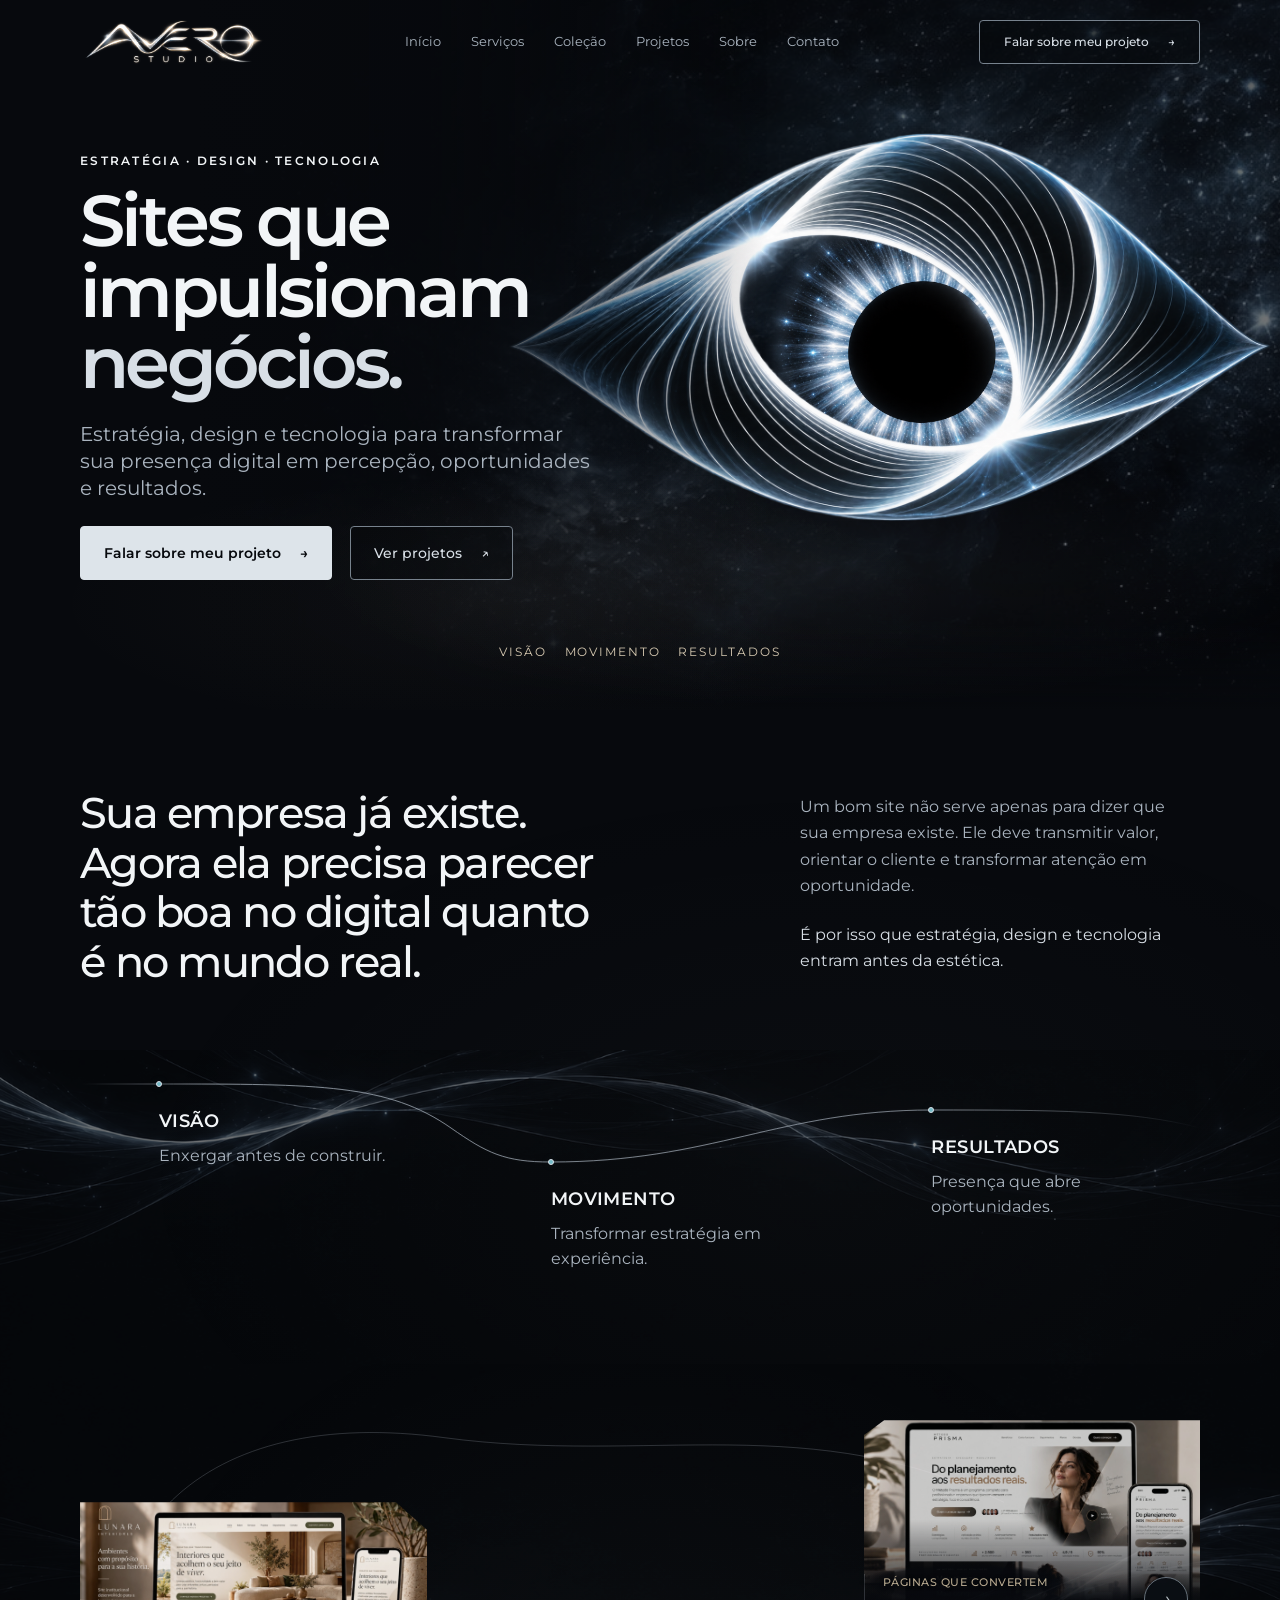
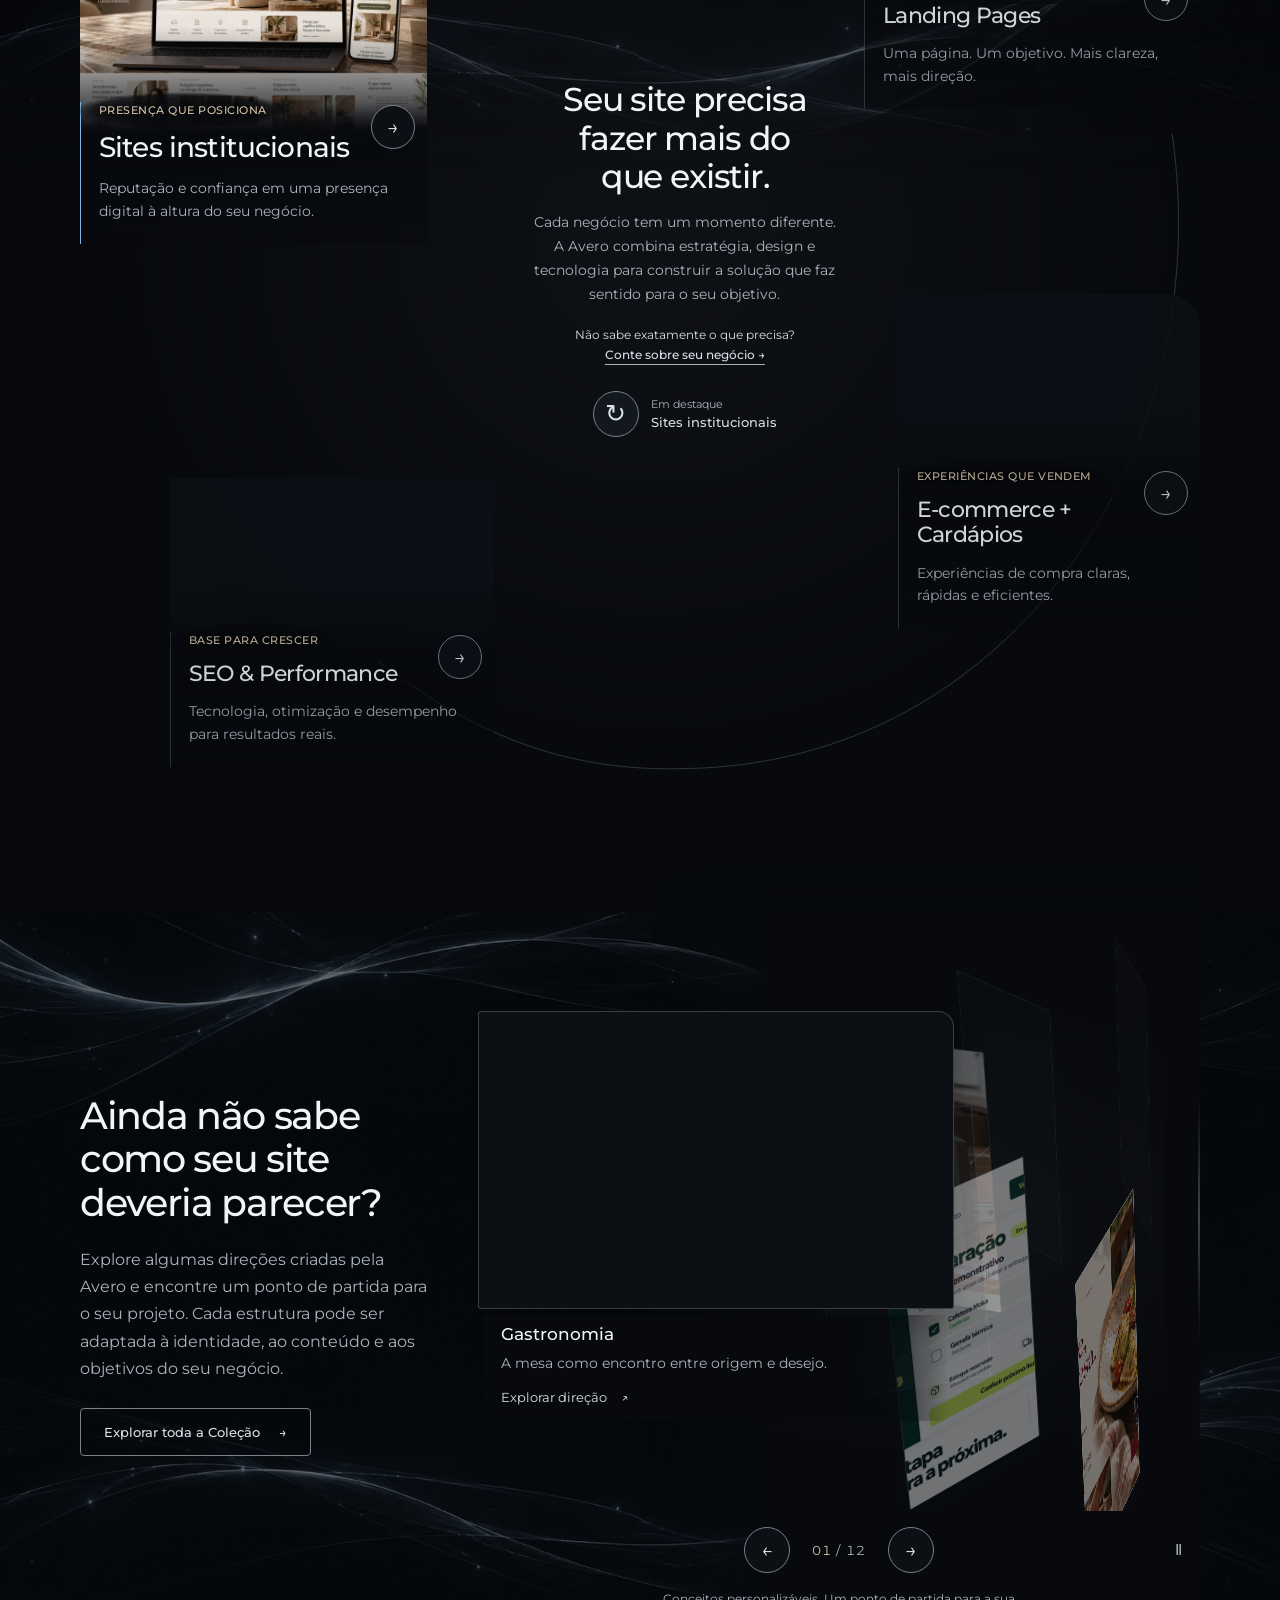
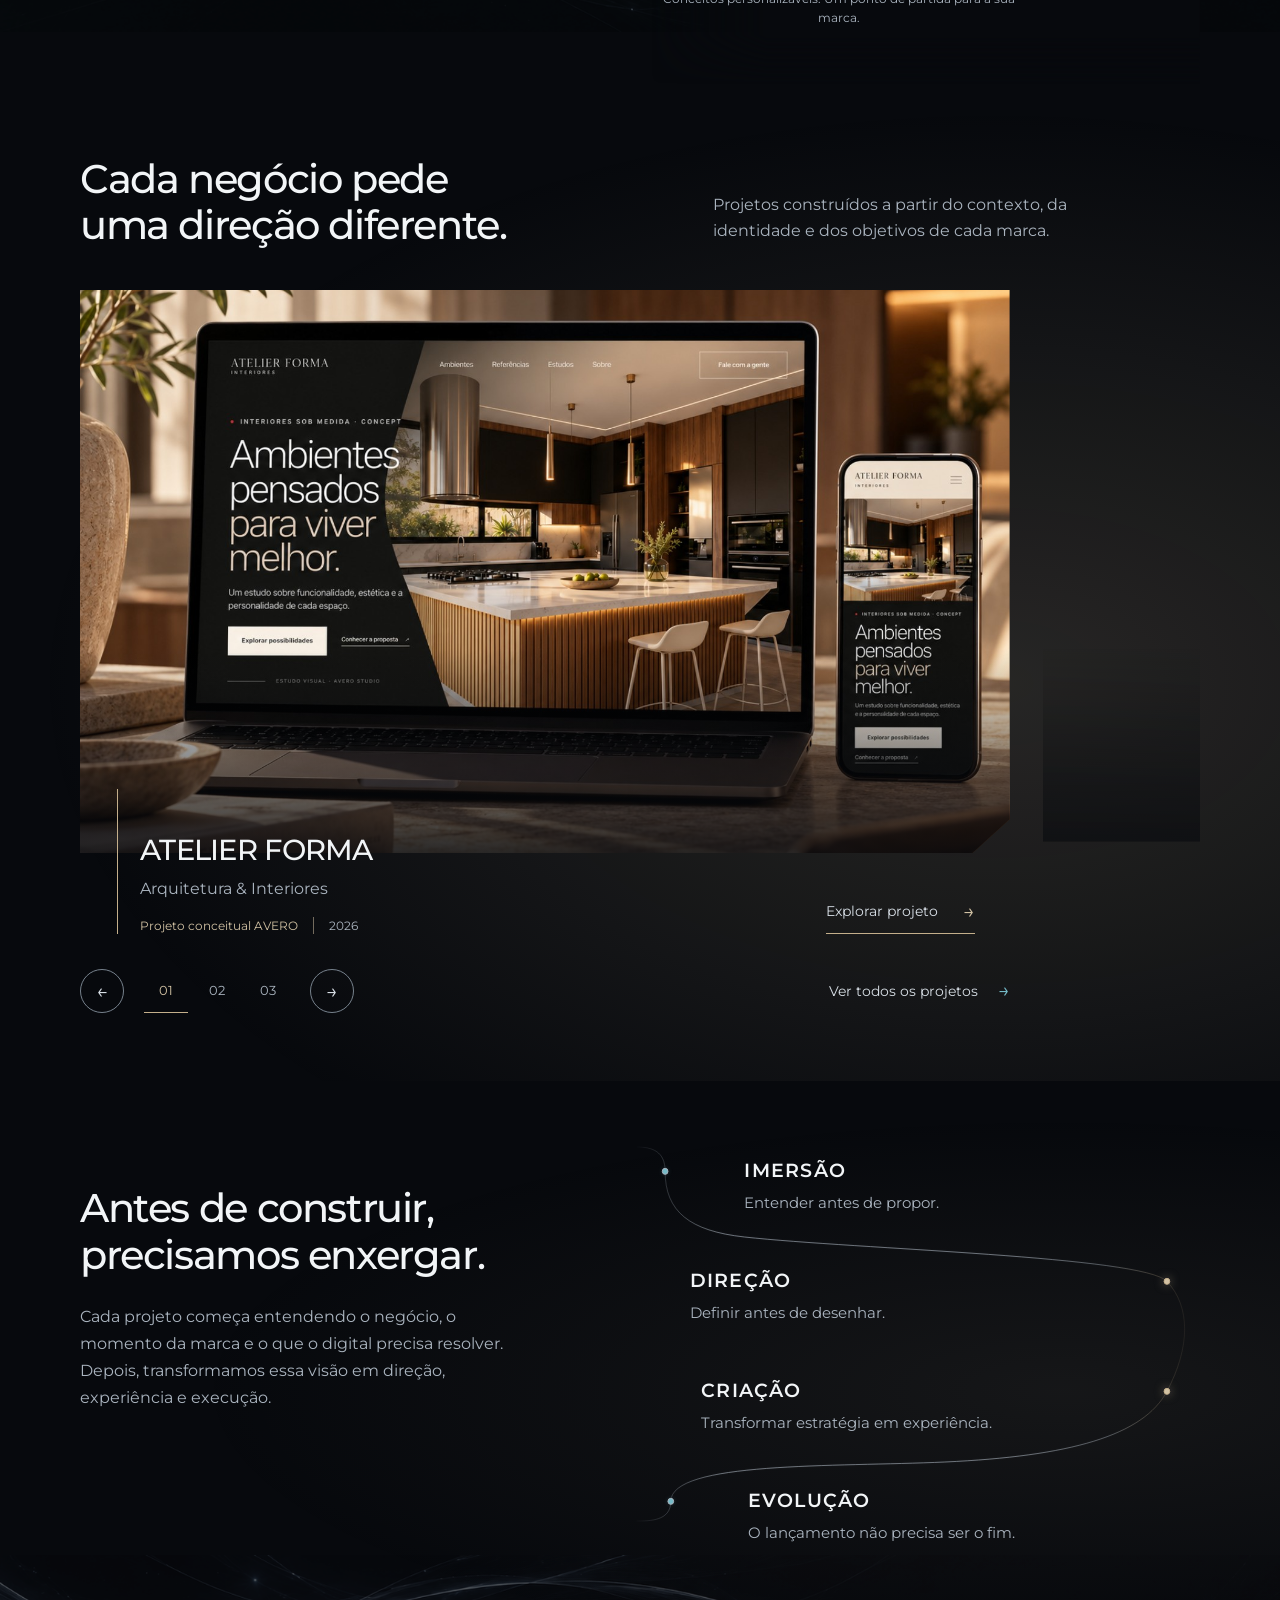
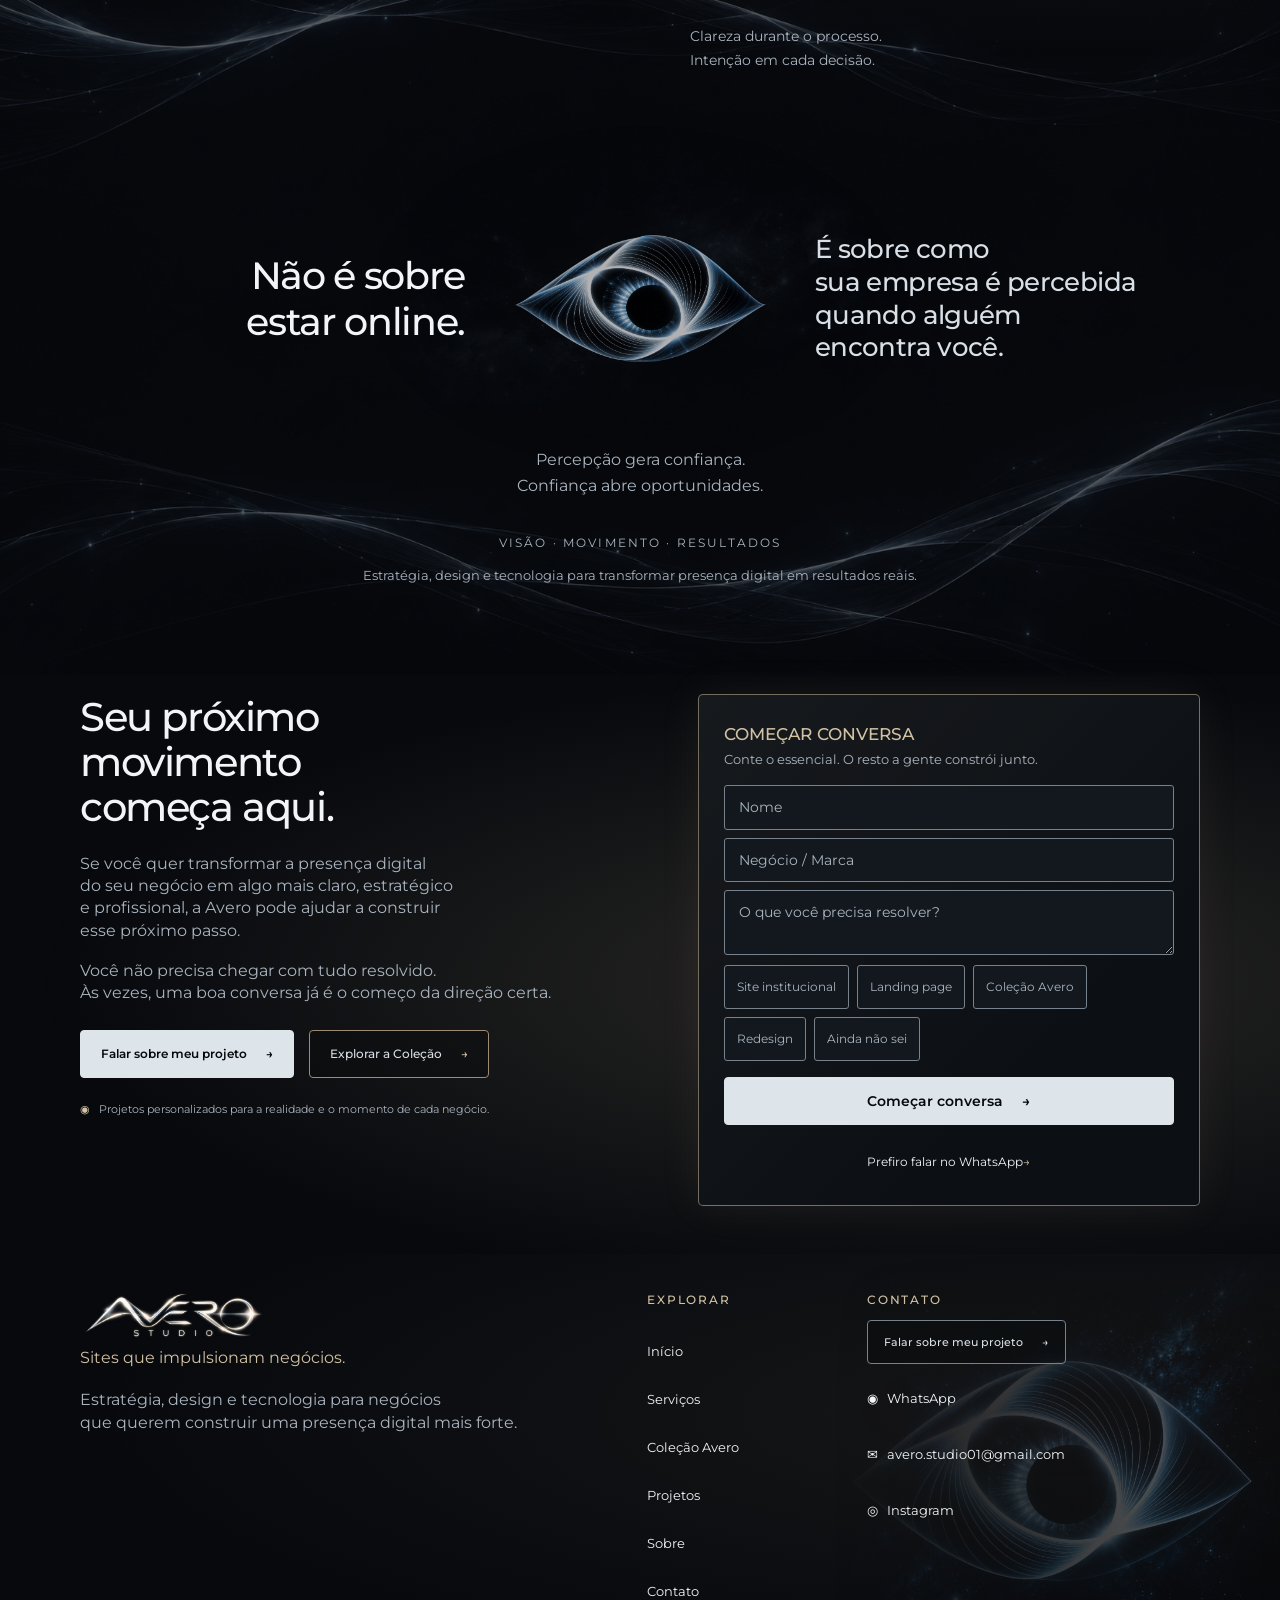
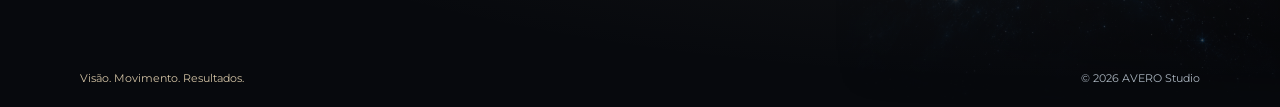
<file: index.html>
<!doctype html>
<html lang="pt-BR" class="avero-palette-b">
<head>
  <meta charset="utf-8">
  <meta name="viewport" content="width=device-width, initial-scale=1">
  <meta name="theme-color" content="#050A13">
  <meta name="description" content="AVERO Studio — estratégia, design e tecnologia para transformar sua presença digital em percepção, oportunidades e resultados.">
  <title>AVERO Studio — Sites que impulsionam negócios</title>
  <link rel="preconnect" href="https://fonts.googleapis.com">
  <link rel="preconnect" href="https://fonts.gstatic.com" crossorigin>
  <link href="https://fonts.googleapis.com/css2?family=Montserrat:wght@400;500;600;700&display=swap" rel="stylesheet">
  <link rel="stylesheet" href="styles.css">
  <link rel="icon" href="assets/avero-eye.png" type="image/png">
  <link rel="preload" as="image" href="assets/avero-eye-isolated-v1.webp" media="(max-width:900px)">
  <link rel="preload" as="image" href="assets/hero-eye-frame-official.png" media="(min-width:901px)">
  <link rel="preload" as="image" href="assets/hero-eye-iris-official.png" media="(min-width:901px)">
  <script src="script.js" defer></script>
</head>
<body>
<div class="page-flow" aria-hidden="true"><span></span><span></span><span></span></div>
<a class="skip-link" href="#main">Ir para o conteúdo</a>
<header class="site-header" id="top">
  <div class="container header-inner">
    <a class="brand" href="#top" aria-label="AVERO Studio — início"><span class="brand-art" role="img" aria-label="AVERO Studio"><img src="assets/avero-wordmark-provisional-01-16a.png" alt="" width="2172" height="724" decoding="async"></span></a>
    <nav class="desktop-nav" aria-label="Navegação principal"><a href="#top">Início</a><a href="#servicos">Serviços</a><a href="#colecao">Coleção</a><a href="#projetos">Projetos</a><a href="#sobre">Sobre</a><a href="#contato">Contato</a></nav>
    <a class="btn btn-outline desktop-cta" href="https://wa.me/5534997374006" target="_blank" rel="noopener noreferrer">Falar sobre meu projeto <span aria-hidden="true">→</span></a>
    <button class="menu-toggle" aria-label="Abrir menu" aria-expanded="false" aria-controls="mobile-nav"><span></span><span></span><span></span></button>
  </div>
  <nav class="mobile-nav" id="mobile-nav" aria-label="Navegação móvel" hidden><a href="#top">Início</a><a href="#servicos">Serviços</a><a href="#colecao">Coleção</a><a href="#projetos">Projetos</a><a href="#sobre">Sobre</a><a href="#contato">Contato</a></nav>
</header>
<main id="main" tabindex="-1">
  <section class="hero" aria-labelledby="hero-title">
    <!-- Desktop uses the supplied frame and iris; the approved mobile symbol stays static. -->
    <div class="hero-art" aria-hidden="true" data-hero-layer="base">
      <span class="hero-nebula-layer" data-hero-layer="atmosphere"></span>
      <span class="hero-eye-layer" data-hero-layer="official-eye">
        <span class="hero-eye-iris-window" data-hero-layer="iris-mask">
          <span class="hero-eye-iris" data-hero-layer="iris"></span>
        </span>
        <span class="hero-eye-structure" data-hero-layer="structure"></span>
      </span>
      <span class="hero-shade-layer" data-hero-layer="contrast"></span>
    </div>
    <div class="container hero-content">
      <p class="eyebrow">ESTRATÉGIA · DESIGN · TECNOLOGIA</p>
      <h1 id="hero-title">Sites que <br>impulsionam <br><em>negócios.</em></h1>
      <p class="lead">Estratégia, design e tecnologia para transformar sua presença digital em percepção, oportunidades e resultados.</p>
      <div class="actions"><a class="btn btn-primary" href="https://wa.me/5534997374006" target="_blank" rel="noopener noreferrer">Falar sobre meu projeto <span aria-hidden="true">→</span></a><a class="btn btn-outline" href="#projetos">Ver projetos <span aria-hidden="true">↗</span></a></div>
      <div class="hero-mobile-eye" aria-hidden="true" data-hero-layer="mobile-eye-composite" data-motion="static"></div>
      <p class="hero-signature">VISÃO <br>MOVIMENTO <br>RESULTADOS</p>
    </div>
  </section>
  <section class="positioning section-shell" id="posicionamento" aria-labelledby="position-title">
    <div class="container">
      <div class="split-copy">
        <h2 id="position-title">Sua empresa já existe. <br>Agora ela precisa parecer <br>tão boa no digital quanto <br>é no mundo real.</h2>
        <div class="copy-side"><p>Um bom site não serve apenas para dizer que sua empresa existe. Ele deve transmitir valor, orientar o cliente e transformar atenção em oportunidade.</p><p>É por isso que estratégia, design e tecnologia entram antes da estética.</p></div>
      </div>
      <div class="position-journey" data-motion="static">
        <!-- One static trajectory; the ordered list remains the reading order at every width. -->
        <svg class="pillar-line" viewBox="0 0 1280 240" preserveAspectRatio="none" aria-hidden="true" focusable="false">
          <defs><linearGradient id="position-trajectory-fade" x1="0" x2="1"><stop offset="0" stop-color="#4da3ff" stop-opacity="0"/><stop offset=".12" stop-color="#7cb4e1" stop-opacity=".72"/><stop offset=".76" stop-color="#7cb4e1" stop-opacity=".64"/><stop offset="1" stop-color="#4da3ff" stop-opacity="0"/></linearGradient></defs>
          <path d="M0 44 H90 C275 44 352 44 424 88 C465 113 485 122 538 122 C722 122 800 70 973 70 C1110 70 1203 70 1280 88"/>
        </svg>
        <ol class="pillars" role="list" aria-label="Da visão aos resultados">
          <li class="pillar pillar--vision"><svg class="pillar-mobile-segment" viewBox="0 0 64 100" preserveAspectRatio="none" aria-hidden="true" focusable="false"><path d="M32 0 C16 30 48 65 32 100"/></svg><span class="pillar-node" aria-hidden="true"></span><h3>VISÃO</h3><p>Enxergar antes de construir.</p></li>
          <li class="pillar pillar--movement"><svg class="pillar-mobile-segment" viewBox="0 0 64 100" preserveAspectRatio="none" aria-hidden="true" focusable="false"><path d="M32 0 C48 30 16 65 32 100"/></svg><span class="pillar-node" aria-hidden="true"></span><h3>MOVIMENTO</h3><p>Transformar estratégia em experiência.</p></li>
          <li class="pillar pillar--results"><svg class="pillar-mobile-segment" viewBox="0 0 64 100" preserveAspectRatio="none" aria-hidden="true" focusable="false"><path d="M32 0 C16 30 48 65 32 100"/></svg><span class="pillar-node" aria-hidden="true"></span><h3>RESULTADOS</h3><p>Presença que abre oportunidades.</p></li>
        </ol>
      </div>
    </div>
  </section>
  <section class="services section-shell" id="servicos" aria-labelledby="services-title">
    <div class="container services-layout services-orbit">
      <svg class="services-trajectory" viewBox="0 0 1200 1000" preserveAspectRatio="none" aria-hidden="true" focusable="false"><path d="M42 350 C-15 110 135 -15 390 18 C610 46 785 -12 990 84"/><path d="M1170 320 C1220 640 1000 965 645 968 C490 972 390 910 308 850"/></svg>
      <div class="services-intro"><h2 id="services-title">Seu site precisa <br>fazer mais do <br>que existir.</h2><p>Cada negócio tem um momento diferente. A Avero combina estratégia, design e tecnologia para construir a solução que faz sentido para o seu objetivo.</p><a class="text-cta" href="#contato">Não sabe exatamente o que precisa? <br><strong>Conte sobre seu negócio <span aria-hidden="true">→</span></strong></a><div class="service-orbit-navigation" hidden><button class="service-orbit-next" type="button" aria-controls="service-solutions" aria-label="Destacar próxima solução"><span aria-hidden="true">↻</span></button><p class="service-orbit-current">Em destaque <strong>Sites institucionais</strong></p></div></div>
      <div class="service-grid" id="service-solutions">
        <article class="service-card service-card--institutional" data-orbit-slot="0">
          <div class="service-visual"><img class="service-image service-institutional" src="assets/service-institutional.png" alt="Site institucional em telas de computador e celular" width="1536" height="1152" loading="lazy" decoding="async"></div>
          <div class="service-copy">
            <div class="service-kicker"><small>PRESENÇA QUE POSICIONA</small></div>
            <h3>Sites institucionais</h3>
            <div class="service-footer"><p>Reputação e confiança em uma presença digital à altura do seu negócio.</p><a class="circle-link service-link" href="/servicos/sites-institucionais" data-service="Site institucional" aria-label="Saiba mais sobre Sites Institucionais">→</a></div>
          </div>
        </article>
        <article class="service-card service-card--landing" data-orbit-slot="1">
          <div class="service-visual"><img class="service-image service-landing" src="assets/service-landing.png" alt="Landing page com versão para celular" width="1536" height="1152" loading="lazy" decoding="async"></div>
          <div class="service-copy">
            <div class="service-kicker"><small>PÁGINAS QUE CONVERTEM</small></div>
            <h3>Landing Pages</h3>
            <div class="service-footer"><p>Uma página. Um objetivo. Mais clareza, mais direção.</p><a class="circle-link service-link" href="/servicos/landing-pages" data-service="Landing page" aria-label="Saiba mais sobre Landing Pages">→</a></div>
          </div>
        </article>
        <article class="service-card service-card--commerce" data-orbit-slot="2">
          <div class="service-visual"><img class="service-image service-commerce" src="assets/service-commerce.png" alt="Loja e cardápio digital em computador e celular" width="1536" height="1152" loading="lazy" decoding="async"></div>
          <div class="service-copy">
            <div class="service-kicker"><small>EXPERIÊNCIAS QUE VENDEM</small></div>
            <h3>E-commerce + Cardápios</h3>
            <div class="service-footer"><p>Experiências de compra claras, rápidas e eficientes.</p><a class="circle-link service-link" href="/servicos/ecommerce-cardapios" data-service="E-commerce / Cardápio" aria-label="Saiba mais sobre E-commerce e Cardápios">→</a></div>
          </div>
        </article>
        <article class="service-card service-card--seo" data-orbit-slot="3">
          <div class="service-visual"><img class="service-image service-seo" src="assets/service-performance.png" alt="Painéis de busca, métricas e desempenho" width="1536" height="1152" loading="lazy" decoding="async"></div>
          <div class="service-copy">
            <div class="service-kicker"><small>BASE PARA CRESCER</small></div>
            <h3>SEO &amp; Performance</h3>
            <div class="service-footer"><p>Tecnologia, otimização e desempenho para resultados reais.</p><a class="circle-link service-link" href="/servicos/seo-performance" data-service="SEO & Performance" aria-label="Saiba mais sobre SEO e Performance">→</a></div>
          </div>
        </article>
      </div>
    </div>
  </section>
  <section class="collection section-shell" id="colecao" aria-labelledby="collection-title">
    <div class="container collection-layout">
      <div class="collection-intro"><h2 id="collection-title">Ainda não sabe <br>como seu site <br>deveria parecer?</h2><p>Explore algumas direções criadas pela Avero e encontre um ponto de partida para o seu projeto. Cada estrutura pode ser adaptada à identidade, ao conteúdo e aos objetivos do seu negócio.</p><a class="btn btn-outline" href="#catalogo">Explorar toda a Coleção <span aria-hidden="true">→</span></a></div>
      <div class="collection-system" id="catalogo" role="region" aria-label="Direções personalizáveis da Coleção Avero">
        <div class="collection-engine">
          <svg class="collection-axis" viewBox="0 0 700 490" preserveAspectRatio="none" aria-hidden="true" focusable="false"><defs><linearGradient id="collection-orbit-fade"><stop stop-color="#7daacf" stop-opacity="0"/><stop offset=".45" stop-color="#7daacf" stop-opacity=".48"/><stop offset="1" stop-color="#7daacf" stop-opacity="0"/></linearGradient></defs><path d="M32 208 C72 38 420 2 607 114 C764 218 599 449 344 463"/><path d="M112 423 C215 489 534 456 604 285"/><circle cx="470" cy="230" r="3"/></svg>
          <ol class="collection-pieces" id="collection-directions" role="list" aria-label="12 direções organizadas por setor" tabindex="0">
          <li class="collection-piece" data-direction="gastronomia-v1" data-sector="gastronomia" data-variant="01" data-thumbnail="assets/colecao-avero/v2/COLECAO-AVERO-01-GASTRONOMIA.png" data-provisional="false">
            <article aria-labelledby="direction-gastronomia-v1">
              <div class="collection-piece-visual"><img src="assets/colecao-avero/v2/COLECAO-AVERO-01-GASTRONOMIA.png" alt="Conceito demonstrativo da Coleção Avero: Gastronomia." width="1536" height="1024" loading="lazy" decoding="async"></div>
              <div class="collection-piece-copy"><h3 id="direction-gastronomia-v1">Gastronomia</h3><p>A mesa como encontro entre origem e desejo.</p><a href="#contato" data-project="Gastronomia" aria-label="Explorar direção Gastronomia">Explorar direção <span aria-hidden="true">↗</span></a></div>
            </article>
          </li>
          <li class="collection-piece" data-direction="arquitetura-interiores-v1" data-sector="arquitetura-interiores" data-variant="01" data-thumbnail="assets/colecao-avero/v2/COLECAO-AVERO-02-ARQUITETURA-INTERIORES.png" data-provisional="false">
            <article aria-labelledby="direction-arquitetura-interiores-v1">
              <div class="collection-piece-visual"><img src="assets/colecao-avero/v2/COLECAO-AVERO-02-ARQUITETURA-INTERIORES.png" alt="Conceito demonstrativo da Coleção Avero: Arquitetura &amp; Interiores." width="1536" height="1024" loading="lazy" decoding="async"></div>
              <div class="collection-piece-copy"><h3 id="direction-arquitetura-interiores-v1">Arquitetura &amp; Interiores</h3><p>Mostrar como uma decisão de desenho vira espaço vivido.</p><a href="#contato" data-project="Arquitetura &amp; Interiores" aria-label="Explorar direção Arquitetura &amp; Interiores">Explorar direção <span aria-hidden="true">↗</span></a></div>
            </article>
          </li>
          <li class="collection-piece" data-direction="hotelaria-v1" data-sector="hotelaria" data-variant="01" data-thumbnail="assets/colecao-avero/v2/COLECAO-AVERO-03-HOTELARIA.png" data-provisional="false">
            <article aria-labelledby="direction-hotelaria-v1">
              <div class="collection-piece-visual"><img src="assets/colecao-avero/v2/COLECAO-AVERO-03-HOTELARIA.png" alt="Conceito demonstrativo da Coleção Avero: Hotelaria." width="1536" height="1024" loading="lazy" decoding="async"></div>
              <div class="collection-piece-copy"><h3 id="direction-hotelaria-v1">Hotelaria</h3><p>A estadia como aproximação com o ritmo da serra.</p><a href="#contato" data-project="Hotelaria" aria-label="Explorar direção Hotelaria">Explorar direção <span aria-hidden="true">↗</span></a></div>
            </article>
          </li>
          <li class="collection-piece" data-direction="estetica-beleza-v1" data-sector="estetica-beleza" data-variant="01" data-thumbnail="assets/colecao-avero/v2/COLECAO-AVERO-04-ESTETICA-BELEZA.png" data-provisional="false">
            <article aria-labelledby="direction-estetica-beleza-v1">
              <div class="collection-piece-visual"><img src="assets/colecao-avero/v2/COLECAO-AVERO-04-ESTETICA-BELEZA.png" alt="Conceito demonstrativo da Coleção Avero: Estética &amp; Beleza." width="1536" height="1024" loading="lazy" decoding="async"></div>
              <div class="collection-piece-copy"><h3 id="direction-estetica-beleza-v1">Estética &amp; Beleza</h3><p>Cuidado individual com presença editorial e pele real.</p><a href="#contato" data-project="Estética &amp; Beleza" aria-label="Explorar direção Estética &amp; Beleza">Explorar direção <span aria-hidden="true">↗</span></a></div>
            </article>
          </li>
          <li class="collection-piece" data-direction="saude-v1" data-sector="saude" data-variant="01" data-thumbnail="assets/colecao-avero/v2/COLECAO-AVERO-05-SAUDE.jpg" data-provisional="false">
            <article aria-labelledby="direction-saude-v1">
              <div class="collection-piece-visual"><img src="assets/colecao-avero/v2/COLECAO-AVERO-05-SAUDE.jpg" alt="Conceito demonstrativo da Coleção Avero: Saúde." width="1536" height="1024" loading="lazy" decoding="async"></div>
              <div class="collection-piece-copy"><h3 id="direction-saude-v1">Saúde</h3><p>A jornada de atendimento começa pela escuta.</p><a href="#contato" data-project="Saúde" aria-label="Explorar direção Saúde">Explorar direção <span aria-hidden="true">↗</span></a></div>
            </article>
          </li>
          <li class="collection-piece" data-direction="moda-v1" data-sector="moda" data-variant="01" data-thumbnail="assets/colecao-avero/v2/COLECAO-AVERO-06-MODA.png" data-provisional="false">
            <article aria-labelledby="direction-moda-v1">
              <div class="collection-piece-visual"><img src="assets/colecao-avero/v2/COLECAO-AVERO-06-MODA.png" alt="Conceito demonstrativo da Coleção Avero: Moda." width="1536" height="1024" loading="lazy" decoding="async"></div>
              <div class="collection-piece-copy"><h3 id="direction-moda-v1">Moda</h3><p>Vestir como escolha de direção e atitude.</p><a href="#contato" data-project="Moda" aria-label="Explorar direção Moda">Explorar direção <span aria-hidden="true">↗</span></a></div>
            </article>
          </li>
          <li class="collection-piece" data-direction="varejo-v1" data-sector="varejo" data-variant="01" data-thumbnail="assets/colecao-avero/v2/COLECAO-AVERO-07-VAREJO.png" data-provisional="false">
            <article aria-labelledby="direction-varejo-v1">
              <div class="collection-piece-visual"><img src="assets/colecao-avero/v2/COLECAO-AVERO-07-VAREJO.png" alt="Conceito demonstrativo da Coleção Avero: Varejo." width="1536" height="1024" loading="lazy" decoding="async"></div>
              <div class="collection-piece-copy"><h3 id="direction-varejo-v1">Varejo</h3><p>Curadoria útil que facilita escolhas de compra.</p><a href="#contato" data-project="Varejo" aria-label="Explorar direção Varejo">Explorar direção <span aria-hidden="true">↗</span></a></div>
            </article>
          </li>
          <li class="collection-piece" data-direction="barbearia-v1" data-sector="barbearia" data-variant="01" data-thumbnail="assets/colecao-avero/v2/COLECAO-AVERO-08-BARBEARIA.png" data-provisional="false">
            <article aria-labelledby="direction-barbearia-v1">
              <div class="collection-piece-visual"><img src="assets/colecao-avero/v2/COLECAO-AVERO-08-BARBEARIA.png" alt="Conceito demonstrativo da Coleção Avero: Barbearia." width="1536" height="1024" loading="lazy" decoding="async"></div>
              <div class="collection-piece-copy"><h3 id="direction-barbearia-v1">Barbearia</h3><p>O corte como cuidado com a presença cotidiana.</p><a href="#contato" data-project="Barbearia" aria-label="Explorar direção Barbearia">Explorar direção <span aria-hidden="true">↗</span></a></div>
            </article>
          </li>
          <li class="collection-piece" data-direction="coquetelaria-v1" data-sector="coquetelaria" data-variant="01" data-thumbnail="assets/colecao-avero/v2/COLECAO-AVERO-09-COQUETELARIA.jpg" data-provisional="false">
            <article aria-labelledby="direction-coquetelaria-v1">
              <div class="collection-piece-visual"><img src="assets/colecao-avero/v2/COLECAO-AVERO-09-COQUETELARIA.jpg" alt="Conceito demonstrativo da Coleção Avero: Coquetelaria." width="1536" height="1024" loading="lazy" decoding="async"></div>
              <div class="collection-piece-copy"><h3 id="direction-coquetelaria-v1">Coquetelaria</h3><p>O primeiro gole inicia uma experiência de encontro.</p><a href="#contato" data-project="Coquetelaria" aria-label="Explorar direção Coquetelaria">Explorar direção <span aria-hidden="true">↗</span></a></div>
            </article>
          </li>
          <li class="collection-piece" data-direction="moveis-planejados-v1" data-sector="moveis-planejados" data-variant="01" data-thumbnail="assets/colecao-avero/v2/COLECAO-AVERO-10-MOVEIS-PLANEJADOS.png" data-provisional="false">
            <article aria-labelledby="direction-moveis-planejados-v1">
              <div class="collection-piece-visual"><img src="assets/colecao-avero/v2/COLECAO-AVERO-10-MOVEIS-PLANEJADOS.png" alt="Conceito demonstrativo da Coleção Avero: Móveis Planejados." width="1536" height="1024" loading="lazy" decoding="async"></div>
              <div class="collection-piece-copy"><h3 id="direction-moveis-planejados-v1">Móveis Planejados</h3><p>A personalização aparece no uso e no detalhe construtivo.</p><a href="#contato" data-project="Móveis Planejados" aria-label="Explorar direção Móveis Planejados">Explorar direção <span aria-hidden="true">↗</span></a></div>
            </article>
          </li>
          <li class="collection-piece" data-direction="institucional-premium-v1" data-sector="institucional-premium" data-variant="01" data-thumbnail="assets/colecao-avero/v2/COLECAO-AVERO-11-INSTITUCIONAL-PREMIUM.jpg" data-provisional="false">
            <article aria-labelledby="direction-institucional-premium-v1">
              <div class="collection-piece-visual"><img src="assets/colecao-avero/v2/COLECAO-AVERO-11-INSTITUCIONAL-PREMIUM.jpg" alt="Conceito demonstrativo da Coleção Avero: Institucional Premium." width="1536" height="1024" loading="lazy" decoding="async"></div>
              <div class="collection-piece-copy"><h3 id="direction-institucional-premium-v1">Institucional Premium</h3><p>Clareza estratégica com acompanhamento estruturado.</p><a href="#contato" data-project="Institucional Premium" aria-label="Explorar direção Institucional Premium">Explorar direção <span aria-hidden="true">↗</span></a></div>
            </article>
          </li>
          <li class="collection-piece" data-direction="solucao-tecnologica-comercial-v1" data-sector="solucao-tecnologica-comercial" data-variant="01" data-thumbnail="assets/colecao-avero/v2/COLECAO-AVERO-12-SOLUCAO-TECNOLOGICA-COMERCIAL.png" data-provisional="false">
            <article aria-labelledby="direction-solucao-tecnologica-comercial-v1">
              <div class="collection-piece-visual"><img src="assets/colecao-avero/v2/COLECAO-AVERO-12-SOLUCAO-TECNOLOGICA-COMERCIAL.png" alt="Conceito demonstrativo da Coleção Avero: Solução Tecnológica / Comercial." width="1536" height="1024" loading="lazy" decoding="async"></div>
              <div class="collection-piece-copy"><h3 id="direction-solucao-tecnologica-comercial-v1">Solução Tecnológica / Comercial</h3><p>Explicar como um pedido atravessa as etapas do negócio.</p><a href="#contato" data-project="Solução Tecnológica / Comercial" aria-label="Explorar direção Solução Tecnológica / Comercial">Explorar direção <span aria-hidden="true">↗</span></a></div>
            </article>
          </li>
          </ol>
        </div>
        <div class="collection-navigation" role="group" aria-label="Navegação da Coleção" hidden><button type="button" class="circle-link collection-previous" aria-controls="collection-directions" aria-label="Ver direção anterior">←</button><span class="collection-position" aria-label="Direção 1 de 12"><span class="collection-current">01</span><span aria-hidden="true"> / </span><span class="collection-total">12</span></span><button type="button" class="circle-link collection-next" aria-controls="collection-directions" aria-label="Ver próxima direção">→</button><button type="button" class="collection-ambient-toggle" aria-pressed="false" aria-label="Pausar movimento do conjunto" hidden><span aria-hidden="true">Ⅱ</span></button></div>
        <p class="collection-note">Conceitos personalizáveis. Um ponto de partida para a sua marca.</p>
        <p class="sr-only collection-announcement" role="status" aria-atomic="true"></p>
      </div>
    </div>
  </section>
  <section class="projects section-shell" id="projetos" aria-labelledby="projects-title">
    <div class="container project-showcase">
      <div class="projects-intro">
        <h2 id="projects-title">Cada negócio pede <br>uma direção diferente.</h2>
        <p>Projetos construídos a partir do contexto, da identidade e dos objetivos de cada marca.</p>
      </div>
      <div class="project-viewport" role="region" aria-roledescription="carrossel" aria-label="Vitrine de projetos" tabindex="0">
        <div class="project-track" id="project-list">
          <article class="project-slide" aria-labelledby="project-atelier-forma-name">
            <div class="project-visual"><img class="project-art" src="assets/project-atelier-forma.jpg" alt="Atelier Forma: projeto conceitual de interiores em notebook e celular" width="1536" height="1152" loading="lazy" decoding="async"></div>
            <div class="project-details">
              <div class="project-identity"><h3 id="project-atelier-forma-name">ATELIER FORMA</h3><p>Arquitetura &amp; Interiores</p><div class="project-tags"><span>Projeto conceitual AVERO</span><span>2026</span></div></div>
              <a class="project-cta" href="https://avero-concept-interiores.vercel.app/" target="_blank" rel="noopener noreferrer" aria-label="Abrir demo do Atelier Forma em nova aba">Explorar projeto <span aria-hidden="true">→</span></a>
            </div>
          </article>
          <article class="project-slide" aria-labelledby="project-estudio-lume-name">
            <div class="project-visual"><img class="project-art" src="assets/project-estudio-lume.jpg" alt="Estúdio Lume: projeto conceitual de arquitetura em notebook e celular" width="1536" height="1152" loading="lazy" decoding="async"></div>
            <div class="project-details">
              <div class="project-identity"><h3 id="project-estudio-lume-name">ESTÚDIO LUME</h3><p>Arquitetura autoral</p><div class="project-tags"><span>Projeto conceitual AVERO</span><span>2026</span></div></div>
              <a class="project-cta" href="https://avero-arquitetura-conceitual.vercel.app/" target="_blank" rel="noopener noreferrer" aria-label="Abrir demo do Estúdio Lume em nova aba">Explorar projeto <span aria-hidden="true">→</span></a>
            </div>
          </article>
          <article class="project-slide" aria-labelledby="project-essentia-odonto-name">
            <div class="project-visual"><img class="project-art" src="assets/project-essentia-odonto.jpg" alt="Essentia Odonto: projeto conceitual de odontologia em notebook e celular" width="1536" height="1152" loading="lazy" decoding="async"></div>
            <div class="project-details">
              <div class="project-identity"><h3 id="project-essentia-odonto-name">ESSENTIA ODONTO</h3><p>Saúde &amp; Odontologia</p><div class="project-tags"><span>Projeto conceitual AVERO</span><span>2026</span></div></div>
              <a class="project-cta" href="https://essentia-odonto-demo.vercel.app/" target="_blank" rel="noopener noreferrer" aria-label="Abrir demo da Essentia Odonto em nova aba">Explorar projeto <span aria-hidden="true">→</span></a>
            </div>
          </article>
        </div>
      </div>
      <div class="project-showcase-footer">
        <div class="project-carousel-controls" role="group" aria-label="Controles dos projetos" hidden>
          <button type="button" class="circle-link project-prev" aria-controls="project-list" aria-label="Ver projeto anterior">←</button>
          <div class="project-pagination" role="group" aria-label="Projetos em destaque">
            <button type="button" aria-controls="project-list" aria-label="Ver Atelier Forma" aria-current="true" class="active">01</button>
            <button type="button" aria-controls="project-list" aria-label="Ver Estúdio Lume">02</button>
            <button type="button" aria-controls="project-list" aria-label="Ver Essentia Odonto">03</button>
          </div>
          <button type="button" class="circle-link project-next" aria-controls="project-list" aria-label="Ver próximo projeto">→</button>
        </div>
        <a class="all-projects" href="#project-list">Ver todos os projetos <span aria-hidden="true">→</span></a>
      </div>
      <p class="sr-only project-announcement" role="status" aria-atomic="true"></p>
    </div>
  </section>
  <section class="method section-shell" id="sobre" aria-labelledby="method-title">
    <div class="container method-layout">
      <div class="method-intro">
        <h2 id="method-title">Antes de construir, <br>precisamos enxergar.</h2>
        <p>Cada projeto começa entendendo o negócio, o momento da marca e o que o digital precisa resolver. Depois, transformamos essa visão em direção, experiência e execução.</p>
      </div>
      <div class="method-journey">
        <div class="method-route" data-motion="static">
          <svg class="method-path method-path--desktop" viewBox="0 0 600 460" preserveAspectRatio="none" aria-hidden="true" focusable="false">
            <defs><linearGradient id="method-desktop-fade" gradientUnits="userSpaceOnUse" x1="0" y1="0" x2="600" y2="0"><stop offset="0" stop-color="var(--line)" stop-opacity="0"/><stop offset="0.16" stop-color="var(--line)" stop-opacity="0.58"/><stop offset="0.66" stop-color="var(--line)" stop-opacity="0.58"/><stop offset="0.84" stop-color="var(--line)" stop-opacity="0.4"/><stop offset="0.93" stop-color="var(--line)" stop-opacity="0.2"/><stop offset="1" stop-color="var(--line)" stop-opacity="0"/></linearGradient></defs>
            <path d="M4 0 C20 0 34 4 34 24.35 C34 64.7 60 84 118 90 C236 102.206897 540 109.35 565 134.35 C590 159.35 590 199.95 565 244.35 C540 288.75 462 309.310345 330 315 C214 320 40 314 40 354.35 C40 374 18 374 4 374"/>
            <g class="method-nodes"><circle cx="34" cy="24.35" r="3"/><circle cx="565" cy="134.35" r="3"/><circle cx="565" cy="244.35" r="3"/><circle cx="40" cy="354.35" r="3"/></g>
          </svg>
          <svg class="method-path method-path--mobile" viewBox="0 0 400 460" preserveAspectRatio="none" aria-hidden="true" focusable="false">
            <defs><linearGradient id="method-mobile-fade" gradientUnits="userSpaceOnUse" x1="0" y1="0" x2="400" y2="0"><stop offset="0" stop-color="var(--line)" stop-opacity="0"/><stop offset="0.16" stop-color="var(--line)" stop-opacity="0.58"/><stop offset="0.66" stop-color="var(--line)" stop-opacity="0.58"/><stop offset="0.84" stop-color="var(--line)" stop-opacity="0.4"/><stop offset="0.93" stop-color="var(--line)" stop-opacity="0.2"/><stop offset="1" stop-color="var(--line)" stop-opacity="0"/></linearGradient></defs>
            <path d="M4 2 C36 2 75 4 75 26.66 C75 66 97 88 148 96 C215 106.509804 339 112.68 362 136.18 C385 159.68 362 201.21 362 245.71 C362 296.71 398 330 290 330 C182 330 75 330 75 355.24 C75 389 30 371 4 371"/>
            <g class="method-nodes"><circle cx="75" cy="26.66" r="3"/><circle cx="362" cy="136.18" r="3"/><circle cx="362" cy="245.71" r="3"/><circle cx="75" cy="355.24" r="3"/></g>
          </svg>
          <svg class="method-path method-path--phone" viewBox="0 0 400 460" preserveAspectRatio="none" aria-hidden="true" focusable="false">
            <defs><linearGradient id="method-phone-fade" gradientUnits="userSpaceOnUse" x1="0" y1="0" x2="400" y2="0"><stop offset="0" stop-color="var(--line)" stop-opacity="0"/><stop offset="0.16" stop-color="var(--line)" stop-opacity="0.58"/><stop offset="0.66" stop-color="var(--line)" stop-opacity="0.58"/><stop offset="0.84" stop-color="var(--line)" stop-opacity="0.4"/><stop offset="0.93" stop-color="var(--line)" stop-opacity="0.2"/><stop offset="1" stop-color="var(--line)" stop-opacity="0"/></linearGradient></defs>
            <path d="M4 2 C36 2 75 4 75 26 C75 66 97 88 148 96 C215 106.509804 339 112 362 135.5 C385 159 362 200.5 362 245 C362 296 398 330 290 330 C182 330 75 330 75 354.5 C75 389 30 371 4 371"/>
            <g class="method-nodes"><circle cx="75" cy="26" r="3"/><circle cx="362" cy="135.5" r="3"/><circle cx="362" cy="245" r="3"/><circle cx="75" cy="354.5" r="3"/></g>
          </svg>
          <ol class="method-stages" id="metodo" role="list" aria-label="Etapas do Método Avero">
            <li><div class="method-step-copy"><h3>IMERSÃO</h3><p>Entender antes de propor.</p></div></li>
            <li><div class="method-step-copy"><h3>DIREÇÃO</h3><p>Definir antes de desenhar.</p></div></li>
            <li><div class="method-step-copy"><h3>CRIAÇÃO</h3><p>Transformar estratégia em experiência.</p></div></li>
            <li><div class="method-step-copy"><h3>EVOLUÇÃO</h3><p>O lançamento não precisa ser o fim.</p></div></li>
          </ol>
        </div>
        <p class="method-closure">Clareza durante o processo.<br>Intenção em cada decisão.</p>
      </div>
    </div>
  </section>
  <section class="perspective section-shell" id="perspectiva" aria-labelledby="perspective-title">
    <div class="container">
      <div class="perspective-grid">
        <h2 id="perspective-title">Não é sobre <br>estar online.</h2>
        <div class="perspective-eye" aria-hidden="true" data-motion="static"></div>
        <div class="perspective-copy"><h3>É sobre como <br>sua empresa é percebida <br>quando alguém <br>encontra você.</h3></div>
      </div>
      <p class="perspective-closure">Percepção gera confiança.<br>Confiança abre oportunidades.</p>
      <div class="perspective-sign">VISÃO · MOVIMENTO · RESULTADOS<p>Estratégia, design e tecnologia para transformar presença digital em resultados reais.</p></div>
    </div>
  </section>
  <section class="contact section-shell" id="contato" aria-labelledby="contact-title"><div class="container contact-layout"><div><h2 id="contact-title">Seu próximo <br>movimento <br>começa aqui.</h2><p>Se você quer transformar a presença digital <br>do seu negócio em algo mais claro, estratégico <br>e profissional, a Avero pode ajudar a construir <br>esse próximo passo.</p><p>Você não precisa chegar com tudo resolvido. <br>Às vezes, uma boa conversa já é o começo da direção certa.</p><div class="actions"><a class="btn btn-primary" href="https://wa.me/5534997374006" target="_blank" rel="noopener noreferrer">Falar sobre meu projeto <span aria-hidden="true">→</span></a><a class="btn btn-outline" href="#colecao">Explorar a Coleção <span aria-hidden="true">→</span></a></div><p class="contact-note"><span aria-hidden="true">◉</span> Projetos personalizados para a realidade e o momento de cada negócio.</p></div>
    <form class="contact-card"><h3>COMEÇAR CONVERSA</h3><p>Conte o essencial. O resto a gente constrói junto.</p><label class="sr-only" for="nome">Nome</label><input id="nome" name="nome" autocomplete="name" placeholder="Nome" required maxlength="100"><label class="sr-only" for="marca">Negócio / Marca</label><input id="marca" name="marca" autocomplete="organization" placeholder="Negócio / Marca" required maxlength="150"><label class="sr-only" for="mensagem">O que você precisa resolver?</label><textarea id="mensagem" name="mensagem" placeholder="O que você precisa resolver?" rows="2" required maxlength="1500"></textarea><fieldset class="chips"><legend class="sr-only">Tipo de projeto</legend><button type="button" aria-pressed="false">Site institucional</button><button type="button" aria-pressed="false">Landing page</button><button type="button" aria-pressed="false">Coleção Avero</button><button type="button" aria-pressed="false">Redesign</button><button type="button" aria-pressed="false">Ainda não sei</button></fieldset><button class="btn btn-primary full" type="submit">Começar conversa <span aria-hidden="true">→</span></button><p class="form-status" role="status"></p><a class="whatsapp" href="https://wa.me/5534997374006" target="_blank" rel="noopener noreferrer">Prefiro falar no WhatsApp <span aria-hidden="true">→</span></a></form>
  </div></section>
</main>
<footer class="footer"><div class="container footer-grid"><div><a class="brand" href="#top" aria-label="AVERO Studio — início"><span class="brand-art" role="img" aria-label="AVERO Studio"><img src="assets/avero-wordmark-provisional-01-16a.png" alt="" width="2172" height="724" decoding="async"></span></a><p class="footer-tagline">Sites que impulsionam negócios.</p><p>Estratégia, design e tecnologia para negócios <br>que querem construir uma presença digital mais forte.</p></div><div><h3>EXPLORAR</h3><a href="#top">Início</a><a href="#servicos">Serviços</a><a href="#colecao">Coleção Avero</a><a href="#projetos">Projetos</a><a href="#sobre">Sobre</a><a href="#contato">Contato</a></div><div><h3>CONTATO</h3><a class="btn btn-outline" href="https://wa.me/5534997374006" target="_blank" rel="noopener noreferrer">Falar sobre meu projeto <span aria-hidden="true">→</span></a><a href="https://wa.me/5534997374006" target="_blank" rel="noopener noreferrer">◉ &nbsp; WhatsApp</a><a href="mailto:avero.studio01@gmail.com">✉ &nbsp; avero.studio01@gmail.com</a><a href="https://www.instagram.com/_avero.studio/" target="_blank" rel="noopener noreferrer">◎ &nbsp; Instagram</a></div></div><div class="container footer-bottom"><span>Visão. Movimento. Resultados.</span><span>© 2026 AVERO Studio</span></div></footer>
</body>
</html>
</file>
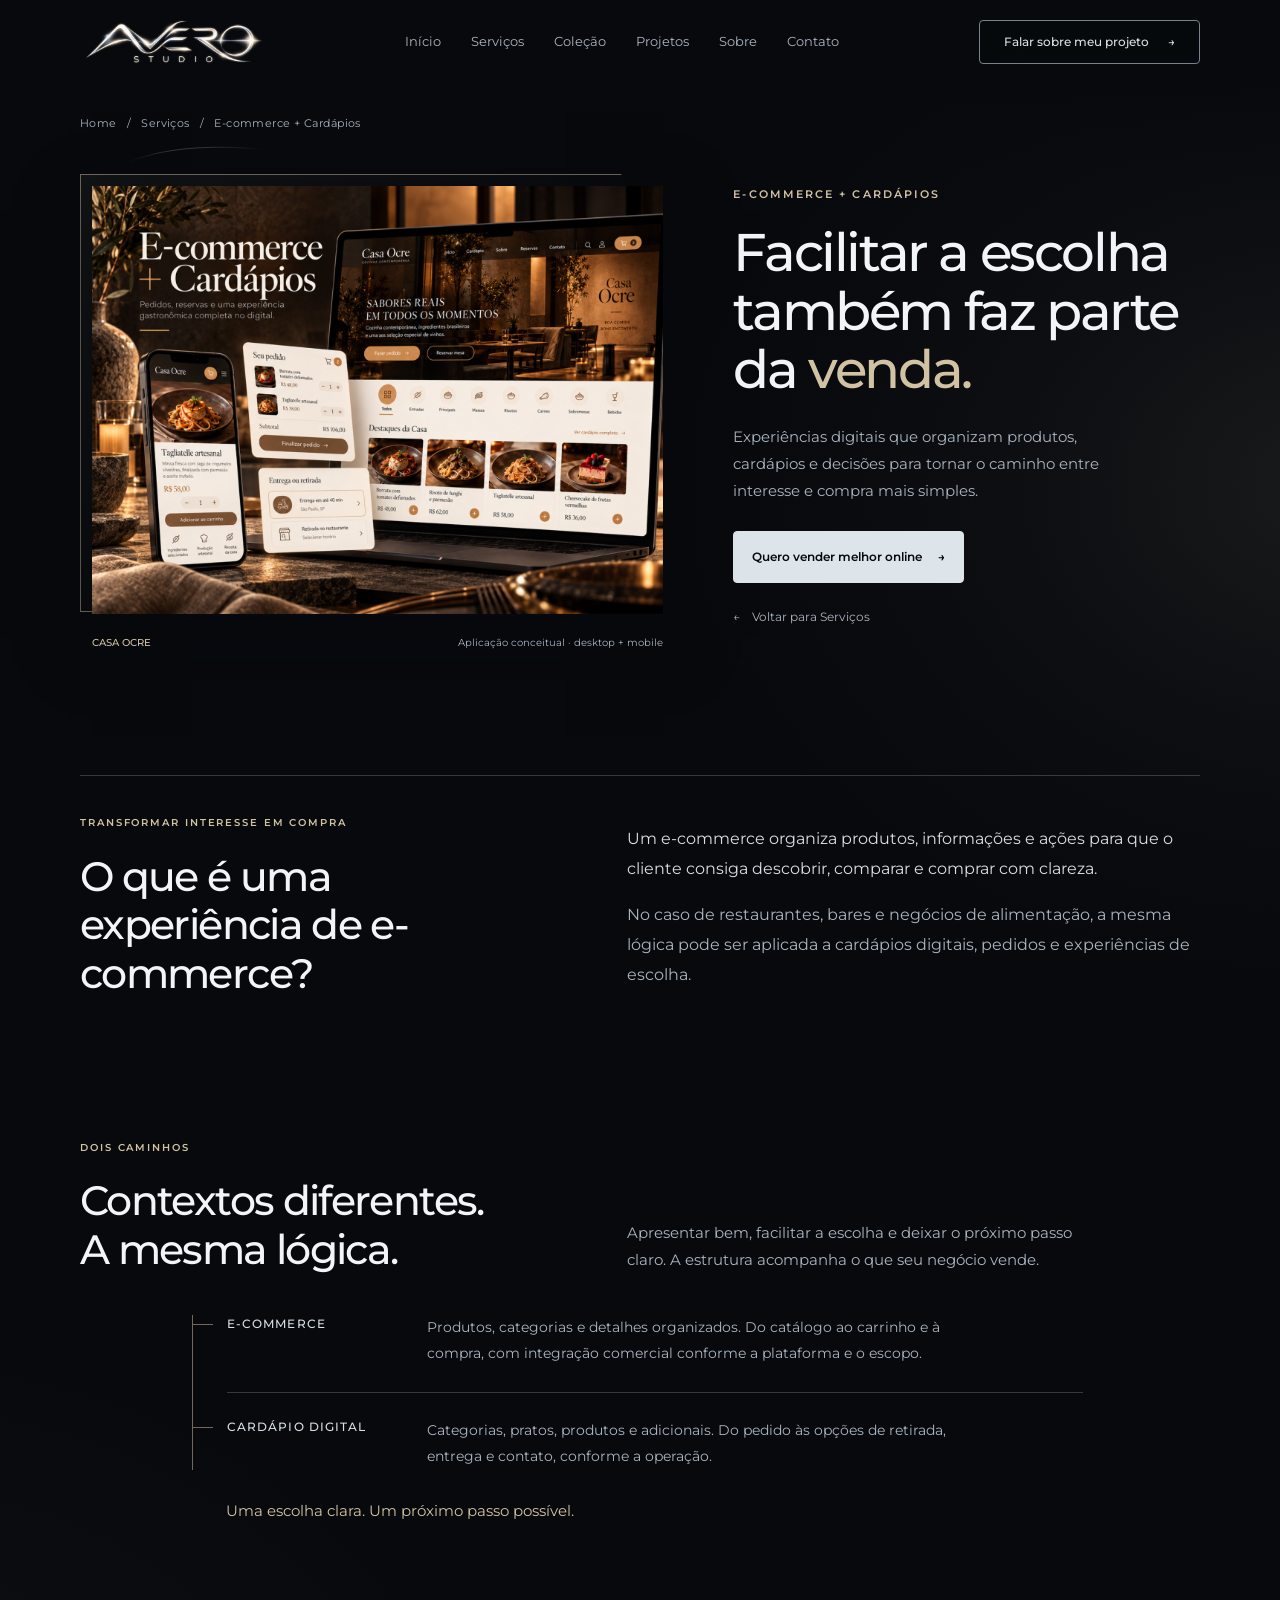
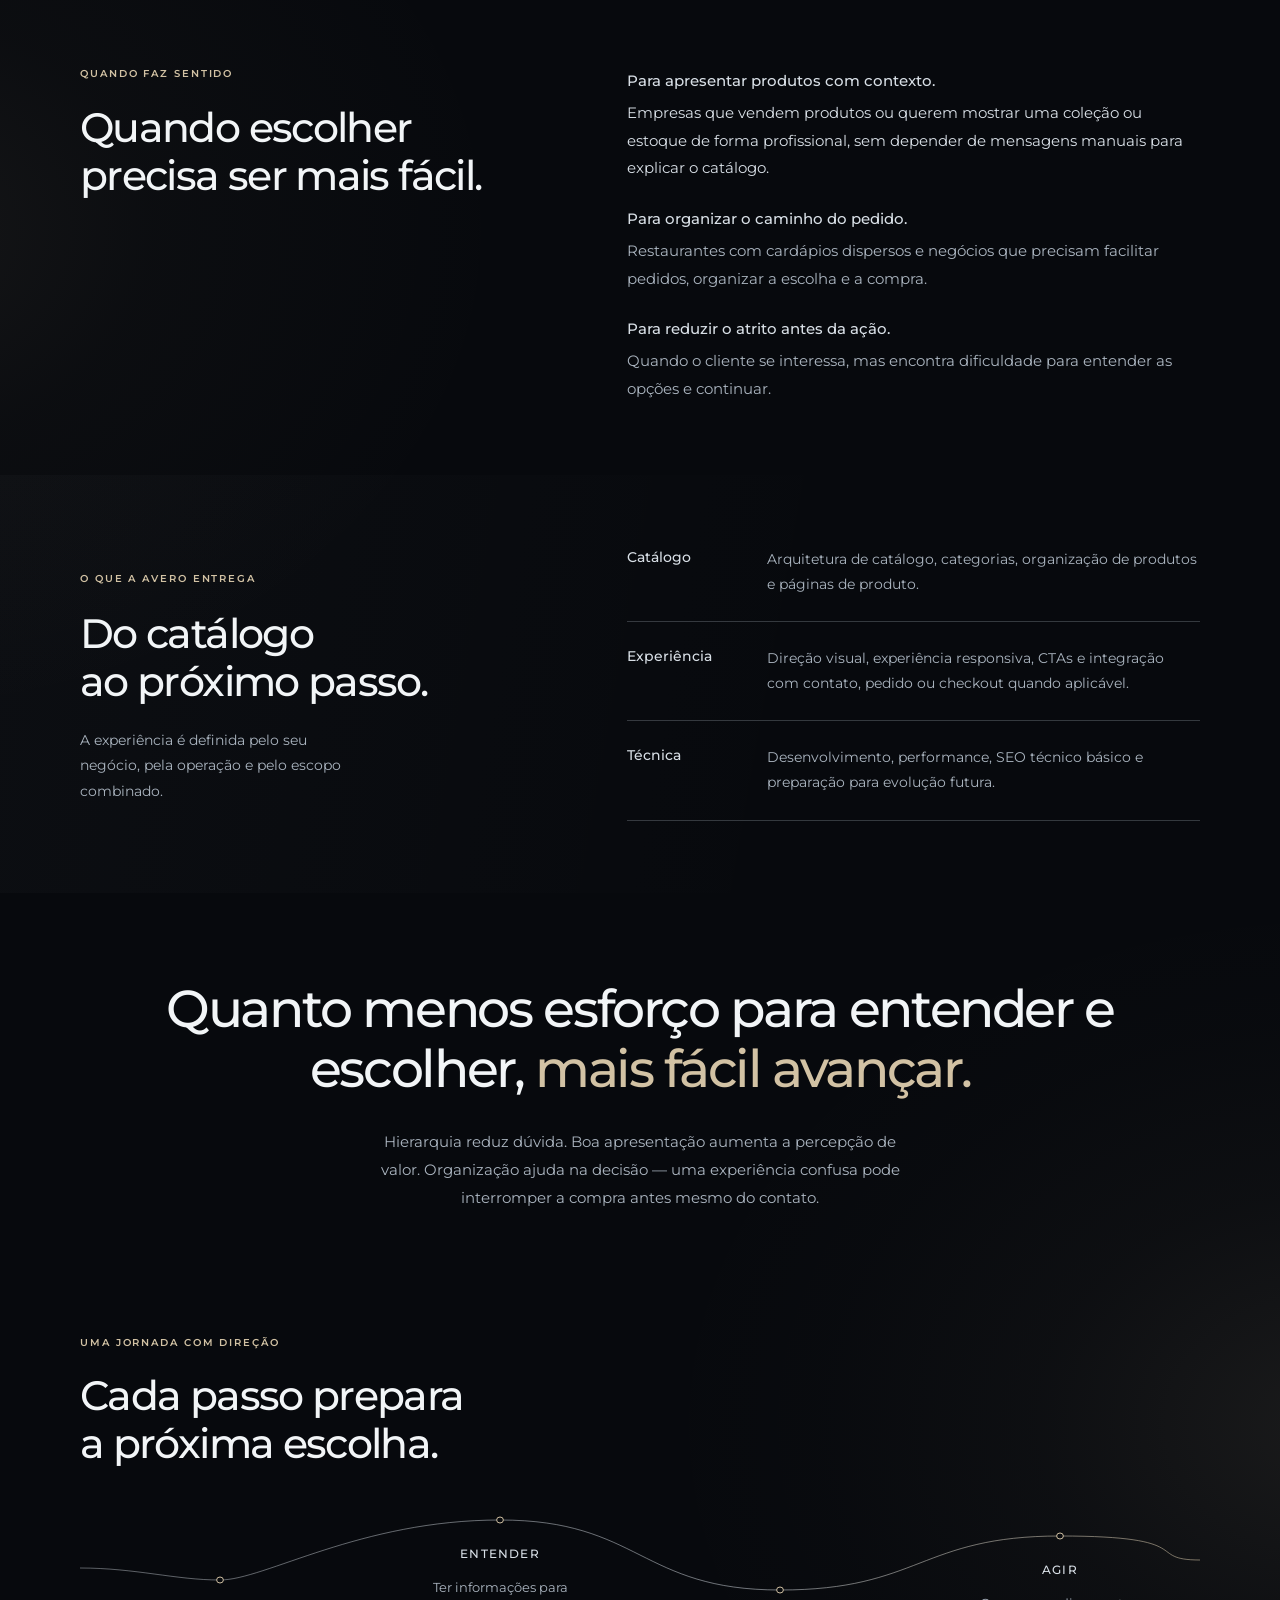
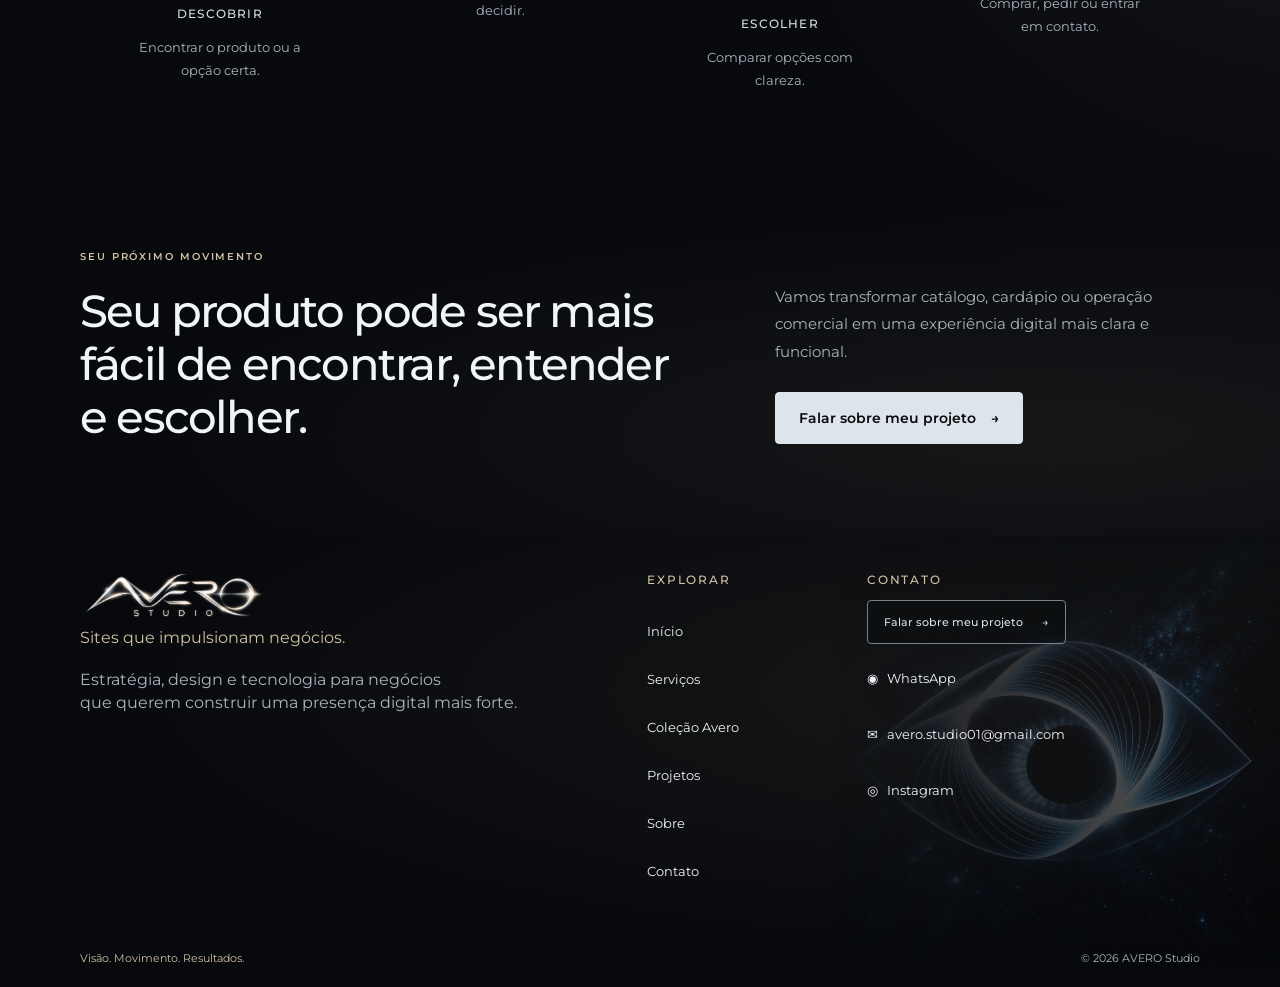
<file: servicos/ecommerce-cardapios/index.html>
<!doctype html>
<html lang="pt-BR" class="avero-palette-b">
<head>
  <meta charset="utf-8">
  <meta name="viewport" content="width=device-width, initial-scale=1">
  <meta name="theme-color" content="#07090D">
  <meta name="description" content="E-commerce e cardápios digitais AVERO: produtos, escolhas e ações organizados em uma experiência comercial clara e responsiva.">
  <title>E-commerce + Cardápios — Experiência comercial | AVERO Studio</title>
  <link rel="preconnect" href="https://fonts.googleapis.com">
  <link rel="preconnect" href="https://fonts.gstatic.com" crossorigin>
  <link href="https://fonts.googleapis.com/css2?family=Montserrat:wght@400;500;600;700&display=swap" rel="stylesheet">
  <link rel="stylesheet" href="/styles.css">
  <link rel="stylesheet" href="/servicos/service-pages.css">
  <link rel="stylesheet" href="/servicos/commerce.css">
  <link rel="icon" href="/assets/avero-eye.png" type="image/png">
  <script src="/servicos/service-pages.js" defer></script>
</head>
<body class="service-page service-page--commerce">
<a class="skip-link" href="#main">Ir para o conteúdo</a>
<header class="site-header" id="top">
  <div class="container header-inner">
    <a class="brand" href="/#top" aria-label="AVERO Studio — início"><span class="brand-art" role="img" aria-label="AVERO Studio"><img src="/assets/avero-wordmark-provisional-01-16a.png" alt="" width="2172" height="724" decoding="async"></span></a>
    <nav class="desktop-nav" aria-label="Navegação principal"><a href="/#top">Início</a><a href="/#servicos">Serviços</a><a href="/#colecao">Coleção</a><a href="/#projetos">Projetos</a><a href="/#sobre">Sobre</a><a href="/#contato">Contato</a></nav>
    <a class="btn btn-outline desktop-cta" href="https://wa.me/5534997374006" target="_blank" rel="noopener noreferrer">Falar sobre meu projeto <span aria-hidden="true">→</span></a>
    <button class="menu-toggle" aria-label="Abrir menu" aria-expanded="false" aria-controls="mobile-nav"><span></span><span></span><span></span></button>
  </div>
  <nav class="mobile-nav" id="mobile-nav" aria-label="Navegação móvel" hidden><a href="/#top">Início</a><a href="/#servicos">Serviços</a><a href="/#colecao">Coleção</a><a href="/#projetos">Projetos</a><a href="/#sobre">Sobre</a><a href="/#contato">Contato</a></nav>
</header>
<main id="main" tabindex="-1">
  <section class="commerce-hero" aria-labelledby="commerce-title">
    <div class="container">
      <nav class="service-breadcrumb" aria-label="Caminho da página"><a href="/">Home</a><span aria-hidden="true">/</span><a href="/#servicos">Serviços</a><span aria-hidden="true">/</span><span aria-current="page">E-commerce + Cardápios</span></nav>
      <div class="commerce-hero-layout">
        <div class="commerce-hero-copy">
          <p class="eyebrow">E-COMMERCE + CARDÁPIOS</p>
          <h1 id="commerce-title">Facilitar a escolha também faz parte da <em>venda.</em></h1>
          <p class="service-summary">Experiências digitais que organizam produtos, cardápios e decisões para tornar o caminho entre interesse e compra mais simples.</p>
          <div class="service-hero-actions">
            <a class="btn btn-primary" href="https://wa.me/5534997374006" target="_blank" rel="noopener noreferrer">Quero vender melhor online <span aria-hidden="true">→</span></a>
            <a class="service-return" href="/#servicos"><span aria-hidden="true">←</span> Voltar para Serviços</a>
          </div>
        </div>
        <figure class="commerce-visual">
          <svg class="commerce-current" viewBox="0 0 260 44" aria-hidden="true" focusable="false"><defs><linearGradient id="commerce-current-light" x1="0%" y1="0%" x2="100%" y2="0%"><stop stop-color="#D8DFE6" stop-opacity="0"/><stop offset=".32" stop-color="#D8DFE6" stop-opacity=".2"/><stop offset=".6" stop-color="#D2C2A4" stop-opacity=".22"/><stop offset="1" stop-color="#D2C2A4" stop-opacity="0"/></linearGradient></defs><path d="M4 38 C64 11 156 4 254 14"/></svg>
          <img src="/assets/service-commerce.png" alt="Conceito Casa Ocre: catálogo gastronômico em computador e celular, com produtos, carrinho e opções de entrega ou retirada." width="1536" height="1152" fetchpriority="high" decoding="async">
          <figcaption><strong>CASA OCRE</strong><span>Aplicação conceitual · desktop + mobile</span></figcaption>
        </figure>
      </div>
    </div>
  </section>

  <section class="service-section service-definition" aria-labelledby="commerce-definition-title">
    <div class="container service-editorial">
      <div><p class="eyebrow">TRANSFORMAR INTERESSE EM COMPRA</p><h2 id="commerce-definition-title">O que é uma experiência de e-commerce?</h2></div>
      <div class="service-body-copy">
        <p>Um e-commerce organiza produtos, informações e ações para que o cliente consiga descobrir, comparar e comprar com clareza.</p>
        <p>No caso de restaurantes, bares e negócios de alimentação, a mesma lógica pode ser aplicada a cardápios digitais, pedidos e experiências de escolha.</p>
      </div>
    </div>
  </section>

  <section class="service-section commerce-contexts" aria-labelledby="commerce-contexts-title">
    <div class="container">
      <div class="commerce-context-heading">
        <div><p class="eyebrow">DOIS CAMINHOS</p><h2 id="commerce-contexts-title">Contextos diferentes.<br>A mesma lógica.</h2></div>
        <p>Apresentar bem, facilitar a escolha e deixar o próximo passo claro. A estrutura acompanha o que seu negócio vende.</p>
      </div>
      <dl class="commerce-paths">
        <div><dt>E-COMMERCE</dt><dd>Produtos, categorias e detalhes organizados. Do catálogo ao carrinho e à compra, com integração comercial conforme a plataforma e o escopo.</dd></div>
        <div><dt>CARDÁPIO DIGITAL</dt><dd>Categorias, pratos, produtos e adicionais. Do pedido às opções de retirada, entrega e contato, conforme a operação.</dd></div>
      </dl>
      <p class="commerce-path-common">Uma escolha clara. Um próximo passo possível.</p>
    </div>
  </section>

  <section class="service-section commerce-fit" aria-labelledby="commerce-fit-title">
    <div class="container service-editorial">
      <div><p class="eyebrow">QUANDO FAZ SENTIDO</p><h2 id="commerce-fit-title">Quando escolher<br>precisa ser mais fácil.</h2></div>
      <div class="service-body-copy">
        <p><strong>Para apresentar produtos com contexto.</strong>Empresas que vendem produtos ou querem mostrar uma coleção ou estoque de forma profissional, sem depender de mensagens manuais para explicar o catálogo.</p>
        <p><strong>Para organizar o caminho do pedido.</strong>Restaurantes com cardápios dispersos e negócios que precisam facilitar pedidos, organizar a escolha e a compra.</p>
        <p><strong>Para reduzir o atrito antes da ação.</strong>Quando o cliente se interessa, mas encontra dificuldade para entender as opções e continuar.</p>
      </div>
    </div>
  </section>

  <section class="service-section service-delivery" aria-labelledby="commerce-delivery-title">
    <div class="container service-editorial">
      <div class="service-delivery-intro"><p class="eyebrow">O QUE A AVERO ENTREGA</p><h2 id="commerce-delivery-title">Do catálogo<br>ao próximo passo.</h2><p>A experiência é definida pelo seu negócio, pela operação e pelo escopo combinado.</p></div>
      <dl class="service-deliverables">
        <div><dt>Catálogo</dt><dd>Arquitetura de catálogo, categorias, organização de produtos e páginas de produto.</dd></div>
        <div><dt>Experiência</dt><dd>Direção visual, experiência responsiva, CTAs e integração com contato, pedido ou checkout quando aplicável.</dd></div>
        <div><dt>Técnica</dt><dd>Desenvolvimento, performance, SEO técnico básico e preparação para evolução futura.</dd></div>
      </dl>
    </div>
  </section>

  <section class="service-section commerce-value" aria-labelledby="commerce-value-title">
    <div class="container">
      <h2 id="commerce-value-title">Quanto menos esforço para entender e escolher, <em>mais fácil avançar.</em></h2>
      <p>Hierarquia reduz dúvida. Boa apresentação aumenta a percepção de valor. Organização ajuda na decisão — uma experiência confusa pode interromper a compra antes mesmo do contato.</p>
    </div>
  </section>

  <section class="service-section commerce-journey" aria-labelledby="commerce-journey-title">
    <div class="container">
      <p class="eyebrow">UMA JORNADA COM DIREÇÃO</p>
      <h2 id="commerce-journey-title">Cada passo prepara<br>a próxima escolha.</h2>
      <div class="commerce-flow">
        <svg viewBox="0 0 1000 160" preserveAspectRatio="none" aria-hidden="true" focusable="false"><defs><linearGradient id="commerce-journey-light"><stop stop-color="#D8DFE6" stop-opacity=".4"/><stop offset=".6" stop-color="#D8DFE6" stop-opacity=".5"/><stop offset="1" stop-color="#D2C2A4" stop-opacity=".55"/></linearGradient></defs><path d="M0 68 C50 68 85 80 125 80 S250 20 375 20 S500 90 625 90 S750 36 875 36 S950 60 1000 60"/><circle cx="125" cy="80" r="3"/><circle cx="375" cy="20" r="3"/><circle cx="625" cy="90" r="3"/><circle cx="875" cy="36" r="3"/></svg>
        <ol>
          <li><h3>DESCOBRIR</h3><p>Encontrar o produto ou a opção certa.</p></li>
          <li><h3>ENTENDER</h3><p>Ter informações para decidir.</p></li>
          <li><h3>ESCOLHER</h3><p>Comparar opções com clareza.</p></li>
          <li><h3>AGIR</h3><p>Comprar, pedir ou entrar em contato.</p></li>
        </ol>
      </div>
    </div>
  </section>

  <section class="service-section service-invitation" aria-labelledby="commerce-invitation-title">
    <div class="container">
      <div><p class="eyebrow">SEU PRÓXIMO MOVIMENTO</p><h2 id="commerce-invitation-title">Seu produto pode ser mais fácil de encontrar, entender e escolher.</h2></div>
      <div class="service-invitation-copy"><p>Vamos transformar catálogo, cardápio ou operação comercial em uma experiência digital mais clara e funcional.</p><a class="btn btn-primary" href="https://wa.me/5534997374006" target="_blank" rel="noopener noreferrer">Falar sobre meu projeto <span aria-hidden="true">→</span></a></div>
    </div>
  </section>
</main>
<footer class="footer"><div class="container footer-grid"><div><a class="brand" href="/#top" aria-label="AVERO Studio — início"><span class="brand-art" role="img" aria-label="AVERO Studio"><img src="/assets/avero-wordmark-provisional-01-16a.png" alt="" width="2172" height="724" decoding="async"></span></a><p class="footer-tagline">Sites que impulsionam negócios.</p><p>Estratégia, design e tecnologia para negócios <br>que querem construir uma presença digital mais forte.</p></div><div><h3>EXPLORAR</h3><a href="/#top">Início</a><a href="/#servicos">Serviços</a><a href="/#colecao">Coleção Avero</a><a href="/#projetos">Projetos</a><a href="/#sobre">Sobre</a><a href="/#contato">Contato</a></div><div><h3>CONTATO</h3><a class="btn btn-outline" href="https://wa.me/5534997374006" target="_blank" rel="noopener noreferrer">Falar sobre meu projeto <span aria-hidden="true">→</span></a><a href="https://wa.me/5534997374006" target="_blank" rel="noopener noreferrer">◉ &nbsp; WhatsApp</a><a href="mailto:avero.studio01@gmail.com">✉ &nbsp; avero.studio01@gmail.com</a><a href="https://www.instagram.com/_avero.studio/" target="_blank" rel="noopener noreferrer">◎ &nbsp; Instagram</a></div></div><div class="container footer-bottom"><span>Visão. Movimento. Resultados.</span><span>© 2026 AVERO Studio</span></div></footer>
</body>
</html>
</file>
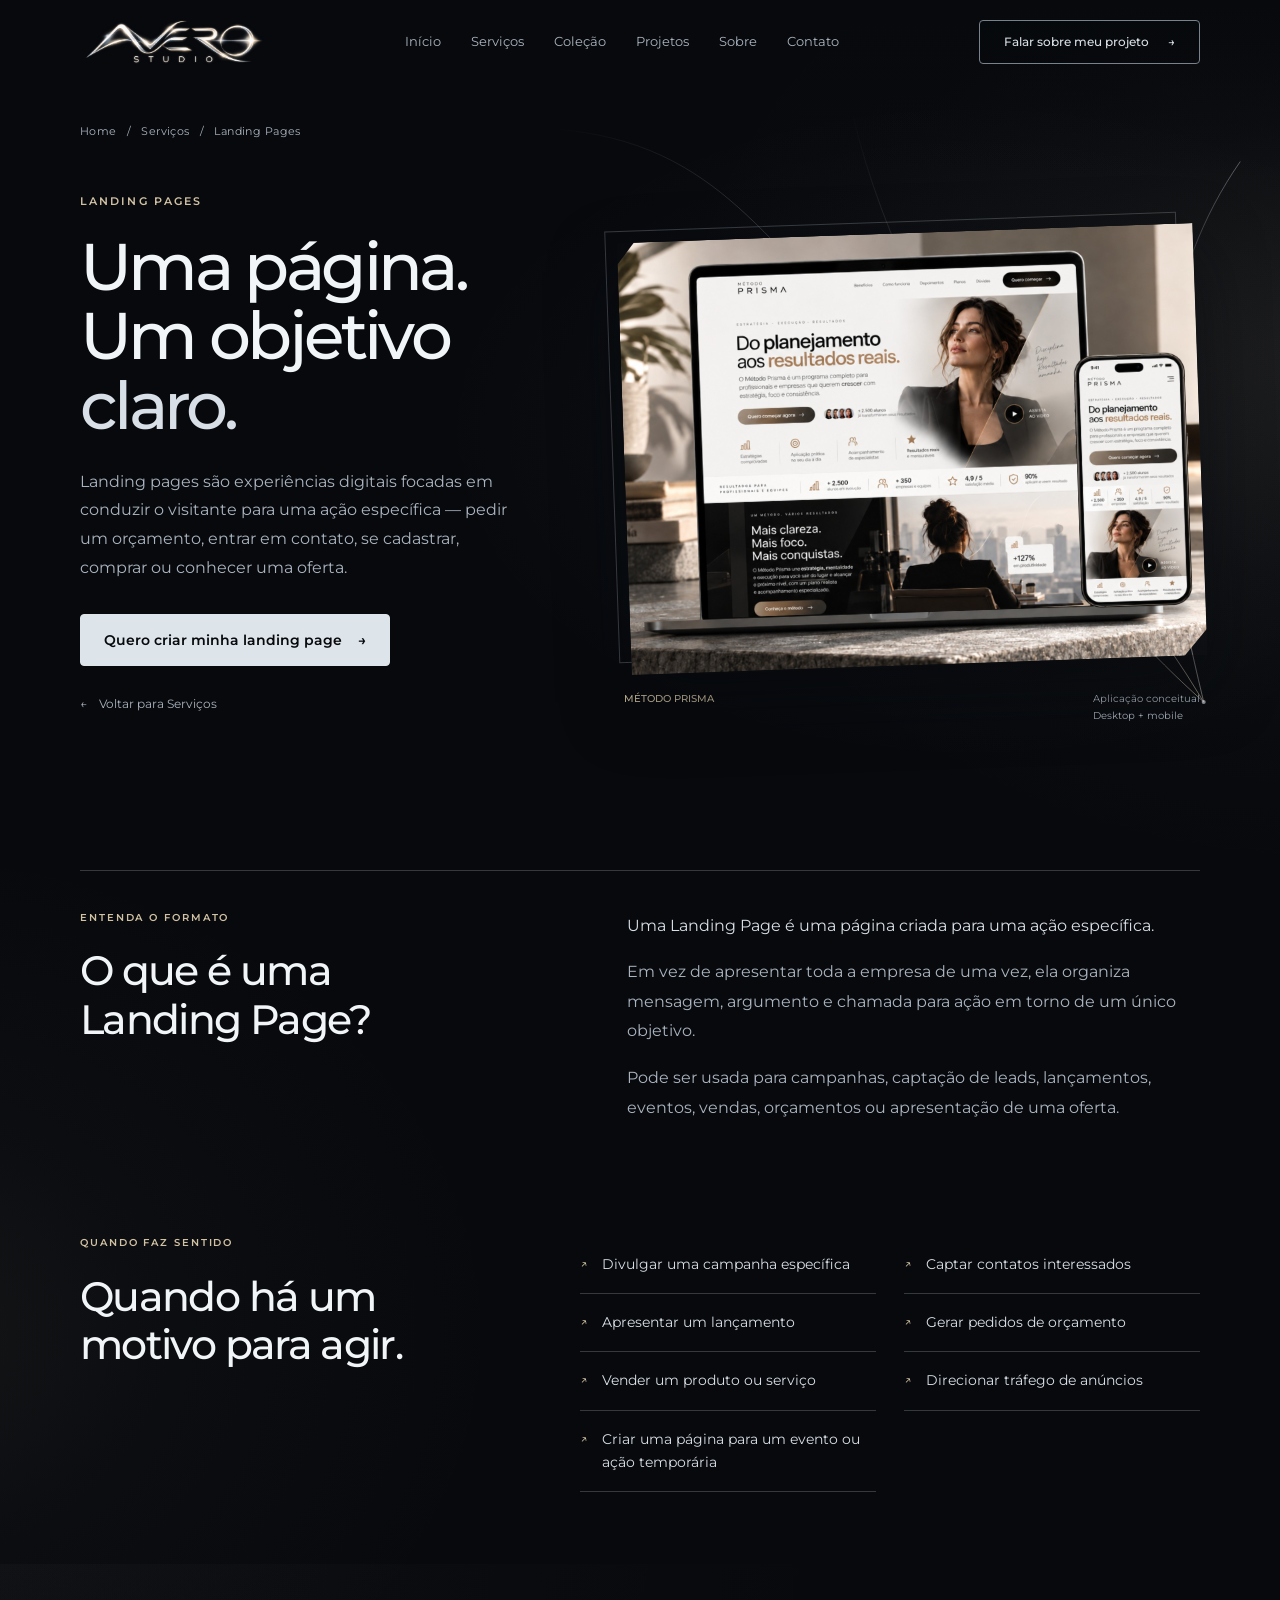
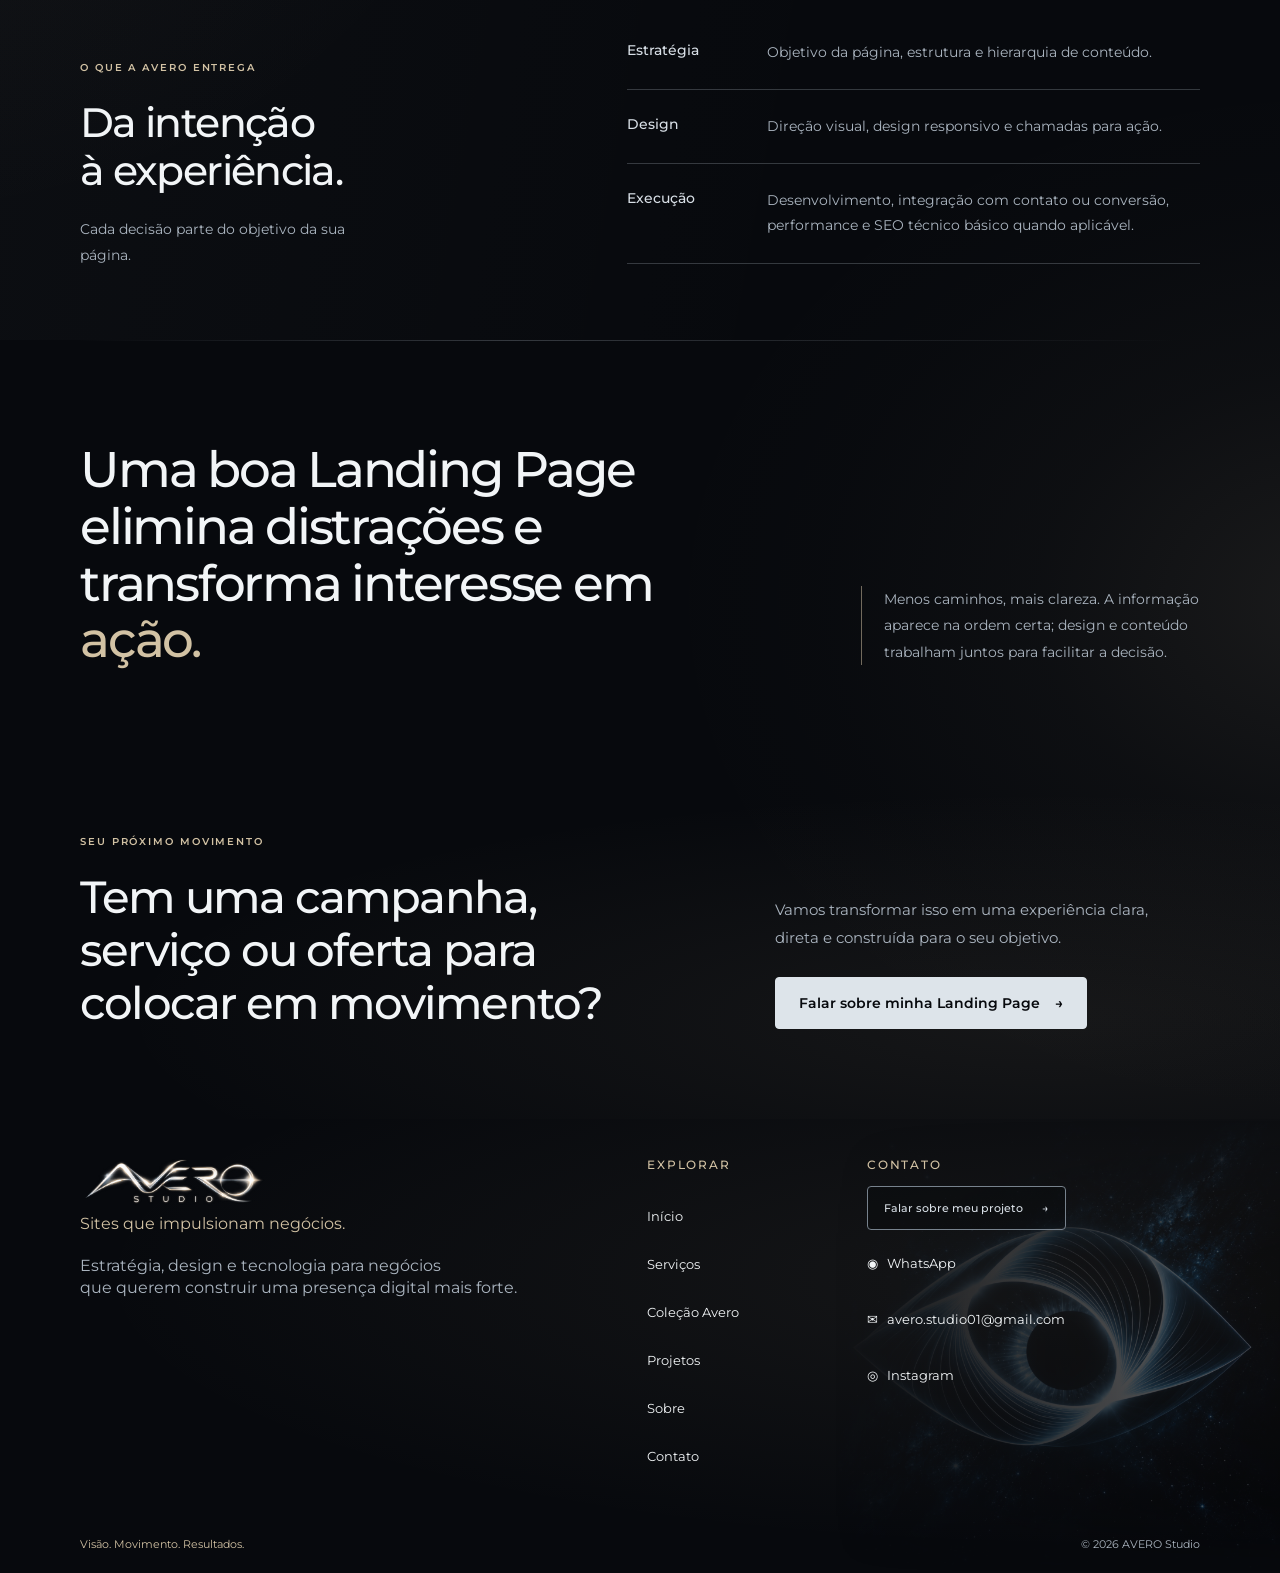
<file: servicos/landing-pages/index.html>
<!doctype html>
<html lang="pt-BR" class="avero-palette-b">
<head>
  <meta charset="utf-8">
  <meta name="viewport" content="width=device-width, initial-scale=1">
  <meta name="theme-color" content="#07090D">
  <meta name="description" content="Landing Pages AVERO: estratégia, design e desenvolvimento para campanhas, ofertas e objetivos específicos. Uma página. Um objetivo claro.">
  <title>Landing Pages — Uma página. Um objetivo claro. | AVERO Studio</title>
  <link rel="preconnect" href="https://fonts.googleapis.com">
  <link rel="preconnect" href="https://fonts.gstatic.com" crossorigin>
  <link href="https://fonts.googleapis.com/css2?family=Montserrat:wght@400;500;600;700&display=swap" rel="stylesheet">
  <link rel="stylesheet" href="/styles.css">
  <link rel="stylesheet" href="/servicos/service-pages.css">
  <link rel="icon" href="/assets/avero-eye.png" type="image/png">
  <script src="/servicos/service-pages.js" defer></script>
</head>
<body class="service-page">
<a class="skip-link" href="#main">Ir para o conteúdo</a>
<header class="site-header" id="top">
  <div class="container header-inner">
    <a class="brand" href="/#top" aria-label="AVERO Studio — início"><span class="brand-art" role="img" aria-label="AVERO Studio"><img src="/assets/avero-wordmark-provisional-01-16a.png" alt="" width="2172" height="724" decoding="async"></span></a>
    <nav class="desktop-nav" aria-label="Navegação principal"><a href="/#top">Início</a><a href="/#servicos">Serviços</a><a href="/#colecao">Coleção</a><a href="/#projetos">Projetos</a><a href="/#sobre">Sobre</a><a href="/#contato">Contato</a></nav>
    <a class="btn btn-outline desktop-cta" href="https://wa.me/5534997374006" target="_blank" rel="noopener noreferrer">Falar sobre meu projeto <span aria-hidden="true">→</span></a>
    <button class="menu-toggle" aria-label="Abrir menu" aria-expanded="false" aria-controls="mobile-nav"><span></span><span></span><span></span></button>
  </div>
  <nav class="mobile-nav" id="mobile-nav" aria-label="Navegação móvel" hidden><a href="/#top">Início</a><a href="/#servicos">Serviços</a><a href="/#colecao">Coleção</a><a href="/#projetos">Projetos</a><a href="/#sobre">Sobre</a><a href="/#contato">Contato</a></nav>
</header>
<main id="main" tabindex="-1">
  <section class="service-hero" aria-labelledby="landing-title">
    <div class="container">
      <nav class="service-breadcrumb" aria-label="Caminho da página">
        <a href="/">Home</a><span aria-hidden="true">/</span><a href="/#servicos">Serviços</a><span aria-hidden="true">/</span><span aria-current="page">Landing Pages</span>
      </nav>
      <div class="service-hero-layout">
        <div class="service-hero-copy">
          <p class="eyebrow">LANDING PAGES</p>
          <h1 id="landing-title">Uma página.<br>Um objetivo <em>claro.</em></h1>
          <p class="service-summary">Landing pages são experiências digitais focadas em conduzir o visitante para uma ação específica — pedir um orçamento, entrar em contato, se cadastrar, comprar ou conhecer uma oferta.</p>
          <div class="service-hero-actions">
            <a class="btn btn-primary" href="https://wa.me/5534997374006" target="_blank" rel="noopener noreferrer">Quero criar minha landing page <span aria-hidden="true">→</span></a>
            <a class="service-return" href="/#servicos"><span aria-hidden="true">←</span> Voltar para Serviços</a>
          </div>
        </div>
        <figure class="service-art">
          <svg class="service-focus-lines" viewBox="0 0 700 620" aria-hidden="true" focusable="false">
            <defs><linearGradient id="service-focus-light" x1="0" y1="0" x2="1" y2="1"><stop stop-color="#D8DFE6" stop-opacity="0"/><stop offset=".55" stop-color="#D8DFE6" stop-opacity=".4"/><stop offset="1" stop-color="#D2C2A4" stop-opacity=".55"/></linearGradient></defs>
            <path d="M28 4 C195 16 239 126 349 219 C474 325 581 423 668 568"/>
            <path d="M322 -12 C354 123 416 223 473 325 C549 452 610 516 668 568"/>
            <path d="M704 36 C628 145 616 280 635 405 C648 485 659 530 668 568"/>
            <circle cx="668" cy="568" r="2"/>
          </svg>
          <div class="service-art-surface"><img src="/assets/service-landing.png" alt="Conceito Método Prisma: landing page apresentada em notebook e celular, com mensagem e chamadas para ação alinhadas." width="1536" height="1152" fetchpriority="high" decoding="async"></div>
          <figcaption><strong>MÉTODO PRISMA</strong><span>Aplicação conceitual<br>Desktop + mobile</span></figcaption>
        </figure>
      </div>
    </div>
  </section>

  <section class="service-section service-definition" aria-labelledby="definition-title">
    <div class="container service-editorial">
      <div><p class="eyebrow">ENTENDA O FORMATO</p><h2 id="definition-title">O que é uma<br>Landing Page?</h2></div>
      <div class="service-body-copy">
        <p>Uma Landing Page é uma página criada para uma ação específica.</p>
        <p>Em vez de apresentar toda a empresa de uma vez, ela organiza mensagem, argumento e chamada para ação em torno de um único objetivo.</p>
        <p>Pode ser usada para campanhas, captação de leads, lançamentos, eventos, vendas, orçamentos ou apresentação de uma oferta.</p>
      </div>
    </div>
  </section>

  <section class="service-section service-context" aria-labelledby="context-title">
    <div class="container service-editorial">
      <div><p class="eyebrow">QUANDO FAZ SENTIDO</p><h2 id="context-title">Quando há um<br>motivo para agir.</h2></div>
      <ul class="service-use-cases">
        <li>Divulgar uma campanha específica</li>
        <li>Captar contatos interessados</li>
        <li>Apresentar um lançamento</li>
        <li>Gerar pedidos de orçamento</li>
        <li>Vender um produto ou serviço</li>
        <li>Direcionar tráfego de anúncios</li>
        <li>Criar uma página para um evento ou ação temporária</li>
      </ul>
    </div>
  </section>

  <section class="service-section service-delivery" aria-labelledby="delivery-title">
    <div class="container service-editorial">
      <div class="service-delivery-intro"><p class="eyebrow">O QUE A AVERO ENTREGA</p><h2 id="delivery-title">Da intenção<br>à experiência.</h2><p>Cada decisão parte do objetivo da sua página.</p></div>
      <dl class="service-deliverables">
        <div><dt>Estratégia</dt><dd>Objetivo da página, estrutura e hierarquia de conteúdo.</dd></div>
        <div><dt>Design</dt><dd>Direção visual, design responsivo e chamadas para ação.</dd></div>
        <div><dt>Execução</dt><dd>Desenvolvimento, integração com contato ou conversão, performance e SEO técnico básico quando aplicável.</dd></div>
      </dl>
    </div>
  </section>

  <section class="service-section service-value" aria-labelledby="value-title">
    <div class="container">
      <h2 id="value-title">Uma boa Landing Page elimina distrações e transforma interesse em <em>ação.</em></h2>
      <p>Menos caminhos, mais clareza. A informação aparece na ordem certa; design e conteúdo trabalham juntos para facilitar a decisão.</p>
    </div>
  </section>

  <section class="service-section service-invitation" aria-labelledby="invitation-title">
    <div class="container">
      <div><p class="eyebrow">SEU PRÓXIMO MOVIMENTO</p><h2 id="invitation-title">Tem uma campanha,<br>serviço ou oferta para<br>colocar em movimento?</h2></div>
      <div class="service-invitation-copy"><p>Vamos transformar isso em uma experiência clara, direta e construída para o seu objetivo.</p><a class="btn btn-primary" href="https://wa.me/5534997374006" target="_blank" rel="noopener noreferrer">Falar sobre minha Landing Page <span aria-hidden="true">→</span></a></div>
    </div>
  </section>
</main>
<footer class="footer"><div class="container footer-grid"><div><a class="brand" href="/#top" aria-label="AVERO Studio — início"><span class="brand-art" role="img" aria-label="AVERO Studio"><img src="/assets/avero-wordmark-provisional-01-16a.png" alt="" width="2172" height="724" decoding="async"></span></a><p class="footer-tagline">Sites que impulsionam negócios.</p><p>Estratégia, design e tecnologia para negócios <br>que querem construir uma presença digital mais forte.</p></div><div><h3>EXPLORAR</h3><a href="/#top">Início</a><a href="/#servicos">Serviços</a><a href="/#colecao">Coleção Avero</a><a href="/#projetos">Projetos</a><a href="/#sobre">Sobre</a><a href="/#contato">Contato</a></div><div><h3>CONTATO</h3><a class="btn btn-outline" href="https://wa.me/5534997374006" target="_blank" rel="noopener noreferrer">Falar sobre meu projeto <span aria-hidden="true">→</span></a><a href="https://wa.me/5534997374006" target="_blank" rel="noopener noreferrer">◉ &nbsp; WhatsApp</a><a href="mailto:avero.studio01@gmail.com">✉ &nbsp; avero.studio01@gmail.com</a><a href="https://www.instagram.com/_avero.studio/" target="_blank" rel="noopener noreferrer">◎ &nbsp; Instagram</a></div></div><div class="container footer-bottom"><span>Visão. Movimento. Resultados.</span><span>© 2026 AVERO Studio</span></div></footer>
</body>
</html>
</file>
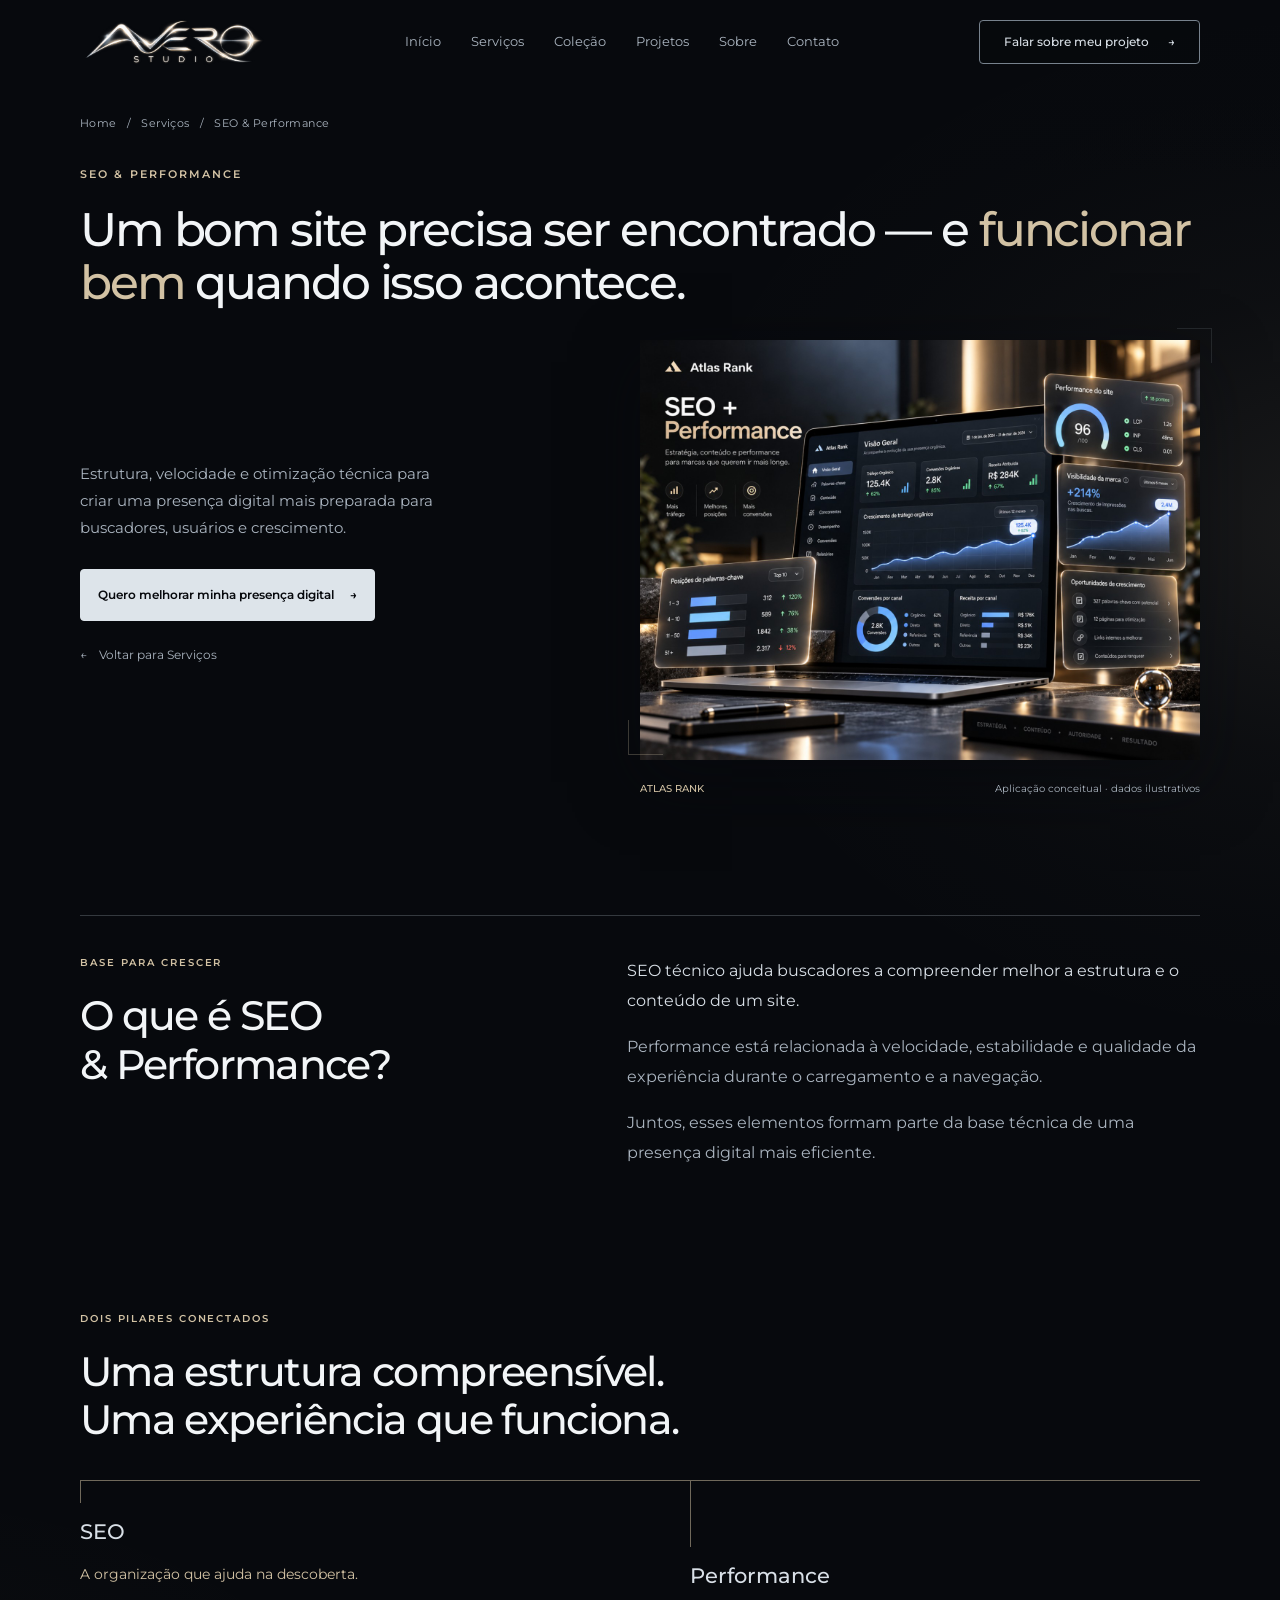
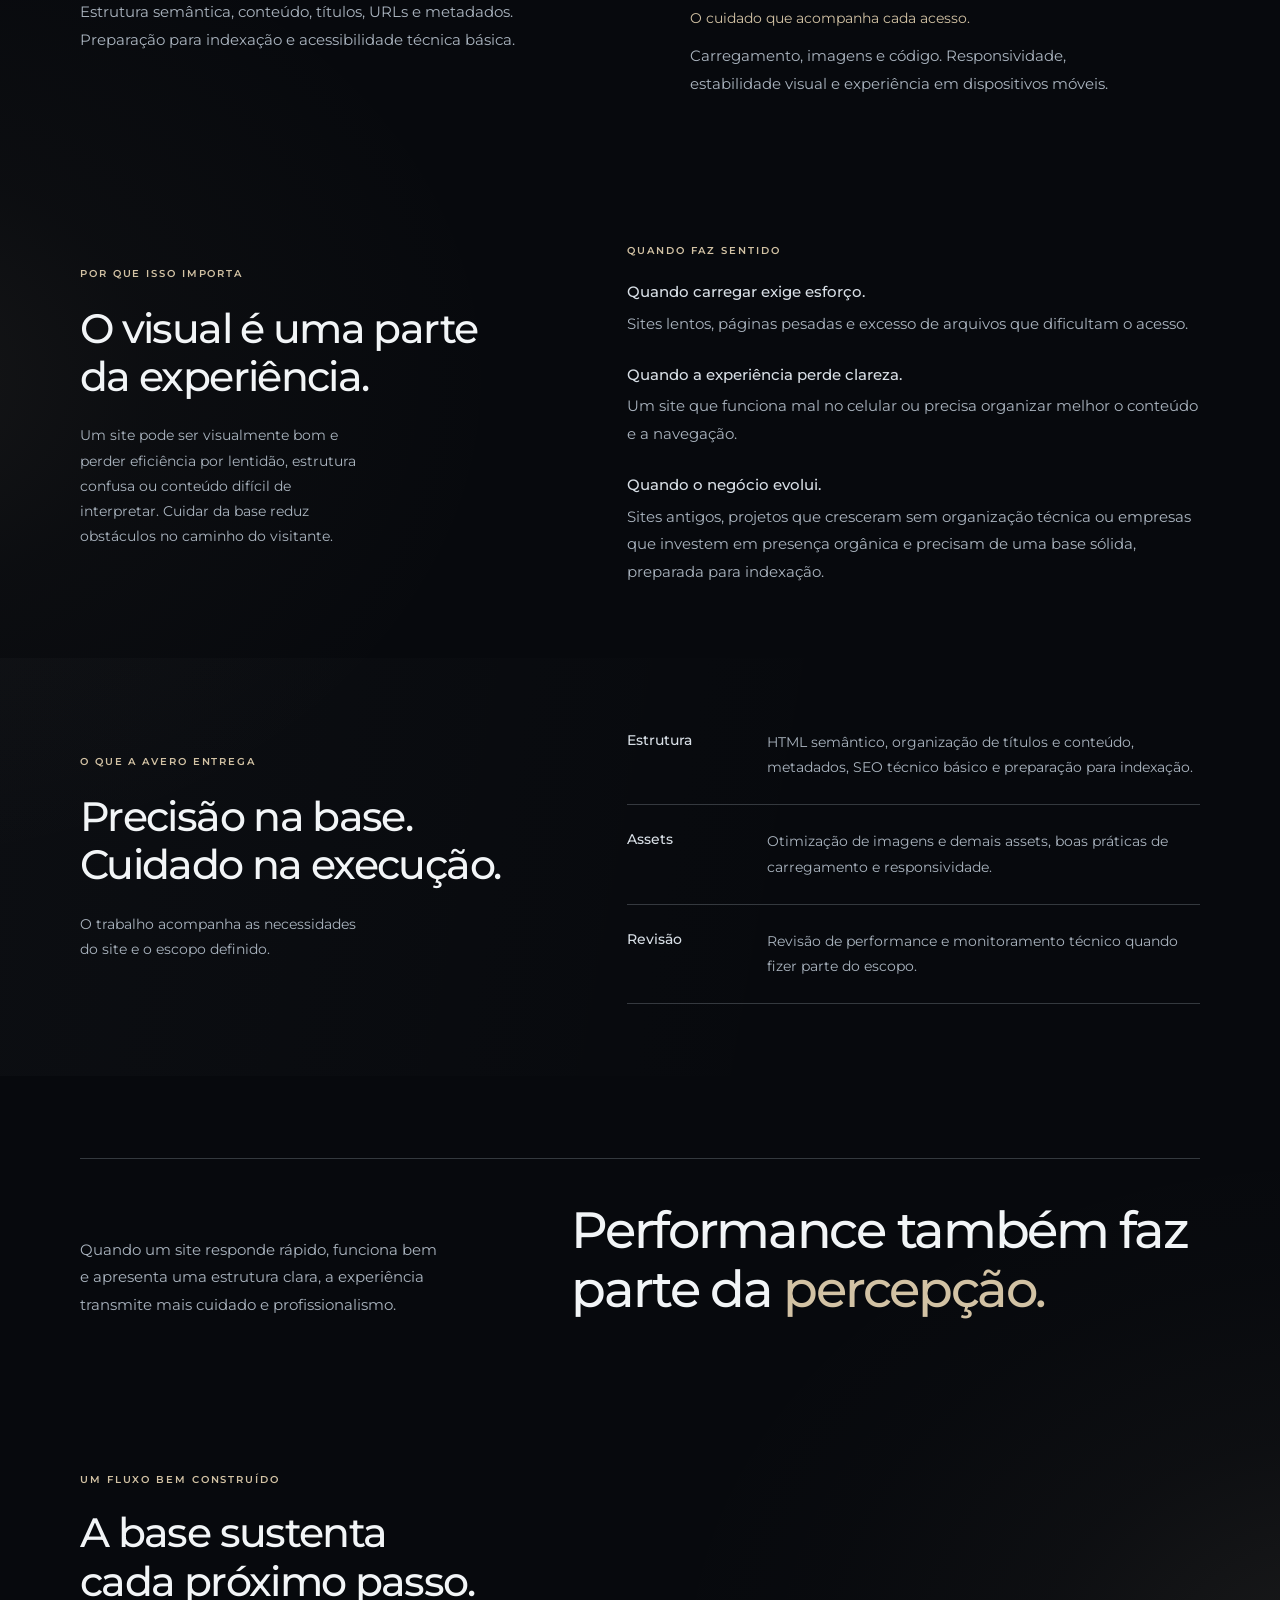
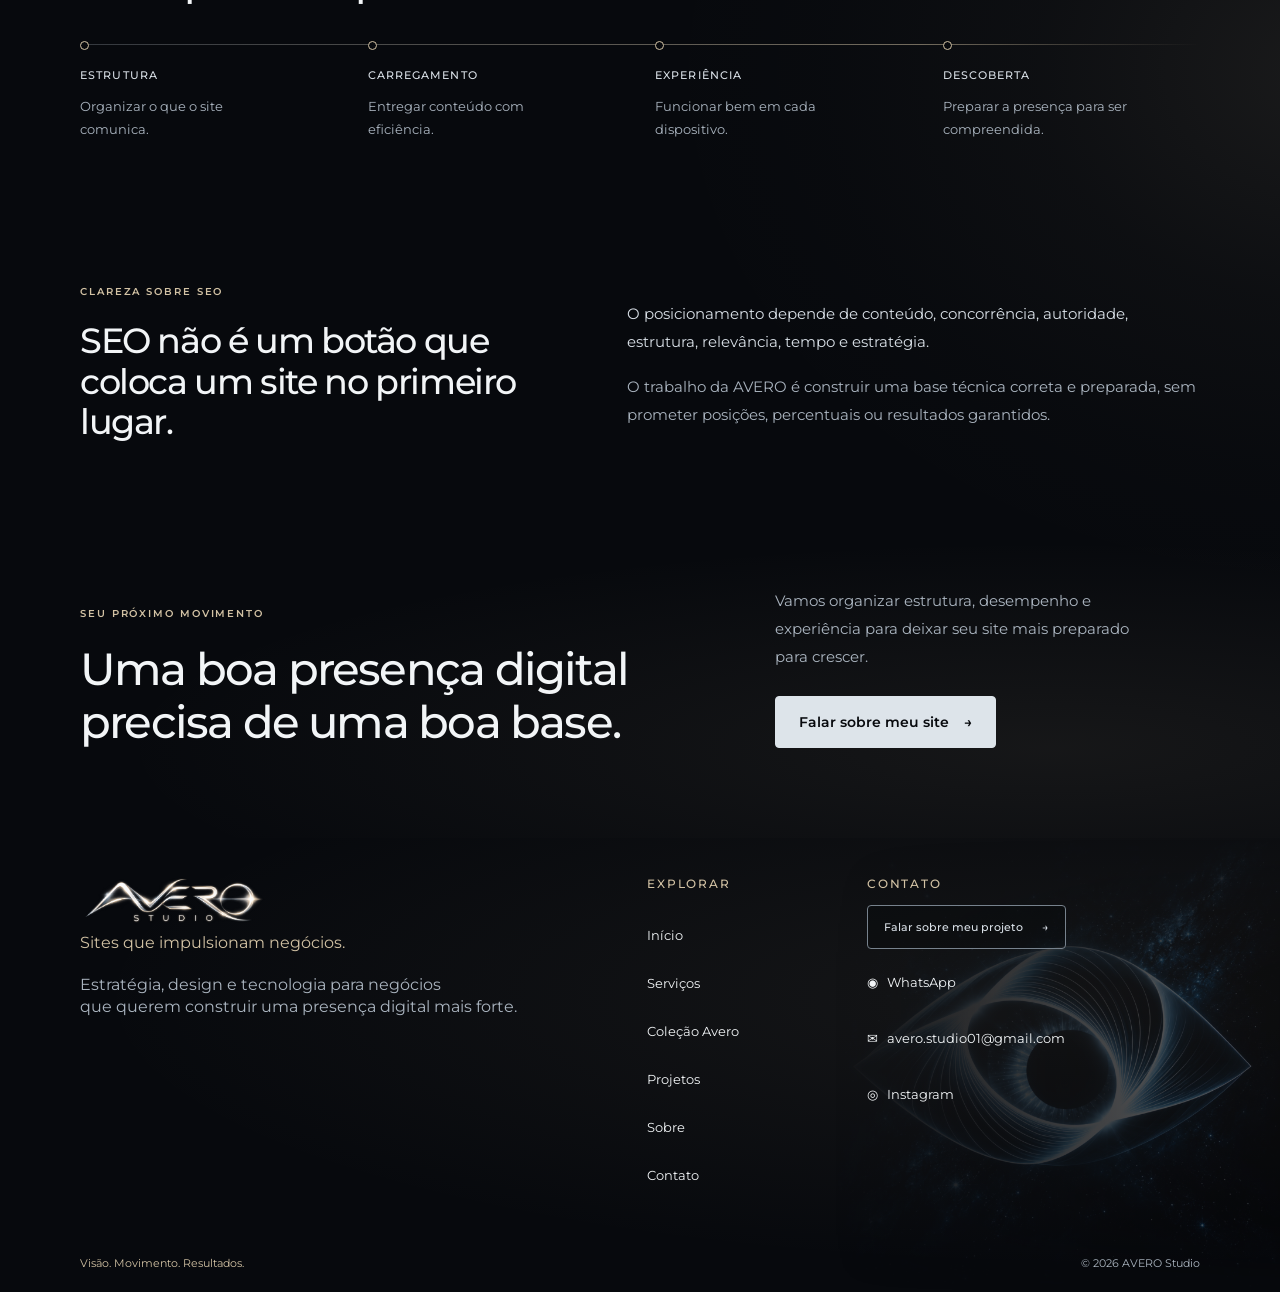
<file: servicos/seo-performance/index.html>
<!doctype html>
<html lang="pt-BR" class="avero-palette-b">
<head>
  <meta charset="utf-8">
  <meta name="viewport" content="width=device-width, initial-scale=1">
  <meta name="theme-color" content="#07090D">
  <meta name="description" content="SEO e performance AVERO: estrutura, carregamento e experiência para uma presença digital preparada para buscadores, usuários e crescimento.">
  <title>SEO &amp; Performance — Base para crescer | AVERO Studio</title>
  <link rel="preconnect" href="https://fonts.googleapis.com">
  <link rel="preconnect" href="https://fonts.gstatic.com" crossorigin>
  <link href="https://fonts.googleapis.com/css2?family=Montserrat:wght@400;500;600;700&display=swap" rel="stylesheet">
  <link rel="stylesheet" href="/styles.css">
  <link rel="stylesheet" href="/servicos/service-pages.css">
  <link rel="stylesheet" href="/servicos/seo.css">
  <link rel="icon" href="/assets/avero-eye.png" type="image/png">
  <script src="/servicos/service-pages.js" defer></script>
</head>
<body class="service-page service-page--seo">
<a class="skip-link" href="#main">Ir para o conteúdo</a>
<header class="site-header" id="top">
  <div class="container header-inner">
    <a class="brand" href="/#top" aria-label="AVERO Studio — início"><span class="brand-art" role="img" aria-label="AVERO Studio"><img src="/assets/avero-wordmark-provisional-01-16a.png" alt="" width="2172" height="724" decoding="async"></span></a>
    <nav class="desktop-nav" aria-label="Navegação principal"><a href="/#top">Início</a><a href="/#servicos">Serviços</a><a href="/#colecao">Coleção</a><a href="/#projetos">Projetos</a><a href="/#sobre">Sobre</a><a href="/#contato">Contato</a></nav>
    <a class="btn btn-outline desktop-cta" href="https://wa.me/5534997374006" target="_blank" rel="noopener noreferrer">Falar sobre meu projeto <span aria-hidden="true">→</span></a>
    <button class="menu-toggle" aria-label="Abrir menu" aria-expanded="false" aria-controls="mobile-nav"><span></span><span></span><span></span></button>
  </div>
  <nav class="mobile-nav" id="mobile-nav" aria-label="Navegação móvel" hidden><a href="/#top">Início</a><a href="/#servicos">Serviços</a><a href="/#colecao">Coleção</a><a href="/#projetos">Projetos</a><a href="/#sobre">Sobre</a><a href="/#contato">Contato</a></nav>
</header>
<main id="main" tabindex="-1">
  <section class="seo-hero" aria-labelledby="seo-title">
    <div class="container">
      <nav class="service-breadcrumb" aria-label="Caminho da página"><a href="/">Home</a><span aria-hidden="true">/</span><a href="/#servicos">Serviços</a><span aria-hidden="true">/</span><span aria-current="page">SEO &amp; Performance</span></nav>
      <p class="eyebrow">SEO &amp; PERFORMANCE</p>
      <h1 id="seo-title">Um bom site precisa ser encontrado — e <em>funcionar bem</em> quando isso acontece.</h1>
      <div class="seo-hero-stage">
        <div>
          <p class="service-summary">Estrutura, velocidade e otimização técnica para criar uma presença digital mais preparada para buscadores, usuários e crescimento.</p>
          <div class="service-hero-actions">
            <a class="btn btn-primary" href="https://wa.me/5534997374006" target="_blank" rel="noopener noreferrer">Quero melhorar minha presença digital <span aria-hidden="true">→</span></a>
            <a class="service-return" href="/#servicos"><span aria-hidden="true">←</span> Voltar para Serviços</a>
          </div>
        </div>
        <figure class="seo-visual">
          <img src="/assets/service-performance.png" alt="Conceito Atlas Rank: notebook e painéis ilustrativos de análise, estrutura e desempenho de uma presença digital." width="1536" height="1152" fetchpriority="high" decoding="async">
          <figcaption><strong>ATLAS RANK</strong><span>Aplicação conceitual · dados ilustrativos</span></figcaption>
        </figure>
      </div>
    </div>
  </section>

  <section class="service-section service-definition" aria-labelledby="seo-definition-title">
    <div class="container service-editorial">
      <div><p class="eyebrow">BASE PARA CRESCER</p><h2 id="seo-definition-title">O que é SEO<br>&amp; Performance?</h2></div>
      <div class="service-body-copy">
        <p>SEO técnico ajuda buscadores a compreender melhor a estrutura e o conteúdo de um site.</p>
        <p>Performance está relacionada à velocidade, estabilidade e qualidade da experiência durante o carregamento e a navegação.</p>
        <p>Juntos, esses elementos formam parte da base técnica de uma presença digital mais eficiente.</p>
      </div>
    </div>
  </section>

  <section class="service-section seo-pillars" aria-labelledby="seo-pillars-title">
    <div class="container">
      <p class="eyebrow">DOIS PILARES CONECTADOS</p>
      <h2 id="seo-pillars-title">Uma estrutura compreensível.<br>Uma experiência que funciona.</h2>
      <dl class="seo-pillar-pair">
        <div><dt>SEO</dt><dd><strong>A organização que ajuda na descoberta.</strong>Estrutura semântica, conteúdo, títulos, URLs e metadados. Preparação para indexação e acessibilidade técnica básica.</dd></div>
        <div><dt>Performance</dt><dd><strong>O cuidado que acompanha cada acesso.</strong>Carregamento, imagens e código. Responsividade, estabilidade visual e experiência em dispositivos móveis.</dd></div>
      </dl>
    </div>
  </section>

  <section class="service-section seo-context" aria-labelledby="seo-context-title">
    <div class="container service-editorial">
      <div class="service-delivery-intro"><p class="eyebrow">POR QUE ISSO IMPORTA</p><h2 id="seo-context-title">O visual é uma parte<br>da experiência.</h2><p>Um site pode ser visualmente bom e perder eficiência por lentidão, estrutura confusa ou conteúdo difícil de interpretar. Cuidar da base reduz obstáculos no caminho do visitante.</p></div>
      <div class="service-body-copy">
        <p class="eyebrow">QUANDO FAZ SENTIDO</p>
        <p><strong>Quando carregar exige esforço.</strong>Sites lentos, páginas pesadas e excesso de arquivos que dificultam o acesso.</p>
        <p><strong>Quando a experiência perde clareza.</strong>Um site que funciona mal no celular ou precisa organizar melhor o conteúdo e a navegação.</p>
        <p><strong>Quando o negócio evolui.</strong>Sites antigos, projetos que cresceram sem organização técnica ou empresas que investem em presença orgânica e precisam de uma base sólida, preparada para indexação.</p>
      </div>
    </div>
  </section>

  <section class="service-section service-delivery" aria-labelledby="seo-delivery-title">
    <div class="container service-editorial">
      <div class="service-delivery-intro"><p class="eyebrow">O QUE A AVERO ENTREGA</p><h2 id="seo-delivery-title">Precisão na base.<br>Cuidado na execução.</h2><p>O trabalho acompanha as necessidades do site e o escopo definido.</p></div>
      <dl class="service-deliverables">
        <div><dt>Estrutura</dt><dd>HTML semântico, organização de títulos e conteúdo, metadados, SEO técnico básico e preparação para indexação.</dd></div>
        <div><dt>Assets</dt><dd>Otimização de imagens e demais assets, boas práticas de carregamento e responsividade.</dd></div>
        <div><dt>Revisão</dt><dd>Revisão de performance e monitoramento técnico quando fizer parte do escopo.</dd></div>
      </dl>
    </div>
  </section>

  <section class="service-section seo-value" aria-labelledby="seo-value-title">
    <div class="container">
      <h2 id="seo-value-title">Performance também faz parte da <em>percepção.</em></h2>
      <p>Quando um site responde rápido, funciona bem e apresenta uma estrutura clara, a experiência transmite mais cuidado e profissionalismo.</p>
    </div>
  </section>

  <section class="service-section seo-journey" aria-labelledby="seo-journey-title">
    <div class="container">
      <p class="eyebrow">UM FLUXO BEM CONSTRUÍDO</p>
      <h2 id="seo-journey-title">A base sustenta<br>cada próximo passo.</h2>
      <div class="seo-flow">
        <ol>
          <li><h3>ESTRUTURA</h3><p>Organizar o que o site comunica.</p></li>
          <li><h3>CARREGAMENTO</h3><p>Entregar conteúdo com eficiência.</p></li>
          <li><h3>EXPERIÊNCIA</h3><p>Funcionar bem em cada dispositivo.</p></li>
          <li><h3>DESCOBERTA</h3><p>Preparar a presença para ser compreendida.</p></li>
        </ol>
      </div>
    </div>
  </section>

  <section class="service-section seo-transparency" aria-labelledby="seo-transparency-title">
    <div class="container service-editorial">
      <div><p class="eyebrow">CLAREZA SOBRE SEO</p><h2 id="seo-transparency-title">SEO não é um botão que coloca um site no primeiro lugar.</h2></div>
      <div class="service-body-copy">
        <p>O posicionamento depende de conteúdo, concorrência, autoridade, estrutura, relevância, tempo e estratégia.</p>
        <p>O trabalho da AVERO é construir uma base técnica correta e preparada, sem prometer posições, percentuais ou resultados garantidos.</p>
      </div>
    </div>
  </section>

  <section class="service-section service-invitation" aria-labelledby="seo-invitation-title">
    <div class="container">
      <div><p class="eyebrow">SEU PRÓXIMO MOVIMENTO</p><h2 id="seo-invitation-title">Uma boa presença digital precisa de uma boa base.</h2></div>
      <div class="service-invitation-copy"><p>Vamos organizar estrutura, desempenho e experiência para deixar seu site mais preparado para crescer.</p><a class="btn btn-primary" href="https://wa.me/5534997374006" target="_blank" rel="noopener noreferrer">Falar sobre meu site <span aria-hidden="true">→</span></a></div>
    </div>
  </section>
</main>
<footer class="footer"><div class="container footer-grid"><div><a class="brand" href="/#top" aria-label="AVERO Studio — início"><span class="brand-art" role="img" aria-label="AVERO Studio"><img src="/assets/avero-wordmark-provisional-01-16a.png" alt="" width="2172" height="724" decoding="async"></span></a><p class="footer-tagline">Sites que impulsionam negócios.</p><p>Estratégia, design e tecnologia para negócios <br>que querem construir uma presença digital mais forte.</p></div><div><h3>EXPLORAR</h3><a href="/#top">Início</a><a href="/#servicos">Serviços</a><a href="/#colecao">Coleção Avero</a><a href="/#projetos">Projetos</a><a href="/#sobre">Sobre</a><a href="/#contato">Contato</a></div><div><h3>CONTATO</h3><a class="btn btn-outline" href="https://wa.me/5534997374006" target="_blank" rel="noopener noreferrer">Falar sobre meu projeto <span aria-hidden="true">→</span></a><a href="https://wa.me/5534997374006" target="_blank" rel="noopener noreferrer">◉ &nbsp; WhatsApp</a><a href="mailto:avero.studio01@gmail.com">✉ &nbsp; avero.studio01@gmail.com</a><a href="https://www.instagram.com/_avero.studio/" target="_blank" rel="noopener noreferrer">◎ &nbsp; Instagram</a></div></div><div class="container footer-bottom"><span>Visão. Movimento. Resultados.</span><span>© 2026 AVERO Studio</span></div></footer>
</body>
</html>
</file>
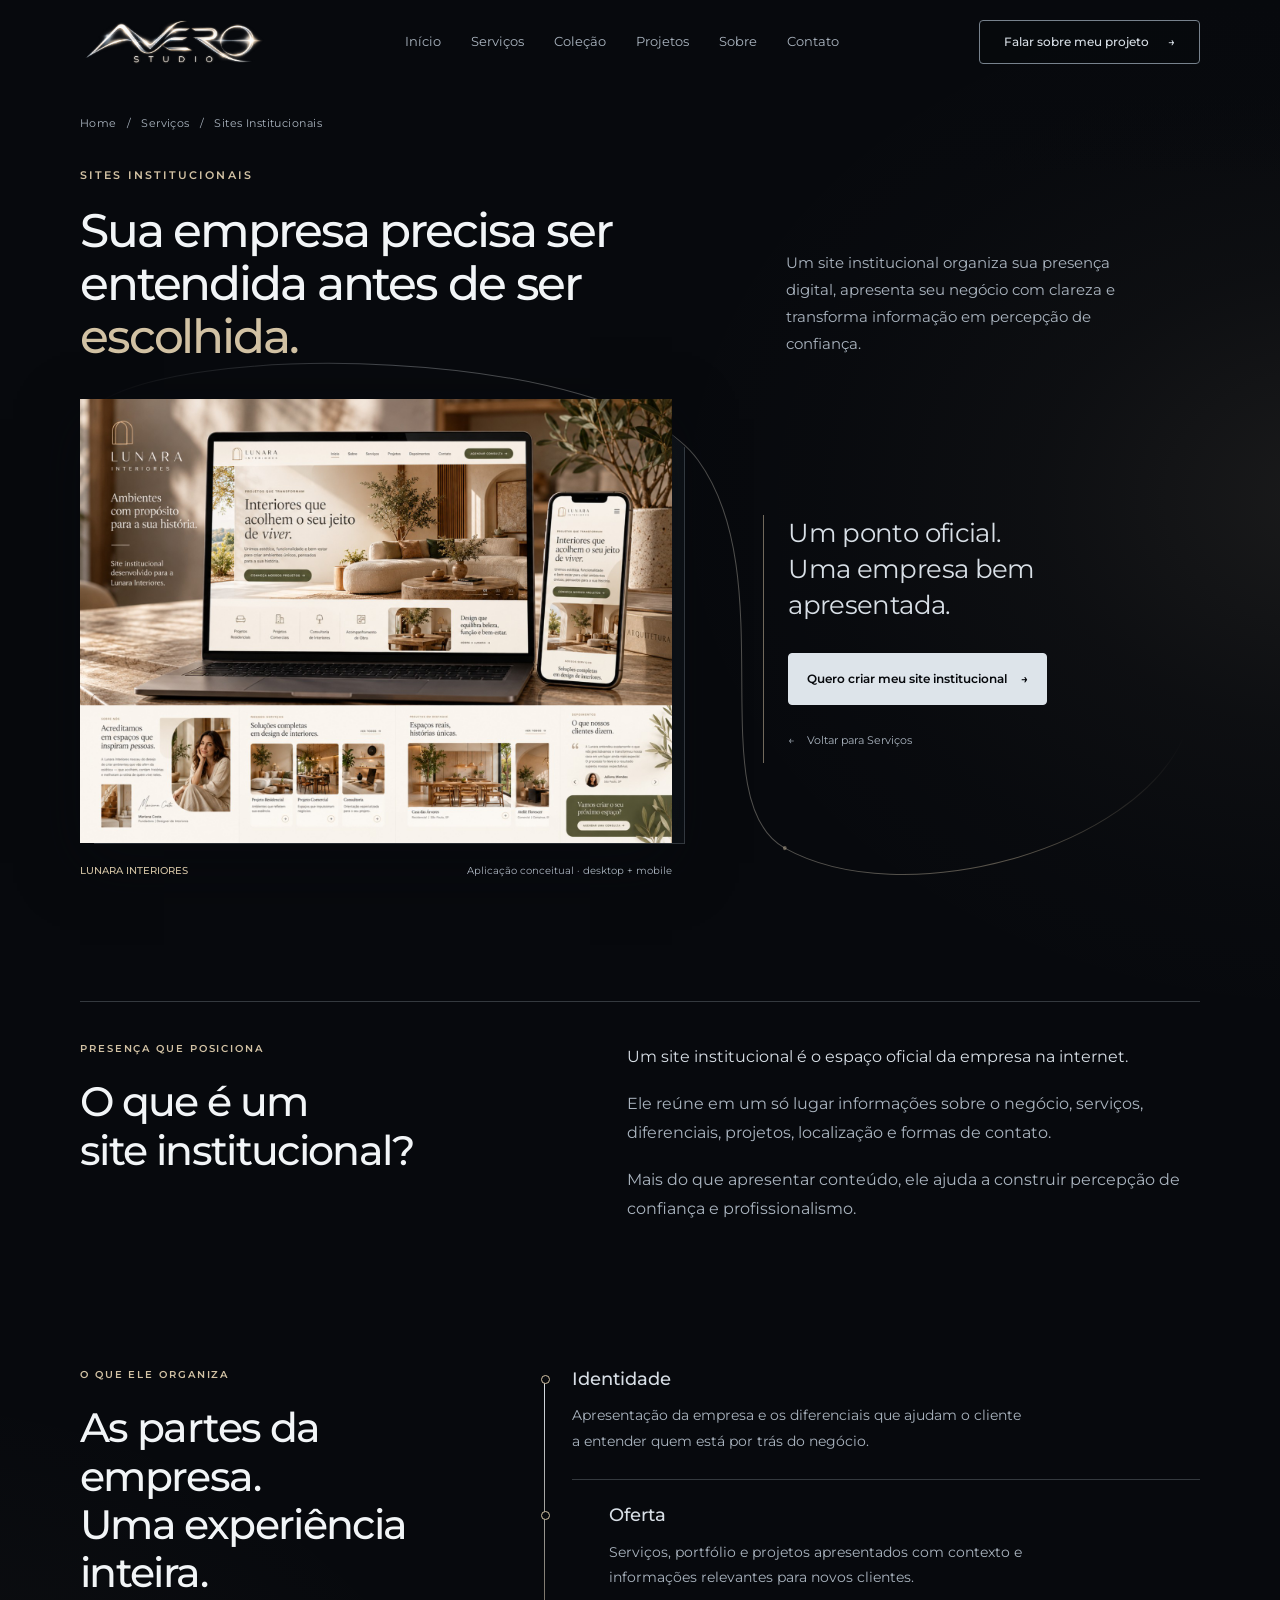
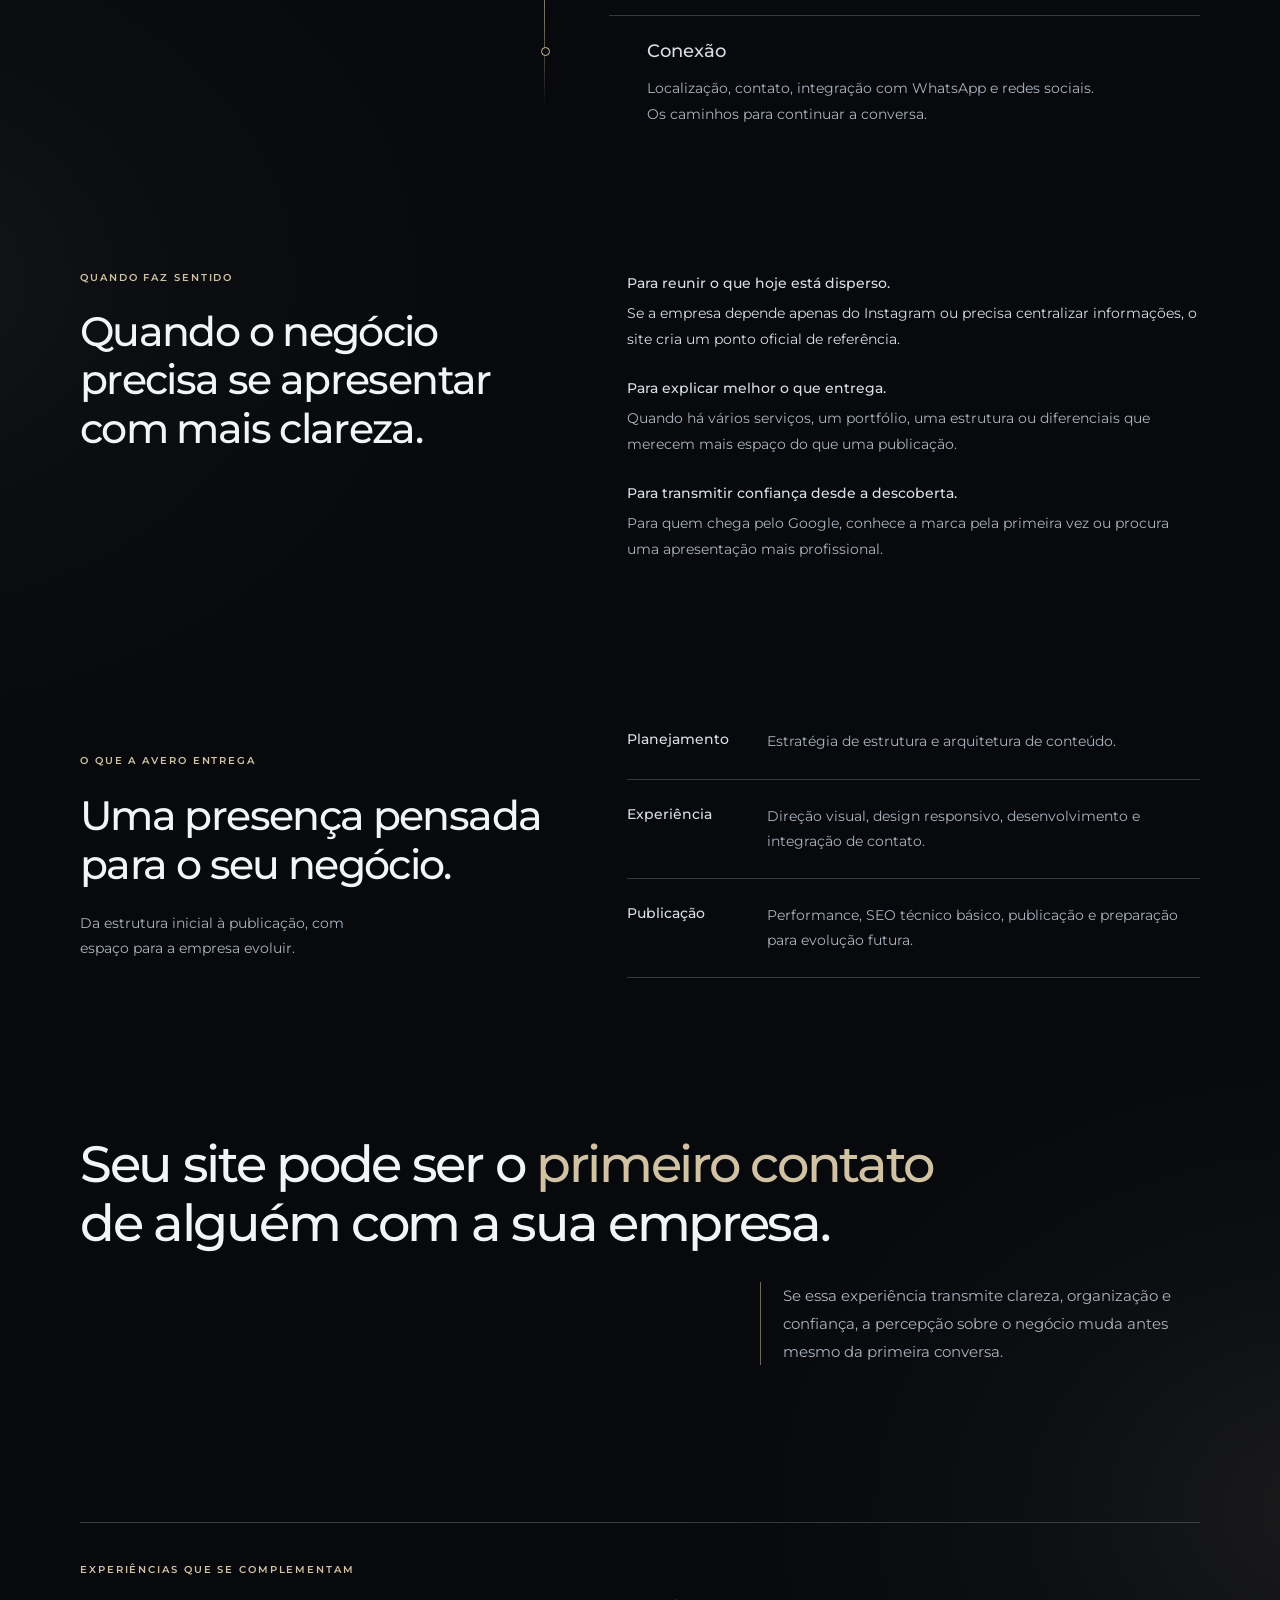
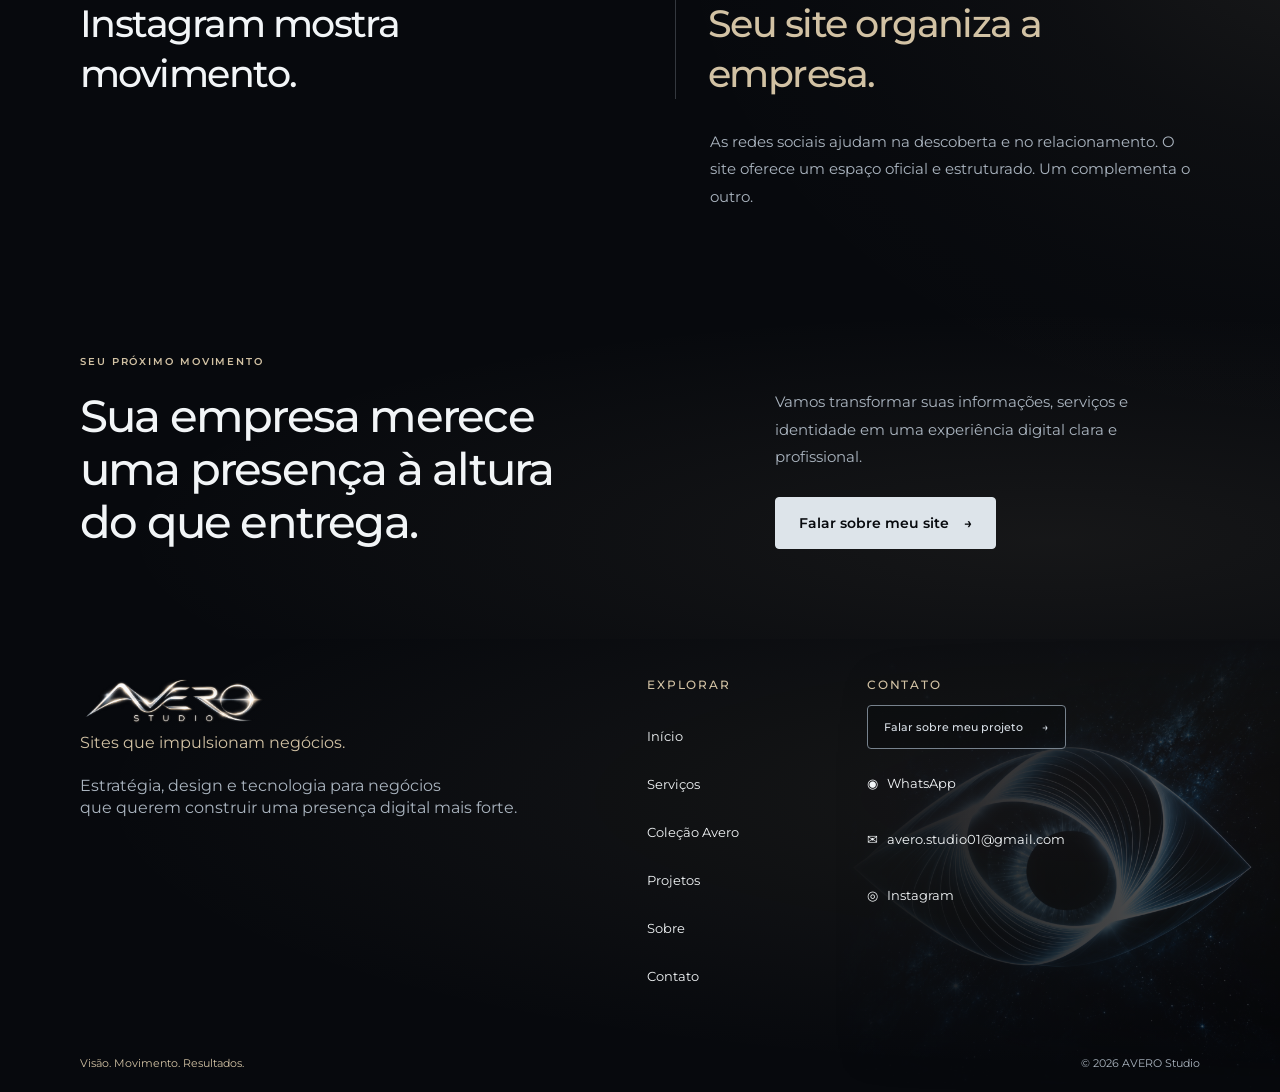
<file: servicos/sites-institucionais/index.html>
<!doctype html>
<html lang="pt-BR" class="avero-palette-b">
<head>
  <meta charset="utf-8">
  <meta name="viewport" content="width=device-width, initial-scale=1">
  <meta name="theme-color" content="#07090D">
  <meta name="description" content="Sites institucionais AVERO: presença oficial, informações organizadas e uma experiência digital à altura da sua empresa.">
  <title>Sites Institucionais — Presença que posiciona | AVERO Studio</title>
  <link rel="preconnect" href="https://fonts.googleapis.com">
  <link rel="preconnect" href="https://fonts.gstatic.com" crossorigin>
  <link href="https://fonts.googleapis.com/css2?family=Montserrat:wght@400;500;600;700&display=swap" rel="stylesheet">
  <link rel="stylesheet" href="/styles.css">
  <link rel="stylesheet" href="/servicos/service-pages.css">
  <link rel="stylesheet" href="/servicos/institutional.css">
  <link rel="icon" href="/assets/avero-eye.png" type="image/png">
  <script src="/servicos/service-pages.js" defer></script>
</head>
<body class="service-page service-page--institutional">
<a class="skip-link" href="#main">Ir para o conteúdo</a>
<header class="site-header" id="top">
  <div class="container header-inner">
    <a class="brand" href="/#top" aria-label="AVERO Studio — início"><span class="brand-art" role="img" aria-label="AVERO Studio"><img src="/assets/avero-wordmark-provisional-01-16a.png" alt="" width="2172" height="724" decoding="async"></span></a>
    <nav class="desktop-nav" aria-label="Navegação principal"><a href="/#top">Início</a><a href="/#servicos">Serviços</a><a href="/#colecao">Coleção</a><a href="/#projetos">Projetos</a><a href="/#sobre">Sobre</a><a href="/#contato">Contato</a></nav>
    <a class="btn btn-outline desktop-cta" href="https://wa.me/5534997374006" target="_blank" rel="noopener noreferrer">Falar sobre meu projeto <span aria-hidden="true">→</span></a>
    <button class="menu-toggle" aria-label="Abrir menu" aria-expanded="false" aria-controls="mobile-nav"><span></span><span></span><span></span></button>
  </div>
  <nav class="mobile-nav" id="mobile-nav" aria-label="Navegação móvel" hidden><a href="/#top">Início</a><a href="/#servicos">Serviços</a><a href="/#colecao">Coleção</a><a href="/#projetos">Projetos</a><a href="/#sobre">Sobre</a><a href="/#contato">Contato</a></nav>
</header>
<main id="main" tabindex="-1">
  <section class="institutional-hero" aria-labelledby="institutional-title">
    <div class="container">
      <nav class="service-breadcrumb" aria-label="Caminho da página"><a href="/">Home</a><span aria-hidden="true">/</span><a href="/#servicos">Serviços</a><span aria-hidden="true">/</span><span aria-current="page">Sites Institucionais</span></nav>
      <p class="eyebrow">SITES INSTITUCIONAIS</p>
      <div class="institutional-heading">
        <h1 id="institutional-title">Sua empresa precisa ser entendida antes de ser <em>escolhida.</em></h1>
        <p>Um site institucional organiza sua presença digital, apresenta seu negócio com clareza e transforma informação em percepção de confiança.</p>
      </div>
      <div class="institutional-stage">
        <svg class="institutional-route" viewBox="0 0 1200 500" preserveAspectRatio="none" aria-hidden="true" focusable="false"><defs><linearGradient id="institutional-route-light"><stop stop-color="#D8DFE6" stop-opacity="0"/><stop offset=".28" stop-color="#D8DFE6" stop-opacity=".3"/><stop offset=".85" stop-color="#D2C2A4" stop-opacity=".4"/><stop offset="1" stop-color="#D2C2A4" stop-opacity="0"/></linearGradient></defs><path d="M0 32 C82 -34 555 -28 644 80 C735 190 646 400 736 444 C860 505 1108 447 1160 338"/><circle cx="736" cy="444" r="2"/></svg>
        <div class="institutional-stage-copy">
          <p class="institutional-sign" aria-hidden="true">Um ponto oficial.<br>Uma empresa bem apresentada.</p>
          <a class="btn btn-primary" href="https://wa.me/5534997374006" target="_blank" rel="noopener noreferrer">Quero criar meu site institucional <span aria-hidden="true">→</span></a>
          <a class="service-return" href="/#servicos"><span aria-hidden="true">←</span> Voltar para Serviços</a>
        </div>
        <figure class="institutional-visual">
          <img src="/assets/service-institutional.png" alt="Conceito Lunara Interiores: site institucional em notebook e celular, reunindo apresentação, serviços e projetos da empresa." width="1536" height="1152" fetchpriority="high" decoding="async">
          <figcaption><strong>LUNARA INTERIORES</strong><span>Aplicação conceitual · desktop + mobile</span></figcaption>
        </figure>
      </div>
    </div>
  </section>

  <section class="service-section institutional-definition" aria-labelledby="institutional-definition-title">
    <div class="container service-editorial">
      <div><p class="eyebrow">PRESENÇA QUE POSICIONA</p><h2 id="institutional-definition-title">O que é um<br>site institucional?</h2></div>
      <div class="service-body-copy">
        <p>Um site institucional é o espaço oficial da empresa na internet.</p>
        <p>Ele reúne em um só lugar informações sobre o negócio, serviços, diferenciais, projetos, localização e formas de contato.</p>
        <p>Mais do que apresentar conteúdo, ele ajuda a construir percepção de confiança e profissionalismo.</p>
      </div>
    </div>
  </section>

  <section class="service-section institutional-organizes" aria-labelledby="institutional-organizes-title">
    <div class="container">
      <div><p class="eyebrow">O QUE ELE ORGANIZA</p><h2 id="institutional-organizes-title">As partes da empresa.<br>Uma experiência inteira.</h2></div>
      <dl class="institutional-organizer">
        <div><dt>Identidade</dt><dd>Apresentação da empresa e os diferenciais que ajudam o cliente a entender quem está por trás do negócio.</dd></div>
        <div><dt>Oferta</dt><dd>Serviços, portfólio e projetos apresentados com contexto e informações relevantes para novos clientes.</dd></div>
        <div><dt>Conexão</dt><dd>Localização, contato, integração com WhatsApp e redes sociais. Os caminhos para continuar a conversa.</dd></div>
      </dl>
    </div>
  </section>

  <section class="service-section institutional-fit" aria-labelledby="institutional-fit-title">
    <div class="container service-editorial">
      <div><p class="eyebrow">QUANDO FAZ SENTIDO</p><h2 id="institutional-fit-title">Quando o negócio<br>precisa se apresentar<br>com mais clareza.</h2></div>
      <div class="service-body-copy">
        <p><strong>Para reunir o que hoje está disperso.</strong>Se a empresa depende apenas do Instagram ou precisa centralizar informações, o site cria um ponto oficial de referência.</p>
        <p><strong>Para explicar melhor o que entrega.</strong>Quando há vários serviços, um portfólio, uma estrutura ou diferenciais que merecem mais espaço do que uma publicação.</p>
        <p><strong>Para transmitir confiança desde a descoberta.</strong>Para quem chega pelo Google, conhece a marca pela primeira vez ou procura uma apresentação mais profissional.</p>
      </div>
    </div>
  </section>

  <section class="service-section" aria-labelledby="institutional-delivery-title">
    <div class="container service-editorial">
      <div class="service-delivery-intro"><p class="eyebrow">O QUE A AVERO ENTREGA</p><h2 id="institutional-delivery-title">Uma presença pensada<br>para o seu negócio.</h2><p>Da estrutura inicial à publicação, com espaço para a empresa evoluir.</p></div>
      <dl class="service-deliverables">
        <div><dt>Planejamento</dt><dd>Estratégia de estrutura e arquitetura de conteúdo.</dd></div>
        <div><dt>Experiência</dt><dd>Direção visual, design responsivo, desenvolvimento e integração de contato.</dd></div>
        <div><dt>Publicação</dt><dd>Performance, SEO técnico básico, publicação e preparação para evolução futura.</dd></div>
      </dl>
    </div>
  </section>

  <section class="service-section institutional-value" aria-labelledby="institutional-value-title">
    <div class="container">
      <h2 id="institutional-value-title">Seu site pode ser o <em>primeiro contato</em> de alguém com a sua empresa.</h2>
      <p class="institutional-value-copy">Se essa experiência transmite clareza, organização e confiança, a percepção sobre o negócio muda antes mesmo da primeira conversa.</p>
    </div>
  </section>

  <section class="service-section institutional-social" aria-labelledby="institutional-social-title">
    <div class="container">
      <p class="eyebrow">EXPERIÊNCIAS QUE SE COMPLEMENTAM</p>
      <h2 id="institutional-social-title"><span>Instagram mostra movimento.</span> <span>Seu site organiza a empresa.</span></h2>
      <p class="institutional-social-copy">As redes sociais ajudam na descoberta e no relacionamento. O site oferece um espaço oficial e estruturado. Um complementa o outro.</p>
    </div>
  </section>

  <section class="service-section service-invitation" aria-labelledby="institutional-invitation-title">
    <div class="container">
      <div><p class="eyebrow">SEU PRÓXIMO MOVIMENTO</p><h2 id="institutional-invitation-title">Sua empresa merece<br>uma presença à altura<br>do que entrega.</h2></div>
      <div class="service-invitation-copy"><p>Vamos transformar suas informações, serviços e identidade em uma experiência digital clara e profissional.</p><a class="btn btn-primary" href="https://wa.me/5534997374006" target="_blank" rel="noopener noreferrer">Falar sobre meu site <span aria-hidden="true">→</span></a></div>
    </div>
  </section>
</main>
<footer class="footer"><div class="container footer-grid"><div><a class="brand" href="/#top" aria-label="AVERO Studio — início"><span class="brand-art" role="img" aria-label="AVERO Studio"><img src="/assets/avero-wordmark-provisional-01-16a.png" alt="" width="2172" height="724" decoding="async"></span></a><p class="footer-tagline">Sites que impulsionam negócios.</p><p>Estratégia, design e tecnologia para negócios <br>que querem construir uma presença digital mais forte.</p></div><div><h3>EXPLORAR</h3><a href="/#top">Início</a><a href="/#servicos">Serviços</a><a href="/#colecao">Coleção Avero</a><a href="/#projetos">Projetos</a><a href="/#sobre">Sobre</a><a href="/#contato">Contato</a></div><div><h3>CONTATO</h3><a class="btn btn-outline" href="https://wa.me/5534997374006" target="_blank" rel="noopener noreferrer">Falar sobre meu projeto <span aria-hidden="true">→</span></a><a href="https://wa.me/5534997374006" target="_blank" rel="noopener noreferrer">◉ &nbsp; WhatsApp</a><a href="mailto:avero.studio01@gmail.com">✉ &nbsp; avero.studio01@gmail.com</a><a href="https://www.instagram.com/_avero.studio/" target="_blank" rel="noopener noreferrer">◎ &nbsp; Instagram</a></div></div><div class="container footer-bottom"><span>Visão. Movimento. Resultados.</span><span>© 2026 AVERO Studio</span></div></footer>
</body>
</html>
</file>
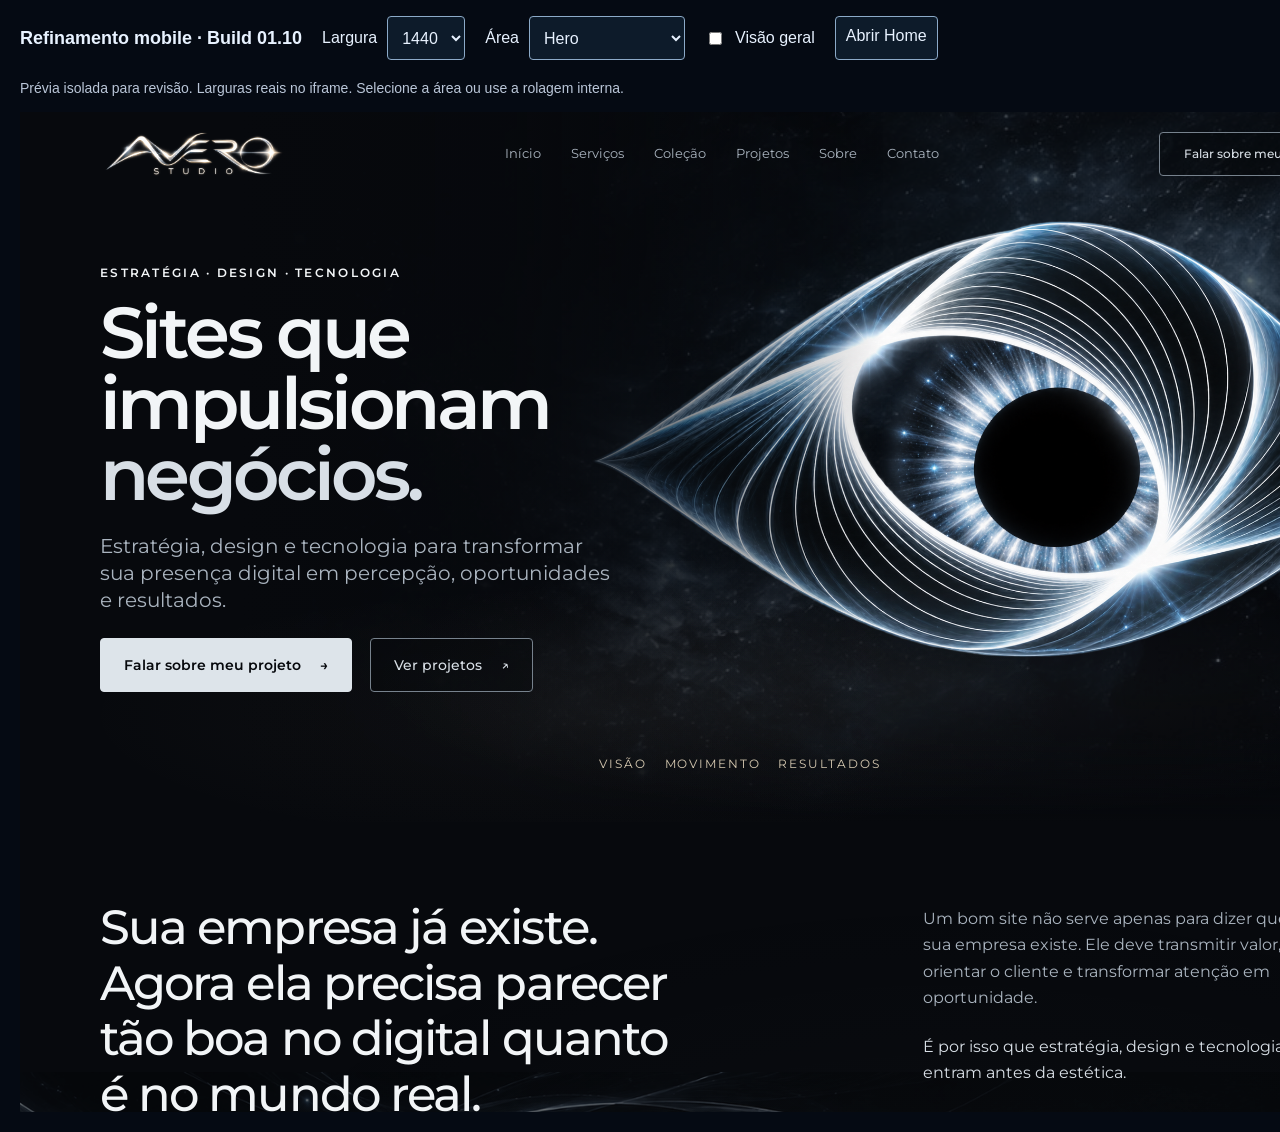
<file: review/build-01-10.html>
<!doctype html>
<html lang="pt-BR">
<head>
<meta charset="utf-8"><meta name="viewport" content="width=device-width,initial-scale=1">
<title>AVERO — revisão da Build 01.10</title>
<style>
*{box-sizing:border-box}body{margin:0;background:#050a13;color:#e8f2ff;font:16px Arial,sans-serif}header{padding:16px 20px;display:flex;align-items:center;gap:20px;flex-wrap:wrap}h1{font-size:18px;margin:0}label{display:flex;align-items:center;gap:10px}select,a{font:inherit;color:inherit;background:#0d1b2a;border:1px solid #8caac8;border-radius:4px;padding:10px;min-height:44px}a{text-decoration:none}select:focus-visible,a:focus-visible{outline:2px solid #4da3ff;outline-offset:3px}p{margin:0;color:#bac6d8;font-size:14px}.frame-wrap{width:max-content;min-width:100%;padding:0 20px 20px}iframe{display:block;border:0;max-width:none;background:#050a13}
</style>
</head>
<body>
<header><h1>Refinamento mobile · Build 01.10</h1><label for="width">Largura <select id="width"><option>1440</option><option>1280</option><option>1101</option><option>1100</option><option>1024</option><option>900</option><option>768</option><option>430</option><option>390</option><option>360</option><option>320</option></select></label><label for="area">Área <select id="area"><option value="top" selected>Hero</option><option value="posicionamento">Posicionamento</option><option value="servicos">Serviços</option><option value="colecao">Coleção</option><option value="projetos">Projetos</option><option value="sobre">Método</option><option value="perspectiva">Perspectiva</option><option value="contato">Contato</option></select></label><label><input type="checkbox" id="overview"> Visão geral</label><a href="../index.html">Abrir Home</a><p>Prévia isolada para revisão. Larguras reais no iframe. Selecione a área ou use a rolagem interna.</p></header>
<div class="frame-wrap"><iframe id="home" title="Home AVERO na largura selecionada" src="../index.html#top" width="1440" height="1000"></iframe></div>
<script>
const select=document.getElementById('width');const frame=document.getElementById('home');const overview=document.getElementById('overview');
const requested=new URLSearchParams(location.search).get('width');
if([...select.options].some(option=>option.value===requested))select.value=requested;
function resize(){const wide=Number(select.value)>1100;const scaled=overview.checked;frame.width=select.value;frame.height=scaled?'1200':Number(select.value)<=430?'1250':'1000';frame.style.transform=scaled?(wide?'scale(.66)':'scale(.82)'):'none';frame.style.transformOrigin='top left';frame.parentElement.style.height=scaled?(wide?'820px':'1020px'):'auto';}
overview.addEventListener('change',resize);
select.addEventListener('change',resize);resize();
const area=document.getElementById('area');
area.addEventListener('change',()=>{frame.src='../index.html#'+area.value;});
</script>
</body>
</html>
</file>
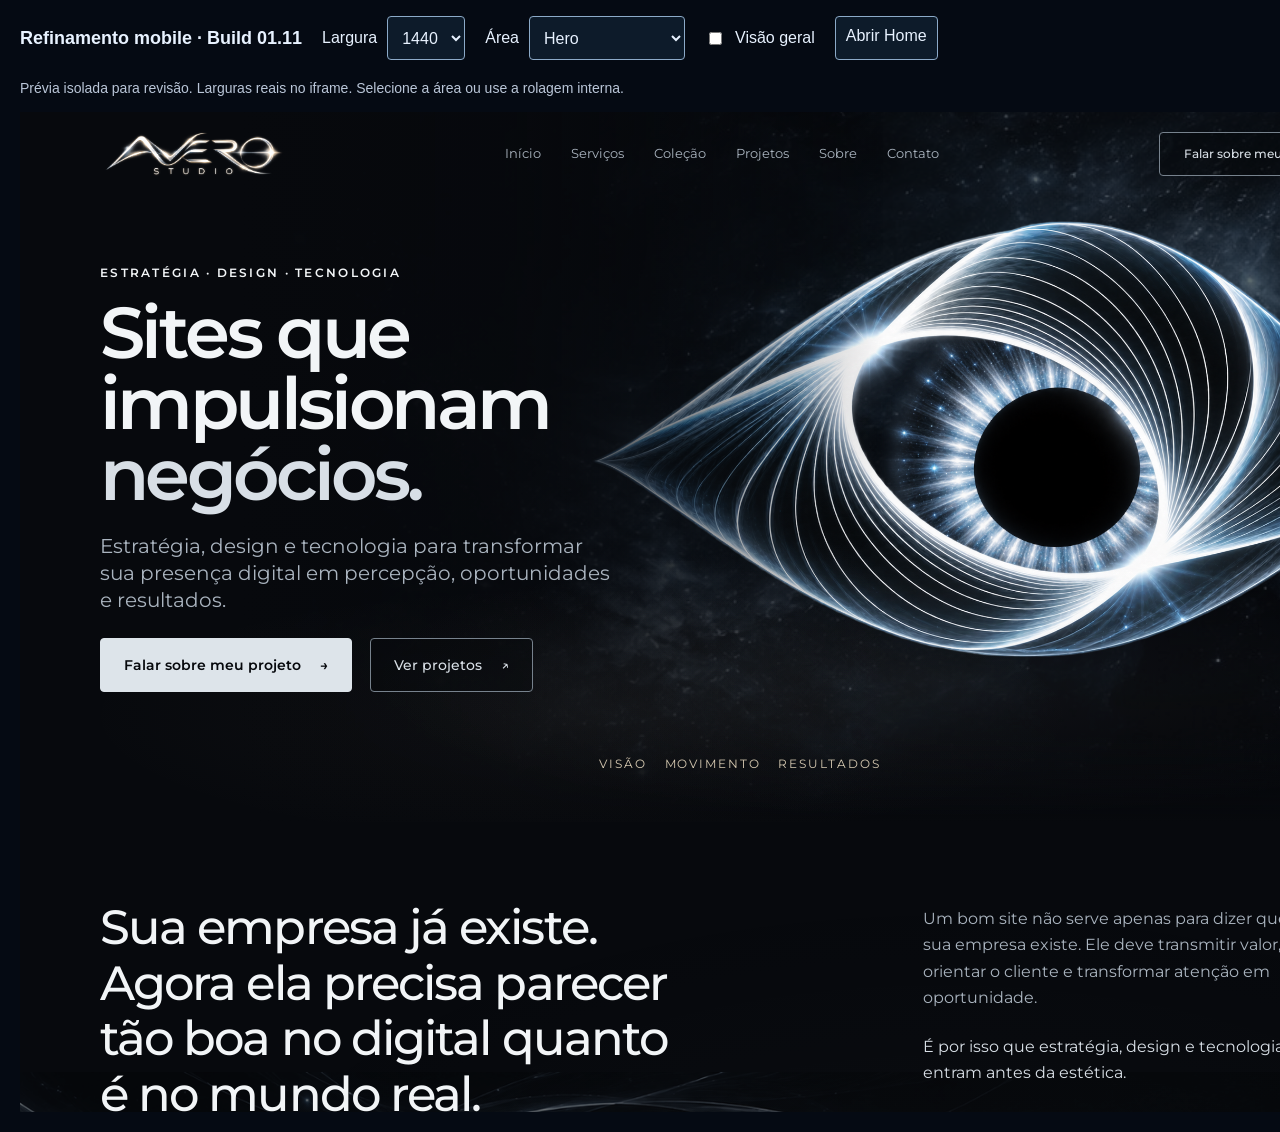
<file: review/build-01-11.html>
<!doctype html>
<html lang="pt-BR">
<head>
<meta charset="utf-8"><meta name="viewport" content="width=device-width,initial-scale=1">
<title>AVERO — revisão da Build 01.11</title>
<style>
*{box-sizing:border-box}body{margin:0;background:#050a13;color:#e8f2ff;font:16px Arial,sans-serif}header{padding:16px 20px;display:flex;align-items:center;gap:20px;flex-wrap:wrap}h1{font-size:18px;margin:0}label{display:flex;align-items:center;gap:10px}select,a{font:inherit;color:inherit;background:#0d1b2a;border:1px solid #8caac8;border-radius:4px;padding:10px;min-height:44px}a{text-decoration:none}select:focus-visible,a:focus-visible{outline:2px solid #4da3ff;outline-offset:3px}p{margin:0;color:#bac6d8;font-size:14px}.frame-wrap{width:max-content;min-width:100%;padding:0 20px 20px}iframe{display:block;border:0;max-width:none;background:#050a13}
</style>
</head>
<body>
<header><h1>Refinamento mobile · Build 01.11</h1><label for="width">Largura <select id="width"><option>1440</option><option>1280</option><option>1101</option><option>1100</option><option>1024</option><option>900</option><option>768</option><option>430</option><option>390</option><option>375</option><option>360</option><option>320</option></select></label><label for="area">Área <select id="area"><option value="top" selected>Hero</option><option value="posicionamento">Posicionamento</option><option value="servicos">Serviços</option><option value="colecao">Coleção</option><option value="projetos">Projetos</option><option value="sobre">Método</option><option value="perspectiva">Perspectiva</option><option value="contato">Contato</option></select></label><label><input type="checkbox" id="overview"> Visão geral</label><a href="../index.html">Abrir Home</a><p>Prévia isolada para revisão. Larguras reais no iframe. Selecione a área ou use a rolagem interna.</p></header>
<div class="frame-wrap"><iframe id="home" title="Home AVERO na largura selecionada" src="../index.html#top" width="1440" height="1000"></iframe></div>
<script>
const select=document.getElementById('width');const frame=document.getElementById('home');const overview=document.getElementById('overview');
const requested=new URLSearchParams(location.search).get('width');
if([...select.options].some(option=>option.value===requested))select.value=requested;
function resize(){const wide=Number(select.value)>1100;const scaled=overview.checked;frame.width=select.value;frame.height=scaled?'1200':Number(select.value)<=430?'1250':'1000';frame.style.transform=scaled?(wide?'scale(.66)':'scale(.82)'):'none';frame.style.transformOrigin='top left';frame.parentElement.style.height=scaled?(wide?'820px':'1020px'):'auto';}
overview.addEventListener('change',resize);
select.addEventListener('change',resize);resize();
const area=document.getElementById('area');
area.addEventListener('change',()=>{frame.src='../index.html#'+area.value;});
</script>
</body>
</html>
</file>
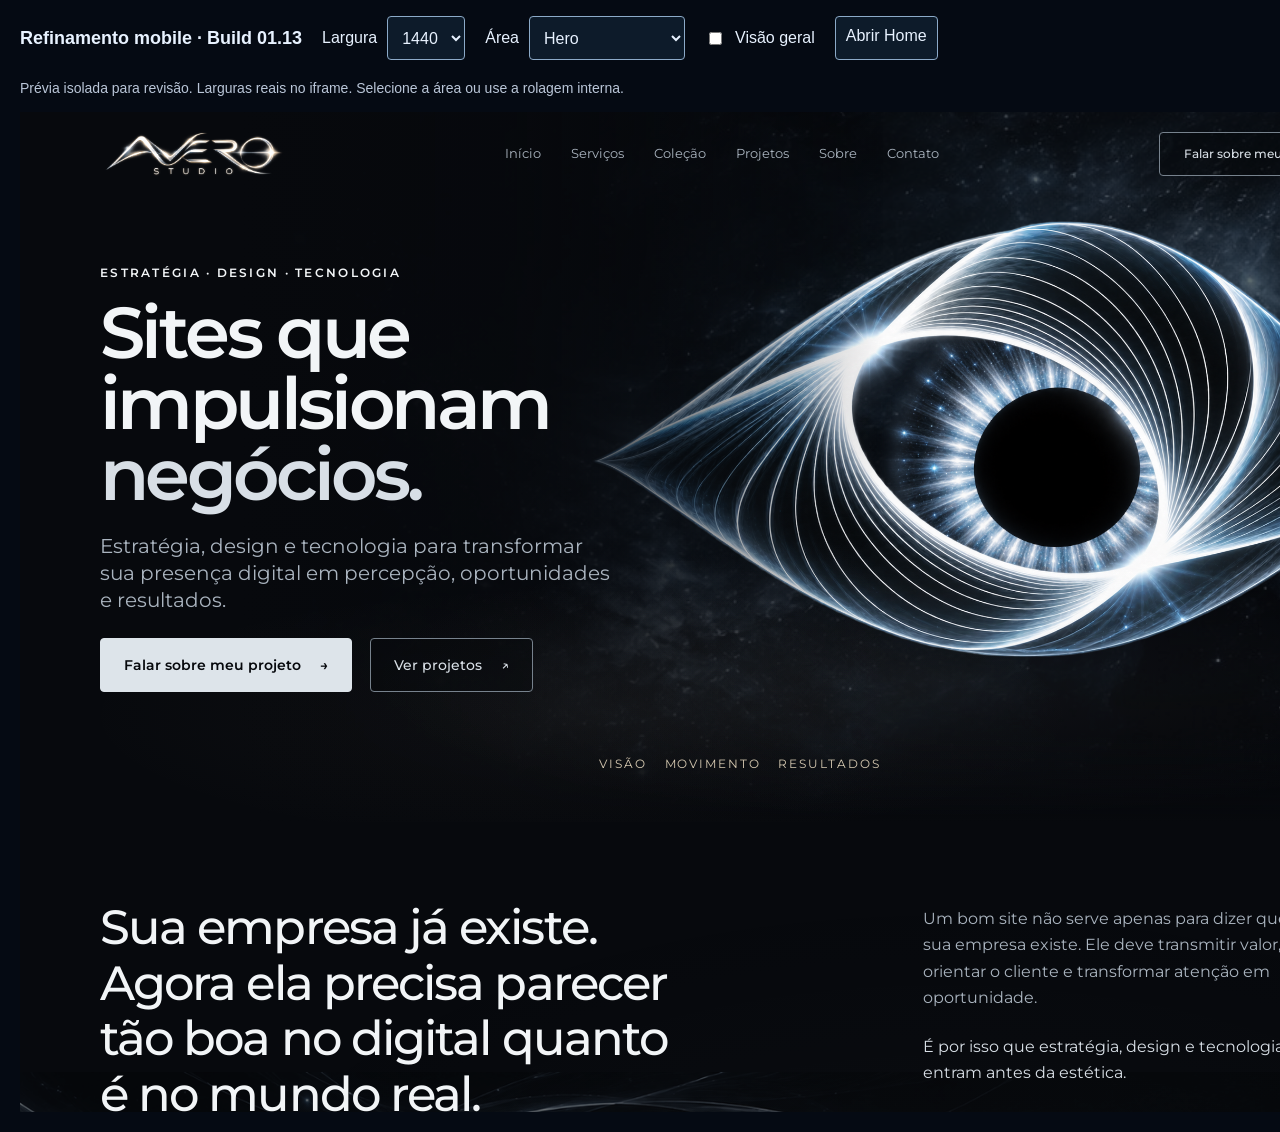
<file: review/build-01-13.html>
<!doctype html>
<html lang="pt-BR">
<head>
<meta charset="utf-8"><meta name="viewport" content="width=device-width,initial-scale=1">
<title>AVERO — revisão da Build 01.13</title>
<style>
*{box-sizing:border-box}body{margin:0;background:#050a13;color:#e8f2ff;font:16px Arial,sans-serif}header{padding:16px 20px;display:flex;align-items:center;gap:20px;flex-wrap:wrap}h1{font-size:18px;margin:0}label{display:flex;align-items:center;gap:10px}select,a{font:inherit;color:inherit;background:#0d1b2a;border:1px solid #8caac8;border-radius:4px;padding:10px;min-height:44px}a{text-decoration:none}select:focus-visible,a:focus-visible{outline:2px solid #4da3ff;outline-offset:3px}p{margin:0;color:#bac6d8;font-size:14px}.frame-wrap{width:max-content;min-width:100%;padding:0 20px 20px}iframe{display:block;border:0;max-width:none;background:#050a13}
</style>
</head>
<body>
<header><h1>Refinamento mobile · Build 01.13</h1><label for="width">Largura <select id="width"><option>1440</option><option>1280</option><option>1101</option><option>1100</option><option>1024</option><option>901</option><option>900</option><option>768</option><option>430</option><option>390</option><option>375</option><option>360</option><option>320</option></select></label><label for="area">Área <select id="area"><option value="top" selected>Hero</option><option value="posicionamento">Posicionamento</option><option value="servicos">Serviços</option><option value="colecao">Coleção</option><option value="projetos">Projetos</option><option value="sobre">Método</option><option value="perspectiva">Perspectiva</option><option value="contato">Contato</option><option value="footer">Footer</option></select></label><label><input type="checkbox" id="overview"> Visão geral</label><a href="../index.html">Abrir Home</a><p>Prévia isolada para revisão. Larguras reais no iframe. Selecione a área ou use a rolagem interna.</p></header>
<div hidden aria-hidden="true"><img id="nebula-check" src="../assets/avero-nebula-continuous-v1.webp" alt=""><img id="eye-check" src="../assets/avero-eye-isolated-v1.webp" alt=""></div>
<div class="frame-wrap"><iframe id="home" title="Home AVERO na largura selecionada" src="../index.html#top" width="1440" height="1000"></iframe></div>
<script>
const select=document.getElementById('width');const frame=document.getElementById('home');const overview=document.getElementById('overview');
const requested=new URLSearchParams(location.search).get('width');
if([...select.options].some(option=>option.value===requested))select.value=requested;
function resize(){const wide=Number(select.value)>1100;const scaled=overview.checked;frame.width=select.value;frame.height=scaled?'1200':Number(select.value)<=430?'1250':'1000';frame.style.transform=scaled?(wide?'scale(.66)':'scale(.82)'):'none';frame.style.transformOrigin='top left';frame.parentElement.style.height=scaled?(wide?'820px':'1020px'):'auto';}
overview.addEventListener('change',resize);
select.addEventListener('change',resize);resize();
const area=document.getElementById('area');
area.addEventListener('change',()=>{if(area.value==='footer'){frame.contentDocument.querySelector('footer').scrollIntoView({behavior:'instant',block:'start'});}else{frame.src='../index.html#'+area.value;}});
</script>
</body>
</html>
</file>
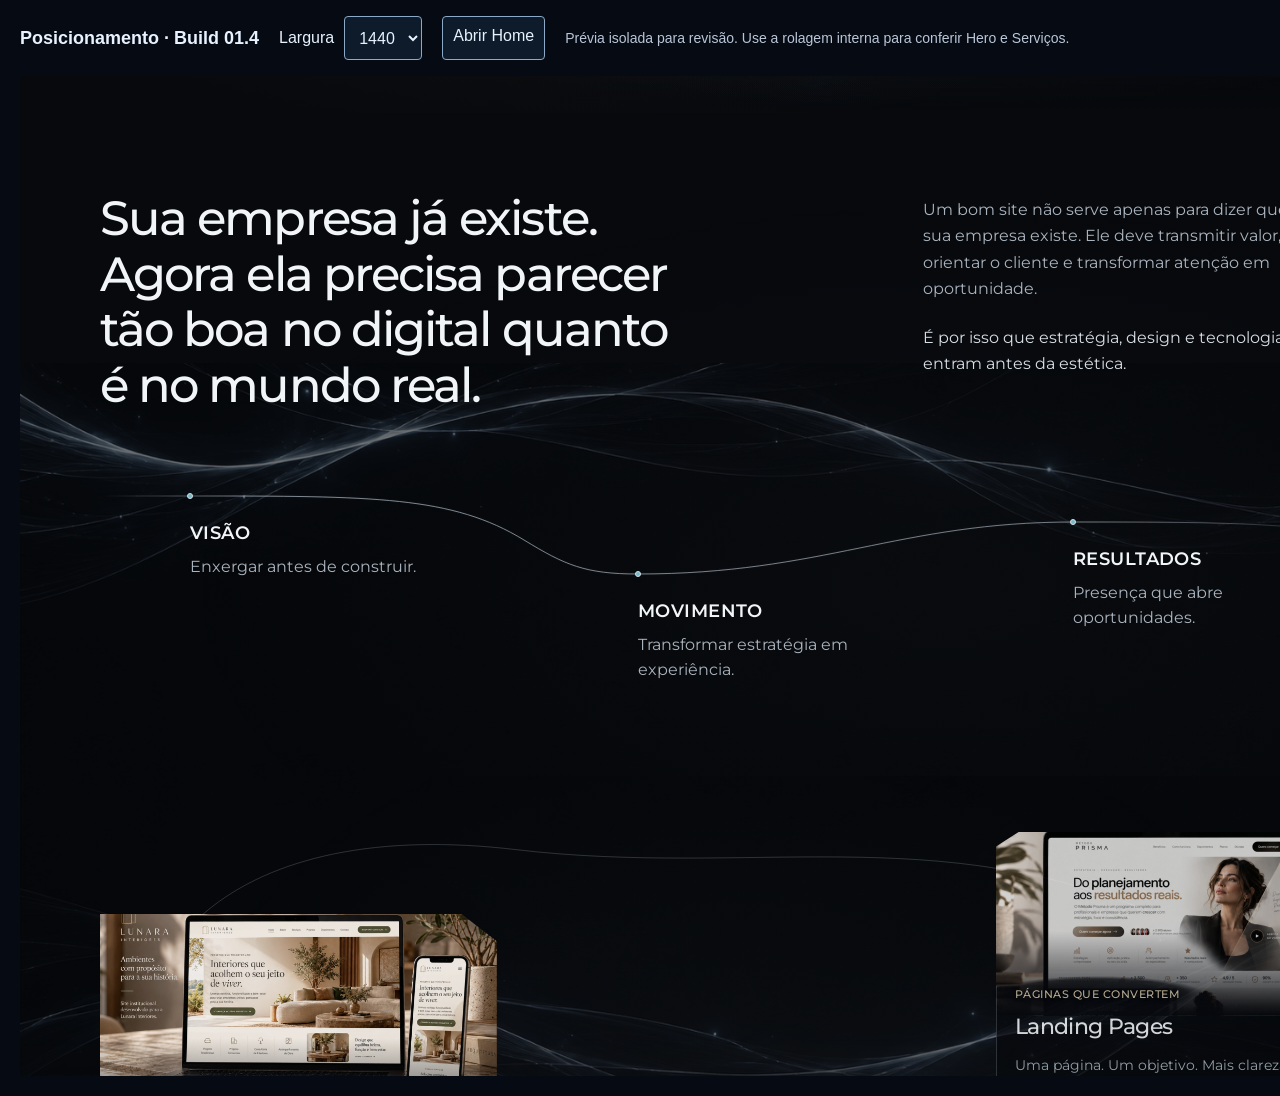
<file: review/build-01-4.html>
<!doctype html>
<html lang="pt-BR">
<head>
<meta charset="utf-8"><meta name="viewport" content="width=device-width,initial-scale=1">
<title>AVERO — revisão da Build 01.4</title>
<style>
*{box-sizing:border-box}body{margin:0;background:#050a13;color:#e8f2ff;font:16px Arial,sans-serif}header{padding:16px 20px;display:flex;align-items:center;gap:20px;flex-wrap:wrap}h1{font-size:18px;margin:0}label{display:flex;align-items:center;gap:10px}select,a{font:inherit;color:inherit;background:#0d1b2a;border:1px solid #8caac8;border-radius:4px;padding:10px;min-height:44px}a{text-decoration:none}select:focus-visible,a:focus-visible{outline:2px solid #4da3ff;outline-offset:3px}p{margin:0;color:#bac6d8;font-size:14px}.frame-wrap{width:max-content;min-width:100%;padding:0 20px 20px}iframe{display:block;border:0;max-width:none;background:#050a13}
</style>
</head>
<body>
<header><h1>Posicionamento · Build 01.4</h1><label for="width">Largura <select id="width"><option>1440</option><option>1280</option><option>1024</option><option>900</option><option>768</option><option>430</option><option>390</option><option>360</option><option>320</option></select></label><a href="../index.html#posicionamento">Abrir Home</a><p>Prévia isolada para revisão. Use a rolagem interna para conferir Hero e Serviços.</p></header>
<div class="frame-wrap"><iframe id="home" title="Home AVERO na largura selecionada" src="../index.html#posicionamento" width="1440" height="1000"></iframe></div>
<script>
const select=document.getElementById('width');const frame=document.getElementById('home');
const requested=new URLSearchParams(location.search).get('width');
if([...select.options].some(option=>option.value===requested))select.value=requested;
function resize(){frame.width=select.value;frame.height=Number(select.value)<=430?'1250':'1000';}
select.addEventListener('change',resize);resize();
</script>
</body>
</html>
</file>
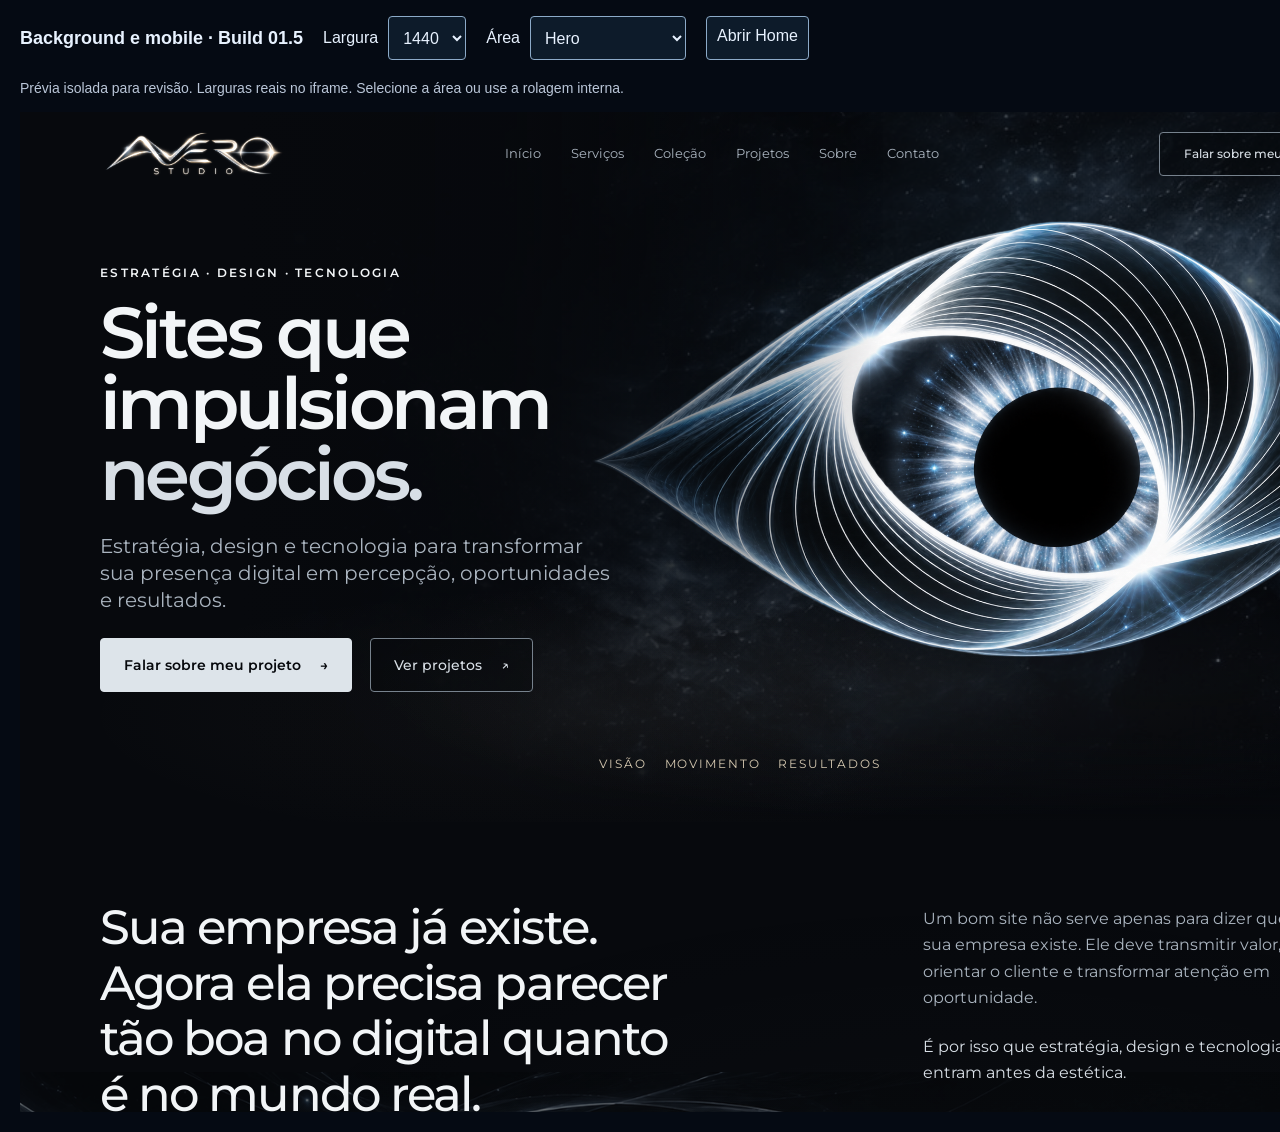
<file: review/build-01-5.html>
<!doctype html>
<html lang="pt-BR">
<head>
<meta charset="utf-8"><meta name="viewport" content="width=device-width,initial-scale=1">
<title>AVERO — revisão da Build 01.5</title>
<style>
*{box-sizing:border-box}body{margin:0;background:#050a13;color:#e8f2ff;font:16px Arial,sans-serif}header{padding:16px 20px;display:flex;align-items:center;gap:20px;flex-wrap:wrap}h1{font-size:18px;margin:0}label{display:flex;align-items:center;gap:10px}select,a{font:inherit;color:inherit;background:#0d1b2a;border:1px solid #8caac8;border-radius:4px;padding:10px;min-height:44px}a{text-decoration:none}select:focus-visible,a:focus-visible{outline:2px solid #4da3ff;outline-offset:3px}p{margin:0;color:#bac6d8;font-size:14px}.frame-wrap{width:max-content;min-width:100%;padding:0 20px 20px}iframe{display:block;border:0;max-width:none;background:#050a13}
</style>
</head>
<body>
<header><h1>Background e mobile · Build 01.5</h1><label for="width">Largura <select id="width"><option>1440</option><option>1280</option><option>1024</option><option>900</option><option>768</option><option>430</option><option>390</option><option>360</option><option>320</option></select></label><label for="area">Área <select id="area"><option value="top">Hero</option><option value="posicionamento">Posicionamento</option><option value="servicos">Serviços</option><option value="colecao">Coleção</option><option value="projetos">Projetos</option><option value="sobre">Método</option><option value="contato">Contato</option></select></label><a href="../index.html">Abrir Home</a><p>Prévia isolada para revisão. Larguras reais no iframe. Selecione a área ou use a rolagem interna.</p></header>
<div class="frame-wrap"><iframe id="home" title="Home AVERO na largura selecionada" src="../index.html" width="1440" height="1000"></iframe></div>
<script>
const select=document.getElementById('width');const frame=document.getElementById('home');
const requested=new URLSearchParams(location.search).get('width');
if([...select.options].some(option=>option.value===requested))select.value=requested;
function resize(){frame.width=select.value;frame.height=Number(select.value)<=430?'1250':'1000';}
select.addEventListener('change',resize);resize();
const area=document.getElementById('area');
area.addEventListener('change',()=>{frame.src='../index.html#'+area.value;});
</script>
</body>
</html>
</file>
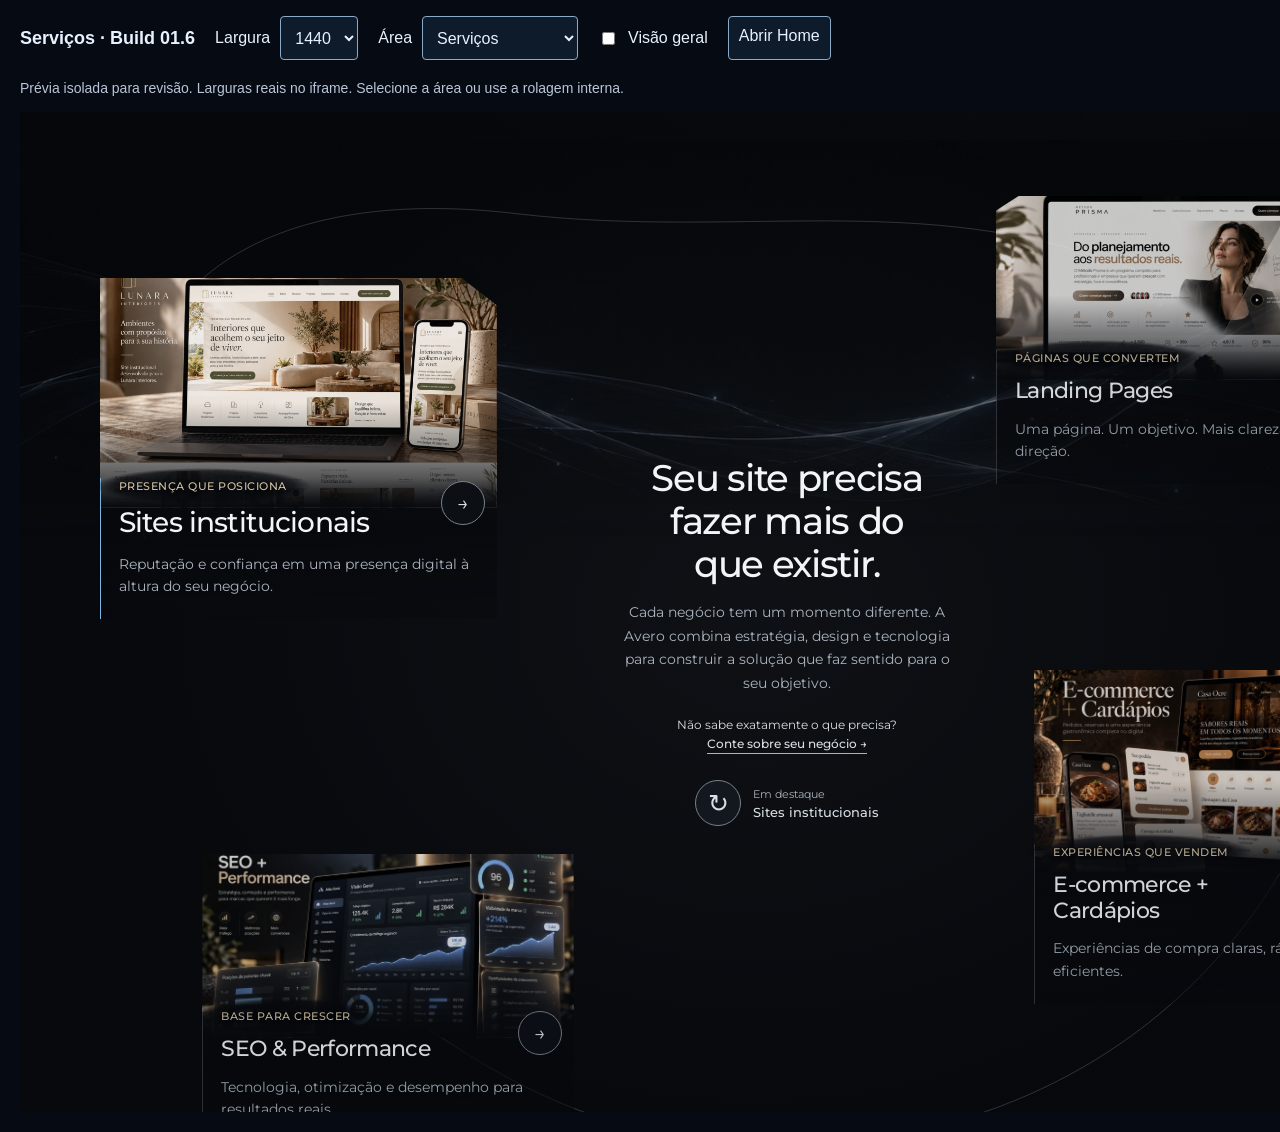
<file: review/build-01-6.html>
<!doctype html>
<html lang="pt-BR">
<head>
<meta charset="utf-8"><meta name="viewport" content="width=device-width,initial-scale=1">
<title>AVERO — revisão da Build 01.6</title>
<style>
*{box-sizing:border-box}body{margin:0;background:#050a13;color:#e8f2ff;font:16px Arial,sans-serif}header{padding:16px 20px;display:flex;align-items:center;gap:20px;flex-wrap:wrap}h1{font-size:18px;margin:0}label{display:flex;align-items:center;gap:10px}select,a{font:inherit;color:inherit;background:#0d1b2a;border:1px solid #8caac8;border-radius:4px;padding:10px;min-height:44px}a{text-decoration:none}select:focus-visible,a:focus-visible{outline:2px solid #4da3ff;outline-offset:3px}p{margin:0;color:#bac6d8;font-size:14px}.frame-wrap{width:max-content;min-width:100%;padding:0 20px 20px}iframe{display:block;border:0;max-width:none;background:#050a13}
</style>
</head>
<body>
<header><h1>Serviços · Build 01.6</h1><label for="width">Largura <select id="width"><option>1440</option><option>1280</option><option>1101</option><option>1100</option><option>1024</option><option>900</option><option>768</option><option>430</option><option>390</option><option>360</option><option>320</option></select></label><label for="area">Área <select id="area"><option value="top">Hero</option><option value="posicionamento">Posicionamento</option><option value="servicos" selected>Serviços</option><option value="colecao">Coleção</option><option value="projetos">Projetos</option><option value="sobre">Método</option><option value="contato">Contato</option></select></label><label><input type="checkbox" id="overview"> Visão geral</label><a href="../index.html">Abrir Home</a><p>Prévia isolada para revisão. Larguras reais no iframe. Selecione a área ou use a rolagem interna.</p></header>
<div class="frame-wrap"><iframe id="home" title="Home AVERO na largura selecionada" src="../index.html#servicos" width="1440" height="1000"></iframe></div>
<script>
const select=document.getElementById('width');const frame=document.getElementById('home');const overview=document.getElementById('overview');
const requested=new URLSearchParams(location.search).get('width');
if([...select.options].some(option=>option.value===requested))select.value=requested;
function resize(){const wide=Number(select.value)>1100;const scaled=overview.checked&&wide;frame.width=select.value;frame.height=scaled?'1200':Number(select.value)<=430?'1250':'1000';frame.style.transform=scaled?'scale(.66)':'none';frame.style.transformOrigin='top left';frame.parentElement.style.height=scaled?'820px':'auto';}
overview.addEventListener('change',resize);
select.addEventListener('change',resize);resize();
const area=document.getElementById('area');
area.addEventListener('change',()=>{frame.src='../index.html#'+area.value;});
</script>
</body>
</html>
</file>
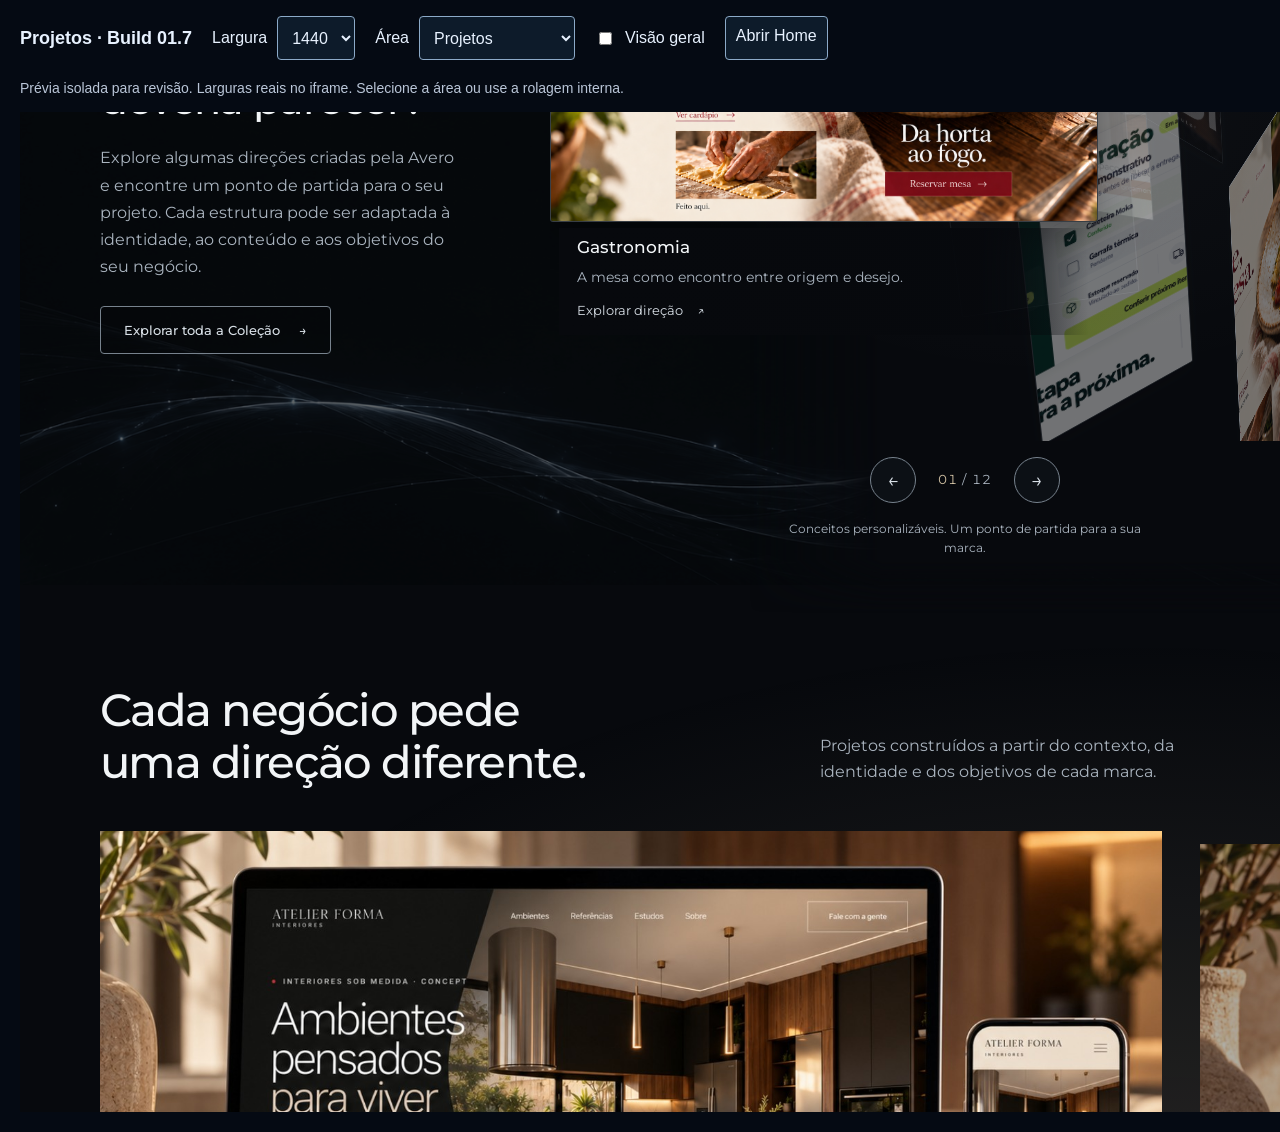
<file: review/build-01-7.html>
<!doctype html>
<html lang="pt-BR">
<head>
<meta charset="utf-8"><meta name="viewport" content="width=device-width,initial-scale=1">
<title>AVERO — revisão da Build 01.7</title>
<style>
*{box-sizing:border-box}body{margin:0;background:#050a13;color:#e8f2ff;font:16px Arial,sans-serif}header{padding:16px 20px;display:flex;align-items:center;gap:20px;flex-wrap:wrap}h1{font-size:18px;margin:0}label{display:flex;align-items:center;gap:10px}select,a{font:inherit;color:inherit;background:#0d1b2a;border:1px solid #8caac8;border-radius:4px;padding:10px;min-height:44px}a{text-decoration:none}select:focus-visible,a:focus-visible{outline:2px solid #4da3ff;outline-offset:3px}p{margin:0;color:#bac6d8;font-size:14px}.frame-wrap{width:max-content;min-width:100%;padding:0 20px 20px}iframe{display:block;border:0;max-width:none;background:#050a13}
</style>
</head>
<body>
<header><h1>Projetos · Build 01.7</h1><label for="width">Largura <select id="width"><option>1440</option><option>1280</option><option>1101</option><option>1100</option><option>1024</option><option>900</option><option>768</option><option>430</option><option>390</option><option>360</option><option>320</option></select></label><label for="area">Área <select id="area"><option value="top">Hero</option><option value="posicionamento">Posicionamento</option><option value="servicos">Serviços</option><option value="colecao">Coleção</option><option value="projetos" selected>Projetos</option><option value="sobre">Método</option><option value="contato">Contato</option></select></label><label><input type="checkbox" id="overview"> Visão geral</label><a href="../index.html">Abrir Home</a><p>Prévia isolada para revisão. Larguras reais no iframe. Selecione a área ou use a rolagem interna.</p></header>
<div class="frame-wrap"><iframe id="home" title="Home AVERO na largura selecionada" src="../index.html#projetos" width="1440" height="1000"></iframe></div>
<script>
const select=document.getElementById('width');const frame=document.getElementById('home');const overview=document.getElementById('overview');
const requested=new URLSearchParams(location.search).get('width');
if([...select.options].some(option=>option.value===requested))select.value=requested;
function resize(){const wide=Number(select.value)>1100;const scaled=overview.checked&&wide;frame.width=select.value;frame.height=scaled?'1200':Number(select.value)<=430?'1250':'1000';frame.style.transform=scaled?'scale(.66)':'none';frame.style.transformOrigin='top left';frame.parentElement.style.height=scaled?'820px':'auto';}
overview.addEventListener('change',resize);
select.addEventListener('change',resize);resize();
const area=document.getElementById('area');
area.addEventListener('change',()=>{frame.src='../index.html#'+area.value;});
</script>
</body>
</html>
</file>
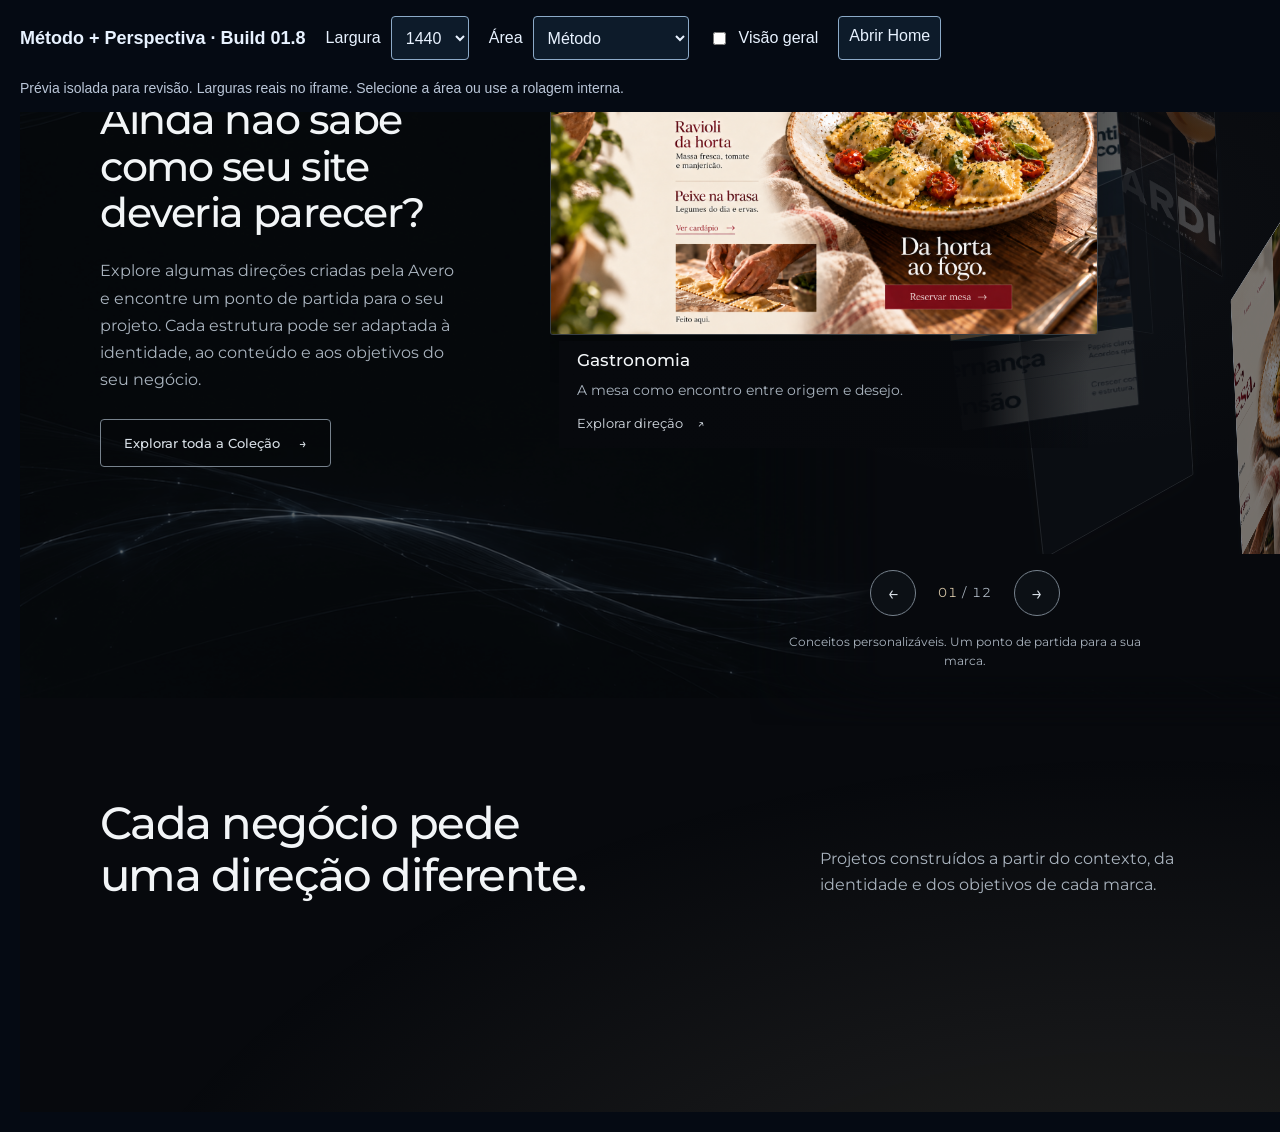
<file: review/build-01-8.html>
<!doctype html>
<html lang="pt-BR">
<head>
<meta charset="utf-8"><meta name="viewport" content="width=device-width,initial-scale=1">
<title>AVERO — revisão da Build 01.8</title>
<style>
*{box-sizing:border-box}body{margin:0;background:#050a13;color:#e8f2ff;font:16px Arial,sans-serif}header{padding:16px 20px;display:flex;align-items:center;gap:20px;flex-wrap:wrap}h1{font-size:18px;margin:0}label{display:flex;align-items:center;gap:10px}select,a{font:inherit;color:inherit;background:#0d1b2a;border:1px solid #8caac8;border-radius:4px;padding:10px;min-height:44px}a{text-decoration:none}select:focus-visible,a:focus-visible{outline:2px solid #4da3ff;outline-offset:3px}p{margin:0;color:#bac6d8;font-size:14px}.frame-wrap{width:max-content;min-width:100%;padding:0 20px 20px}iframe{display:block;border:0;max-width:none;background:#050a13}
</style>
</head>
<body>
<header><h1>Método + Perspectiva · Build 01.8</h1><label for="width">Largura <select id="width"><option>1440</option><option>1280</option><option>1101</option><option>1100</option><option>1024</option><option>900</option><option>768</option><option>430</option><option>390</option><option>360</option><option>320</option></select></label><label for="area">Área <select id="area"><option value="top">Hero</option><option value="posicionamento">Posicionamento</option><option value="servicos">Serviços</option><option value="colecao">Coleção</option><option value="projetos">Projetos</option><option value="sobre" selected>Método</option><option value="perspectiva">Perspectiva</option><option value="contato">Contato</option></select></label><label><input type="checkbox" id="overview"> Visão geral</label><a href="../index.html">Abrir Home</a><p>Prévia isolada para revisão. Larguras reais no iframe. Selecione a área ou use a rolagem interna.</p></header>
<div class="frame-wrap"><iframe id="home" title="Home AVERO na largura selecionada" src="../index.html#sobre" width="1440" height="1000"></iframe></div>
<script>
const select=document.getElementById('width');const frame=document.getElementById('home');const overview=document.getElementById('overview');
const requested=new URLSearchParams(location.search).get('width');
if([...select.options].some(option=>option.value===requested))select.value=requested;
function resize(){const wide=Number(select.value)>1100;const scaled=overview.checked;frame.width=select.value;frame.height=scaled?'1200':Number(select.value)<=430?'1250':'1000';frame.style.transform=scaled?(wide?'scale(.66)':'scale(.82)'):'none';frame.style.transformOrigin='top left';frame.parentElement.style.height=scaled?(wide?'820px':'1020px'):'auto';}
overview.addEventListener('change',resize);
select.addEventListener('change',resize);resize();
const area=document.getElementById('area');
area.addEventListener('change',()=>{frame.src='../index.html#'+area.value;});
</script>
</body>
</html>
</file>
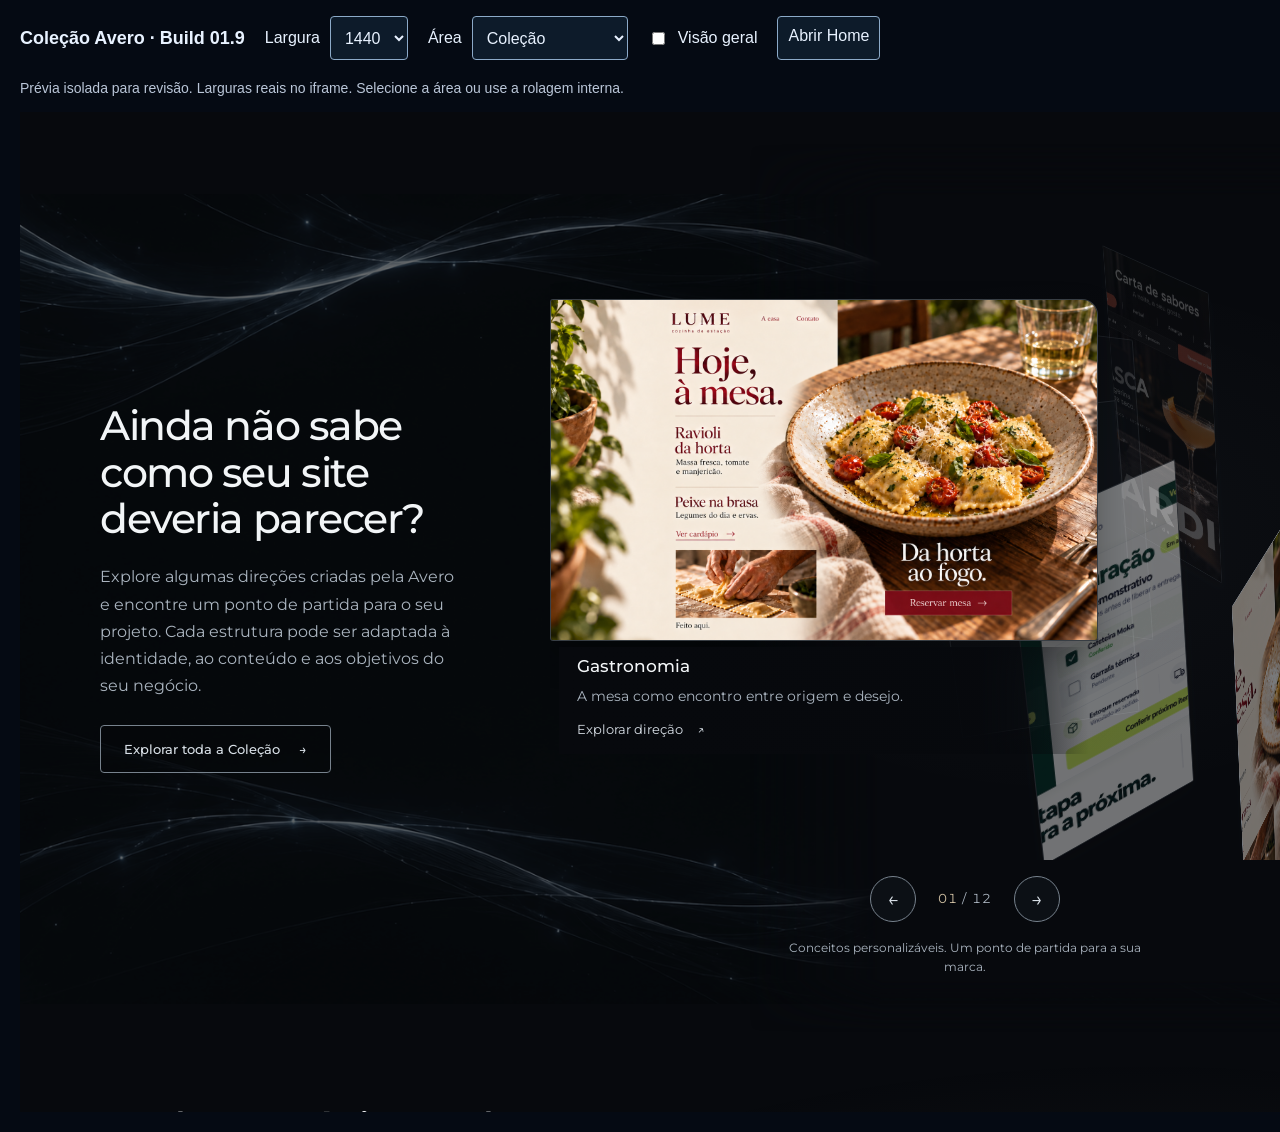
<file: review/build-01-9.html>
<!doctype html>
<html lang="pt-BR">
<head>
<meta charset="utf-8"><meta name="viewport" content="width=device-width,initial-scale=1">
<title>AVERO — revisão da Build 01.9</title>
<style>
*{box-sizing:border-box}body{margin:0;background:#050a13;color:#e8f2ff;font:16px Arial,sans-serif}header{padding:16px 20px;display:flex;align-items:center;gap:20px;flex-wrap:wrap}h1{font-size:18px;margin:0}label{display:flex;align-items:center;gap:10px}select,a{font:inherit;color:inherit;background:#0d1b2a;border:1px solid #8caac8;border-radius:4px;padding:10px;min-height:44px}a{text-decoration:none}select:focus-visible,a:focus-visible{outline:2px solid #4da3ff;outline-offset:3px}p{margin:0;color:#bac6d8;font-size:14px}.frame-wrap{width:max-content;min-width:100%;padding:0 20px 20px}iframe{display:block;border:0;max-width:none;background:#050a13}
</style>
</head>
<body>
<header><h1>Coleção Avero · Build 01.9</h1><label for="width">Largura <select id="width"><option>1440</option><option>1280</option><option>1101</option><option>1100</option><option>1024</option><option>900</option><option>768</option><option>430</option><option>390</option><option>360</option><option>320</option></select></label><label for="area">Área <select id="area"><option value="top">Hero</option><option value="posicionamento">Posicionamento</option><option value="servicos">Serviços</option><option value="colecao" selected>Coleção</option><option value="projetos">Projetos</option><option value="sobre">Método</option><option value="perspectiva">Perspectiva</option><option value="contato">Contato</option></select></label><label><input type="checkbox" id="overview"> Visão geral</label><a href="../index.html">Abrir Home</a><p>Prévia isolada para revisão. Larguras reais no iframe. Selecione a área ou use a rolagem interna.</p></header>
<div class="frame-wrap"><iframe id="home" title="Home AVERO na largura selecionada" src="../index.html#colecao" width="1440" height="1000"></iframe></div>
<script>
const select=document.getElementById('width');const frame=document.getElementById('home');const overview=document.getElementById('overview');
const requested=new URLSearchParams(location.search).get('width');
if([...select.options].some(option=>option.value===requested))select.value=requested;
function resize(){const wide=Number(select.value)>1100;const scaled=overview.checked;frame.width=select.value;frame.height=scaled?'1200':Number(select.value)<=430?'1250':'1000';frame.style.transform=scaled?(wide?'scale(.66)':'scale(.82)'):'none';frame.style.transformOrigin='top left';frame.parentElement.style.height=scaled?(wide?'820px':'1020px'):'auto';}
overview.addEventListener('change',resize);
select.addEventListener('change',resize);resize();
const area=document.getElementById('area');
area.addEventListener('change',()=>{frame.src='../index.html#'+area.value;});
</script>
</body>
</html>
</file>
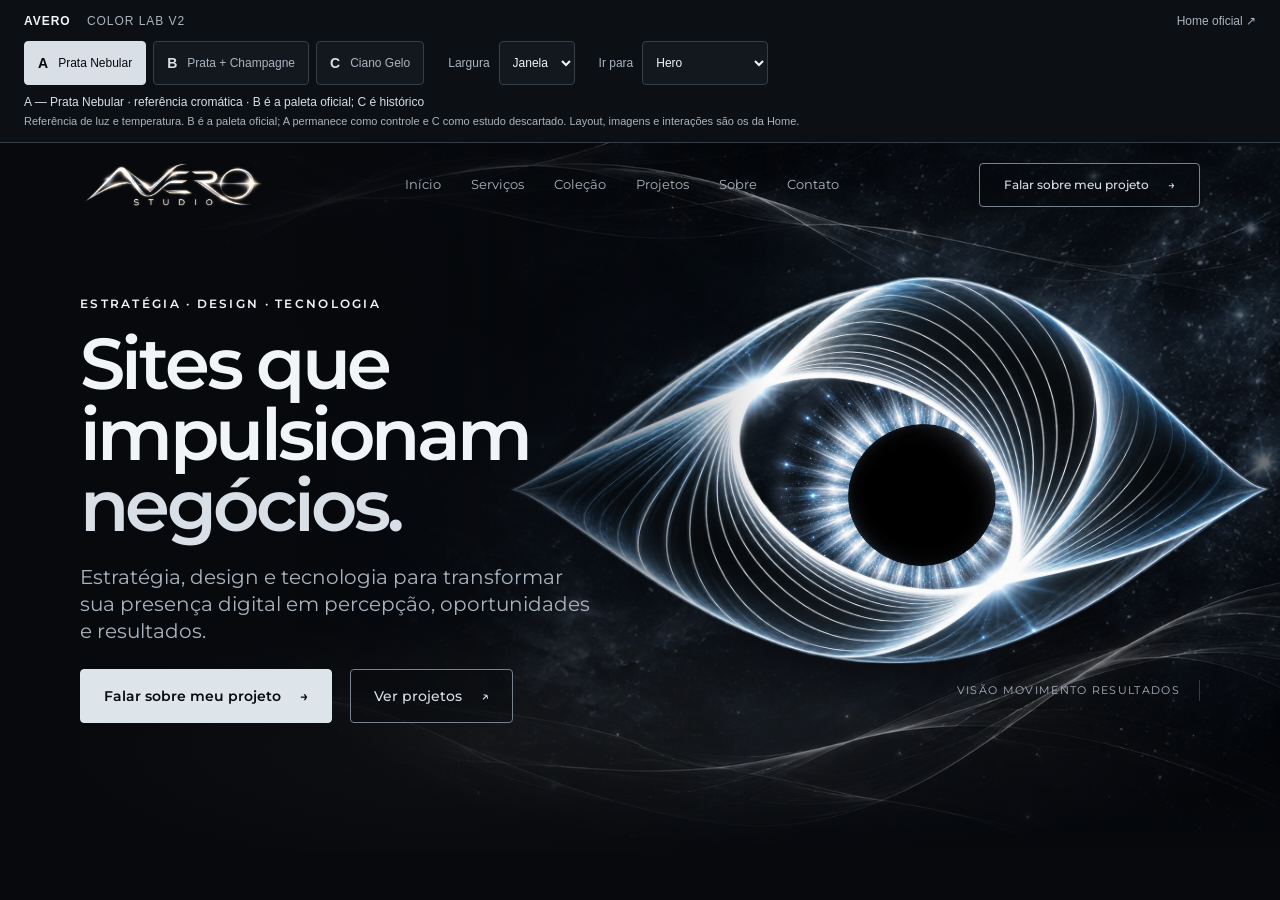
<file: review/color-lab.html>
<!doctype html>
<html lang="pt-BR">
<head>
  <meta charset="utf-8">
  <meta name="viewport" content="width=device-width, initial-scale=1">
  <meta name="robots" content="noindex, nofollow">
  <title>AVERO — Color Lab V2</title>
  <link rel="stylesheet" href="color-lab-ui.css">
  <script src="color-lab.js" defer></script>
</head>
<body>
  <header class="lab-toolbar">
    <div class="lab-heading"><strong>AVERO <span>COLOR LAB V2</span></strong><a href="../" target="_blank" rel="noopener">Home oficial ↗</a></div>
    <div class="lab-controls">
      <div class="lab-themes" role="group" aria-label="Direção cromática">
        <button type="button" data-theme="a" aria-pressed="true"><b>A</b><span>Prata Nebular</span></button>
        <button type="button" data-theme="b" aria-pressed="false"><b>B</b><span>Prata + Champagne</span></button>
        <button type="button" data-theme="c" aria-pressed="false"><b>C</b><span>Ciano Gelo</span></button>
      </div>
      <label>Largura <select id="lab-width"><option value="auto">Janela</option><option>320</option><option>360</option><option>390</option><option>430</option><option>768</option><option>900</option><option>901</option><option>1024</option><option>1280</option><option>1440</option></select></label>
      <label>Ir para <select id="lab-area"><option value="top">Hero</option><option value="posicionamento">Posicionamento</option><option value="servicos">Serviços</option><option value="colecao">Coleção</option><option value="projetos">Projetos</option><option value="sobre">Método</option><option value="perspectiva">Perspectiva</option><option value="contato">CTA</option><option value="footer">Footer</option></select></label>
    </div>
    <p class="lab-status" id="lab-status" role="status">Carregando a base aprovada…</p>
    <p class="lab-caption">Referência de luz e temperatura. B é a paleta oficial; A permanece como controle e C como estudo descartado. Layout, imagens e interações são os da Home.</p>
  </header>
  <main class="lab-workspace">
    <iframe id="lab-preview" title="Home AVERO — estudo cromático A" src="about:blank"></iframe>
  </main>
  <noscript>Ative JavaScript para comparar as três direções. A Home oficial continua disponível no link acima.</noscript>
</body>
</html>
</file>
<file: styles.css>
:root{
  --bg-primary:#07090D;
  --bg-secondary:#0C1015;
  --bg-depth:#10151B;
  --surface:#12181E;
  --surface-high:#141A20;
  --text-primary:#F2F5F7;
  --silver:#D8DFE6;
  --text-secondary:#AAB4BF;
  --text-muted:#77828D;
  --line:#AAB4BF;
  --accent-primary:#75BBC8;
  --accent-secondary:#4DA3FF;
  --accent-warm:var(--champagne-light);
  --button-primary:#DDE4EA;
  --button-primary-text:#07090D;
  --button-hover:#C6DEE3;
  --border:rgba(170,180,191,.28);
  --control-border:#77828D;
  --glow-rgb:117 187 200;
  --material-rgb:216 223 230;
  --project-light-rgb:196 175 139;
  --warm-rgb:210 194 164;
  --background-rgb:7 9 13;
  --nebula-treatment:saturate(.38) brightness(.9);
  --ambient-treatment:saturate(.32) brightness(.9);
  --cosmos:var(--bg-primary);
  --nebula:var(--bg-secondary);
  --lume:var(--text-primary);
  --neutral:var(--text-secondary);
  --blue:var(--accent-primary);
  --champagne-light:#D2C2A4;
  --champagne-mid:#C4AF8B;
  --champagne-muted:#9D8C72;
  --champagne-text:var(--champagne-light);
  --champagne-border:rgb(var(--warm-rgb)/.52);
  --champagne-surface:rgb(var(--warm-rgb)/.055);
  --champagne-glow:rgb(var(--warm-rgb)/.16);
  --champagne-glow-soft:rgb(var(--warm-rgb)/.075);
  --champagne-glow-node:rgb(var(--warm-rgb)/.5);
  --champagne-hover:rgb(var(--warm-rgb)/.10);
  --container:1280px;
}
*{box-sizing:border-box}html{scroll-behavior:smooth;scroll-padding-top:28px}body{margin:0;background:var(--cosmos);color:var(--lume);font-family:Montserrat,Arial,sans-serif;font-size:16px;line-height:1.45}a{color:inherit;text-decoration:none}button,input,textarea{font:inherit}button,a,input,textarea{-webkit-tap-highlight-color:transparent}button{cursor:pointer}a:focus-visible,button:focus-visible{outline:2px solid var(--blue);outline-offset:5px}img{max-width:100%}.container{width:min(calc(100% - 160px),var(--container));margin-inline:auto}.section-shell{position:relative;padding:36px 0 48px}.section-shell>.container{position:relative;z-index:1}.eyebrow{margin:0 0 24px;font-size:12px;font-weight:600;letter-spacing:.19em}.section-shell h2{font-size:40px;font-weight:500;line-height:1.13;letter-spacing:-.035em;margin:0 0 23px}.section-shell p{color:var(--neutral)}.btn{display:inline-flex;align-items:center;justify-content:center;gap:19px;min-height:48px;padding:11px 23px;border:1px solid rgba(138,187,234,.48);border-radius:4px;font-size:14px;font-weight:500;line-height:1.3;transition:background .2s,border-color .2s,box-shadow .2s}.btn:hover{border-color:var(--blue);background-color:#0d1d2c;box-shadow:0 0 20px #4da3ff18}.btn-primary{background:#3a9df5;border-color:#3a9df5;color:#03101a;font-weight:600}.btn-primary:hover{background:#6cbaff;color:#020a10}.btn-outline{background:#020a1060}.actions{display:flex;gap:18px;flex-wrap:wrap}.circle-link{display:inline-grid;place-items:center;flex-shrink:0;width:36px;height:36px;border:1px solid #6eaadd;border-radius:50%;color:#83b8e7;background:transparent;font-size:20px;line-height:1}.circle-link:hover{background:#4da3ff20}.brand{display:inline-flex;align-items:baseline;gap:8px;white-space:nowrap}.brand span{font-size:32px;letter-spacing:-.045em;font-weight:600}.brand small{font-size:17px;font-weight:400}.site-header{position:absolute;inset:0 0 auto;z-index:10;padding:17px 0}.header-inner{display:flex;align-items:center;justify-content:space-between;gap:24px}.desktop-nav{display:flex;gap:30px;font-size:13px;color:#c9d2de}.desktop-nav a:hover{color:var(--blue)}.desktop-cta{min-height:43px;font-size:12px;padding-inline:24px}.menu-toggle,.mobile-nav{display:none}
.hero{position:relative;isolation:isolate;min-height:710px;display:flex;align-items:center;padding:137px 0 43px}.hero-art{position:absolute;inset:0;z-index:-2;background:url('assets/avero-eye.png') center 48%/cover no-repeat}.hero-content{position:relative}.hero .eyebrow{margin-bottom:15px}.hero h1{font-size:72px;font-weight:600;line-height:.99;letter-spacing:-.05em;margin:0 0 22px}.hero h1 em{font-style:normal;color:#71b9fc}.lead{max-width:510px;margin:0 0 24px;font-size:20px;line-height:1.35;color:#c4cdd9}.hero .actions{gap:18px}.hero .btn{min-height:54px}.hero-signature{position:absolute;right:0;bottom:83px;padding-right:19px;border-right:1px solid #819bb040;font-size:11px;line-height:1.9;letter-spacing:.12em;color:#9aa7ba;text-align:right}.scroll-cue{display:inline-flex;align-items:center;gap:14px;margin-top:32px;font-size:10px;letter-spacing:.18em;color:#b3bfcb}.mouse{width:22px;height:34px;border:1px solid #8cadcd;border-radius:13px;position:relative}.mouse:before{content:"";position:absolute;width:2px;height:8px;left:9px;top:7px;border-radius:3px;background:#a9c8e3}.mouse:after{content:"";position:absolute;bottom:-12px;left:7px;width:6px;height:6px;border-bottom:1px solid #6aa0ca;border-right:1px solid #6aa0ca;transform:rotate(45deg)}

.collection{padding-top:34px;padding-bottom:32px}.collection-layout{display:grid;grid-template-columns:365px minmax(0,1fr);gap:82px;align-items:center}.collection-intro h2{font-size:39px}.collection-intro>p{font-size:15px;line-height:1.45;margin:0 0 23px;max-width:365px}.collection-intro .btn{font-size:13px}.collection-stage{min-width:0;position:relative;padding-top:16px}.collection-rail{display:flex;align-items:center;gap:20px;overflow-x:auto;scroll-snap-type:x mandatory;scrollbar-width:none;padding:0 5px 12px;perspective:1000px}.collection-rail::-webkit-scrollbar{display:none}.collection-card{flex:0 0 48%;scroll-snap-align:start;border:1px solid var(--border);border-radius:5px;overflow:hidden;background:#051018;transition:border-color .2s}.collection-card.active{border-color:#789ab6}.collection-card:not(.active){flex-basis:23%;transform:perspective(800px) rotateY(-12deg);opacity:.7}.collection-image{aspect-ratio:148/83}.collection-card:not(.active) .collection-image{aspect-ratio:64/64}.collection-copy{padding:17px 19px}.collection-copy h3{font-size:14px;font-weight:600;margin:0 0 6px;white-space:nowrap}.collection-copy p{font-size:14px;line-height:1.4;margin:0}.collection-controls{position:absolute;inset:0 -40px 70px;display:flex;align-items:center;justify-content:space-between;pointer-events:none}.collection-controls button{pointer-events:auto;width:35px;height:35px}.collection-pagination{display:flex;justify-content:center;gap:25px;margin-top:8px}.collection-pagination button{border:0;border-bottom:1px solid transparent;background:transparent;color:#6a7d8e;font-size:12px;padding:8px 0}.collection-pagination button.active{color:#95bfe0;border-color:#95bfe0}.collection-note{font-size:11px;text-align:center;margin:9px 0 0;opacity:.8}
.projects{padding:30px 0 44px}.project-grid{display:grid;grid-template-columns:1.65fr 1fr;gap:27px}.project-card{border:1px solid var(--border);border-radius:5px;background:#061018aa;overflow:hidden}.featured{position:relative;min-height:475px;border:0;isolation:isolate}.featured-art{position:absolute;z-index:-2;inset:0 -8% 0 0;background:none}.featured:after{content:"";position:absolute;inset:0;z-index:-1;background:linear-gradient(90deg,#020a10d9,transparent 85%)}.projects-intro h2{font-size:40px;margin-bottom:19px}.projects-intro>p{font-size:16px;line-height:1.4;max-width:390px}.project-meta{position:absolute;left:0;bottom:0;min-width:280px;padding:25px 23px 19px;border:1px solid var(--border);border-radius:5px;background:linear-gradient(90deg,#050e15f0,#07131ca0)}.project-meta h3{font-size:24px;line-height:1.2;margin:0 0 8px;font-weight:500}.project-meta p{font-size:17px;margin:0 0 19px}.project-tags{display:flex;align-items:center;gap:10px;font-size:10px;color:#b8c3ce}.project-tags span{display:inline-block;border:1px solid #56697877;border-radius:3px;padding:6px 8px;white-space:nowrap}.project-cta:not(.circle-link){display:inline-block;font-size:14px;margin-top:21px}.project-side{display:flex;flex-direction:column;gap:22px}.all-projects{align-self:flex-end;min-height:45px;font-size:12px;margin-bottom:2px}.project-side>#project-list{display:flex;flex-direction:column;gap:19px;flex:1}.project-card.small{position:relative;display:grid;grid-template-columns:42% 1fr;gap:24px;min-height:183px;align-items:center;padding:10px}.project-image{height:100%;min-height:154px;border-radius:3px}.project-small-copy h3{font-size:16px;margin:0 0 8px;font-weight:600}.project-small-copy p{font-size:13px;margin:0 0 30px}.project-small-copy .project-tags{gap:8px;font-size:9px;flex-wrap:wrap}.project-small-copy .project-tags span{padding:6px}.project-card.small .circle-link{position:absolute;right:16px;bottom:17px;width:33px;height:33px;font-size:18px}
.method{padding:36px 0 45px}.method-layout{display:grid;grid-template-columns:1fr 1fr;gap:150px;align-items:center}.method h2{font-size:39px}.method-layout>div>p{font-size:16px;line-height:1.4;margin:0 0 24px}.method .btn{font-size:13px}.timeline{list-style:none;padding:0 0 0 57px;margin:24px 0 0;position:relative}.timeline:before{content:"";position:absolute;left:12px;top:0;bottom:0;width:1px;background:#3a9ef8}.timeline li{position:relative;display:grid;grid-template-columns:43px 1fr;gap:12px;padding:13px 0 15px}.timeline li:before{content:"";position:absolute;left:-53px;top:15px;width:15px;height:15px;border-radius:50%;background:#359ef5;border:3px solid #0a1723;outline:1px solid #359ef5;box-shadow:0 0 14px #2c8ddc38}.timeline li>span{font-size:14px;font-weight:600}.timeline h3{margin:0;font-size:15px;font-weight:600}.timeline p{font-size:14px;margin:3px 0 0}
.perspective{padding:26px 0 30px;isolation:isolate;background:none}.perspective-grid{display:grid;grid-template-columns:.85fr 1.3fr .85fr;align-items:center;gap:20px;min-height:227px}.perspective-grid h2{font-size:40px;align-self:start;margin:28px 0 0}.perspective-eye{height:250px;background:url('assets/avero-eye.png') 73% 40%/204% auto no-repeat;mask-image:linear-gradient(90deg,transparent,#000 14%,#000 86%,transparent)}.perspective-copy h3{font-size:28px;font-weight:500;line-height:1.13;letter-spacing:-.03em;margin:0 0 18px}.perspective-copy p{font-size:16px;line-height:1.4;margin:0}.perspective-sign{text-align:center;font-size:13px;letter-spacing:.25em}.perspective-sign p{font-size:14px;letter-spacing:0;margin:12px 0 0}
.contact{padding:34px 0 42px}.contact-layout{display:grid;grid-template-columns:1fr 1fr;gap:115px;align-items:start}.contact h2{font-size:40px}.contact-layout>div>p{font-size:16px;line-height:1.4;margin:0 0 18px}.contact .actions{gap:15px;margin-top:25px}.contact .actions .btn{font-size:12px;padding-inline:20px}.contact-layout>div>p.contact-note{font-size:11px;margin:24px 0 0}.contact-note span{color:#4da3ff;margin-right:6px}.contact-card{border:1px solid var(--border);border-radius:5px;background:#08131c99;padding:27px 25px 21px}.contact-card h3{margin:0 0 3px;font-size:17px;font-weight:500}.contact-card>p{font-size:13px;margin:0 0 17px}.contact-card input,.contact-card textarea{display:block;width:100%;padding:11px 14px;color:var(--lume);background:#0e1c27b0;border:1px solid #45627c77;border-radius:3px;outline:none;font-size:14px;margin-bottom:8px;resize:vertical}.contact-card input:focus,.contact-card textarea:focus{border-color:var(--blue);box-shadow:0 0 0 2px #4da3ff20}.contact-card input::placeholder,.contact-card textarea::placeholder{color:#91a0b2;opacity:1}.contact-card textarea{min-height:54px}.chips{border:0;padding:0;display:flex;flex-wrap:wrap;gap:8px;margin:10px 0 16px;max-width:450px}.chips button{color:#a0b0c3;background:#0a162180;border:1px solid #314657;border-radius:3px;padding:8px 12px;font-size:12px}.chips button[aria-pressed=true]{border-color:#4da3ff;background:#4da3ff20;color:#e8f2ff}.full{width:100%;min-height:48px}.whatsapp{display:block;text-align:center;margin-top:15px;font-size:12px}.contact-card .form-status{font-size:12px;line-height:1.4;margin:10px 0 0}.form-status:empty{display:none}
.footer{position:relative;isolation:isolate;padding:37px 0 20px;background:transparent;overflow:hidden}.footer:before{content:"";position:absolute;inset:0;z-index:-1;background:url('assets/avero-eye.png') 150px center/cover no-repeat;opacity:.35;mask-image:linear-gradient(90deg,transparent 65%,#000)}.footer-grid{display:grid;grid-template-columns:1.7fr .5fr 1.15fr;gap:75px}.footer .brand span{font-size:32px}.footer .brand small{font-size:18px}.footer-grid p{font-size:16px;color:#a0aec0;line-height:1.4;margin:20px 0 0}.footer-grid .footer-tagline{font-size:16px;margin:1px 0 0;color:#7ebcf1}.footer-grid h3{font-size:12px;letter-spacing:.15em;font-weight:500;margin:0 0 17px}.footer-grid>div:not(:first-child){display:flex;flex-direction:column;align-items:flex-start;font-size:13px;gap:4px}.footer-grid>div:last-child{gap:12px}.footer-grid>div:last-child h3{margin-bottom:0}.footer-grid .btn{min-height:37px;font-size:11px;padding:9px 16px}.footer-bottom{display:flex;justify-content:space-between;gap:20px;margin-top:38px;padding-top:20px;color:#91a2b4;font-size:11px}.sr-only,.skip-link:not(:focus){position:absolute;width:1px;height:1px;padding:0;margin:-1px;overflow:hidden;clip:rect(0,0,0,0);white-space:nowrap;border:0}.skip-link:focus{position:fixed;top:10px;left:10px;z-index:100;background:#e8f2ff;color:#020a10;padding:14px;border-radius:4px}
@media(min-width:1600px){.hero{min-height:790px}.hero-art{background-size:100% auto}.hero h1{font-size:78px}}
@media(max-width:1250px){.container{width:calc(100% - 88px)}.desktop-nav{gap:18px}.collection-layout{grid-template-columns:300px minmax(0,1fr);gap:62px}.collection-copy{padding:15px 10px}.collection-copy h3{font-size:12px}.collection-copy p{font-size:12px}.section-shell h2{font-size:35px}.method-layout{gap:80px}.contact-layout{gap:65px}.project-card.small{gap:12px}.project-small-copy .project-tags{font-size:8px}.project-small-copy h3{font-size:13px}.project-small-copy p{font-size:12px}.perspective-copy h3{font-size:23px}.footer-grid{gap:40px}}
@media(max-width:1000px){.desktop-cta{display:none}.hero{min-height:640px}.hero h1{font-size:62px}.lead{font-size:17px;max-width:400px}.hero .btn{font-size:12px;padding-inline:18px}.collection-layout{grid-template-columns:260px minmax(0,1fr);gap:45px}.collection-controls{inset-inline:-30px}.collection-card,.collection-card:not(.active){flex-basis:65%;transform:none}.collection-card:not(.active) .collection-image{aspect-ratio:148/83}.project-grid{grid-template-columns:1fr}.featured{min-height:460px}.project-side{gap:18px}.project-side>#project-list{display:grid;grid-template-columns:1fr 1fr}.project-small-copy h3{font-size:14px}.project-small-copy p{font-size:12px}.all-projects{align-self:flex-start}.method-layout{gap:40px}.contact-layout{gap:38px}.contact .actions{flex-direction:column;align-items:flex-start}.perspective-grid{grid-template-columns:.9fr 1fr 1fr;gap:12px}.perspective-grid h2{font-size:30px}.perspective-copy h3{font-size:22px}.perspective-eye{background-size:250% auto}.footer-grid{grid-template-columns:1.4fr .6fr 1fr;gap:30px}.footer-grid p{font-size:14px}}
@media(max-width:700px){html{scroll-padding-top:20px}.container{width:calc(100% - 40px)}.site-header{padding:17px 0}.brand span{font-size:27px}.brand small{font-size:14px}.desktop-nav{display:none}.menu-toggle{display:flex;flex-direction:column;justify-content:center;gap:5px;width:43px;height:43px;padding:11px;background:#020a1080;border:1px solid #5682a460;border-radius:4px}.menu-toggle span{height:1px;width:100%;background:#c5dcf1}.mobile-nav:not([hidden]){display:flex;position:absolute;top:75px;left:20px;right:20px;flex-direction:column;gap:0;border:1px solid var(--border);border-radius:5px;background:#07121df5;backdrop-filter:blur(20px);padding:8px 18px}.mobile-nav a{font-size:16px;padding:12px 0}.hero{min-height:850px;padding:121px 0 290px;align-items:flex-start}.hero-art{background-size:auto 530px;background-position:68% bottom;background-repeat:no-repeat}.hero-shade-layer{content:"";position:absolute;inset:0;background:linear-gradient(#020a10 0%,#020a10 44%,transparent 64%)}.hero h1{font-size:clamp(46px,12.5vw,65px);line-height:1.03}.hero .eyebrow{font-size:10px;letter-spacing:.13em}.lead{font-size:17px;max-width:440px;margin-bottom:26px}.hero .actions{gap:10px}.hero .btn{font-size:12px;min-height:48px;padding:12px 14px;gap:12px}.scroll-cue{margin-top:23px}.hero-signature{right:0;bottom:-265px;font-size:9px}.section-shell{padding:34px 0 42px}.section-shell h2{font-size:32px;line-height:1.14;letter-spacing:-.035em}.collection-layout{grid-template-columns:1fr;gap:22px}.collection-intro>p{max-width:480px;font-size:16px}.collection-stage{padding:0 0 0 0}.collection-rail{gap:15px;padding-inline:0}.collection-card,.collection-card:not(.active){flex-basis:73%;opacity:1}.collection-card:not(.active) .collection-image{aspect-ratio:64/64}.collection-copy{padding:18px}.collection-copy h3{font-size:14px}.collection-copy p{font-size:14px}.collection-controls{position:static;justify-content:flex-end;gap:12px;margin-bottom:13px}.collection-controls button{width:40px;height:40px}.collection-pagination{gap:30px}.collection-note{font-size:12px}.project-grid{gap:25px}.featured{min-height:580px}.featured-art{inset:150px -10% 15px -15%;background-position:center;background-size:cover}.featured:after{background:linear-gradient(#020a10 0%,transparent 50%)}.projects-intro h2{font-size:31px}.projects-intro>p{font-size:15px;max-width:330px}.project-meta{padding:20px;bottom:0;min-width:245px}.project-meta h3{font-size:22px}.project-meta p{font-size:15px}.project-side>#project-list{grid-template-columns:1fr}.project-card.small{grid-template-columns:39% 1fr;min-height:180px;gap:20px}.project-small-copy h3{font-size:16px}.project-small-copy p{font-size:14px}.project-small-copy .project-tags{font-size:10px}.all-projects{font-size:13px;min-height:46px}.method-layout{grid-template-columns:1fr;gap:26px}.method-layout>div>p{font-size:16px}.method-layout>div>p br{display:none}.timeline{margin-top:0;padding-left:48px}.timeline li:before{left:-44px}.timeline li{padding-block:15px}.timeline h3{font-size:15px}.timeline p{font-size:14px}.perspective{padding-bottom:35px}.perspective-grid{grid-template-columns:1fr;gap:0}.perspective-grid h2{font-size:34px;margin-top:22px}.perspective-eye{height:245px;background-size:160% auto;background-position:72% 50%;margin-inline:-20px}.perspective-copy{margin-top:0}.perspective-copy h3{font-size:27px}.perspective-copy h3 br{display:none}.perspective-copy p{font-size:16px}.perspective-sign{font-size:10px;letter-spacing:.15em;margin-top:30px}.perspective-sign p{font-size:12px;line-height:1.5}.contact-layout{grid-template-columns:1fr;gap:30px}.contact-layout>div>p br{display:none}.contact .actions{flex-direction:row;align-items:stretch;gap:10px}.contact .actions .btn{font-size:12px;padding:12px 15px;gap:10px}.contact-layout>div>p.contact-note{font-size:12px;line-height:1.5}.contact-card{padding:22px 18px}.contact-card input,.contact-card textarea{font-size:16px;padding:13px 12px}.contact-card h3{font-size:17px}.contact-card>p{font-size:13px}.chips button{font-size:12px;min-height:40px}.whatsapp{font-size:13px;padding-block:5px}.footer{padding-top:35px}.footer-grid{grid-template-columns:1fr 1fr;gap:30px 16px}.footer-grid>div:first-child{grid-column:1/-1}.footer-grid p{font-size:15px}.footer-grid h3{font-size:11px}.footer-grid>div:not(:first-child){font-size:13px;gap:9px}.footer-grid>div:last-child{gap:13px}.footer-grid .btn{font-size:10px;padding:9px;gap:8px}.footer-bottom{font-size:10px;margin-top:30px;padding-top:20px;gap:15px}.footer:before{background-position:70px bottom;opacity:.18}}
@media(max-width:360px){.container{width:calc(100% - 30px)}.hero .actions{flex-direction:column;align-items:flex-start}.hero{min-height:890px}.hero-signature{bottom:-255px}.footer-grid{grid-template-columns:1fr}.footer-grid>div:first-child{grid-column:auto}}
@media(prefers-reduced-motion:reduce){html{scroll-behavior:auto}*,*:before,*:after{transition:none!important;animation:none!important}}

/* Supplied AVERO originals, displayed without changing their proportions. */
.brand .brand-art,.footer .brand .brand-art{display:block;width:185px;height:49px;background:url('assets/avero-wordmark-source.png') 50% 44.2%/143.55% auto no-repeat;mask-image:linear-gradient(90deg,transparent,#000 6%,#000 94%,transparent);mix-blend-mode:screen}
.hero-art{background:url('assets/ambient-flow.png') center/cover no-repeat}
.hero-eye-layer{content:"";position:absolute;width:65%;aspect-ratio:1;right:-2%;top:-10%;background:url('assets/avero-eye.png') center/contain no-repeat;mask-image:radial-gradient(ellipse at center,#000 40%,transparent 70%)}
.hero-shade-layer{content:"";position:absolute;inset:0;background:linear-gradient(90deg,#050a13 15%,#050a13e0 34%,transparent 60%),linear-gradient(0deg,#050a13,transparent 18%)}.collection-image,.project-image{display:block;width:100%;height:auto;object-fit:cover;object-position:center}.collection-image{aspect-ratio:16/9;filter:brightness(.84)}
.collection-card:not(.active){flex-basis:23%;min-width:170px}.collection-card:not(.active) .collection-image{aspect-ratio:1;object-position:center}
.collection-copy h3{white-space:normal;line-height:1.3;min-height:36px}.collection-copy p{font-size:13px}.collection-pagination{gap:22px}
.project-image{height:100%;min-height:154px;object-fit:cover;object-position:60% center;filter:brightness(.8)}
.featured-art{inset:0;width:100%;height:100%;object-fit:cover;object-position:62% center}
.featured:after{background:linear-gradient(90deg,#050a13f5 0%,#050a13dc 27%,#050a1377 50%,#050a131a 85%),linear-gradient(0deg,#050a1366,transparent 55%)}
.project-meta{background:linear-gradient(90deg,#050a13f0,#0d1b2ae0)}
.project-carousel-controls{grid-column:1;display:flex;align-items:center;justify-content:center;gap:25px;margin-top:-8px}
.project-pagination{display:flex;gap:24px}.project-pagination button{background:transparent;border:0;border-bottom:1px solid transparent;color:var(--neutral);font-size:12px;padding:9px 3px}.project-pagination button.active{color:var(--blue);border-color:var(--blue)}
.perspective-eye{background:url('assets/avero-eye.png') center 58%/100% auto no-repeat;mask-image:radial-gradient(ellipse,#000 30%,transparent 70%)}
.footer:before{background-image:url('assets/avero-eye.png');background-position:right center;background-size:450px auto;background-repeat:no-repeat}
@media(min-width:1600px){.hero-eye-layer{width:980px;right:0;top:-150px}}
@media(max-width:1000px){.collection-card,.collection-card:not(.active){flex-basis:65%;min-width:0}.project-carousel-controls{grid-row:2}.hero-eye-layer{width:86%;right:-19%;top:-8%}}
@media(max-width:700px){.brand .brand-art,.footer .brand .brand-art{width:155px;height:42px}.hero-art{background-size:auto 700px;background-position:center bottom}.hero-eye-layer{width:122%;right:-11%;top:auto;bottom:-25px}.hero-shade-layer{background:linear-gradient(#050a13 0%,#050a13 47%,transparent 72%),linear-gradient(0deg,#050a13,transparent 15%)}.collection-card,.collection-card:not(.active){flex-basis:80%;min-width:0}.collection-card:not(.active) .collection-image{aspect-ratio:16/9}.collection-copy h3{min-height:0}.collection-pagination{gap:22px}.featured-art{inset:175px 0 0;width:100%;height:calc(100% - 175px);object-position:58% center}.featured:after{background:linear-gradient(#050a13 10%,#050a13e6 29%,transparent 58%),linear-gradient(0deg,#050a1377,transparent 40%)}.perspective-eye{background-size:100% auto;margin-inline:0}.project-carousel-controls{margin-top:0}.project-image{object-position:60% center}}

.hero{overflow:clip}

/* Build 01.2: one restrained decorative field, independent of section edges. */
body{position:relative;isolation:isolate}
.page-flow{position:absolute;inset:0;z-index:-1;pointer-events:none;overflow:clip}
.page-flow span{position:absolute;left:0;width:100%;background:url('assets/ambient-flow.png') center/100% 100% no-repeat;opacity:.28;mask-image:linear-gradient(transparent,#000 25%,#000 75%,transparent)}
.page-flow span:nth-child(1){top:650px;height:34%}
.page-flow span:nth-child(2){top:37%;height:36%;opacity:.32}
.page-flow span:nth-child(3){top:67%;bottom:0;opacity:.24}
.section-shell{padding-top:44px;padding-bottom:48px}
.section-shell h2{margin-top:0}
.perspective-grid h2{margin-top:0}.collection-layout,.project-grid,.method-layout,.contact-layout,.footer-grid{min-width:0}.method-layout>*,.contact-layout>*,.footer-grid>*{min-width:0}.collection-copy h3,.project-small-copy h3{overflow-wrap:anywhere}
.project-card.small{padding-right:64px}
.project-small-copy p{margin-bottom:20px}
.project-meta{max-width:100%}
.project-tags{flex-wrap:wrap}
.timeline{margin-top:0}
.perspective-copy h3 br{display:none}
.contact-card{align-self:start}
.footer-bottom{flex-wrap:wrap}
.footer:before{mask-image:linear-gradient(transparent,#000 30%,#000 85%,transparent),linear-gradient(90deg,transparent 65%,#000);mask-composite:intersect}
/* Focusable rails and inputs keep a ring; decorative image crops never suppress it. */
.collection-rail:focus-visible,input:focus-visible,textarea:focus-visible{outline:2px solid var(--blue);outline-offset:4px}
.collection-pagination,.project-pagination{gap:8px;flex-wrap:wrap}
.collection-pagination button,.project-pagination button{min-width:44px;min-height:44px;padding:8px 4px;color:var(--neutral)}
.circle-link,.project-card.small .circle-link,.collection-controls button{width:44px;height:44px}
.menu-toggle{min-width:44px;min-height:44px}
.chips button{min-height:44px}
.project-carousel-controls{gap:16px}
.desktop-nav a,.footer-grid>div:not(:first-child)>a:not(.btn),.whatsapp,.project-cta:not(.circle-link){min-height:44px;display:inline-flex;align-items:center}
.whatsapp{display:flex;justify-content:center}
@media(max-width:1100px) and (min-width:1001px){.contact-layout{gap:38px}.contact .actions .btn{padding-inline:14px}}
@media(max-width:1000px){.project-card.small{grid-template-columns:38% minmax(0,1fr);gap:14px}.collection-controls{inset-inline:-28px}}
@media(max-width:700px){.section-shell{padding-top:36px;padding-bottom:40px}.page-flow span:nth-child(1){top:800px;height:35%}.page-flow span:nth-child(2){top:38%;height:34%}.page-flow span:nth-child(3){top:67%}.collection-controls{inset:auto}.project-card.small{grid-template-columns:38% minmax(0,1fr);gap:16px;padding-right:60px}.project-small-copy h3{font-size:15px}.project-small-copy p{font-size:13px}.project-small-copy .project-tags{font-size:9px}.project-card.small .circle-link{right:10px;bottom:12px}.project-carousel-controls{gap:12px}.collection-pagination,.project-pagination{gap:4px}.collection-rail{padding-top:6px;padding-bottom:16px}.timeline li{grid-template-columns:32px minmax(0,1fr)}.perspective-grid h2{margin-top:0}.footer-grid{gap:26px 16px}.footer-grid>div:not(:first-child){gap:4px}.footer-grid .btn{min-height:44px}.footer-grid>div:last-child a{overflow-wrap:anywhere}.contact .actions .btn{max-width:100%}}
@media(max-width:360px){.featured{min-height:600px}.project-meta{min-width:0;width:100%}.project-card.small{grid-template-columns:35% minmax(0,1fr);gap:12px}.project-carousel-controls{gap:8px}.project-pagination{gap:2px}}

.desktop-cta,.footer-grid .btn{min-height:44px}

/* Build 01.3 — Services only: one lead visual, two supporting pieces, one wide base. */
.services{padding-block:44px 52px;background:transparent}
.services-layout{display:grid;grid-template-columns:minmax(0,1fr);gap:30px;align-items:start}
.services-intro{min-width:0}
.services .services-intro h2{line-height:1.18}
.services-intro>p{font-size:16px;max-width:480px;margin:0 0 23px;line-height:1.5}
.services .text-cta{display:inline-block;font-size:13px;border:1px solid #427ea7;border-radius:4px;padding:14px 18px;color:#a9cdec;line-height:1.5}
.services .text-cta strong{font-weight:500}
.service-grid{display:grid;grid-template-columns:repeat(2,minmax(0,1fr));gap:18px;min-width:0;padding:0}
.service-card{--service-surface:#09121d;position:relative;display:flex;flex-direction:column;min-width:0;border:1px solid rgba(149,183,215,.22);border-radius:8px;background:radial-gradient(ellipse at 100% 100%,rgba(77,163,255,.055),transparent 65%),linear-gradient(145deg,rgba(13,27,42,.8),rgba(5,10,19,.85));transition:border-color .2s}
.service-card:hover,.service-card:focus-within{border-color:rgba(110,173,227,.7)}
.service-visual{position:relative;overflow:hidden;border-radius:7px 7px 0 0;flex-shrink:0;background:var(--service-surface)}
.service-visual:after{content:"";position:absolute;inset:0;pointer-events:none;background:linear-gradient(0deg,var(--service-surface),transparent 35%)}
.services .service-image{display:block;width:100%;height:auto;aspect-ratio:16/9;margin:0;object-fit:cover;object-position:50% 32%;filter:saturate(.78) brightness(.88)}
.services .service-institutional{object-position:58% 35%}
.services .service-landing{object-position:56% 18%}
.services .service-commerce{object-position:58% 35%}
.services .service-seo{object-position:55% 45%;filter:saturate(.72) brightness(.88)}
.service-copy{display:flex;flex-direction:column;flex:1;min-width:0;min-height:0;padding:8px 22px 22px}
.service-kicker{display:flex;align-items:baseline;gap:12px;margin-bottom:13px;min-width:0}
.service-copy .num{flex-shrink:0;font-size:12px;font-weight:500;letter-spacing:.06em;color:#81baf0;font-variant-numeric:tabular-nums}
.service-copy small{display:block;font-size:11px;font-weight:500;color:#adbed0;line-height:1.5;letter-spacing:.08em;white-space:normal}
.service-copy h3{font-size:24px;line-height:1.15;font-weight:500;letter-spacing:-.035em;margin:0 0 15px;overflow-wrap:normal}
.service-footer{display:flex;align-items:flex-end;gap:16px;justify-content:space-between;margin-top:auto;min-width:0}
.service-copy p{flex:1;min-width:0;font-size:14px;line-height:1.55;color:#b4c0d0;margin:0;max-width:36ch}
.service-copy .circle-link{position:static;flex:0 0 44px;width:44px;height:44px;font-size:20px;color:#b1d9fa;border-color:#648db0;background:rgba(5,10,19,.45)}
.service-copy .circle-link:hover{background:rgba(77,163,255,.12)}
.service-copy .circle-link:focus-visible{outline-offset:4px}
@media(min-width:1101px){
  .services-layout{grid-template-columns:280px minmax(0,1fr);gap:46px}
  .services-intro h2 br{display:none}
  .services-intro>p{max-width:280px}
  .service-grid{grid-template-columns:1.08fr 1fr;gap:18px}
  .service-card--institutional{grid-column:1;grid-row:1 / span 2}
  .service-card--institutional .service-visual{flex:1;min-height:270px}
  .service-card--institutional .service-image{height:100%;position:absolute;inset:0;aspect-ratio:auto;object-position:58% 28%}
  .service-card--institutional .service-copy{flex:0 0 auto;padding:16px 26px 26px}
  .service-card--institutional h3{font-size:32px;max-width:13ch;margin-bottom:20px}
  .service-card--landing,.service-card--commerce{display:grid;grid-template-columns:34% minmax(0,1fr);min-height:224px}
  .service-card--landing{grid-column:2;grid-row:1}
  .service-card--commerce{grid-column:2;grid-row:2}
  .service-card--landing .service-visual,.service-card--commerce .service-visual{border-radius:7px 0 0 7px}
  .service-card--landing .service-visual:after,.service-card--commerce .service-visual:after{background:linear-gradient(90deg,transparent 45%,var(--service-surface))}
  .service-card--landing .service-image,.service-card--commerce .service-image{position:absolute;inset:0;height:100%;aspect-ratio:auto}
  .service-card--landing .service-image{object-position:64% 12%}
  .service-card--commerce .service-image{object-position:62% 35%}
  .service-card--landing .service-copy,.service-card--commerce .service-copy{padding:22px 20px 22px 12px}
  .service-card--landing h3,.service-card--commerce h3{font-size:22px}
  .service-card--landing .service-kicker,.service-card--commerce .service-kicker{gap:8px}
  .service-card--landing small,.service-card--commerce small{font-size:11px;letter-spacing:.045em}
  .service-card--seo{grid-column:1 / -1;display:grid;grid-template-columns:38% minmax(0,1fr);min-height:186px}
  .service-card--seo .service-visual{border-radius:7px 0 0 7px}
  .service-card--seo .service-visual:after{background:linear-gradient(90deg,transparent 50%,var(--service-surface))}
  .service-card--seo .service-image{position:absolute;inset:0;height:100%;aspect-ratio:auto;object-position:55% 45%}
  .service-card--seo .service-copy{padding:24px 26px 24px 12px}
  .service-card--seo h3{font-size:27px}
  .service-card--seo p{max-width:44ch}
}
@media(min-width:1101px) and (max-width:1250px){
  .services-layout{grid-template-columns:245px minmax(0,1fr);gap:30px}
  .service-grid{gap:16px}
  .service-card--landing,.service-card--commerce{grid-template-columns:29% minmax(0,1fr)}
  .service-card--landing .service-copy,.service-card--commerce .service-copy{padding-right:18px}
}
@media(min-width:701px) and (max-width:1100px){
  .services-layout{grid-template-columns:230px minmax(0,1fr);gap:28px}
  .service-grid{gap:16px}
  .services-intro h2 br{display:none}
  .service-copy{padding:8px 18px 20px}
  .service-copy h3{font-size:22px}
  .service-footer{gap:12px}
}
@media(min-width:701px) and (max-width:820px){
  .services-layout{grid-template-columns:minmax(0,1fr);gap:28px}
  .services-intro{display:grid;grid-template-columns:1fr 1fr;gap:0 32px;align-items:start}
  .services-intro h2{grid-row:1 / span 2;max-width:330px;margin-bottom:0}
  .services-intro>p{margin-bottom:18px}
  .services .text-cta{justify-self:start}
}
@media(max-width:700px){
  .services{padding-block:36px 40px}
  .services-layout{gap:26px}
  .services-intro h2{max-width:350px}
  .services-intro h2 br{display:none}
  .service-grid{grid-template-columns:minmax(0,1fr);gap:18px}
  .services .service-image{aspect-ratio:2/1}
  .service-copy{padding:8px 20px 22px}
  .service-copy h3{font-size:24px;margin-bottom:16px}
  .service-copy small{font-size:11px;letter-spacing:.06em}
  .service-kicker{gap:12px;margin-bottom:12px}
  .service-copy p{font-size:14px;line-height:1.55;max-width:32ch}
}
@media(max-width:360px){
  .service-copy{padding-inline:18px}
  .service-copy h3{font-size:22px}
  .service-footer{gap:12px}
  .service-copy small{letter-spacing:.045em}
}

/* Build 01.4 — Positioning only: an open, static progression between Hero and Services. */
.positioning{padding-block:58px 52px;background:radial-gradient(ellipse at 64% 72%,rgba(77,163,255,.045),transparent 62%)}
.positioning .split-copy{display:grid;grid-template-columns:minmax(0,1.45fr) minmax(0,.9fr);gap:clamp(40px,6vw,88px);align-items:start}
.positioning .split-copy>*{min-width:0}
.positioning #position-title{margin:0;font-size:clamp(34px,3.35vw,48px);line-height:1.16;font-weight:500;letter-spacing:-.04em;color:var(--lume)}
.positioning .copy-side{padding-top:54px;font-size:16px;line-height:1.65}
.positioning .copy-side p{max-width:390px;margin:0 0 22px;color:#bac6d8}
.positioning .copy-side p:last-child{margin-bottom:0;color:#d0ddec}
.position-journey{position:relative;margin-top:38px;min-height:272px}
.positioning .pillar-line{position:absolute;inset:0 0 auto;width:100%;height:240px;pointer-events:none;overflow:hidden}
.positioning .pillar-line path{fill:none;stroke:url(#position-trajectory-fade);stroke-width:1;vector-effect:non-scaling-stroke}
.positioning .pillars{position:relative;display:grid;grid-template-columns:minmax(0,35fr) minmax(0,34fr) minmax(0,24fr);list-style:none;margin:0;padding:0 0 0 7.03125%;gap:0}
.positioning .pillar{position:relative;min-width:0;padding:26px 28px 0 0;align-self:start}
.positioning .pillar--vision{margin-top:44px}
.positioning .pillar--movement{margin-top:122px}
.positioning .pillar--results{margin-top:70px;padding-right:0}
.positioning .pillar-node{position:absolute;top:-3px;left:-3px;width:6px;height:6px;border:1px solid #b6dafa;border-radius:50%;background:#76afe0;box-shadow:0 0 10px rgba(77,163,255,.16)}
.positioning .pillar-index{display:block;position:absolute;top:29px;left:0;color:#8caac8;font-size:12px;font-weight:500;letter-spacing:.02em}
.positioning .pillars h3{margin:0 0 10px 29px;font-size:18px;line-height:1.3;font-weight:600;letter-spacing:.025em;color:var(--lume)}
.positioning .pillars p{max-width:240px;margin:0;font-size:16px;line-height:1.55;color:#bac6d8}
@media(max-width:1100px) and (min-width:901px){
  .positioning .copy-side{padding-top:34px}
  .positioning .pillars h3{font-size:16px;letter-spacing:0;margin-left:25px}
  .positioning .pillar{padding-right:20px}
  .positioning .pillar--results{padding-right:0}
}
@media(max-width:900px){
  .positioning{padding-block:44px 42px}
  .positioning .split-copy{grid-template-columns:1fr;gap:27px}
  .positioning #position-title{font-size:clamp(30px,4.6vw,42px)}
  .positioning .copy-side{padding-top:0;max-width:560px}
  .positioning .copy-side p{max-width:none;margin-bottom:18px}
  .position-journey{margin-top:34px;min-height:0}
  .positioning .pillar-line{display:none}
  .positioning .pillars{display:flex;flex-direction:column;gap:0;padding:0 0 0 30px}
  .positioning .pillars:before{content:"";position:absolute;left:3px;top:5px;bottom:0;width:1px;background:linear-gradient(transparent,#7cb4e199 6%,#7cb4e180 79%,transparent)}
  .positioning .pillar,.positioning .pillar--results{margin:0;padding:0 0 38px;max-width:100%}
  .positioning .pillar:last-child{padding-bottom:24px}
  .positioning .pillar-node{left:-29px;top:9px}
  .positioning .pillar-index{top:3px}
  .positioning .pillars h3{margin-left:29px;font-size:18px;letter-spacing:.025em}
  .positioning .pillars p{max-width:380px}
}
@media(max-width:430px){
  .positioning{padding-block:38px 32px}
  .positioning #position-title{font-size:clamp(29px,7.4vw,32px);line-height:1.2}
  .positioning #position-title br{display:none}
  .positioning .split-copy{gap:24px}
  .positioning .copy-side{font-size:16px;line-height:1.6}
  .position-journey{margin-top:32px}
  .positioning .pillars p{max-width:270px}
}

/* Build 01.5 — intermittent ambient bands, preserving the original asset's ratio.
   Screen blend leaves the dark gaps open; no new layer sits above the content. */
.page-flow span{height:1180px;background-size:max(100%,1100px) auto;background-position:center;background-repeat:no-repeat;mix-blend-mode:screen;opacity:.48;mask-image:linear-gradient(transparent,#000 12%,#000 88%,transparent)}
.page-flow span:nth-child(1){top:590px;height:1180px;background-position:center bottom}
.page-flow span:nth-child(2){top:34%;height:1320px;opacity:.44}
.page-flow span:nth-child(3){top:68%;bottom:auto;height:1380px;opacity:.38}
.hero-mobile-eye,.pillar-mobile-segment{display:none}

/* The mobile trajectory is joined at each node. Its segments follow content
   height, so longer phrases and font loading cannot detach the connections. */
@media(max-width:900px){
  .positioning .split-copy{text-align:center;justify-items:center;gap:28px}
  .positioning #position-title{max-width:640px;text-wrap:balance}
  .positioning .copy-side{max-width:540px}
  .position-journey{margin-top:44px;padding-bottom:24px}
  .positioning .pillars{display:grid;grid-template-columns:repeat(2,minmax(0,1fr));column-gap:40px;row-gap:32px;max-width:600px;margin-inline:auto;padding:0}
  .positioning .pillars:before{display:none}
  .positioning .pillar,.positioning .pillar--results,.positioning .pillar:last-child{margin:0;padding:0;max-width:none}
  .positioning .pillar--vision{grid-column:1;grid-row:1;text-align:right}
  .positioning .pillar--movement{grid-column:2;grid-row:2;text-align:left}
  .positioning .pillar--results{grid-column:1;grid-row:3;text-align:right}
  .positioning .pillar-index{position:static;margin-bottom:8px;font-size:11px;color:#91a9c2}
  .positioning .pillars h3{margin:0 0 9px;font-size:18px;letter-spacing:0}
  .positioning .pillars p{max-width:none;font-size:16px;line-height:1.6}
  .positioning .pillar-node{top:9px;left:calc(100% + 17px);box-shadow:none}
  .positioning .pillar--movement .pillar-node{left:-23px}
  .positioning .pillar-mobile-segment{display:block;position:absolute;pointer-events:none;top:12px;left:100%;width:40px;height:calc(100% + 32px);overflow:visible}
  .positioning .pillar--movement .pillar-mobile-segment{left:-40px}
  .positioning .pillar-mobile-segment path{fill:none;stroke:#7cb4e1;stroke-opacity:.65;stroke-width:1;vector-effect:non-scaling-stroke}
  .positioning .pillar--results .pillar-mobile-segment{height:70px;mask-image:linear-gradient(#000,transparent)}
}
@media(max-width:700px){
  .page-flow span{background-size:1100px auto}
  .page-flow span:nth-child(1){top:570px;height:1100px;background-position:58% center;opacity:.4}
  .page-flow span:nth-child(2){top:35%;height:1200px;background-position:42% center;opacity:.4}
  .page-flow span:nth-child(3){top:69%;height:1250px;background-position:60% center;opacity:.34}
  .hero{min-height:0;padding:110px 0 32px;align-items:flex-start}
  .hero-art{display:none}
  .hero-content{display:grid;grid-template-areas:"eyebrow" "headline" "actions" "eye" "lead" "scroll" "signature";justify-items:center;text-align:center}
  .hero .eyebrow{grid-area:eyebrow;font-size:10px;letter-spacing:.1em;margin:0 0 20px}
  .hero h1{grid-area:headline;font-size:clamp(42px,12vw,54px);line-height:1.04;max-width:340px;margin:0 0 28px}
  .hero .actions{grid-area:actions;width:100%;max-width:370px;display:flex;flex-direction:row;align-items:flex-start;justify-content:space-between;gap:12px}
  .hero .actions .btn{min-height:54px;font-size:12px;line-height:1.45;padding:12px 13px;gap:10px;white-space:normal}
  .hero .actions .btn-primary{flex:1.35}
  .hero .actions .btn-outline{flex:1;margin-top:12px}
  .hero-mobile-eye{grid-area:eye;display:block;width:calc(100% + 40px);height:clamp(220px,65vw,290px);margin:4px -20px 10px;background:url("assets/avero-eye.png") center 52%/100% auto no-repeat var(--cosmos);background-blend-mode:screen;mask-image:linear-gradient(transparent,#000 8%,#000 92%,transparent);pointer-events:none}
  .hero .lead{grid-area:lead;max-width:360px;font-size:16px;line-height:1.6;margin:0;color:#c4cdd9}
  .hero .scroll-cue{grid-area:scroll;margin-top:24px}
  .hero-signature{grid-area:signature;position:static;border:0;margin:24px 0 0;padding:0;font-size:10px;line-height:1.6;letter-spacing:.04em;text-align:center;word-spacing:.25em}
  .hero-signature br{display:none}
  .positioning #position-title{font-size:clamp(29px,7.4vw,38px);line-height:1.2}
  .positioning #position-title br{display:none}
  .positioning .copy-side{font-size:16px;line-height:1.6}
  .positioning .pillars{max-width:390px}
  .positioning .pillars h3{font-size:16px}
  .positioning .pillars p{font-size:15px;line-height:1.6}
}
@media(max-width:360px){
  .hero{padding-top:102px}
  .hero .actions{gap:10px}
  .hero .actions .btn{padding-inline:10px;gap:7px}
  .hero-mobile-eye{width:calc(100% + 30px);margin-inline:-15px}
  .hero-signature{font-size:9px}
}

/* Build 01.6 — Services: a problem at the core, four real solutions in motion.
   Default flow remains readable without JS; only desktop is enhanced to orbit. */
.services{padding-block:56px 62px;overflow:clip;background:radial-gradient(ellipse at 51% 43%,rgba(77,163,255,.065),transparent 56%)}
.services .services-layout{position:relative;display:block}
.services .services-intro{display:block;position:relative;text-align:center;max-width:530px;margin:0 auto 40px}
.services .services-intro h2{font-size:clamp(30px,3.2vw,42px);line-height:1.15;margin:0 0 18px}
.services .services-intro h2 br{display:initial}
.services .services-intro>p{max-width:none;font-size:16px;line-height:1.65;margin:0 0 18px}
.services .text-cta{border:0;padding:5px 0;min-height:44px;font-size:12px;line-height:1.6;color:#bac6d8}
.services .text-cta strong{color:#a9cdec;text-decoration:underline;text-underline-offset:5px;text-decoration-color:#527798}
.services .service-grid{display:flex;flex-direction:column;gap:28px;max-width:720px;margin:auto;padding:0}
.services .service-card{display:flex;flex-direction:column;flex:none;min-height:0;min-width:0;width:100%;border:0;border-radius:0;background:none;transition:none;isolation:isolate}
.services .service-visual{flex:none;min-height:0;border-radius:0;background:#09121d;overflow:hidden}
.services .service-visual:after{background:linear-gradient(0deg,#050a13 0%,rgba(5,10,19,.72) 10%,transparent 46%)}
.services .service-image{position:static;display:block;inset:auto;width:100%;height:auto;aspect-ratio:1.75;object-fit:cover;filter:saturate(.9) brightness(.96)}
.services .service-institutional{object-position:58% 30%}
.services .service-landing{object-position:55% 18%}
.services .service-commerce{object-position:56% 30%}
.services .service-seo{object-position:53% 38%;filter:saturate(.86) brightness(.96)}
.services .service-card--institutional .service-visual{clip-path:polygon(0 0,91% 0,100% 12%,100% 100%,0 100%)}
.services .service-card--landing .service-visual{clip-path:polygon(6% 0,100% 0,100% 100%,0 100%,0 8%)}
.services .service-card--commerce .service-visual{border-radius:2px 34px 0 0}
.services .service-card--seo .service-visual{clip-path:polygon(0 0,100% 0,100% 88%,93% 100%,0 100%)}
.services .service-copy{position:relative;z-index:1;display:block;flex:none;min-height:0;margin-top:-30px;padding:0 18px 22px;background:linear-gradient(transparent,rgba(5,10,19,.88) 46px,rgba(5,10,19,.45));border-left:1px solid rgba(124,180,225,.22)}
.services .service-kicker{gap:10px;max-width:calc(100% - 43px);margin-bottom:12px}
.services .service-copy small{font-size:11px;letter-spacing:.045em;line-height:1.5;color:#b9c9d9}
.services .service-copy .num{font-size:12px}
.services .service-copy h3{max-width:calc(100% - 45px);font-size:24px;line-height:1.16;margin:0 0 14px;letter-spacing:-.03em}
.services .service-footer{display:block;margin:0}
.services .service-copy p{max-width:none;font-size:14px;line-height:1.6;margin:0;color:#c2ccda}
.services .service-copy .circle-link{position:absolute;top:3px;right:12px;width:44px;height:44px;border-color:#779dbe;background:#09121de8;color:#c4e3ff}
.services .service-card:focus-within .service-copy,.services .service-card:hover .service-copy{border-left-color:#a0c8eb}
.services-trajectory{display:none;position:absolute;inset:0;width:100%;height:100%;pointer-events:none}
.services-trajectory path{fill:none;stroke:#6a9fc9;stroke-opacity:.24;stroke-width:1;vector-effect:non-scaling-stroke}
.service-orbit-navigation[hidden]{display:none}
.service-orbit-navigation{display:flex;gap:12px;align-items:center;justify-content:center;margin-top:22px;text-align:left}
.service-orbit-next{flex:none;display:grid;place-items:center;width:46px;height:46px;border:1px solid #739ec1;border-radius:50%;background:#091522;color:#c4e3ff;cursor:pointer;transition:background .2s}
.service-orbit-next span{font-size:25px;line-height:1}
.service-orbit-next:hover{background:#15304b}
.services .service-orbit-current{margin:0;font-size:11px;line-height:1.65;color:#a9bdd1}
.service-orbit-current strong{display:block;font-size:13px;line-height:1.5;font-weight:500;color:#d5e5f7}
@media(min-width:1101px){
  .services .services-layout.is-orbital{height:980px}
  .services .is-orbital .services-trajectory{display:block}
  .services .is-orbital .services-intro{position:absolute;left:40%;top:260px;width:28%;max-width:350px;margin:0;z-index:3}
  .services .is-orbital .services-intro h2{font-size:clamp(32px,2.6vw,39px);margin-bottom:16px}
  .services .is-orbital .services-intro>p{font-size:14px;line-height:1.7;margin-bottom:14px}
  .services .is-orbital .service-grid{position:absolute;inset:0;max-width:none;display:block;margin:0}
  .services .is-orbital .service-card{position:absolute;transform-origin:top left;grid-column:auto;grid-row:auto;opacity:.86;z-index:1}
  .services .is-orbital .service-card[data-orbit-slot="0"]{left:0;top:82px;width:31%;opacity:1;z-index:2}
  .services .is-orbital .service-card[data-orbit-slot="1"]{left:70%;top:0;width:30%}
  .services .is-orbital .service-card[data-orbit-slot="2"]{left:73%;top:474px;width:27%}
  .services .is-orbital .service-card[data-orbit-slot="3"]{left:8%;top:658px;width:29%}
  .services .is-orbital .service-image{height:184px;aspect-ratio:auto}
  .services .is-orbital [data-orbit-slot="0"] .service-image{height:230px}
  .services .is-orbital [data-orbit-slot="2"] .service-image{height:204px}
  .services .is-orbital .service-copy h3{font-size:22px}
  .services .is-orbital [data-orbit-slot="0"] .service-copy h3{font-size:28px}
  .services .is-orbital .service-copy p{font-size:14px}
  .services .is-orbital [data-orbit-slot="0"] .service-copy{border-left-color:#7cb4e1}
}
@media(min-width:701px) and (max-width:1100px){
  .services .service-grid{max-width:720px;gap:26px}
  .services .service-card{display:grid;grid-template-columns:45% minmax(0,1fr);align-items:stretch;width:calc(100% - 24px);align-self:flex-start}
  .services .service-card:nth-child(even){align-self:flex-end}
  .services .service-visual{min-height:250px}
  .services .service-visual:after{background:linear-gradient(90deg,transparent 55%,#050a13)}
  .services .service-image{position:absolute;inset:0;height:100%;aspect-ratio:auto}
  .services .service-copy{display:flex;flex-direction:column;justify-content:center;margin:0;padding:24px 18px;border-left:0}
  .services .service-copy h3{font-size:24px}
  .services .service-copy .circle-link{top:auto;bottom:16px;right:16px}
  .services .service-copy p{padding-right:44px}
}
@media(max-width:1100px){
  .services .service-orbit-navigation{display:none}
}
@media(max-width:700px){
  .services{padding-block:44px 46px}
  .services .services-intro{margin-bottom:34px}
  .services .services-intro h2{font-size:clamp(29px,7.6vw,36px);text-wrap:balance}
  .services .services-intro h2 br{display:none}
  .services .services-intro>p{font-size:16px;line-height:1.65}
  .services .service-grid{gap:30px;max-width:430px}
  .services .service-image{aspect-ratio:1.65;mask-image:radial-gradient(ellipse 155px 105px at 100% 100%,transparent 28%,#000 78%),radial-gradient(circle,#000 1.3px,transparent 1.9px),radial-gradient(ellipse 155px 105px at 100% 100%,transparent 8%,#000 64%);mask-size:100% 100%,7px 7px,100% 100%;mask-repeat:no-repeat,repeat,no-repeat;mask-composite:add,intersect}
  .services .service-card--landing .service-image{aspect-ratio:1.85}
  .services .service-card--seo .service-image{aspect-ratio:1.9}
  .services .service-visual{background:transparent}
  .services .service-visual:after{background:linear-gradient(0deg,rgba(5,10,19,.84),transparent 40%)}
  .services .service-copy{margin-top:-24px;padding:0 17px 20px}
  .services .service-copy h3{font-size:24px}
  .services .service-copy .circle-link{top:5px;right:11px}
}
@media(max-width:360px){
  .services .service-copy{padding-inline:14px}
  .services .service-copy h3{font-size:22px}
  .services .service-copy small{letter-spacing:.02em}
}
@media(prefers-reduced-motion:reduce){
  .services .service-orbit-next{transition:none}
}

/* Build 01.7 — editorial showcase. All rules stay inside Projects. */
.projects{padding:70px 0 68px}
.projects .project-showcase{min-width:0}
.projects .projects-intro{display:grid;grid-template-columns:1.2fr 1fr;align-items:end;gap:48px;margin-bottom:42px}
.projects .projects-intro h2{font-size:clamp(32px,3.1vw,46px);line-height:1.16;margin:0;letter-spacing:-.035em}
.projects .projects-intro>p{max-width:410px;font-size:16px;line-height:1.65;margin:0 0 3px;color:#bdc8d8}
.projects .project-viewport{overflow-x:auto;overflow-y:hidden;scroll-snap-type:x mandatory;scrollbar-width:thin;scrollbar-color:#4da3ff #0d1b2a;outline-offset:6px}
.projects .project-viewport.is-enhanced{overflow:hidden;scroll-snap-type:none;touch-action:pan-y}
.projects .project-track{display:flex;gap:clamp(22px,2.6vw,38px);align-items:flex-start;min-width:0}
.projects .project-slide{flex:0 0 83%;min-width:0;scroll-snap-align:start}
.projects .project-visual{position:relative;aspect-ratio:1.65;overflow:hidden;clip-path:polygon(0 0,100% 0,100% 94%,96% 100%,0 100%);transform-origin:left center;transition:opacity 320ms ease,transform 320ms ease}
.projects .project-art{display:block;width:100%;height:100%;object-fit:cover;object-position:center 46%;filter:none;opacity:1}
.projects .project-visual:after{content:"";position:absolute;inset:55% 0 0;pointer-events:none;background:linear-gradient(0deg,#050a13dd,transparent 80%)}
.projects .project-details{position:relative;display:flex;align-items:flex-end;justify-content:space-between;gap:28px;margin:-64px 0 0 4%;padding:25px 0 0 22px;min-height:145px;border-left:1px solid #4da3ff66}
.projects .project-details h3{font-size:clamp(23px,2.3vw,34px);font-weight:500;line-height:1.2;letter-spacing:-.025em;margin:0 0 9px}
.projects .project-details p{font-size:16px;line-height:1.5;color:#bdc8d8;margin:0 0 16px}
.projects .project-tags{gap:15px;flex-wrap:wrap;font-size:12px;color:#aebdd0}
.projects .project-tags span{padding:0;border:0;border-radius:0}
.projects .project-tags span+span{border-left:1px solid #4d617880;padding-left:15px}
.projects .project-cta{flex-shrink:0;gap:25px;min-height:44px;font-size:14px;margin:0 4% 0 0;border-bottom:1px solid #4da3ff80}
.projects .project-cta span{color:var(--blue);font-size:20px}
.projects .is-enhanced .project-slide:not(.is-active) .project-details{visibility:hidden}
.projects .is-enhanced .project-slide:not(.is-active) .project-visual{opacity:.65;transform:scale(.96)}
.projects .project-showcase-footer{display:flex;align-items:center;justify-content:space-between;gap:28px;margin:35px 0 0;width:83%}
.projects .project-carousel-controls{display:flex;align-items:center;justify-content:flex-start;gap:20px;margin:0;grid-row:auto}
.projects .project-carousel-controls[hidden]{display:none}
.projects .project-pagination{display:flex;flex-wrap:nowrap;gap:7px}
.projects .project-pagination button{font-size:13px;min-width:44px;min-height:44px;padding:8px 4px}
.projects .all-projects{display:inline-flex;align-items:center;gap:20px;align-self:auto;margin:0;font-size:14px;min-height:44px;color:#dce7f4}
.projects .all-projects span{color:var(--blue);font-size:20px}
.projects .project-cta:hover,.projects .all-projects:hover{color:var(--blue)}
@media(max-width:1024px){
 .projects .projects-intro{gap:30px;grid-template-columns:1.15fr 1fr}
 .projects .projects-intro h2{font-size:clamp(28px,3.1vw,32px)}
 .projects .projects-intro>p{font-size:15px}
 .projects .project-visual{aspect-ratio:1.5}
 .projects .project-details{margin-top:-44px;gap:16px;min-height:140px;padding-left:18px}
 .projects .project-details p{font-size:15px}
 .projects .project-cta{font-size:13px;gap:14px;margin-right:0}
 .projects .project-showcase-footer{width:100%}
}
@media(max-width:700px){
 .projects{padding:50px 0 55px}
 .projects .projects-intro{display:flex;flex-direction:column;align-items:center;gap:22px;margin-bottom:31px;text-align:center}
 .projects .projects-intro h2{font-size:clamp(27px,6.8vw,36px);line-height:1.18;letter-spacing:-.035em}
 .projects .projects-intro>p{font-size:15px;line-height:1.6;max-width:360px;margin:0}
 .projects .projects-intro>p br{display:none}
 .projects .project-track{gap:14px}
 .projects .project-slide{flex-basis:86%}
 .projects .project-visual{aspect-ratio:1.24;clip-path:polygon(0 0,100% 0,100% 94%,92% 100%,0 100%)}
 .projects .project-art{object-position:56% center}
 .projects .project-visual:after{inset:68% 0 0}
 .projects .project-details{display:block;margin:-24px 0 0 0;min-height:0;padding:22px 0 0 14px}
 .projects .project-details h3{font-size:clamp(21px,5.2vw,26px);margin-bottom:8px}
 .projects .project-details p{font-size:14px;margin-bottom:12px}
 .projects .project-tags{font-size:11px;gap:12px}
 .projects .project-tags span+span{padding-left:12px}
 .projects .project-cta{font-size:13px;gap:24px;margin:16px 0 0;min-height:44px}
 .projects .project-showcase-footer{flex-direction:column;align-items:center;gap:12px;margin-top:26px;width:100%}
 .projects .project-carousel-controls{gap:13px;justify-content:center}
 .projects .project-pagination{gap:3px}
 .projects .all-projects{font-size:13px;gap:18px}
}
@media(max-width:360px){
 .projects .project-track{gap:12px}
 .projects .project-carousel-controls{gap:7px}
 .projects .project-pagination{gap:0}
 .projects .project-details{padding-left:12px}
}
@media(prefers-reduced-motion:reduce){
 .projects .project-visual{transition:none}
 .projects .project-viewport{scroll-behavior:auto}
}

/* Build 01.8 — process as a route, perception around a shared center. */
.method{padding:66px 0 52px}
.method .method-layout{display:grid;grid-template-columns:.92fr 1.08fr;gap:70px;align-items:start}
.method .method-intro{padding-top:38px;max-width:460px}
.method .method-intro h2{font-size:clamp(31px,3.1vw,43px);line-height:1.18;letter-spacing:-.035em;margin:0 0 24px}
.method .method-intro>p{font-size:16px;line-height:1.7;color:#bdc8d8;margin:0;max-width:435px}
.method .method-journey{min-width:0}
.method .method-route{position:relative;height:460px}
.method .method-path{position:absolute;inset:0;width:100%;height:100%;overflow:visible;pointer-events:none}
.method .method-path--mobile{display:none}
.method .method-path path{fill:none;stroke-width:1;stroke-linecap:round;stroke-linejoin:round;vector-effect:non-scaling-stroke}
.method .method-path--desktop path{stroke:url(#method-desktop-fade)}
.method .method-path--mobile path{stroke:url(#method-mobile-fade)}
.method .method-nodes circle{fill:#9ac9ed;stroke:#4d86b5;stroke-width:1;vector-effect:non-scaling-stroke;filter:drop-shadow(0 0 2px #4da3ff45)}
.method .method-stages{position:relative;list-style:none;margin:0;padding:0}
.method .method-stages li{position:relative;display:grid;grid-template-columns:26px minmax(0,1fr);gap:15px;min-height:110px;width:66%;margin-left:8%;padding-top:12px}
.method .method-stages li:nth-child(2){margin-left:10%}
.method .method-stages li:nth-child(3){margin-left:12%}
.method .method-stages li:nth-child(4){margin-left:10%}
.method .method-index{font-size:12px;line-height:26px;font-weight:500;color:#8daac4}
.method .method-step-copy h3{font-size:19px;line-height:1.3;letter-spacing:.065em;font-weight:600;margin:0}
.method .method-step-copy p{font-size:15px;line-height:1.6;color:#bdc8d8;margin:7px 0 0}
.method .method-closure{font-size:14px;line-height:1.7;margin:18px 0 0 10%;color:#a9bdd1}
.method .method-closure br{display:initial}
.perspective{padding:54px 0 64px}
.perspective .perspective-grid{display:grid;grid-template-columns:minmax(0,1fr) minmax(220px,26%) minmax(0,1fr);align-items:center;gap:32px;max-width:1100px;margin:auto;min-height:240px;position:relative}
.perspective .perspective-grid h2{font-size:clamp(32px,3vw,41px);line-height:1.18;letter-spacing:-.035em;text-align:right;align-self:center;margin:0;position:relative;z-index:1}
.perspective .perspective-copy{position:relative;z-index:1;min-width:0}
.perspective .perspective-copy h3{font-size:clamp(22px,2vw,28px);line-height:1.28;font-weight:500;letter-spacing:-.025em;margin:0;color:#e0e9f5}
.perspective .perspective-copy h3 br{display:initial}
.perspective .perspective-eye{position:relative;width:100%;height:230px;margin:0;background:url('assets/avero-eye.png') center 51%/105% auto no-repeat;opacity:.56;mix-blend-mode:screen;mask-image:radial-gradient(ellipse 63% 43% at 50% 51%,#000 45%,rgba(0,0,0,.88) 65%,transparent 100%)}
.perspective .perspective-closure{font-size:16px;line-height:1.65;text-align:center;margin:28px auto 0;color:#bdc8d8}
.perspective .perspective-sign{font-size:12px;line-height:1.6;letter-spacing:.18em;text-align:center;margin:34px auto 0;color:#9fbbd3}
.perspective .perspective-sign p{font-size:13px;line-height:1.65;letter-spacing:0;max-width:560px;margin:12px auto 0;color:#aebdd0}
@media(max-width:1100px){
 .method .method-layout{gap:42px;grid-template-columns:.9fr 1.1fr}
 .method .method-intro{padding-top:28px}
 .method .method-path--desktop{transform:translateX(-4%)}
 .method .method-stages li{width:70%;margin-left:4%;gap:12px;grid-template-columns:22px minmax(0,1fr)}
 .method .method-stages li:nth-child(2){margin-left:6%}
 .method .method-stages li:nth-child(3){margin-left:8%}
 .method .method-stages li:nth-child(4){margin-left:6%}
 .perspective .perspective-grid{gap:24px;grid-template-columns:minmax(0,1fr) minmax(200px,26%) minmax(0,1fr)}
 .perspective .perspective-grid h2{font-size:32px}
}
@media(max-width:900px){
 .method{padding:54px 0 48px}
 .method .method-layout{grid-template-columns:1fr;gap:30px}
 .method .method-intro{padding:0;margin:auto;text-align:center;max-width:520px}
 .method .method-intro h2{font-size:clamp(29px,5.5vw,37px);margin-bottom:22px}
 .method .method-intro>p{max-width:none;font-size:16px;line-height:1.7}
 .method .method-journey{width:100%;max-width:480px;margin:auto}
 .method .method-route{height:420px}
 .method .method-path--desktop{display:none}
 .method .method-path--mobile{display:block}
 .method .method-stages li,.method .method-stages li:nth-child(n){display:block;width:100%;min-height:100px;margin:0;padding:12px 32px 0;text-align:center}
 .method .method-index{position:absolute;left:calc(50% - 90px);top:17px;font-size:11px;line-height:20px}
 .method .method-step-copy h3{font-size:19px;letter-spacing:.065em}
 .method .method-step-copy p{font-size:15px;line-height:1.6;max-width:320px;margin:7px auto 0}
 .method .method-closure{margin:18px 0 0;text-align:center;font-size:14px}
 .perspective{padding:50px 0 56px}
 .perspective .perspective-grid{display:grid;grid-template-columns:1fr;justify-items:center;gap:0;max-width:520px;min-height:0;text-align:center}
 .perspective .perspective-grid h2{text-align:center;font-size:clamp(31px,5.8vw,38px);line-height:1.18;max-width:430px}
 .perspective .perspective-eye{width:min(310px,84%);height:205px;margin:-12px 0 -22px;background-size:125% auto;background-position:center 51%;opacity:.6;mask-image:linear-gradient(180deg,transparent 0%,rgba(0,0,0,.35) 12%,#000 30%,#000 70%,rgba(0,0,0,.35) 88%,transparent 100%),radial-gradient(ellipse 65% 47% at 50% 51%,#000 40%,transparent 100%);mask-composite:intersect}
 .perspective .perspective-copy{width:100%;max-width:450px}
 .perspective .perspective-copy h3{text-align:center;font-size:clamp(23px,5.9vw,29px);line-height:1.28;letter-spacing:-.025em;text-wrap:balance}
 .perspective .perspective-copy h3 br{display:none}
 .perspective .perspective-closure{font-size:16px;margin-top:28px}
 .perspective .perspective-sign{font-size:11px;letter-spacing:.12em;margin-top:32px}
 .perspective .perspective-sign p{max-width:430px;font-size:13px}
}
@media(max-width:430px){
 .method .method-intro h2{font-size:clamp(28px,7.3vw,32px)}
 .method .method-intro>p{font-size:15px;line-height:1.7}
 .method .method-step-copy h3{font-size:18px}
 .method .method-step-copy p{font-size:14px;line-height:1.65}
 .method .method-closure{font-size:13px}
 .perspective .perspective-grid h2{font-size:clamp(29px,7.8vw,33px)}
 .perspective .perspective-copy h3{font-size:clamp(22px,5.9vw,25px)}
 .perspective .perspective-closure{font-size:15px}
 .perspective .perspective-sign{font-size:10px;letter-spacing:.08em}
 .perspective .perspective-sign p{font-size:12px}
}
@media(prefers-reduced-motion:reduce){
 .method .method-path,.perspective .perspective-eye{animation:none;transition:none}
}

/* Build 01.9 — collection only: an editorial introduction and a catalogue axis. */
.collection{padding-top:60px;padding-bottom:58px}
.collection .collection-layout{grid-template-columns:minmax(260px,.8fr) minmax(0,1.5fr);gap:64px;align-items:center}
.collection .collection-intro h2{font-size:clamp(32px,3vw,41px);max-width:370px;margin-bottom:22px}
.collection .collection-intro>p{font-size:16px;line-height:1.7;max-width:365px;margin-bottom:26px}
.collection .collection-intro .btn{font-size:13px;min-height:48px}
.collection-system{min-width:0;position:relative}
.collection-engine{position:relative;isolation:isolate}
.collection-engine:before{content:"";position:absolute;inset:10% 5% 5%;background:radial-gradient(ellipse at 63% 48%,#2369a318,transparent 65%);z-index:-1;pointer-events:none}
.collection-axis{display:none;position:absolute;inset:0;width:100%;height:100%;pointer-events:none;overflow:visible}
.collection-axis path{fill:none;stroke:url(#collection-orbit-fade);stroke-width:1;vector-effect:non-scaling-stroke}
.collection-axis circle{fill:#8dbadd;opacity:.5}
.collection-pieces{list-style:none;padding:0;margin:0;position:relative}
.collection-piece{margin:0;min-width:0;transform-origin:top left}
.collection-piece-visual{overflow:hidden;border-radius:3px 16px 3px 3px;aspect-ratio:16/10;background:#0d1b2a;border:1px solid #8eb6d02b;box-shadow:0 16px 32px #0004}
.collection-piece img{display:block;width:100%;height:100%;object-fit:cover;object-position:center;filter:none;opacity:1}
.collection-piece-copy{padding:14px 0 0;position:relative;margin-left:14%;width:78%}
.collection-piece-copy h3{font-size:17px;line-height:1.35;font-weight:500;margin:0 0 8px;overflow-wrap:normal}
.collection-piece-copy p{font-size:14px;line-height:1.55;margin:0;max-width:360px}
.collection-piece-copy a{font-size:13px;display:inline-flex;align-items:center;gap:14px;min-height:44px;color:#bbd8ee}
.collection-piece-copy a:hover{color:#e8f2ff}
.collection-pieces:focus-visible,.collection-piece-copy a:focus-visible,.collection-navigation button:focus-visible{outline:2px solid var(--blue);outline-offset:5px}
.collection-system:not(.is-enhanced) .collection-pieces{display:grid;grid-template-columns:repeat(2,minmax(0,1fr));gap:28px}
.collection-system.is-enhanced .collection-axis{display:block}
.collection-system.is-enhanced .collection-pieces{height:570px}
.collection-system.is-enhanced .collection-piece{position:absolute;left:20%;top:22%;width:38%;opacity:.55;pointer-events:none}
.collection-system.is-enhanced .collection-piece[data-slot="off"]{visibility:hidden;opacity:0}
.collection-system.is-enhanced .collection-piece[data-slot="0"]{left:13%;top:19%;width:65%;z-index:5;opacity:1;pointer-events:auto}
.collection-system.is-enhanced .collection-piece[data-slot="1"]{left:59%;top:2%;width:37%;z-index:3;opacity:.7}
.collection-system.is-enhanced .collection-piece[data-slot="2"]{left:77%;top:68%;width:21%;z-index:2;opacity:.48}
.collection-system.is-enhanced .collection-piece[data-slot="-1"]{left:1%;top:3%;width:32%;z-index:2;opacity:.52}
.collection-system.is-enhanced .collection-piece[data-slot="-2"]{left:0;top:70%;width:20%;z-index:1;opacity:.42}
.collection-system.is-enhanced .collection-piece:not([data-slot="0"]) .collection-piece-copy{visibility:hidden;opacity:0;pointer-events:none}
.collection-system.is-enhanced .collection-piece[data-slot="1"] .collection-piece-visual{transform:perspective(1000px) rotateY(-5deg) rotate(3deg)}
.collection-system.is-enhanced .collection-piece[data-slot="2"] .collection-piece-visual{transform:rotate(6deg)}
.collection-system.is-enhanced .collection-piece[data-slot="-1"] .collection-piece-visual{transform:perspective(1000px) rotateY(5deg) rotate(-4deg)}
.collection-system.is-enhanced .collection-piece[data-slot="-2"] .collection-piece-visual{transform:rotate(-6deg)}
.collection .collection-navigation{display:flex;align-items:center;justify-content:center;gap:22px;margin-top:16px}
.collection .collection-navigation[hidden],.collection-ambient-toggle[hidden]{display:none}
.collection-navigation .circle-link{width:46px;height:46px;background:#07121d80;border-color:#7297b780}
.collection-position{font-size:13px;font-variant-numeric:tabular-nums;letter-spacing:.09em;color:#97a9bc}
.collection-current{color:#e8f2ff}
.collection .collection-note{font-size:12px;line-height:1.6;margin:16px auto 0;max-width:360px;text-align:center;color:#a8b3c7;opacity:1}
.collection-ambient-toggle{border:0;border-radius:50%;width:44px;height:44px;background:transparent;color:#a8b3c7;font-size:15px}
@media(min-width:901px) and (max-width:1100px){
 .collection .collection-layout{grid-template-columns:minmax(260px,.9fr) minmax(0,1.4fr);gap:32px}
 .collection-system.is-enhanced .collection-pieces{height:510px}
 .collection-system.is-enhanced .collection-piece[data-slot="0"]{left:13%;top:21%;width:67%}
 .collection-piece-copy h3{font-size:16px}.collection-piece-copy p{font-size:13px}
}
@media(max-width:900px){
 .collection{padding-top:52px;padding-bottom:50px}
 .collection .collection-layout{display:grid;grid-template-columns:1fr;gap:32px}
 .collection .collection-intro{text-align:center;max-width:540px;margin-inline:auto}
 .collection .collection-intro h2{font-size:clamp(29px,4.4vw,36px);max-width:470px;margin-inline:auto}
 .collection .collection-intro>p{font-size:15px;line-height:1.7;max-width:490px;margin-inline:auto}
 .collection-system{width:min(100%,620px);margin-inline:auto}
 .collection-system.is-enhanced .collection-pieces{height:430px}
 .collection-system.is-enhanced .collection-piece[data-slot="0"]{left:0;top:7%;width:44%;max-width:240px}
 .collection-system.is-enhanced .collection-piece[data-slot="1"]{left:63%;top:19%;width:31%;max-width:160px;z-index:4;opacity:.82}
 .collection-system.is-enhanced .collection-piece[data-slot="2"]{left:65%;top:53%;width:27%;max-width:150px;z-index:3;opacity:.6}
 .collection-system.is-enhanced .collection-piece[data-slot="-1"]{left:52%;top:2%;width:27%;max-width:150px;z-index:2;opacity:.58}
 .collection-system.is-enhanced .collection-piece[data-slot="-2"]{left:49%;top:68%;width:25%;max-width:145px;z-index:1;opacity:.44}
 .collection-piece-visual{aspect-ratio:1/1.05;border-radius:3px 12px 3px 3px}
 .collection-piece-copy{margin-left:0;width:100%}.collection-piece-copy h3{font-size:17px}.collection-piece-copy p{display:none}
 .collection-piece-copy a{font-size:13px;gap:9px;line-height:1.35}
 .collection-axis{left:45%;top:5%;width:53%;height:87%}
 .collection-axis circle{cx:345;cy:250}
 .collection-system.is-enhanced .collection-piece:not([data-slot="0"]):not([data-slot="off"]) .collection-piece-visual{animation:collection-page-breathe 24s ease-in-out infinite alternate;transform-origin:20% 70%}
 .collection-system.is-enhanced .collection-piece[data-slot="2"] .collection-piece-visual{animation-delay:-6s}
 .collection-system.is-enhanced .collection-piece[data-slot="-1"] .collection-piece-visual{animation-delay:-12s}
 .collection-system.is-enhanced .collection-piece[data-slot="-2"] .collection-piece-visual{animation-delay:-18s}
 .collection-system.is-resting .collection-piece-visual,.collection-system.is-interacting .collection-piece-visual{animation-play-state:paused!important}
 .collection .collection-navigation{margin-top:8px;gap:22px}
 .collection-ambient-toggle{position:absolute;right:0}
 .collection-system:not(.is-enhanced) .collection-pieces{grid-template-columns:1fr 1fr}
}
@keyframes collection-page-breathe{from{transform:translateY(-2px) rotate(-3deg)}to{transform:translateY(2px) rotate(1deg)}}
@media(max-width:430px){
 .collection .collection-layout{gap:30px}
 .collection .collection-intro h2{font-size:clamp(28px,7.9vw,33px);max-width:320px}
 .collection .collection-intro>p{font-size:15px;max-width:355px}
 .collection-system.is-enhanced .collection-pieces{height:350px}
 .collection-system.is-enhanced .collection-piece[data-slot="0"]{top:10%}
 .collection-piece-copy{padding-top:13px}.collection-piece-copy h3{font-size:15px;line-height:1.4}
 .collection-piece-copy a{font-size:12px;gap:5px;min-height:46px}
 .collection .collection-note{font-size:11px;max-width:275px;margin-top:14px}
}
@media(max-width:360px){
 .collection-system.is-enhanced .collection-pieces{height:330px}
 .collection-piece-copy h3{font-size:14px}.collection-piece-copy a{font-size:12px}
 .collection .collection-navigation{gap:18px}
}
@media(prefers-reduced-motion:reduce){
 .collection-piece-visual{animation:none!important;transition:none!important}
}

/* Keep copy quiet while the actual image changes scale and position. */
.collection-system[aria-busy="true"] .collection-piece-copy{opacity:0}
.collection-system.is-enhanced .collection-piece[data-slot="0"] .collection-piece-copy{transition:opacity .18s ease}

/* Build 01.10 — corrections confined to the existing mobile breakpoints. */
@media(max-width:700px){
 .hero-content{grid-template-areas:"eyebrow" "headline" "actions" "eye" "lead" "signature";isolation:isolate}
 /* A separate cloud layer spans the headline and lead; the symbol raster stays untouched. */
 .hero-content:before{content:"";position:absolute;left:-20px;right:-20px;top:65px;bottom:0;z-index:-1;pointer-events:none;background:radial-gradient(ellipse 65% 40% at 76% 28%,#265c8840,transparent 76%),radial-gradient(ellipse 75% 45% at 24% 65%,#20587938,transparent 72%),radial-gradient(ellipse 32% 60% at 62% 48%,#3d83b826,transparent 80%);mix-blend-mode:screen;mask-image:linear-gradient(180deg,transparent,#000 24%,#000 70%,transparent)}
 .hero-content:after{content:"";position:absolute;left:-20px;right:-20px;top:100px;height:165px;z-index:-1;pointer-events:none;background:url('assets/avero-eye.png') right top/320% auto no-repeat;opacity:.22;filter:blur(2px);mix-blend-mode:screen;mask-image:linear-gradient(transparent,#000 32%,#000 65%,transparent)}
 .hero .actions{align-items:flex-start;gap:10px;min-height:66px}
 .hero .actions .btn{height:54px;min-height:54px;max-height:54px;margin-top:0;padding:0 clamp(8px,2.5vw,13px);font-size:clamp(10.5px,2.85vw,12px);line-height:1.25;letter-spacing:-.025em;gap:7px;white-space:nowrap;align-items:center;justify-content:center;min-width:0}
 .hero .actions .btn-primary{flex:1.4}
 .hero .actions .btn-outline{flex:1}
 .hero .scroll-cue{display:none}
 .hero-signature{margin-top:22px}
 .services .service-image{mask-image:radial-gradient(ellipse 205px 145px at 100% 100%,transparent 30%,#000 88%),radial-gradient(circle,#000 1.8px,transparent 2.3px),radial-gradient(ellipse 205px 145px at 100% 100%,transparent 7%,#000 68%);mask-size:100% 100%,8px 8px,100% 100%;mask-repeat:no-repeat,repeat,no-repeat;mask-composite:add,intersect}
 .services .service-visual:after{background:linear-gradient(0deg,rgba(5,10,19,.58),transparent 33%)}
}
@media(max-width:360px){
 .hero .actions{flex-direction:row;gap:7px}
 .hero .actions .btn{padding-inline:8px;gap:5px}
 .hero-content:before,.hero-content:after{left:-15px;right:-15px}
}
@media(max-width:900px){
 /* One shared hinge: pages unfold around it, rather than stacking down the screen. */
 .collection-engine:before{inset:0;background:radial-gradient(ellipse at 67% 40%,#347aaf24,transparent 48%)}
 .collection-engine:after{content:"";position:absolute;left:calc(64% - 5px);top:calc(40% - 5px);width:10px;height:10px;border-radius:50%;border:1px solid #9cc9e9;background:#16354e;box-shadow:0 0 0 4px #5384a71a,0 0 18px #4da3ff22;z-index:6;pointer-events:none}
 .collection-system.is-enhanced .collection-axis{display:none}
 .collection-system.is-enhanced .collection-piece:not([data-slot="0"]):not([data-slot="off"]){left:64%;top:40%;max-width:none}
 .collection-system.is-enhanced .collection-piece[data-slot="1"]{width:29%;opacity:.86;z-index:4;--page-angle:-24deg}
 .collection-system.is-enhanced .collection-piece[data-slot="2"]{width:26%;opacity:.68;z-index:3;--page-angle:19deg}
 .collection-system.is-enhanced .collection-piece[data-slot="-1"]{width:25%;opacity:.52;z-index:2;--page-angle:-58deg}
 .collection-system.is-enhanced .collection-piece[data-slot="-2"]{width:23%;opacity:.46;z-index:1;--page-angle:54deg}
 .collection-system.is-enhanced .collection-piece:not([data-slot="0"]):not([data-slot="off"]) .collection-piece-visual{transform-origin:0 50%;transform:translateY(-50%) rotate(var(--page-angle));animation:collection-book-sway 18s ease-in-out infinite alternate}
 .collection-system.is-enhanced .collection-piece[data-slot="2"] .collection-piece-visual{animation-delay:-5s}
 .collection-system.is-enhanced .collection-piece[data-slot="-1"] .collection-piece-visual{animation-delay:-10s}
 .collection-system.is-enhanced .collection-piece[data-slot="-2"] .collection-piece-visual{animation-delay:-15s}
 .perspective .perspective-eye{background-size:100% auto;mask-image:linear-gradient(180deg,transparent,rgba(0,0,0,.6) 18%,#000 35%,#000 72%,rgba(0,0,0,.5) 88%,transparent);mask-composite:add}
 .contact .contact-layout{grid-template-columns:1fr;justify-items:center;gap:32px}
 .contact .contact-layout>div{width:100%;max-width:520px;text-align:center}
 .contact h2{margin-inline:auto;max-width:470px}
 .contact .contact-layout>div>p{max-width:460px;margin-inline:auto;line-height:1.6}
 .contact .contact-layout>div>p br{display:none}
 .contact .actions{flex-direction:column;align-items:center;justify-content:center;gap:12px}
 .contact .actions .btn{min-height:48px;justify-content:center}
 .contact .contact-note{max-width:350px;margin-inline:auto}
 .contact .contact-card{width:100%;max-width:520px;margin-inline:auto;text-align:center}
 .contact .contact-card h3,.contact .contact-card>p,.contact .whatsapp{text-align:center}
 .contact .contact-card input,.contact .contact-card textarea{text-align:left;min-height:46px}
 .contact .chips{justify-content:center;margin-inline:auto}
 .contact .chips button{min-height:44px}
 .contact .contact-card .full{justify-content:center}
 .contact .whatsapp{min-height:44px;display:flex;align-items:center;justify-content:center;gap:8px}
 .footer .footer-grid{grid-template-columns:1fr;justify-items:center;gap:30px;text-align:center}
 .footer .footer-grid>div{width:100%;max-width:460px;margin-inline:auto}
 .footer .footer-grid>div:first-child{grid-column:auto}
 .footer .footer-grid>div:not(:first-child){align-items:center}
 .footer .brand{justify-content:center;margin-inline:auto}
 .footer .footer-grid p br{display:none}
 .footer .footer-grid a:not(.brand){min-height:44px;display:inline-flex;align-items:center;justify-content:center}
 .footer .footer-grid h3{margin-bottom:8px}
 .footer .footer-bottom{flex-direction:column;align-items:center;justify-content:center;text-align:center;gap:10px}
}
@keyframes collection-book-sway{
 from{transform:translateY(-50%) rotate(calc(var(--page-angle) - 2deg))}
 to{transform:translateY(-50%) rotate(calc(var(--page-angle) + 2deg))}
}
@media(max-width:900px) and (prefers-reduced-motion:reduce){
 .collection-system.is-enhanced .collection-piece-visual{animation:none!important;transition:none!important}
}

/* Build 01.11 — phone refinements; desktop and tablet keep their approved layers. */
.method .method-path--phone{display:none}
@media(max-width:700px){
 /* The cloud and symbol use complementary masks of the same, unchanged raster. */
 .hero-content:before{top:65px;bottom:35px;background:url('assets/avero-eye.png') center 51%/150% auto no-repeat;opacity:.48;filter:blur(1.5px);mask-image:url('assets/nebula-only-mask.svg'),linear-gradient(180deg,transparent,#000 20%,#000 75%,transparent),radial-gradient(ellipse 80% 70%,#000 55%,transparent 100%);mask-size:150% auto,100% 100%,100% 100%;mask-position:center 51%,center,center;mask-repeat:no-repeat;mask-composite:intersect}
 .hero-content:after{top:65px;bottom:35px;height:auto;background:radial-gradient(ellipse 58% 38% at 77% 29%,#315f8926,transparent 80%),radial-gradient(ellipse 70% 40% at 25% 73%,#316c9226,transparent 78%);opacity:1;filter:none;mask-image:linear-gradient(transparent,#000 23%,#000 75%,transparent)}
 .hero-mobile-eye{position:relative;background:none;mask-image:none}
 .hero-mobile-eye:before{content:"";position:absolute;inset:0;background:url('assets/avero-eye.png') center 52%/100% auto no-repeat;mask-image:url('assets/eye-silhouette-mask.svg');mask-size:100% auto;mask-position:center 52%;mask-repeat:no-repeat}
 /* Irregular alpha cuts dissolve the image itself, with no repeating dot overlay. */
 .services .service-image{mask-image:url('assets/service-fragment-mask.svg');mask-size:100% 100%;mask-position:center;mask-repeat:no-repeat;mask-composite:add}
 .services .service-visual{background:transparent}
 .services .service-visual:before{display:none}
 .services .service-visual:after{background:linear-gradient(0deg,rgba(5,10,19,.25),transparent 24%)}
 /* Separate phone route leaves the existing tablet and desktop geometry intact. */
 .method .method-path--mobile{display:none}
 .method .method-path--phone{display:block}
 .method .method-path--phone path{stroke:url(#method-phone-fade)}
 .method .method-stages li:nth-child(1),.method .method-stages li:nth-child(4){padding-left:56px;padding-right:8px}
 .method .method-stages li:nth-child(2),.method .method-stages li:nth-child(3){padding-left:8px;padding-right:56px}
 .method .method-stages li:nth-child(1) .method-index,.method .method-stages li:nth-child(4) .method-index{left:calc(50% - 66px)}
 .method .method-stages li:nth-child(2) .method-index,.method .method-stages li:nth-child(3) .method-index{left:calc(50% - 114px)}
 /* Brighter foreground, quiet cloud behind it; neither layer exposes a rectangle. */
 .perspective .perspective-eye{background:none;opacity:1;mask-image:none}
 .perspective .perspective-eye:before,.perspective .perspective-eye:after{content:"";position:absolute;inset:0;pointer-events:none;background:url('assets/avero-eye.png') center 51%/100% auto no-repeat;mask-size:100% auto;mask-position:center 51%;mask-repeat:no-repeat}
 .perspective .perspective-eye:before{opacity:.32;filter:blur(1px);mask-image:url('assets/nebula-only-mask.svg'),radial-gradient(ellipse 65% 55%,#000 28%,transparent 85%);mask-size:100% auto,100% 100%;mask-position:center 51%,center;mask-composite:intersect}
 .perspective .perspective-eye:after{opacity:.9;filter:brightness(1.08);mask-image:url('assets/eye-silhouette-mask.svg'),linear-gradient(180deg,transparent,#000 25%,#000 68%,rgba(0,0,0,.8) 83%,transparent);mask-size:100% auto,100% 100%;mask-position:center 51%,center;mask-composite:intersect}
 /* Six exploration links, two balanced columns, with the semantic order preserved. */
 .footer .footer-grid>div:nth-child(2){display:grid;grid-template-columns:repeat(2,minmax(0,1fr));gap:4px 20px;max-width:360px;justify-items:center}
 .footer .footer-grid>div:nth-child(2) h3{grid-column:1/-1;justify-self:center;margin-bottom:8px}
 .footer .footer-grid>div:nth-child(2) a{width:100%;min-height:44px}
 .footer .footer-grid>div:last-child{display:grid;grid-template-columns:repeat(2,minmax(0,1fr));gap:8px 20px;justify-items:center;max-width:360px}
 .footer .footer-grid>div:last-child h3,.footer .footer-grid>div:last-child .btn,.footer .footer-grid>div:last-child a[href^="mailto:"]{grid-column:1/-1}
 .footer .footer-grid>div:last-child a[href^="https://wa.me"]{grid-column:1;grid-row:3}
 .footer .footer-grid>div:last-child>span{grid-column:2;grid-row:3;min-height:44px;display:flex;align-items:center;justify-content:center}
}

/* Build 01.12.2 — V4 camera > global tilt > one rotor > twelve radial blades.
   The commercial highlight remains independent; keep the 900px boundary. */
@media(max-width:900px){
 .collection-system.is-enhanced.is-radial .collection-engine{overflow:clip}
 .collection-system.is-enhanced.is-radial .collection-engine:after{display:none}
 .collection-system.is-enhanced.is-radial .collection-piece:not([data-slot="0"]){display:none}
 .collection-system.is-enhanced.is-radial .collection-piece[data-slot="0"]{left:0;top:var(--collection-active-y);width:var(--collection-page-width);height:var(--collection-page-height);max-width:none;transform:none;opacity:1;pointer-events:auto}
 .collection-system.is-enhanced.is-radial .collection-piece article{height:100%}
 .collection-system.is-enhanced.is-radial .collection-piece .collection-piece-visual{height:100%;transform:none;animation:none!important;border-radius:2px 10px 2px 2px;box-shadow:inset 3px 0 5px #0005,0 8px 16px #0005}
 /* Radial copy responds immediately, including while the rotor is aria-busy. */
 .collection-system.is-enhanced.is-radial .collection-piece[data-slot="0"] .collection-piece-copy{transition:none;opacity:1;visibility:visible}
 .collection-system.is-radial .collection-radial-stage{position:absolute;left:var(--radial-stage-left);top:var(--radial-stage-top);width:var(--radial-stage-width);height:var(--radial-stage-height);perspective:var(--radial-camera);perspective-origin:50% 45%;pointer-events:none;user-select:none}
 .collection-system.is-radial .collection-radial-tilt{position:absolute;inset:0;transform-style:preserve-3d;transform:rotateX(-10deg)}
 .collection-system.is-radial .collection-radial-rotor{position:absolute;inset:0;transform-style:preserve-3d}
 .collection-system.is-radial.is-rotating .collection-radial-rotor,.collection-system.is-radial:not(.is-resting) .collection-radial-rotor{will-change:transform}
 .collection-system.is-radial .collection-radial-blade{position:absolute;left:50%;top:50%;width:var(--radial-blade-width);height:var(--radial-blade-height);margin-left:calc(var(--radial-blade-width) / -2);margin-top:calc(var(--radial-blade-height) / -2);transform-style:preserve-3d;transform:rotateY(var(--blade-angle)) translateZ(var(--radial-radius)) rotateY(90deg);border-radius:2px}
 .collection-system.is-radial .collection-radial-face{position:absolute;inset:0;overflow:hidden;border-radius:inherit;border:1px solid #8bb9d066;background:var(--nebula);box-shadow:inset 0 0 0 1px #050a1322;backface-visibility:hidden;-webkit-backface-visibility:hidden}
 .collection-system.is-radial .collection-radial-back{transform:rotateY(180deg)}
 .collection-system.is-radial .collection-radial-face img{display:block;width:100%;height:100%;object-fit:cover;pointer-events:none;filter:brightness(.86)}
 .collection-system.is-radial .collection-radial-blade.is-active .collection-radial-face{border-color:#a2cce399}
 .collection-system.is-radial .collection-navigation button[aria-disabled="true"]{cursor:wait}
 /* Build 01.12.4 — only visual images leave their originals during the crossing. */
 .collection-system.is-radial .collection-radial-blade.is-transfer-hidden .collection-radial-face{visibility:hidden}
 .collection-system.is-radial .collection-piece.is-transfer-highlight .collection-piece-visual img{opacity:0}
 .collection-system.is-enhanced.is-radial .collection-piece.is-transfer-highlight:not([data-slot="0"]){display:block;visibility:hidden;opacity:0;pointer-events:none;left:0;top:var(--collection-active-y);width:var(--collection-page-width);height:var(--collection-page-height);max-width:none;transform:none}
 .collection-transfer-layer{position:fixed;inset:0;z-index:50;overflow:clip;pointer-events:none}
 .collection-transfer-proxy{position:absolute;left:0;top:0;transform-origin:0 0;overflow:hidden;pointer-events:none;backface-visibility:hidden;background-color:var(--nebula);border:1px solid #8bb9d066;will-change:transform}
 .collection-transfer-proxy img{display:block;width:100%;height:100%;object-fit:cover;transform:scale(var(--collection-transfer-crop-x,1),var(--collection-transfer-crop-y,1));pointer-events:none}
 .collection-transfer-proxy.is-incoming{z-index:2}
 .collection-transfer-proxy.is-outgoing{z-index:1}
}

/* Build 01.13 — independent atmosphere and transparent symbols, mobile only.
   Approved layout geometry and every Collection V4 rule remain unchanged. */
@media(max-width:700px){
 .hero-content:before{background:url('assets/avero-nebula-continuous-v1.webp') center 55%/cover no-repeat;opacity:.55;filter:none;mask-image:linear-gradient(180deg,transparent,#000 18%,#000 78%,transparent);mask-size:100% 100%;mask-position:center;mask-repeat:no-repeat;mask-composite:add}
 .hero-content:after{content:none}
 .hero-mobile-eye:before{background:url('assets/avero-eye-isolated-v1.webp') center 35%/96% auto no-repeat;opacity:1;filter:none;mask-image:none}
}
@media(max-width:900px){
 .perspective{overflow-x:clip}
 .perspective .perspective-eye{background:none;opacity:1;mask-image:none;mix-blend-mode:normal}
 .perspective .perspective-eye:before{content:"";position:absolute;inset:-12px auto;left:50%;width:100vw;transform:translateX(-50%);pointer-events:none;background:url('assets/avero-nebula-continuous-v1.webp') center 55%/cover no-repeat;opacity:.17;filter:none;mask-image:linear-gradient(180deg,transparent,#000 20%,#000 75%,transparent);mask-size:100% 100%;mask-position:center;mask-repeat:no-repeat;mask-composite:add}
 .perspective .perspective-eye:after{content:"";position:absolute;inset:0;pointer-events:none;background:url('assets/avero-eye-isolated-v1.webp') center 40%/96% auto no-repeat;opacity:.74;filter:none;mask-image:none}
 .footer{--footer-eye-width:clamp(460px,135vw,580px)}
 .footer:before{inset:auto;left:calc(100% - var(--footer-eye-width)/2 + 12px);bottom:145px;width:var(--footer-eye-width);height:calc(var(--footer-eye-width)/2);background:url('assets/avero-eye-isolated-v1.webp') center/contain no-repeat;opacity:.10;filter:none;mask-image:linear-gradient(180deg,transparent,#000 18%,#000 82%,transparent);mask-size:100% 100%;mask-position:center;mask-repeat:no-repeat;mask-composite:add;mix-blend-mode:screen;pointer-events:none}
}

/* Build 01.13.2 — retain the approved independent atmosphere, extend 8% / 6%. */
@media(max-width:700px){
 .hero-content:before{top:calc(73px - 8%);bottom:calc(41px - 6%);mask-image:linear-gradient(180deg,transparent,#000 16%,#000 76%,transparent)}
}

/* Build 01.14 — official B material and section lighting.
   Geometry, assets, image masks and motion remain in their approved rules above.
   The class scopes the official palette so the archived lab can still compare A/C. */
html.avero-palette-b body{background:var(--bg-primary);color:var(--text-primary)}
html.avero-palette-b .page-flow span{filter:var(--ambient-treatment)}
html.avero-palette-b .hero-art{background-color:var(--bg-primary);background-blend-mode:luminosity}
html.avero-palette-b .hero-shade-layer{background:linear-gradient(90deg,var(--bg-primary) 15%,rgb(var(--background-rgb)/.88) 34%,transparent 60%),linear-gradient(0deg,var(--bg-primary),transparent 18%)}
html.avero-palette-b .hero h1 em{color:var(--silver)}
html.avero-palette-b .lead,html.avero-palette-b .hero .lead{color:var(--text-secondary)}
html.avero-palette-b .hero-signature{color:var(--text-secondary);border-color:var(--border)}
html.avero-palette-b .desktop-nav,html.avero-palette-b .scroll-cue{color:var(--text-secondary)}
html.avero-palette-b .mouse,html.avero-palette-b .mouse:after{border-color:var(--line)}
html.avero-palette-b .mouse:before{background:var(--line)}
html.avero-palette-b .btn{border-color:var(--control-border)}
html.avero-palette-b .btn:hover{border-color:var(--accent-primary);background-color:var(--surface-high);box-shadow:0 0 20px rgb(var(--glow-rgb)/.09)}
html.avero-palette-b .btn-primary{background:var(--button-primary);border-color:var(--button-primary);color:var(--button-primary-text)}
html.avero-palette-b .btn-primary:hover{background:var(--button-hover);border-color:var(--button-hover);color:var(--button-primary-text)}
html.avero-palette-b .btn-outline{background:rgb(var(--background-rgb)/.38);color:var(--silver)}
html.avero-palette-b .circle-link{border-color:var(--control-border);color:var(--silver);background:transparent}
html.avero-palette-b .circle-link:hover{background:rgb(var(--glow-rgb)/.12);border-color:var(--accent-primary)}
html.avero-palette-b :is(a,button,input,textarea,[tabindex]):focus-visible{outline-color:var(--accent-secondary)}
html.avero-palette-b .menu-toggle{background:var(--bg-secondary);border-color:var(--control-border)}
html.avero-palette-b .menu-toggle span{background:var(--silver)}
html.avero-palette-b .mobile-nav:not([hidden]){background:var(--bg-secondary);border-color:var(--border)}
html.avero-palette-b .positioning{background:radial-gradient(ellipse at 64% 72%,rgb(var(--material-rgb)/.025),transparent 62%)}
html.avero-palette-b .positioning .copy-side p,html.avero-palette-b .positioning .pillars p{color:var(--text-secondary)}
html.avero-palette-b .positioning .copy-side p:last-child{color:var(--silver)}
html.avero-palette-b .positioning .pillar-index{color:var(--text-secondary)}
html.avero-palette-b #position-trajectory-fade stop{stop-color:var(--line)}
html.avero-palette-b .positioning .pillar-mobile-segment path{stroke:var(--line)}
html.avero-palette-b .positioning .pillar-node{border-color:var(--silver);background:var(--accent-primary);box-shadow:0 0 10px rgb(var(--glow-rgb)/.1)}
html.avero-palette-b .services{background:radial-gradient(ellipse at 51% 43%,rgb(var(--material-rgb)/.04),transparent 65%)}
html.avero-palette-b .services .text-cta{color:var(--silver);border-color:var(--control-border)}
html.avero-palette-b .services .service-card{--service-surface:var(--bg-primary)}
html.avero-palette-b .services .service-visual{background-color:var(--bg-secondary)}
html.avero-palette-b .services .service-visual:after{background:linear-gradient(0deg,var(--bg-primary) 0%,rgb(var(--background-rgb)/.72) 10%,transparent 46%)}
html.avero-palette-b .services .service-copy{background:linear-gradient(180deg,transparent 0%,rgb(var(--background-rgb)/.88) 46px,rgb(var(--background-rgb)/.45));border-color:var(--border)}
html.avero-palette-b .services .service-copy .num{color:var(--accent-primary)}
html.avero-palette-b .services .service-copy small,html.avero-palette-b .services .service-copy p{color:var(--text-secondary)}
html.avero-palette-b .services .service-copy .circle-link{border-color:var(--control-border);background:var(--bg-secondary);color:var(--silver)}
html.avero-palette-b .services .service-copy .circle-link:hover{background:var(--surface-high);border-color:var(--accent-primary)}
html.avero-palette-b .services .services-trajectory path{stroke:var(--line)}
html.avero-palette-b .services .text-cta strong{color:var(--silver);text-decoration-color:var(--line)}
html.avero-palette-b .services .service-card:hover .service-copy,html.avero-palette-b .services .service-card:focus-within .service-copy{border-left-color:var(--silver)}
html.avero-palette-b .service-orbit-navigation button{background:var(--surface);border-color:var(--control-border);color:var(--silver)}
html.avero-palette-b .service-orbit-navigation button:hover{background:var(--surface-high);border-color:var(--accent-primary)}
html.avero-palette-b .service-orbit-current{color:var(--text-secondary)}
html.avero-palette-b .service-orbit-current strong{color:var(--silver)}
html.avero-palette-b .collection-engine:before{background:radial-gradient(ellipse at 63% 48%,rgb(var(--material-rgb)/.03),transparent 65%)}
html.avero-palette-b #collection-orbit-fade stop{stop-color:var(--line)}
html.avero-palette-b .collection-axis circle{fill:var(--accent-primary)}
html.avero-palette-b .collection-piece-visual,html.avero-palette-b .collection-system.is-radial .collection-radial-face,html.avero-palette-b .collection-transfer-proxy{background-color:var(--bg-secondary);border-color:var(--border)}
html.avero-palette-b .collection-system.is-radial .collection-radial-blade.is-active .collection-radial-face{border-color:var(--silver)}
html.avero-palette-b .collection-piece-copy a{color:var(--silver)}
html.avero-palette-b .collection-piece-copy a:hover{color:var(--text-primary)}
html.avero-palette-b .collection-navigation .circle-link{background:var(--bg-secondary);border-color:var(--control-border)}
html.avero-palette-b .collection-position,html.avero-palette-b .collection .collection-note,html.avero-palette-b .collection-ambient-toggle{color:var(--text-secondary)}
html.avero-palette-b .collection-current{color:var(--silver)}
html.avero-palette-b .projects{background:radial-gradient(ellipse at 78% 60%,rgb(var(--project-light-rgb)/.04),transparent 68%)}
html.avero-palette-b .projects .projects-intro>p,html.avero-palette-b .project-identity p{color:var(--text-secondary)}
html.avero-palette-b .projects .project-visual:after{background:linear-gradient(0deg,rgb(var(--background-rgb)/.86),transparent 80%)}
html.avero-palette-b .project-details{border-left-color:var(--line)}
html.avero-palette-b .projects .project-tags{color:var(--text-secondary)}
html.avero-palette-b .projects .project-tags span{border-color:var(--border)}
html.avero-palette-b .projects .project-cta{color:var(--silver);border-color:var(--line)}
html.avero-palette-b .projects .project-cta span{color:var(--accent-primary)}
html.avero-palette-b .projects .all-projects{color:var(--silver)}
html.avero-palette-b .project-pagination button{color:var(--text-secondary)}
html.avero-palette-b .project-pagination button.active,html.avero-palette-b .project-pagination button[aria-current="true"]{color:var(--accent-primary);border-color:var(--accent-primary)}
html.avero-palette-b .project-details{border-left-color:var(--champagne-muted)}
html.avero-palette-b .projects .project-cta{border-color:var(--champagne-muted)}
html.avero-palette-b .projects .project-cta span,html.avero-palette-b .project-pagination button.active{color:var(--champagne-light);border-color:var(--champagne-muted)}
html.avero-palette-b .method .method-intro>p,html.avero-palette-b .method .method-step-copy p,html.avero-palette-b .method .method-index,html.avero-palette-b .method .method-closure{color:var(--text-secondary)}
html.avero-palette-b :is(#method-desktop-fade,#method-mobile-fade,#method-phone-fade) stop{stop-color:var(--line)}
html.avero-palette-b .method .method-nodes circle{fill:var(--accent-primary);stroke:var(--line);filter:drop-shadow(0 0 2px rgb(var(--glow-rgb)/.2))}
html.avero-palette-b .method .method-nodes circle:nth-child(3){fill:var(--champagne-light);stroke:var(--champagne-muted);filter:drop-shadow(0 0 2px rgb(var(--warm-rgb)/.2))}
html.avero-palette-b .perspective .perspective-copy h3{color:var(--silver)}
html.avero-palette-b .perspective .perspective-closure,html.avero-palette-b .perspective .perspective-sign,html.avero-palette-b .perspective .perspective-sign p{color:var(--text-secondary)}
html.avero-palette-b .contact{background:radial-gradient(ellipse at 28% 48%,rgb(var(--material-rgb)/.035),transparent 70%)}
html.avero-palette-b .contact-card{background:var(--bg-secondary);border-color:var(--border)}
html.avero-palette-b .contact-card input,html.avero-palette-b .contact-card textarea{background:var(--surface);border-color:var(--control-border);color:var(--text-primary)}
html.avero-palette-b .contact-card input::placeholder,html.avero-palette-b .contact-card textarea::placeholder{color:var(--text-secondary)}
html.avero-palette-b .contact-card input:focus,html.avero-palette-b .contact-card textarea:focus{border-color:var(--accent-secondary);box-shadow:0 0 0 2px rgb(var(--glow-rgb)/.16)}
html.avero-palette-b .chips button{background:var(--surface);border-color:var(--control-border);color:var(--text-secondary)}
html.avero-palette-b .chips button[aria-pressed="true"]{background:rgb(var(--glow-rgb)/.13);border-color:var(--accent-primary);color:var(--silver)}
html.avero-palette-b .contact-note span{color:var(--accent-primary)}
html.avero-palette-b .contact-note span{color:var(--champagne-light)}
html.avero-palette-b .contact-card{border-color:rgb(var(--warm-rgb)/.25)}
html.avero-palette-b .footer{background-color:var(--bg-primary)}
html.avero-palette-b .footer-grid p,html.avero-palette-b .footer-bottom{color:var(--text-secondary)}
html.avero-palette-b .footer-grid .footer-tagline{color:var(--silver)}
html.avero-palette-b .footer-grid .footer-tagline{color:var(--champagne-light)}
@media(max-width:700px){
html.avero-palette-b .hero-content:before{filter:var(--nebula-treatment)}
html.avero-palette-b .services .service-visual{background:transparent}
html.avero-palette-b .services .service-visual:after{background:linear-gradient(0deg,rgb(var(--background-rgb)/.25),transparent 24%)}
}
@media(max-width:900px){
html.avero-palette-b .perspective .perspective-eye:before{filter:var(--nebula-treatment)}
html.avero-palette-b .collection-engine:before{background:radial-gradient(ellipse at 67% 40%,rgb(var(--material-rgb)/.03),transparent 48%)}
}
html.avero-palette-b .services .service-card[data-orbit-slot="0"] .service-copy small{color:var(--champagne-mid)}
html.avero-palette-b .services .service-card[data-orbit-slot="0"]:is(:hover,:focus-within) .service-copy{border-left-color:var(--champagne-mid)}
html.avero-palette-b .collection-current{color:var(--champagne-text)}
html.avero-palette-b .projects{background:radial-gradient(ellipse at 78% 60%,var(--champagne-glow),transparent 68%)}
html.avero-palette-b .project-details{border-left-color:var(--champagne-mid)}
html.avero-palette-b .projects .project-tags span:first-child{color:var(--champagne-text)}
html.avero-palette-b .projects .project-tags span+span{border-left-color:var(--champagne-border)}
html.avero-palette-b .projects .project-cta{border-color:var(--champagne-mid)}
html.avero-palette-b .projects .project-cta span,
html.avero-palette-b .project-pagination button:is(.active,[aria-current="true"]){color:var(--champagne-text);border-color:var(--champagne-mid)}
html.avero-palette-b .projects .project-cta:hover{color:var(--champagne-text)}
html.avero-palette-b .method{background:radial-gradient(ellipse at 83% 48%,var(--champagne-glow-soft),transparent 58%)}
html.avero-palette-b :is(#method-desktop-fade,#method-mobile-fade,#method-phone-fade) stop:last-child{stop-color:var(--champagne-mid)}
html.avero-palette-b .method .method-nodes circle:is(:nth-child(2),:nth-child(3)){fill:var(--champagne-text);stroke:var(--champagne-mid);filter:drop-shadow(0 0 5px var(--champagne-glow-node))}
html.avero-palette-b .method .method-stages li:is(:nth-child(2),:nth-child(3)) .method-index{color:var(--champagne-text)}
html.avero-palette-b .contact{background:radial-gradient(ellipse at 72% 55%,var(--champagne-glow),transparent 68%)}
html.avero-palette-b .contact-card{background:linear-gradient(135deg,var(--champagne-surface),transparent 70%),var(--bg-secondary);border-color:var(--champagne-border);box-shadow:0 0 44px var(--champagne-glow-soft)}
html.avero-palette-b .contact-card h3{color:var(--champagne-text)}
html.avero-palette-b .contact-note span{color:var(--champagne-text)}
html.avero-palette-b .contact .btn-outline{border-color:var(--champagne-muted)}
html.avero-palette-b .contact .btn-outline span,
html.avero-palette-b .contact .whatsapp span{color:var(--champagne-text)}
html.avero-palette-b .contact :is(.btn-outline,.chips button):hover{border-color:var(--champagne-mid);background-color:var(--champagne-hover)}
html.avero-palette-b .footer{background:radial-gradient(ellipse at 86% 35%,var(--champagne-glow-soft),transparent 65%),var(--bg-primary)}
html.avero-palette-b .footer-grid .footer-tagline,
html.avero-palette-b .footer-grid h3,
html.avero-palette-b .footer-bottom span:first-child{color:var(--champagne-text)}
html.avero-palette-b .footer-grid a:not(.brand):hover{color:var(--champagne-text)}
html.avero-palette-b :is(#method-desktop-fade,#method-mobile-fade,#method-phone-fade) stop:nth-last-child(-n+2){stop-color:var(--champagne-mid)}


/* Build 01.15 — expanded radial library; approved compact geometry stays above. */
@media(min-width:901px){
 .collection .collection-layout{grid-template-columns:minmax(260px,.75fr) minmax(0,1.55fr);gap:48px}
 .collection-system.is-enhanced.is-radial .collection-engine{overflow:clip}
 .collection-system.is-enhanced.is-radial .collection-engine:after{display:none}
 .collection-system.is-enhanced.is-radial .collection-pieces{height:clamp(510px,46vw,660px)}
 .collection-system.is-enhanced.is-radial .collection-axis{display:none}
 .collection-system.is-enhanced.is-radial .collection-piece:not([data-slot="0"]){display:none}
 .collection-system.is-enhanced.is-radial .collection-piece[data-slot="0"]{left:0;top:var(--collection-active-y);width:var(--collection-page-width);max-width:none;transform:none;opacity:1;pointer-events:auto}
 .collection-system.is-enhanced.is-radial .collection-piece .collection-piece-visual{height:var(--collection-page-height);aspect-ratio:auto;transform:none;animation:none!important}
 .collection-system.is-enhanced.is-radial .collection-piece[data-slot="0"] .collection-piece-copy{margin-left:5%;width:90%;transition:none;opacity:1;visibility:visible;isolation:isolate}
 .collection-system.is-enhanced.is-radial .collection-piece[data-slot="0"] .collection-piece-copy:before{content:"";position:absolute;inset:6px -18px -2px;z-index:-1;pointer-events:none;background:linear-gradient(90deg,var(--bg-primary) 0%,rgb(var(--background-rgb)/.96) 80%,transparent)}
 .collection-system.is-radial .collection-radial-stage{position:absolute;left:var(--radial-stage-left);top:var(--radial-stage-top);width:var(--radial-stage-width);height:var(--radial-stage-height);perspective:var(--radial-camera);perspective-origin:50% 45%;pointer-events:none;user-select:none}
 .collection-system.is-radial .collection-radial-tilt{position:absolute;inset:0;transform-style:preserve-3d;transform:rotateX(-10deg)}
 .collection-system.is-radial .collection-radial-rotor{position:absolute;inset:0;transform-style:preserve-3d}
 .collection-system.is-radial.is-rotating .collection-radial-rotor,.collection-system.is-radial:not(.is-resting) .collection-radial-rotor{will-change:transform}
 .collection-system.is-radial .collection-radial-blade{position:absolute;left:50%;top:50%;width:var(--radial-blade-width);height:var(--radial-blade-height);margin-left:calc(var(--radial-blade-width) / -2);margin-top:calc(var(--radial-blade-height) / -2);transform-style:preserve-3d;transform:rotateY(var(--blade-angle)) translateZ(var(--radial-radius)) rotateY(90deg);border-radius:2px}
 .collection-system.is-radial .collection-radial-face{position:absolute;inset:0;overflow:hidden;border-radius:inherit;border:1px solid #8bb9d066;background:var(--nebula);box-shadow:inset 0 0 0 1px #050a1322;backface-visibility:hidden;-webkit-backface-visibility:hidden}
 .collection-system.is-radial .collection-radial-back{transform:rotateY(180deg)}
 .collection-system.is-radial .collection-radial-face img{display:block;width:100%;height:100%;object-fit:cover;pointer-events:none;filter:brightness(.86)}
 .collection-system.is-radial .collection-radial-blade.is-active .collection-radial-face{border-color:#a2cce399}
 .collection-system.is-radial .collection-navigation button[aria-disabled="true"]{cursor:wait}
 /* Build 01.12.4 — only visual images leave their originals during the crossing. */
 .collection-system.is-radial .collection-radial-blade.is-transfer-hidden .collection-radial-face{visibility:hidden}
 .collection-system.is-radial .collection-piece.is-transfer-highlight .collection-piece-visual img{opacity:0}
 .collection-system.is-enhanced.is-radial .collection-piece.is-transfer-highlight:not([data-slot="0"]){display:block;visibility:hidden;opacity:0;pointer-events:none;left:0;top:var(--collection-active-y);width:var(--collection-page-width);height:var(--collection-page-height);max-width:none;transform:none}
 .collection-transfer-layer{position:fixed;inset:0;z-index:50;overflow:clip;pointer-events:none}
 .collection-transfer-proxy{position:absolute;left:0;top:0;transform-origin:0 0;overflow:hidden;pointer-events:none;backface-visibility:hidden;background-color:var(--nebula);border:1px solid #8bb9d066;will-change:transform}
 .collection-transfer-proxy img{display:block;width:100%;height:100%;object-fit:cover;transform:scale(var(--collection-transfer-crop-x,1),var(--collection-transfer-crop-y,1));pointer-events:none}
 .collection-transfer-proxy.is-incoming{z-index:2}
 .collection-transfer-proxy.is-outgoing{z-index:1}
 .collection-system.is-radial .collection-radial-tilt{transform:rotateX(-30deg)}
 .collection-system.is-radial .collection-radial-stage{z-index:2}
 .collection-system.is-radial .collection-radial-stage:before{content:"";position:absolute;left:50%;top:50%;width:4px;height:55%;transform:translate(-50%,-50%);border-radius:50%;background:linear-gradient(transparent,var(--line),transparent);opacity:.35}
 .collection-system.is-radial .collection-radial-face{border-color:var(--border);background:var(--bg-secondary);box-shadow:inset 0 0 0 1px rgb(var(--background-rgb)/.2),0 6px 18px rgb(var(--background-rgb)/.4)}
 .collection .collection-navigation{position:relative}
 .collection .collection-ambient-toggle{position:absolute;right:0}
 .perspective .perspective-eye{background:none;opacity:1;mask-image:none;mix-blend-mode:normal}
 .perspective .perspective-eye:before{content:"";position:absolute;inset:-18% -35%;pointer-events:none;background:url('assets/avero-nebula-continuous-v1.webp') center 55%/cover no-repeat;opacity:.13;filter:var(--nebula-treatment);mask-image:linear-gradient(180deg,transparent,#000 25%,#000 70%,transparent);mask-repeat:no-repeat}
 .perspective .perspective-eye:after{content:"";position:absolute;inset:0;pointer-events:none;background:url('assets/avero-eye-isolated-v1.webp') center/96% auto no-repeat;opacity:.70}
}
@media(min-width:901px) and (max-width:1100px){
 .collection .collection-layout{grid-template-columns:minmax(245px,.75fr) minmax(0,1.55fr);gap:30px}
}

/* Build 01.16A — provisional transparent identity; no image retouching or new motion. */
.brand .brand-art,.footer .brand .brand-art{position:relative;background:none;mask-image:none;mix-blend-mode:normal}
.brand-art img{position:absolute;top:50%;left:0;width:100%;height:auto;max-width:none;transform:translateY(-50%)}
/* Remove the former index gutter; mobile keeps its approved alternating alignment. */
.positioning .pillars h3{margin-left:0}
@media(min-width:701px){
 /* Preserve the former scroll cue's 72px flow space without a visual or focus target. */
 .hero-content{padding-bottom:72px}
}
@media(min-width:901px){
 /* Optical balance: move the title down and the explanatory copy up. */
 .positioning #position-title{margin-top:20px}
 .positioning .copy-side{padding-top:26px;padding-bottom:28px}
}
@media(min-width:901px) and (max-width:1100px){
 .positioning .copy-side{padding-top:22px;padding-bottom:12px}
}

/* Build 01.16A.1 — Method labels and the desktop Perspective atmosphere only. */
@media(min-width:901px){
 /* The removed indices no longer reserve a column before the existing copy. */
 .method .method-stages li{grid-template-columns:minmax(0,1fr);gap:0}
 /* Extend the cloud slightly; a two-axis fade reaches zero along every edge. */
 .perspective .perspective-eye:before{inset:-28% -48%;mask-image:radial-gradient(ellipse 50% 50% at 50% 50%,#000 22%,rgba(0,0,0,.8) 46%,rgba(0,0,0,.4) 68%,rgba(0,0,0,.12) 84%,transparent 100%);mask-size:100% 100%;mask-position:center;mask-repeat:no-repeat}
}

/* Pre-assets final pass — move each complete desktop copy block along the route. */
@media(min-width:901px){
 .method .method-stages li:first-child .method-step-copy{margin-left:66px}
 .method .method-stages li:nth-child(4) .method-step-copy{margin-left:58px}
 /* Occlude the deep page-flow only beneath the wheel, with soft outer edges. */
 .collection-system.is-enhanced.is-radial{isolation:isolate}
 .collection-system.is-enhanced.is-radial:before{content:"";position:absolute;inset:-56px 0;z-index:-1;pointer-events:none;background:var(--bg-primary);mask-image:linear-gradient(90deg,transparent 24%,#000 40%),linear-gradient(180deg,transparent,#000 6%,#000 94%,transparent);mask-composite:intersect;mask-repeat:no-repeat}
}

/* Build 01.16B.3 — breathing structure and a luminous, tapered energy wake. */
.positioning,.method{--pulse-cycle:6.4s;--pulse-delay:0s;--breath-cycle:5.2s}
.method{--pulse-cycle:7.3s;--pulse-delay:-2.1s;--breath-cycle:6.1s}
html.avero-palette-b :is(.positioning,.method) .line-base{
 animation:avero-line-breathe var(--breath-cycle) ease-in-out infinite
}
html.avero-palette-b :is(.positioning,.method) .line-breath{
 opacity:.08;filter:drop-shadow(0 0 1px var(--silver));pointer-events:none;
 animation:avero-line-radiance var(--breath-cycle) ease-in-out infinite
}
html.avero-palette-b .method :is(.line-base,.line-breath){animation-delay:-1.4s}
html.avero-palette-b :is(.positioning,.method) :is(.pillar-line,.pillar-mobile-segment,.method-path) .line-pulse{
 fill:none;stroke:var(--pulse-stroke);stroke-width:1;stroke-opacity:1;vector-effect:non-scaling-stroke;stroke-linecap:round;
 stroke-dasharray:var(--pulse-length) calc(1800px - var(--pulse-length));stroke-dashoffset:calc(100px + var(--pulse-length));opacity:0;
 pointer-events:none;animation:avero-line-pulse var(--pulse-cycle) linear var(--pulse-delay) infinite
}
.line-pulse--halo{--pulse-length:60px;--pulse-opacity:.62}
.line-pulse--wake{--pulse-length:112px;--pulse-opacity:.09}
.line-pulse--tail{--pulse-length:88px;--pulse-opacity:.13}
.line-pulse--body{--pulse-length:64px;--pulse-opacity:.19}
.line-pulse--shoulder{--pulse-length:42px;--pulse-opacity:.29}
.line-pulse--head{--pulse-length:24px;--pulse-opacity:.46}
.line-pulse--core{--pulse-length:12px;--pulse-opacity:.88}
html.avero-palette-b :is(.positioning,.method) :is(.pillar-line,.pillar-mobile-segment,.method-path) .line-pulse--halo{
 stroke-width:1.8;filter:blur(1.1px) drop-shadow(0 0 .8px var(--silver))
}
@keyframes avero-line-breathe{0%,100%{opacity:.86}50%{opacity:1}}
@keyframes avero-line-radiance{0%,100%{opacity:.06}50%{opacity:.16}}
@keyframes avero-line-pulse{
 0%{stroke-dashoffset:calc(100px + var(--pulse-length));opacity:0}
 5%{opacity:calc(var(--pulse-opacity) * .72)}
 25%{stroke-dashoffset:calc(-225px + var(--pulse-length));opacity:var(--pulse-opacity)}
 50%{stroke-dashoffset:calc(-570px + var(--pulse-length));opacity:calc(var(--pulse-opacity) * .94)}
 75%{stroke-dashoffset:calc(-905px + var(--pulse-length));opacity:calc(var(--pulse-opacity) * .86)}
 88%{opacity:calc(var(--pulse-opacity) * .68)}
 94%,100%{stroke-dashoffset:calc(-1180px + var(--pulse-length));opacity:0}
}
/* Three compact segments carry the same envelope sequentially, not three scanners. */
@media(max-width:900px){
 html.avero-palette-b .positioning .pillar-mobile-segment .line-pulse{animation-name:avero-line-pulse-segment}
 .positioning .pillar-mobile-segment .line-pulse--halo{--pulse-length:160px}
 .positioning .pillar-mobile-segment .line-pulse--wake{--pulse-length:300px}
 .positioning .pillar-mobile-segment .line-pulse--tail{--pulse-length:236px}
 .positioning .pillar-mobile-segment .line-pulse--body{--pulse-length:172px}
 .positioning .pillar-mobile-segment .line-pulse--shoulder{--pulse-length:112px}
 .positioning .pillar-mobile-segment .line-pulse--head{--pulse-length:64px}
 .positioning .pillar-mobile-segment .line-pulse--core{--pulse-length:32px}
 .positioning .pillar--movement{--pulse-delay:1.9s}
 .positioning .pillar--results{--pulse-delay:3.8s}
 html.avero-palette-b .positioning .pillar-node:after{--node-at:.0223}
}
@keyframes avero-line-pulse-segment{
 0%{stroke-dashoffset:calc(100px + var(--pulse-length));opacity:0}
 1.5%{opacity:calc(var(--pulse-opacity) * .72)}
 7.713%{stroke-dashoffset:calc(-225px + var(--pulse-length));opacity:var(--pulse-opacity)}
 15.426%{stroke-dashoffset:calc(-570px + var(--pulse-length));opacity:calc(var(--pulse-opacity) * .94)}
 23.138%{stroke-dashoffset:calc(-905px + var(--pulse-length));opacity:calc(var(--pulse-opacity) * .86)}
 27%{opacity:calc(var(--pulse-opacity) * .68)}
 29%,100%{stroke-dashoffset:calc(-1180px + var(--pulse-length));opacity:0}
}
html.avero-palette-b .method .line-node-energy,html.avero-palette-b .positioning .pillar-node:after{
 --node-color:var(--silver);opacity:0;pointer-events:none;
 animation:avero-node-energy var(--pulse-cycle) linear calc(var(--pulse-delay) + (var(--node-at) - .04) * var(--pulse-cycle)) infinite
}
html.avero-palette-b .method .line-node-energy{fill:var(--node-color);stroke:none;filter:drop-shadow(0 0 1.6px var(--node-color))}
html.avero-palette-b .positioning .pillar-node:after{content:"";position:absolute;inset:-1px;border-radius:50%;background:var(--node-color);box-shadow:0 0 2px 1px rgb(var(--glow-rgb)/.35)}
@keyframes avero-node-energy{0%,12%,100%{opacity:0}2%{opacity:.16}4%{opacity:.64}7%{opacity:.24}10%{opacity:.04}}
html.avero-palette-b :is(.positioning,.method).is-line-reset :is(.line-base,.line-breath,.line-pulse,.line-node-energy),html.avero-palette-b .positioning.is-line-reset .pillar-node:after{animation:none!important}
.collection-system.is-radial .collection-radial-face{opacity:var(--blade-presence,.64)}
.collection-system.is-radial .collection-navigation button[aria-disabled="true"]{cursor:pointer}
.collection-transfer-layer{overflow:visible}
@media(prefers-reduced-motion:reduce){
 :is(.positioning,.method) :is(.line-breath,.line-pulse,.line-node-energy),.positioning .pillar-node:after{display:none;animation:none!important}
 html.avero-palette-b :is(.positioning,.method) .line-base{opacity:1;animation:none!important}
}
/* V2 mobile: image framing only; the approved card and rotor geometry stays intact. */
@media(max-width:900px){
 :is(.collection-piece,.collection-radial-face,.collection-transfer-proxy) img{object-position:var(--collection-mobile-focal,50% 50%);transform-origin:var(--collection-mobile-focal,50% 50%)}
 img[src$="COLECAO-AVERO-01-GASTRONOMIA.png"]{--collection-mobile-focal:35% 50%}
 img[src$="COLECAO-AVERO-02-ARQUITETURA-INTERIORES.png"]{--collection-mobile-focal:0% 50%}
 img[src$="COLECAO-AVERO-03-HOTELARIA.png"]{--collection-mobile-focal:52% 50%}
 img[src$="COLECAO-AVERO-04-ESTETICA-BELEZA.png"]{--collection-mobile-focal:40% 50%}
 img[src$="COLECAO-AVERO-05-SAUDE.jpg"]{--collection-mobile-focal:35% 50%}
 img[src$="COLECAO-AVERO-06-MODA.png"]{--collection-mobile-focal:25% 50%}
 img[src$="COLECAO-AVERO-07-VAREJO.png"]{--collection-mobile-focal:48% 50%}
 img[src$="COLECAO-AVERO-08-BARBEARIA.png"]{--collection-mobile-focal:42% 50%}
 img[src$="COLECAO-AVERO-09-COQUETELARIA.jpg"]{--collection-mobile-focal:50% 50%}
 img[src$="COLECAO-AVERO-10-MOVEIS-PLANEJADOS.png"]{--collection-mobile-focal:40% 50%}
 img[src$="COLECAO-AVERO-11-INSTITUCIONAL-PREMIUM.jpg"]{--collection-mobile-focal:52% 50%}
 img[src$="COLECAO-AVERO-12-SOLUCAO-TECNOLOGICA-COMERCIAL.png"]{--collection-mobile-focal:55% 50%}
}

/* Home service microheadlines: local contrast only; approved geometry stays intact. */
html.avero-palette-b #servicos .service-kicker small{
 position:relative;isolation:isolate;color:var(--champagne-light);
 text-shadow:0 1px 2px rgb(var(--background-rgb)/.95),0 0 4px rgb(var(--background-rgb)/.55)
}
html.avero-palette-b #servicos .service-kicker small:before{
 content:"";position:absolute;inset:-10px -24px;z-index:-1;pointer-events:none;
 background:radial-gradient(ellipse closest-side,rgb(var(--background-rgb)/.88) 0%,rgb(var(--background-rgb)/.82) 65%,rgb(var(--background-rgb)/.7) 84%,transparent 100%)
}

/* Hero eye — fixed official structure, clipped moving iris and independent atmosphere. */
@media(min-width:701px){
 html.avero-palette-b .hero-art{background:none;pointer-events:none}
 .hero .hero-nebula-layer{position:absolute;inset:-16% -12% -12% 14%;background:url('assets/avero-nebula-continuous-v1.webp') center 53%/cover no-repeat;opacity:.34;filter:var(--nebula-treatment);mask-image:radial-gradient(ellipse 64% 58% at 67% 47%,#000 18%,#000 43%,rgb(0 0 0/.72) 62%,transparent 100%);pointer-events:none}
 .hero .hero-eye-layer{--hero-iris-window:radial-gradient(ellipse 16.5% 32% at 52% 56.5%,#000 0%,#000 94%,transparent 100%);--hero-eye-frame:radial-gradient(ellipse 16.5% 32% at 52% 56.5%,transparent 0%,transparent 94%,#000 100%);top:46%;bottom:auto;aspect-ratio:2/1;background:none;mask-image:none;transform:translateY(-50%);pointer-events:none}
 .hero-eye-iris-window,.hero-eye-structure,.hero-eye-iris{position:absolute;inset:0;pointer-events:none}
 .hero-eye-iris-window{z-index:1;overflow:hidden;mask-image:var(--hero-iris-window)}
 .hero-eye-iris,.hero-eye-structure{background:url('assets/avero-eye-isolated-v1.webp') center/contain no-repeat}
 .hero-eye-structure{z-index:2;mask-image:var(--hero-eye-frame)}
 .hero-eye-iris{transform:translate3d(0,0,0)}
}
/* The supplied cut layers replace the raster window only on desktop.
   This stationary aperture follows the frame opening; only its iris child moves. */
@media(min-width:901px){
 .hero .hero-nebula-layer{inset:-38% -36% -45% -18%;background-image:url('assets/hero-nebula-official.png');background-position:65% 60%;opacity:.50;mask-image:radial-gradient(ellipse 60% 56% at 63% 46%,#000 10%,rgb(0 0 0/.88) 35%,rgb(0 0 0/.38) 64%,transparent 100%)}
 .hero .hero-eye-structure{background-image:url('assets/hero-eye-frame-official.png');mask-image:none}
 .hero .hero-eye-iris-window{mask-image:url('assets/hero-eye-aperture-mask.svg');mask-size:100% 100%;mask-position:center;mask-repeat:no-repeat}
 .hero .hero-eye-iris{inset:auto;left:30.9%;top:11.5%;width:44%;aspect-ratio:1;background-image:url('assets/hero-eye-iris-official.png')}
}
@media(min-width:901px) and (prefers-reduced-motion:no-preference){
 .hero.has-eye-motion .hero-eye-iris{display:block;transform:translate3d(var(--hero-look-x,0px),var(--hero-look-y,0px),0);will-change:transform}
}
@media(prefers-reduced-motion:reduce){
 .hero .hero-eye-iris{transform:translate3d(0,0,0);will-change:auto}
}

/* Desktop finishing only: the approved layout and mobile remain unchanged. */
@media(min-width:901px){
 /* Keep the same high-resolution wordmark and exact box; improve downsampling contrast. */
 body:not(.service-page) .site-header .brand-art img{image-rendering:-webkit-optimize-contrast;filter:contrast(1.08)}
 /* Use the existing empty space below the Hero content; no new flow height. */
 html.avero-palette-b .hero .hero-signature{top:calc(100% - 12px);bottom:auto;left:0;right:0;margin:0;padding:0;border:0;font-size:12px;line-height:2;letter-spacing:.16em;word-spacing:1.05em;color:color-mix(in srgb,var(--champagne-light) 82%,var(--text-primary));text-align:center}
 .hero .hero-signature br{display:none}
 /* Let the existing nebula linger lower; the final edge still dissolves to Cosmos. */
 html.avero-palette-b .hero .hero-shade-layer{background:linear-gradient(90deg,var(--bg-primary) 15%,rgb(var(--background-rgb)/.88) 34%,transparent 60%),linear-gradient(0deg,var(--bg-primary),transparent 12%)}
 /* Broad, static pools of silver/champagne fade to zero before the section boundary. */
 .hero .hero-art:after{content:"";position:absolute;inset:56% 0 0;pointer-events:none;background:radial-gradient(ellipse 40% 45% at 64% 54%,rgb(186 195 205/.065),transparent 100%),radial-gradient(ellipse 35% 42% at 39% 66%,rgb(194 170 138/.045),transparent 100%)}
}
</file>
<file: servicos/service-pages.css>
/* Internal service pages only. Home keeps its approved stylesheet unchanged. */
.service-page main{overflow:clip}
.service-page .service-breadcrumb{display:flex;flex-wrap:wrap;gap:10px;margin:0 0 48px;color:var(--text-secondary);font-size:11px;letter-spacing:.04em}
.service-page .service-breadcrumb a{padding-block:6px}
.service-page .service-breadcrumb span{padding-block:6px}
.service-page .service-breadcrumb a:hover{color:var(--silver)}
.service-page .service-hero{position:relative;isolation:isolate;padding:118px 0 72px}
.service-page .service-hero:before{content:"";position:absolute;inset:8% 0 0 30%;z-index:-1;background:radial-gradient(ellipse at 66% 50%,rgb(var(--material-rgb)/.045),transparent 65%);pointer-events:none}
.service-page .service-hero-layout{display:grid;grid-template-columns:1fr 1.2fr;gap:36px;align-items:center}
.service-page .service-hero-copy{position:relative;z-index:2;max-width:510px}
.service-page .service-hero .eyebrow{color:var(--champagne-light);font-size:11px;margin-bottom:22px}
.service-page h1{margin:0 0 27px;font-size:clamp(46px,5.15vw,74px);font-weight:500;line-height:1.055;letter-spacing:-.055em}
.service-page h1 em{font-style:normal;color:var(--silver)}
.service-page .service-summary{margin:0;max-width:440px;color:var(--text-secondary);font-size:16px;line-height:1.8}
.service-page .service-hero-actions{display:flex;flex-direction:column;align-items:flex-start;gap:16px;margin-top:31px}
.service-page .service-hero-actions .btn{min-height:52px;gap:16px}
.service-page .service-return{display:inline-flex;gap:12px;align-items:center;min-height:44px;font-size:12px;color:var(--text-secondary)}
.service-page .service-return:hover{color:var(--silver)}
.service-page .service-art{position:relative;min-width:0;margin:12px 0 0;padding:25px 0 0 15px}
.service-page .service-focus-lines{position:absolute;inset:-16% -7% -6% -15%;width:122%;height:122%;pointer-events:none;z-index:-1;overflow:visible}
.service-page .service-focus-lines path{fill:none;stroke:url(#service-focus-light);stroke-width:1;vector-effect:non-scaling-stroke}
.service-page .service-focus-lines circle{fill:var(--silver);opacity:.65}
.service-page .service-art-surface{position:relative;transform:rotate(-2deg);box-shadow:0 28px 65px rgb(var(--background-rgb)/.55)}
.service-page .service-art-surface:before{content:"";position:absolute;inset:-12px 16px 12px -12px;border:1px solid var(--border);pointer-events:none}
.service-page .service-art-surface img{position:relative;display:block;width:100%;height:auto;aspect-ratio:4/3;object-fit:contain;clip-path:polygon(3% 0,100% 0,100% 94%,96% 100%,0 100%,0 5%)}
.service-page .service-art figcaption{display:flex;justify-content:space-between;gap:20px;margin-top:25px;font-size:10px;line-height:1.7;color:var(--text-secondary)}
.service-page .service-art figcaption strong{color:var(--champagne-light);font-weight:500}
.service-page .service-section{padding:72px 0}
.service-page .service-editorial{display:grid;grid-template-columns:1fr 1.2fr;gap:70px}
.service-page .service-section .eyebrow{color:var(--champagne-light);font-size:10px;margin-bottom:21px}
.service-page .service-section h2{margin:0;font-size:clamp(30px,3.2vw,44px);font-weight:500;line-height:1.18;letter-spacing:-.04em}
.service-page .service-body-copy{max-width:580px;align-self:center}
.service-page .service-body-copy p{margin:0 0 17px;font-size:16px;line-height:1.85;color:var(--text-secondary)}
.service-page .service-body-copy p:first-child{color:var(--silver)}
.service-page .service-body-copy p:last-child{margin-bottom:0}
.service-page .service-definition .container{padding-top:40px;border-top:1px solid var(--border)}
.service-page .service-context{padding-top:42px}
.service-page .service-context .service-editorial{grid-template-columns:.9fr 1.3fr}
.service-page .service-use-cases{display:grid;grid-template-columns:1fr 1fr;gap:0 28px;list-style:none;padding:0;margin:0}
.service-page .service-use-cases li{position:relative;padding:17px 0 17px 22px;border-bottom:1px solid var(--border);font-size:14px;line-height:1.65;color:var(--silver)}
.service-page .service-use-cases li:before{content:"↗";position:absolute;left:0;color:var(--champagne-light);font-size:13px}
.service-page .service-delivery{background:linear-gradient(100deg,rgb(var(--material-rgb)/.025),transparent 65%)}
.service-page .service-delivery-intro p{max-width:290px;color:var(--text-secondary);font-size:14px;line-height:1.8;margin:23px 0 0}
.service-page .service-deliverables{margin:0;align-self:center}
.service-page .service-deliverables>div{display:grid;grid-template-columns:115px 1fr;gap:25px;padding:24px 0;border-bottom:1px solid var(--border)}
.service-page .service-deliverables>div:first-child{padding-top:0}
.service-page .service-deliverables dt{color:var(--silver);font-size:14px;font-weight:500}
.service-page .service-deliverables dd{margin:0;color:var(--text-secondary);font-size:14px;line-height:1.8}
.service-page .service-value{position:relative;padding:102px 0 94px}
.service-page .service-value .container{display:grid;grid-template-columns:1.45fr .7fr;gap:80px;align-items:end}
.service-page .service-value:before{content:"";position:absolute;left:0;right:0;top:0;height:1px;background:linear-gradient(90deg,transparent 6%,var(--border) 40%,transparent 92%)}
.service-page .service-value h2{font-size:clamp(33px,3.9vw,54px);line-height:1.14;letter-spacing:-.045em}
.service-page .service-value h2 em{font-style:normal;color:var(--champagne-light)}
.service-page .service-value p{margin:0 0 4px;border-left:1px solid var(--champagne-border);padding-left:22px;color:var(--text-secondary);font-size:14px;line-height:1.9}
.service-page .service-invitation{padding:72px 0 90px;background:radial-gradient(ellipse at 82% 72%,var(--champagne-glow-soft),transparent 63%)}
.service-page .service-invitation .container{display:grid;grid-template-columns:1.3fr .9fr;gap:80px;align-items:end}
.service-page .service-invitation h2{font-size:clamp(33px,3.5vw,48px)}
.service-page .service-invitation-copy p{font-size:15px;line-height:1.85;color:var(--text-secondary);margin:0 0 26px;max-width:390px}
.service-page .service-invitation-copy .btn{gap:15px;min-height:52px}
@media(max-width:1100px){
 .service-page .service-hero-layout{grid-template-columns:1fr 1.05fr;gap:28px}
 .service-page .service-editorial{gap:45px}
 .service-page .service-value .container,.service-page .service-invitation .container{gap:45px}
 .service-page .service-deliverables>div{grid-template-columns:90px 1fr;gap:18px}
}
@media(max-width:900px){
 .service-page .service-hero{padding:104px 0 56px}
 .service-page .service-breadcrumb{margin-bottom:30px}
 .service-page .service-hero-layout{grid-template-columns:1fr;gap:35px}
 .service-page .service-hero-copy{max-width:610px}
 .service-page h1{font-size:clamp(43px,7.2vw,61px);max-width:580px}
 .service-page .service-summary{max-width:580px}
 .service-page .service-art{width:86%;max-width:600px;justify-self:end;padding-top:12px;margin-top:0}
 .service-page .service-section{padding:54px 0}
 .service-page .service-editorial{grid-template-columns:.85fr 1.15fr;gap:35px}
 .service-page .service-section h2{font-size:32px}
 .service-page .service-body-copy p{font-size:15px}
 .service-page .service-context .service-editorial{grid-template-columns:.85fr 1.15fr}
 .service-page .service-use-cases{grid-template-columns:1fr}
 .service-page .service-deliverables>div{grid-template-columns:1fr;gap:8px;padding-block:20px}
 .service-page .service-value{padding:76px 0}
 .service-page .service-value .container{grid-template-columns:1.4fr .85fr;gap:35px}
 .service-page .service-value h2{font-size:37px}
 .service-page .service-invitation .container{grid-template-columns:1fr;gap:27px}
 .service-page .service-invitation h2{font-size:38px;max-width:580px}
 .service-page .service-invitation-copy p{max-width:580px}
}
@media(max-width:600px){
 .service-page .service-hero{padding-top:99px;padding-bottom:35px}
 .service-page .service-breadcrumb{font-size:10px;gap:8px;margin-bottom:27px}
 .service-page h1{font-size:clamp(38px,10.2vw,46px);margin-bottom:23px}
 .service-page .service-hero .eyebrow{margin-bottom:18px}
 .service-page .service-summary{font-size:15px;line-height:1.8}
 .service-page .service-hero-actions{margin-top:25px;gap:9px}
 .service-page .service-hero-actions .btn{font-size:12px;padding:14px 16px;gap:13px;max-width:100%;text-align:left}
 .service-page .service-return{font-size:11px}
 .service-page .service-hero-layout{gap:27px}
 .service-page .service-art{width:100%;padding:9px 0 0 8px}
 .service-page .service-art-surface{transform:rotate(-1.5deg)}
 .service-page .service-art-surface:before{inset:-7px 10px 7px -7px}
 .service-page .service-focus-lines{inset:-6% -4% -8% -9%;width:113%;height:114%}
 .service-page .service-art figcaption{font-size:9px;gap:16px;margin-top:18px}
 .service-page .service-section{padding:42px 0}
 .service-page .service-editorial,.service-page .service-context .service-editorial{grid-template-columns:1fr;gap:24px}
 .service-page .service-section .eyebrow{margin-bottom:16px}
 .service-page .service-section h2{font-size:30px;line-height:1.2}
 .service-page .service-definition .container{padding-top:32px}
 .service-page .service-body-copy p{font-size:15px;line-height:1.8}
 .service-page .service-use-cases{grid-template-columns:1fr 1fr;gap:0 21px}
 .service-page .service-use-cases li{font-size:13px;line-height:1.7;padding-block:15px;padding-left:17px}
 .service-page .service-delivery-intro p{max-width:320px;margin-top:18px}
 .service-page .service-deliverables>div{grid-template-columns:95px 1fr;gap:15px;padding-block:19px}
 .service-page .service-deliverables dd{font-size:13px;line-height:1.85}
 .service-page .service-deliverables dt{font-size:13px}
 .service-page .service-value{padding:57px 0}
 .service-page .service-value .container{grid-template-columns:1fr;gap:25px}
 .service-page .service-value h2{font-size:clamp(31px,8.5vw,37px)}
 .service-page .service-value p{max-width:310px;padding-left:18px;font-size:14px;line-height:1.8}
 .service-page .service-invitation{padding:48px 0 60px}
 .service-page .service-invitation h2{font-size:31px}
 .service-page .service-invitation .container{gap:24px}
 .service-page .service-invitation-copy p{font-size:14px}
 .service-page .service-invitation-copy .btn{font-size:12px;padding:14px 16px;max-width:100%;text-align:left}
}

/* Continuous atmosphere behind the approved page; no section boxes or overlay. */
.service-page main{
 --service-atmosphere-span:780px;
 --service-atmosphere-depth:610px;
 --service-atmosphere-edge:.095;
 --service-atmosphere-middle:.075;
 background-image:
  linear-gradient(180deg,var(--bg-primary),transparent 180px,transparent calc(100% - 120px),var(--bg-primary)),
  radial-gradient(ellipse var(--service-atmosphere-span) var(--service-atmosphere-depth) at 104% 13%,rgb(var(--warm-rgb)/var(--service-atmosphere-edge)) 0%,rgb(var(--warm-rgb)/.032) 38%,rgb(var(--warm-rgb)/.008) 66%,transparent 88%),
  radial-gradient(ellipse var(--service-atmosphere-span) var(--service-atmosphere-depth) at -10% 49%,rgb(var(--warm-rgb)/var(--service-atmosphere-middle)) 0%,rgb(var(--warm-rgb)/.025) 36%,transparent 82%),
  radial-gradient(ellipse var(--service-atmosphere-span) var(--service-atmosphere-depth) at 104% 81%,rgb(var(--warm-rgb)/var(--service-atmosphere-edge)) 0%,rgb(var(--warm-rgb)/.032) 38%,rgb(var(--warm-rgb)/.008) 66%,transparent 88%);
 background-repeat:no-repeat;
}
@media(max-width:900px){
 .service-page main{
  --service-atmosphere-span:92vw;
  --service-atmosphere-depth:480px;
  --service-atmosphere-edge:.065;
  --service-atmosphere-middle:.045;
 }
}
</file>
<file: servicos/commerce.css>
/* Commerce page only: a connected commercial journey on the approved service system. */
.service-page--commerce .commerce-hero{position:relative;padding:110px 0 52px}
.service-page--commerce .service-breadcrumb{margin-bottom:36px}
.service-page--commerce .commerce-hero-layout{display:grid;grid-template-columns:1.25fr 1fr;gap:70px;align-items:center}
.service-page--commerce .commerce-hero-copy{grid-column:2;grid-row:1;min-width:0}
.service-page--commerce .commerce-hero .eyebrow{color:var(--champagne-light);font-size:11px;margin-bottom:21px}
.service-page--commerce h1{font-size:clamp(39px,4.15vw,59px);line-height:1.1;letter-spacing:-.045em;margin:0 0 24px;max-width:17ch}
.service-page--commerce h1 em{color:var(--champagne-light)}
.service-page--commerce .service-summary{font-size:15px;max-width:410px}
.service-page--commerce .service-hero-actions{margin-top:27px;gap:12px}
.service-page--commerce .service-hero-actions .btn{font-size:12px;padding-inline:18px;max-width:100%;text-align:left}
.service-page--commerce .commerce-visual{grid-column:1;grid-row:1;position:relative;isolation:isolate;margin:0;min-width:0;padding:12px 0 0 12px}
.service-page--commerce .commerce-visual:before{content:"";position:absolute;inset:0 14px 39px 0;border:1px solid var(--champagne-border);clip-path:polygon(0 0,95% 0,100% 8%,100% 100%,0 100%);background:linear-gradient(135deg,var(--champagne-surface),transparent 60%);z-index:-1}
.service-page--commerce .commerce-visual img{display:block;width:100%;height:auto;aspect-ratio:4/3;object-fit:contain;box-shadow:0 24px 65px rgb(var(--background-rgb)/.55)}
.service-page--commerce .commerce-visual figcaption{display:flex;justify-content:space-between;gap:20px;margin-top:20px;font-size:10px;line-height:1.7;color:var(--text-secondary)}
.service-page--commerce .commerce-visual figcaption strong{font-weight:500;color:var(--champagne-light)}
.service-page--commerce .commerce-current{position:absolute;left:14px;top:-32px;width:clamp(135px,16vw,215px);height:24px;z-index:-2;pointer-events:none}
.service-page--commerce .commerce-current path{fill:none;stroke:url(#commerce-current-light);stroke-width:1;vector-effect:non-scaling-stroke}
.service-page--commerce .commerce-contexts .commerce-context-heading{display:grid;grid-template-columns:1fr 1.2fr;gap:70px;align-items:end;margin-bottom:42px}
.service-page--commerce .commerce-context-heading>p{color:var(--text-secondary);font-size:15px;line-height:1.8;max-width:450px;margin:0}
.service-page--commerce .commerce-paths{position:relative;margin:0 0 0 10%;padding-left:34px;border-left:1px solid var(--champagne-border)}
.service-page--commerce .commerce-paths>div{position:relative;display:grid;grid-template-columns:170px 1fr;gap:30px;padding:25px 0;border-bottom:1px solid var(--border)}
.service-page--commerce .commerce-paths>div:before{content:"";position:absolute;left:-34px;top:34px;width:20px;height:1px;background:var(--champagne-border)}
.service-page--commerce .commerce-paths>div:first-child{padding-top:0;margin-right:12%}
.service-page--commerce .commerce-paths>div:first-child:before{top:9px}
.service-page--commerce .commerce-paths>div:last-child{border:0;padding-bottom:0}
.service-page--commerce .commerce-paths dt{font-size:12px;line-height:1.5;letter-spacing:.09em;color:var(--silver);font-weight:500}
.service-page--commerce .commerce-paths dd{font-size:14px;line-height:1.85;color:var(--text-secondary);margin:0;max-width:570px}
.service-page--commerce .commerce-path-common{margin:28px 0 0 10%;padding:0 0 0 34px;font-size:15px;line-height:1.7;color:var(--champagne-light)}
.service-page--commerce .commerce-fit .service-body-copy p{font-size:15px;line-height:1.85;margin-bottom:23px}
.service-page--commerce .commerce-fit .service-body-copy p:last-child{margin-bottom:0}
.service-page--commerce .commerce-fit strong{display:block;color:var(--silver);font-weight:500;margin-bottom:4px}
.service-page--commerce .commerce-value{padding-block:86px}
.service-page--commerce .commerce-value h2{font-size:clamp(36px,4.1vw,56px);line-height:1.14;letter-spacing:-.045em;max-width:28ch;margin-inline:auto;text-align:center}
.service-page--commerce .commerce-value h2 em{font-style:normal;color:var(--champagne-light)}
.service-page--commerce .commerce-value p{max-width:540px;margin:30px auto 0;color:var(--text-secondary);font-size:15px;line-height:1.85;text-align:center}
.service-page--commerce .commerce-journey{padding-top:38px}
.service-page--commerce .commerce-journey h2{max-width:23ch}
.service-page--commerce .commerce-flow{position:relative;margin-top:32px}
.service-page--commerce .commerce-flow svg{position:absolute;inset:0 0 auto;width:100%;height:160px;pointer-events:none}
.service-page--commerce .commerce-flow path{fill:none;stroke:url(#commerce-journey-light);stroke-width:1;vector-effect:non-scaling-stroke}
.service-page--commerce .commerce-flow circle{fill:var(--bg-primary);stroke:var(--champagne-light);stroke-width:1;vector-effect:non-scaling-stroke}
.service-page--commerce .commerce-flow ol{display:grid;grid-template-columns:repeat(4,minmax(0,1fr));list-style:none;padding:0;margin:0;position:relative}
.service-page--commerce .commerce-flow li{padding:104px 16px 0;text-align:center;min-width:0}
.service-page--commerce .commerce-flow li:nth-child(2){padding-top:44px}
.service-page--commerce .commerce-flow li:nth-child(3){padding-top:114px}
.service-page--commerce .commerce-flow li:nth-child(4){padding-top:60px}
.service-page--commerce .commerce-flow h3{font-size:12px;line-height:1.6;letter-spacing:.1em;color:var(--silver);font-weight:500;margin:0 0 10px}
.service-page--commerce .commerce-flow p{font-size:13px;line-height:1.8;color:var(--text-secondary);max-width:19ch;margin-inline:auto}
@media(max-width:1100px){
 .service-page--commerce .commerce-hero-layout{gap:42px;grid-template-columns:1.15fr 1fr}
 .service-page--commerce .commerce-contexts .commerce-context-heading{gap:45px}
 .service-page--commerce .commerce-paths>div{grid-template-columns:145px 1fr;gap:24px}
 .service-page--commerce .commerce-paths>div:first-child{margin-right:8%}
}
@media(max-width:900px){
 .service-page--commerce .commerce-hero{padding:104px 0 40px}
 .service-page--commerce .service-breadcrumb{margin-bottom:29px}
 .service-page--commerce .commerce-hero-layout{grid-template-columns:1fr;gap:28px}
 .service-page--commerce .commerce-hero-copy{grid-column:auto;grid-row:auto;max-width:610px}
 .service-page--commerce h1{font-size:clamp(39px,6.1vw,48px);max-width:23ch}
 .service-page--commerce .service-summary{max-width:570px}
 .service-page--commerce .commerce-visual{grid-column:auto;grid-row:auto;width:86%;max-width:620px;justify-self:end}
 .service-page--commerce .commerce-current{display:none}
 .service-page--commerce .commerce-contexts .commerce-context-heading{gap:35px;grid-template-columns:1fr 1.2fr}
 .service-page--commerce .commerce-paths,.service-page--commerce .commerce-path-common{margin-left:0}
 .service-page--commerce .commerce-paths>div:first-child{margin-right:0}
 .service-page--commerce .commerce-value{padding-block:64px}
 .service-page--commerce .commerce-value h2{font-size:40px}
 .service-page--commerce .commerce-flow li{padding-inline:10px}
 .service-page--commerce .commerce-flow h3{font-size:11px}
 .service-page--commerce .commerce-flow p{font-size:12px}
}
@media(max-width:600px){
 .service-page--commerce .commerce-hero{padding:99px 0 32px}
 .service-page--commerce .service-breadcrumb{margin-bottom:27px}
 .service-page--commerce .commerce-hero .eyebrow{font-size:10px;margin-bottom:18px}
 .service-page--commerce h1{font-size:clamp(35px,9.5vw,41px);line-height:1.12;max-width:18ch}
 .service-page--commerce .commerce-hero-actions{margin-top:24px;gap:8px}
 .service-page--commerce .commerce-hero-actions .btn{padding:14px 16px;font-size:12px}
 .service-page--commerce .commerce-visual{width:100%;padding:9px 0 0 9px}
 .service-page--commerce .commerce-visual:before{inset:0 9px 34px 0}
 .service-page--commerce .commerce-visual figcaption{margin-top:17px;font-size:9px;gap:15px}
 .service-page--commerce .commerce-contexts .commerce-context-heading{grid-template-columns:1fr;gap:22px;margin-bottom:29px}
 .service-page--commerce .commerce-context-heading>p{font-size:14px}
 .service-page--commerce .commerce-paths{padding-left:23px}
 .service-page--commerce .commerce-paths>div{grid-template-columns:1fr;gap:12px;padding-block:24px}
 .service-page--commerce .commerce-paths>div:before{left:-23px;width:13px;top:32px}
 .service-page--commerce .commerce-paths>div:first-child{padding-top:0;margin-right:18px}
 .service-page--commerce .commerce-paths dt{font-size:11px}
 .service-page--commerce .commerce-paths dd{font-size:14px}
 .service-page--commerce .commerce-path-common{padding-left:23px;font-size:14px;margin-top:24px}
 .service-page--commerce .commerce-value{padding-block:55px}
 .service-page--commerce .commerce-value h2{font-size:clamp(32px,8.6vw,38px);text-align:left;max-width:20ch}
 .service-page--commerce .commerce-value p{text-align:left;font-size:14px;margin-top:25px}
 .service-page--commerce .commerce-journey{padding-top:24px}
 .service-page--commerce .commerce-flow{margin-top:29px;padding-left:7px}
 .service-page--commerce .commerce-flow svg{display:none}
 .service-page--commerce .commerce-flow ol{grid-template-columns:1fr;border-left:1px solid var(--champagne-border)}
 .service-page--commerce .commerce-flow li,.service-page--commerce .commerce-flow li:nth-child(n){position:relative;padding:0 0 27px 26px;text-align:left}
 .service-page--commerce .commerce-flow li:before{content:"";position:absolute;left:-4px;top:6px;width:7px;height:7px;border:1px solid var(--champagne-light);border-radius:50%;background:var(--bg-primary)}
 .service-page--commerce .commerce-flow li:last-child{padding-bottom:0}
 .service-page--commerce .commerce-flow h3{font-size:12px;margin-bottom:7px}
 .service-page--commerce .commerce-flow p{font-size:14px;max-width:29ch;margin:0}
}
</file>
<file: servicos/seo.css>
/* SEO & Performance only: precise structure on the approved AVERO service system. */
.service-page--seo .seo-hero{position:relative;padding:110px 0 46px}
.service-page--seo .service-breadcrumb{margin-bottom:29px}
.service-page--seo .seo-hero>.container>.eyebrow{color:var(--champagne-light);font-size:11px;margin-bottom:20px}
.service-page--seo h1{font-size:clamp(38px,3.7vw,53px);line-height:1.12;letter-spacing:-.045em;max-width:36ch;margin:0}
.service-page--seo h1 em{color:var(--champagne-light)}
.service-page--seo .seo-hero-stage{display:grid;grid-template-columns:.8fr 1.2fr;gap:70px;align-items:center;margin-top:31px}
.service-page--seo .service-summary{font-size:15px;max-width:370px}
.service-page--seo .service-hero-actions{margin-top:28px;gap:12px}
.service-page--seo .service-hero-actions .btn{font-size:12px;max-width:100%;padding-inline:17px;text-align:left}
.service-page--seo .seo-visual{position:relative;width:100%;max-width:560px;justify-self:end;margin:0;min-width:0}
.service-page--seo .seo-visual:before,.service-page--seo .seo-visual:after{content:"";position:absolute;width:34px;height:34px;pointer-events:none;opacity:.5}
.service-page--seo .seo-visual:before{top:-12px;right:-12px;border-top:1px solid var(--border);border-right:1px solid var(--border)}
.service-page--seo .seo-visual:after{left:-12px;bottom:42px;border-left:1px solid var(--champagne-border);border-bottom:1px solid var(--champagne-border)}
.service-page--seo .seo-visual img{display:block;width:100%;height:auto;aspect-ratio:4/3;object-fit:contain;box-shadow:0 22px 60px rgb(var(--background-rgb)/.5)}
.service-page--seo .seo-visual figcaption{display:flex;justify-content:space-between;gap:18px;margin-top:20px;color:var(--text-secondary);font-size:10px;line-height:1.7}
.service-page--seo .seo-visual figcaption strong{font-weight:500;color:var(--champagne-light)}
.service-page--seo .seo-pillar-pair{display:grid;grid-template-columns:1fr 1fr;gap:100px;margin:36px 0 0;padding-top:36px;border-top:1px solid var(--champagne-border)}
.service-page--seo .seo-pillar-pair>div{position:relative}
.service-page--seo .seo-pillar-pair>div:before{content:"";position:absolute;top:-36px;left:0;width:1px;height:22px;background:var(--champagne-border)}
.service-page--seo .seo-pillar-pair>div:last-child{padding-top:44px}
.service-page--seo .seo-pillar-pair>div:last-child:before{height:66px}
.service-page--seo .seo-pillar-pair dt{font-size:21px;line-height:1.4;font-weight:500;color:var(--silver);margin-bottom:16px}
.service-page--seo .seo-pillar-pair dd{margin:0;color:var(--text-secondary);font-size:15px;line-height:1.85;max-width:465px}
.service-page--seo .seo-pillar-pair dd strong{display:block;color:var(--champagne-light);font-weight:400;font-size:14px;line-height:1.8;margin-bottom:11px}
.service-page--seo .seo-context .service-body-copy p{font-size:15px;line-height:1.85;margin-bottom:23px}
.service-page--seo .seo-context .service-body-copy p:last-child{margin-bottom:0}
.service-page--seo .seo-context .service-body-copy>.eyebrow{color:var(--champagne-light);font-size:10px;margin-bottom:18px}
.service-page--seo .seo-context .service-body-copy strong{display:block;color:var(--silver);font-weight:500;margin-bottom:4px}
.service-page--seo .seo-value{padding-block:82px}
.service-page--seo .seo-value>.container{display:grid;grid-template-columns:.85fr 1.3fr;gap:80px;align-items:end;border-top:1px solid var(--border);padding-top:42px}
.service-page--seo .seo-value h2{grid-column:2;grid-row:1;font-size:clamp(36px,4vw,54px);line-height:1.15;letter-spacing:-.045em;max-width:20ch}
.service-page--seo .seo-value h2 em{font-style:normal;color:var(--champagne-light)}
.service-page--seo .seo-value p{grid-column:1;grid-row:1;color:var(--text-secondary);font-size:15px;line-height:1.85;margin:0;max-width:360px}
.service-page--seo .seo-flow{margin-top:35px;position:relative}
.service-page--seo .seo-flow ol{display:grid;grid-template-columns:repeat(4,minmax(0,1fr));gap:30px;list-style:none;margin:0;padding:0}
.service-page--seo .seo-flow:before{content:"";position:absolute;top:4px;left:0;right:0;height:1px;background:linear-gradient(90deg,var(--border),var(--champagne-border) 75%,transparent)}
.service-page--seo .seo-flow li{position:relative;padding-top:27px;min-width:0}
.service-page--seo .seo-flow li:before{content:"";position:absolute;top:1px;left:0;width:7px;height:7px;border:1px solid var(--champagne-light);border-radius:50%;background:var(--bg-primary)}
.service-page--seo .seo-flow h3{font-size:11px;line-height:1.6;letter-spacing:.1em;color:var(--silver);font-weight:500;margin:0 0 10px}
.service-page--seo .seo-flow p{font-size:13px;line-height:1.8;color:var(--text-secondary);max-width:22ch;margin:0}
.service-page--seo .seo-transparency h2{font-size:clamp(28px,2.7vw,38px);max-width:24ch}
.service-page--seo .seo-transparency .service-body-copy p{font-size:15px}
@media(max-width:1100px){
 .service-page--seo .seo-hero-stage{gap:42px;grid-template-columns:.9fr 1.1fr}
 .service-page--seo .seo-pillar-pair{gap:65px}
 .service-page--seo .seo-value>.container{gap:45px}
 .service-page--seo .seo-flow ol{gap:20px}
 .service-page--seo .seo-flow h3{letter-spacing:.06em}
}
@media(max-width:900px){
 .service-page--seo .seo-hero{padding:104px 0 40px}
 .service-page--seo h1{font-size:clamp(36px,5.3vw,46px);max-width:32ch}
 .service-page--seo .seo-hero-stage{grid-template-columns:1fr;gap:30px;margin-top:26px}
 .service-page--seo .service-summary{max-width:560px}
 .service-page--seo .seo-visual{width:86%;max-width:580px;margin-right:12px}
 .service-page--seo .seo-pillar-pair{gap:45px}
 .service-page--seo .seo-pillar-pair dd{font-size:14px}
 .service-page--seo .seo-value{padding-block:64px}
 .service-page--seo .seo-value>.container{gap:35px;grid-template-columns:1fr 1.3fr;padding-top:32px}
 .service-page--seo .seo-value h2{font-size:37px}
 .service-page--seo .seo-value p{font-size:14px}
 .service-page--seo .seo-flow ol{gap:18px}
 .service-page--seo .seo-flow h3{font-size:10px;letter-spacing:.03em}
 .service-page--seo .seo-flow p{font-size:12px}
}
@media(max-width:600px){
 .service-page--seo .seo-hero{padding:99px 0 32px}
 .service-page--seo .seo-hero>.container>.eyebrow{font-size:10px;margin-bottom:18px}
 .service-page--seo h1{font-size:clamp(33px,8.8vw,39px);line-height:1.14;max-width:25ch}
 .service-page--seo .seo-hero-stage{gap:29px;margin-top:23px}
 .service-page--seo .service-hero-actions{margin-top:24px;gap:8px}
 .service-page--seo .service-hero-actions .btn{padding:14px 16px;font-size:11px;gap:12px}
 .service-page--seo .seo-visual{width:calc(100% - 14px);margin-right:7px}
 .service-page--seo .seo-visual:before{top:-7px;right:-7px;width:23px;height:23px}
 .service-page--seo .seo-visual:after{left:-7px;bottom:38px;width:23px;height:23px}
 .service-page--seo .seo-visual figcaption{font-size:9px;gap:13px;margin-top:17px}
 .service-page--seo .seo-visual figcaption span{max-width:22ch;text-align:right}
 .service-page--seo .seo-pillar-pair{grid-template-columns:1fr;gap:29px;padding:0 0 0 23px;border-top:0;border-left:1px solid var(--champagne-border);margin-top:29px}
 .service-page--seo .seo-pillar-pair>div:last-child{padding-top:0}
 .service-page--seo .seo-pillar-pair>div:before,.service-page--seo .seo-pillar-pair>div:last-child:before{left:-23px;top:12px;width:13px;height:1px}
 .service-page--seo .seo-pillar-pair dt{font-size:19px;margin-bottom:12px}
 .service-page--seo .seo-pillar-pair dd strong{font-size:13px}
 .service-page--seo .seo-value{padding-block:52px}
 .service-page--seo .seo-value>.container{grid-template-columns:1fr;gap:25px;padding-top:30px}
 .service-page--seo .seo-value h2{grid-column:auto;grid-row:auto;font-size:clamp(32px,8.6vw,38px)}
 .service-page--seo .seo-value p{grid-column:auto;grid-row:auto;max-width:320px}
 .service-page--seo .seo-flow{margin-top:28px;padding-left:5px}
 .service-page--seo .seo-flow:before{top:4px;bottom:0;left:5px;right:auto;width:1px;height:auto;background:linear-gradient(var(--champagne-border),var(--border))}
 .service-page--seo .seo-flow ol{grid-template-columns:1fr;gap:25px}
 .service-page--seo .seo-flow li{padding:0 0 0 25px}
 .service-page--seo .seo-flow li:before{left:-3px;top:5px}
 .service-page--seo .seo-flow h3{font-size:11px;letter-spacing:.08em;margin-bottom:7px}
 .service-page--seo .seo-flow p{font-size:14px;max-width:29ch}
 .service-page--seo .seo-transparency h2{font-size:28px;max-width:22ch}
}
</file>
<file: servicos/institutional.css>
/* Institutional service: an individual composition on the approved internal-page system. */
.service-page--institutional .institutional-hero{position:relative;padding:110px 0 50px}
.service-page--institutional .service-breadcrumb{margin-bottom:30px}
.service-page--institutional .institutional-hero>.container>.eyebrow{color:var(--champagne-light);font-size:11px;margin-bottom:20px}
.service-page--institutional .institutional-heading{display:grid;grid-template-columns:1.55fr 1fr;gap:64px;align-items:end}
.service-page--institutional h1{margin:0;font-size:clamp(38px,3.7vw,53px);line-height:1.12;letter-spacing:-.045em;max-width:26ch}
.service-page--institutional h1 em{color:var(--champagne-light)}
.service-page--institutional .institutional-heading>p{font-size:15px;line-height:1.8;color:var(--text-secondary);max-width:370px;margin:0 0 6px}
.service-page--institutional .institutional-stage{position:relative;isolation:isolate;display:grid;grid-template-columns:1.4fr 1fr;gap:72px;align-items:center;margin-top:36px}
.service-page--institutional .institutional-stage-copy{grid-column:2;grid-row:1;padding-left:24px;border-left:1px solid var(--champagne-border)}
.service-page--institutional .institutional-sign{font-size:clamp(20px,2vw,27px);line-height:1.4;letter-spacing:-.025em;font-weight:400;color:var(--silver);margin:0 0 30px;max-width:18ch}
.service-page--institutional .institutional-stage-copy .btn{font-size:12px;min-height:52px;gap:14px;padding-inline:18px;max-width:100%;text-align:left}
.service-page--institutional .institutional-stage-copy .service-return{display:flex;width:fit-content;margin-top:14px;font-size:11px}
.service-page--institutional .institutional-visual{grid-column:1;grid-row:1;position:relative;width:100%;max-width:600px;margin:0;padding:0 8px 0 0;min-width:0}
.service-page--institutional .institutional-visual:before{content:"";position:absolute;inset:14px -5px 35px 14px;background:linear-gradient(135deg,var(--surface),var(--bg-secondary));border:1px solid var(--border);clip-path:polygon(0 0,94% 0,100% 8%,100% 100%,0 100%);z-index:-1}
.service-page--institutional .institutional-visual img{display:block;width:100%;height:auto;aspect-ratio:4/3;object-fit:contain;box-shadow:0 20px 55px rgb(var(--background-rgb)/.5)}
.service-page--institutional .institutional-visual figcaption{display:flex;justify-content:space-between;gap:18px;font-size:10px;color:var(--text-secondary);line-height:1.7;margin-top:19px}
.service-page--institutional .institutional-visual figcaption strong{font-weight:500;color:var(--champagne-light)}
.service-page--institutional .institutional-route{position:absolute;inset:-5% -2% -6% 1%;width:101%;height:111%;pointer-events:none;z-index:-2;overflow:visible}
.service-page--institutional .institutional-route path{fill:none;stroke:url(#institutional-route-light);stroke-width:1;vector-effect:non-scaling-stroke}
.service-page--institutional .institutional-route circle{fill:var(--champagne-light);opacity:.45}
.service-page--institutional .institutional-definition .container{border-top:1px solid var(--border);padding-top:40px}
.service-page--institutional .institutional-organizes>.container{display:grid;grid-template-columns:.75fr 1.25fr;gap:70px;align-items:start}
.service-page--institutional .institutional-organizes h2{max-width:14ch}
.service-page--institutional .institutional-organizer{position:relative;margin:0;padding-left:28px}
.service-page--institutional .institutional-organizer:before{content:"";position:absolute;left:0;top:14px;bottom:20px;width:1px;background:linear-gradient(var(--silver),var(--champagne-border) 75%,transparent)}
.service-page--institutional .institutional-organizer>div{position:relative;padding:0 0 24px;margin:0 0 24px;border-bottom:1px solid var(--border)}
.service-page--institutional .institutional-organizer>div:before{content:"";position:absolute;left:-31px;top:7px;width:7px;height:7px;border:1px solid var(--champagne-light);border-radius:50%;background:var(--bg-primary)}
.service-page--institutional .institutional-organizer>div:nth-child(2){margin-left:6%}
.service-page--institutional .institutional-organizer>div:nth-child(3){margin-left:12%;margin-bottom:0;padding-bottom:0;border:0}
.service-page--institutional .institutional-organizer>div:nth-child(2):before{left:calc(-31px - 6% / .94)}
.service-page--institutional .institutional-organizer>div:nth-child(3):before{left:calc(-31px - 12% / .88)}
.service-page--institutional .institutional-organizer dt{font-size:18px;font-weight:500;line-height:1.3;margin-bottom:12px;color:var(--silver)}
.service-page--institutional .institutional-organizer dd{margin:0;font-size:14px;line-height:1.85;color:var(--text-secondary);max-width:460px}
.service-page--institutional .institutional-fit .service-body-copy p strong{display:block;color:var(--silver);font-weight:500;margin-bottom:4px}
.service-page--institutional .institutional-fit .service-body-copy p{font-size:14px;line-height:1.85;margin-bottom:23px}
.service-page--institutional .institutional-value{padding-block:85px}
.service-page--institutional .institutional-value h2{font-size:clamp(36px,4vw,54px);line-height:1.14;letter-spacing:-.045em;max-width:27ch}
.service-page--institutional .institutional-value h2 em{font-style:normal;color:var(--champagne-light)}
.service-page--institutional .institutional-value .institutional-value-copy{margin:30px 0 0 auto;padding-left:22px;border-left:1px solid var(--champagne-border);max-width:440px;font-size:15px;line-height:1.85;color:var(--text-secondary)}
.service-page--institutional .institutional-social>.container{border-top:1px solid var(--border);padding-top:40px}
.service-page--institutional .institutional-social h2{display:grid;grid-template-columns:1fr 1fr;gap:70px;font-size:clamp(28px,3vw,41px);line-height:1.3}
.service-page--institutional .institutional-social h2>span{max-width:15ch}
.service-page--institutional .institutional-social h2>span:last-child{color:var(--champagne-light);padding-left:32px;border-left:1px solid var(--border)}
.service-page--institutional .institutional-social .institutional-social-copy{margin:29px 0 0 auto;max-width:490px;color:var(--text-secondary);font-size:15px;line-height:1.85}
@media(max-width:1100px){
 .service-page--institutional .institutional-heading{gap:40px;grid-template-columns:1.35fr 1fr}
 .service-page--institutional .institutional-stage{gap:42px}
 .service-page--institutional .institutional-stage-copy{padding-left:18px}
 .service-page--institutional .institutional-organizes>.container{gap:45px}
}
@media(min-width:901px) and (max-width:1100px){
 .service-page--institutional .service-deliverables>div{grid-template-columns:115px 1fr}
}
@media(max-width:900px){
 .service-page--institutional .institutional-hero{padding:104px 0 40px}
 .service-page--institutional .institutional-heading{grid-template-columns:1fr;gap:21px}
 .service-page--institutional h1{font-size:clamp(36px,5.4vw,46px);max-width:29ch}
 .service-page--institutional .institutional-heading>p{max-width:550px}
 .service-page--institutional .institutional-stage{grid-template-columns:1.3fr 1fr;gap:30px;margin-top:28px}
 .service-page--institutional .institutional-sign{font-size:21px;margin-bottom:20px}
 .service-page--institutional .institutional-stage-copy .btn{font-size:11px;padding-inline:13px;gap:10px}
 .service-page--institutional .institutional-organizes>.container{grid-template-columns:.85fr 1.15fr;gap:35px}
 .service-page--institutional .institutional-organizer dd{font-size:13px}
 .service-page--institutional .institutional-value{padding-block:64px}
 .service-page--institutional .institutional-value h2{font-size:39px}
 .service-page--institutional .institutional-social h2{font-size:31px;gap:35px}
}
@media(max-width:600px){
 .service-page--institutional .institutional-hero{padding:99px 0 30px}
 .service-page--institutional .service-breadcrumb{margin-bottom:26px}
 .service-page--institutional .institutional-hero>.container>.eyebrow{font-size:10px;margin-bottom:16px}
 .service-page--institutional h1{font-size:clamp(33px,9.2vw,39px);line-height:1.14;max-width:25ch}
 .service-page--institutional .institutional-heading{gap:20px}
 .service-page--institutional .institutional-heading>p{font-size:15px;margin:0}
 .service-page--institutional .institutional-stage{grid-template-columns:1fr;gap:30px;margin-top:24px}
 .service-page--institutional .institutional-stage-copy{grid-column:auto;grid-row:auto;padding:0;border:0}
 .service-page--institutional .institutional-sign{display:none}
 .service-page--institutional .institutional-stage-copy .btn{font-size:12px;padding:14px 16px;gap:12px}
 .service-page--institutional .institutional-stage-copy .service-return{margin-top:9px}
 .service-page--institutional .institutional-visual{grid-column:auto;grid-row:auto;padding-right:8px}
 .service-page--institutional .institutional-visual:before{inset:9px 0 32px 9px}
 .service-page--institutional .institutional-visual figcaption{font-size:9px;gap:12px;margin-top:16px}
 .service-page--institutional .institutional-route{inset:42% 0 -2%;width:100%;height:60%;opacity:.65}
 .service-page--institutional .institutional-definition .container{padding-top:30px}
 .service-page--institutional .institutional-organizes>.container{grid-template-columns:1fr;gap:28px}
 .service-page--institutional .institutional-organizes h2{max-width:18ch}
 .service-page--institutional .institutional-organizer{padding-left:22px}
 .service-page--institutional .institutional-organizer>div:before{left:-25px}
 .service-page--institutional .institutional-organizer>div:nth-child(2){margin-left:18px}
 .service-page--institutional .institutional-organizer>div:nth-child(3){margin-left:36px}
 .service-page--institutional .institutional-organizer>div:nth-child(2):before{left:-43px}
 .service-page--institutional .institutional-organizer>div:nth-child(3):before{left:-61px}
 .service-page--institutional .institutional-organizer dt{font-size:17px;margin-bottom:9px}
 .service-page--institutional .institutional-organizer dd{font-size:14px}
 .service-page--institutional .institutional-fit .service-body-copy p{font-size:15px;line-height:1.8}
 .service-page--institutional .institutional-value{padding-block:54px}
 .service-page--institutional .institutional-value h2{font-size:clamp(32px,8.6vw,38px);max-width:19ch}
 .service-page--institutional .institutional-value .institutional-value-copy{margin-top:25px;padding-left:18px;font-size:14px;max-width:310px}
 .service-page--institutional .institutional-social>.container{padding-top:30px}
 .service-page--institutional .institutional-social h2{font-size:23px;grid-template-columns:1fr 1fr;gap:17px;letter-spacing:-.035em}
 .service-page--institutional .institutional-social h2>span:last-child{padding-left:17px}
 .service-page--institutional .institutional-social .institutional-social-copy{font-size:14px;margin-top:23px}
}
</file>
<file: review/color-lab-ui.css>
:root{color-scheme:dark;font-family:Arial,sans-serif;background:#07090d;color:#f2f5f7}
*{box-sizing:border-box}body{margin:0}button,select{font:inherit}button,a,select{touch-action:manipulation}a{color:#aab4bf;text-decoration:none}a:hover{color:#f2f5f7}:focus-visible{outline:2px solid #75bbc8;outline-offset:3px}
.lab-toolbar{padding:14px 24px 12px;border-bottom:1px solid #363e47;background:#0c1015}
.lab-heading{display:flex;align-items:center;justify-content:space-between;gap:16px;font-size:12px;margin-bottom:13px}.lab-heading strong{letter-spacing:.08em}.lab-heading strong span{margin-left:12px;font-weight:400;color:#aab4bf}
.lab-controls{display:flex;flex-wrap:wrap;align-items:center;gap:14px 24px}.lab-themes{display:flex;gap:7px}.lab-themes button{display:flex;align-items:center;gap:10px;min-height:44px;padding:8px 13px;background:#12181e;border:1px solid #363e47;border-radius:4px;color:#aab4bf;text-align:left;cursor:pointer;font-size:12px}.lab-themes button b{font-size:14px;color:#d8dfe6}.lab-themes button[aria-pressed=true]{background:#d8dfe6;border-color:#d8dfe6;color:#07090d}.lab-themes button[aria-pressed=true] b{color:#07090d}
.lab-controls label{display:flex;align-items:center;gap:9px;color:#aab4bf;font-size:12px}.lab-controls select{min-height:44px;padding:7px 9px;border:1px solid #363e47;background:#12181e;color:#f2f5f7;border-radius:4px;max-width:170px}
.lab-status{margin:10px 0 4px;font-size:12px;color:#d8dfe6}.lab-caption{font-size:11px;line-height:1.5;color:#aab4bf;margin:0;max-width:900px}
.lab-workspace{overflow-x:auto;overscroll-behavior-x:contain;background:#12181e}#lab-preview{display:block;width:100%;height:calc(100dvh - var(--lab-toolbar-height,160px));min-height:400px;margin-inline:auto;border:0;background:#07090d}
@media(max-width:600px){.lab-toolbar{padding:12px}.lab-controls{gap:10px}.lab-themes{width:100%;gap:5px}.lab-themes button{flex:1;padding:8px;gap:6px;font-size:10px}.lab-heading{font-size:10px}.lab-heading strong span{margin-left:6px}.lab-caption{font-size:10px}}
</file>
